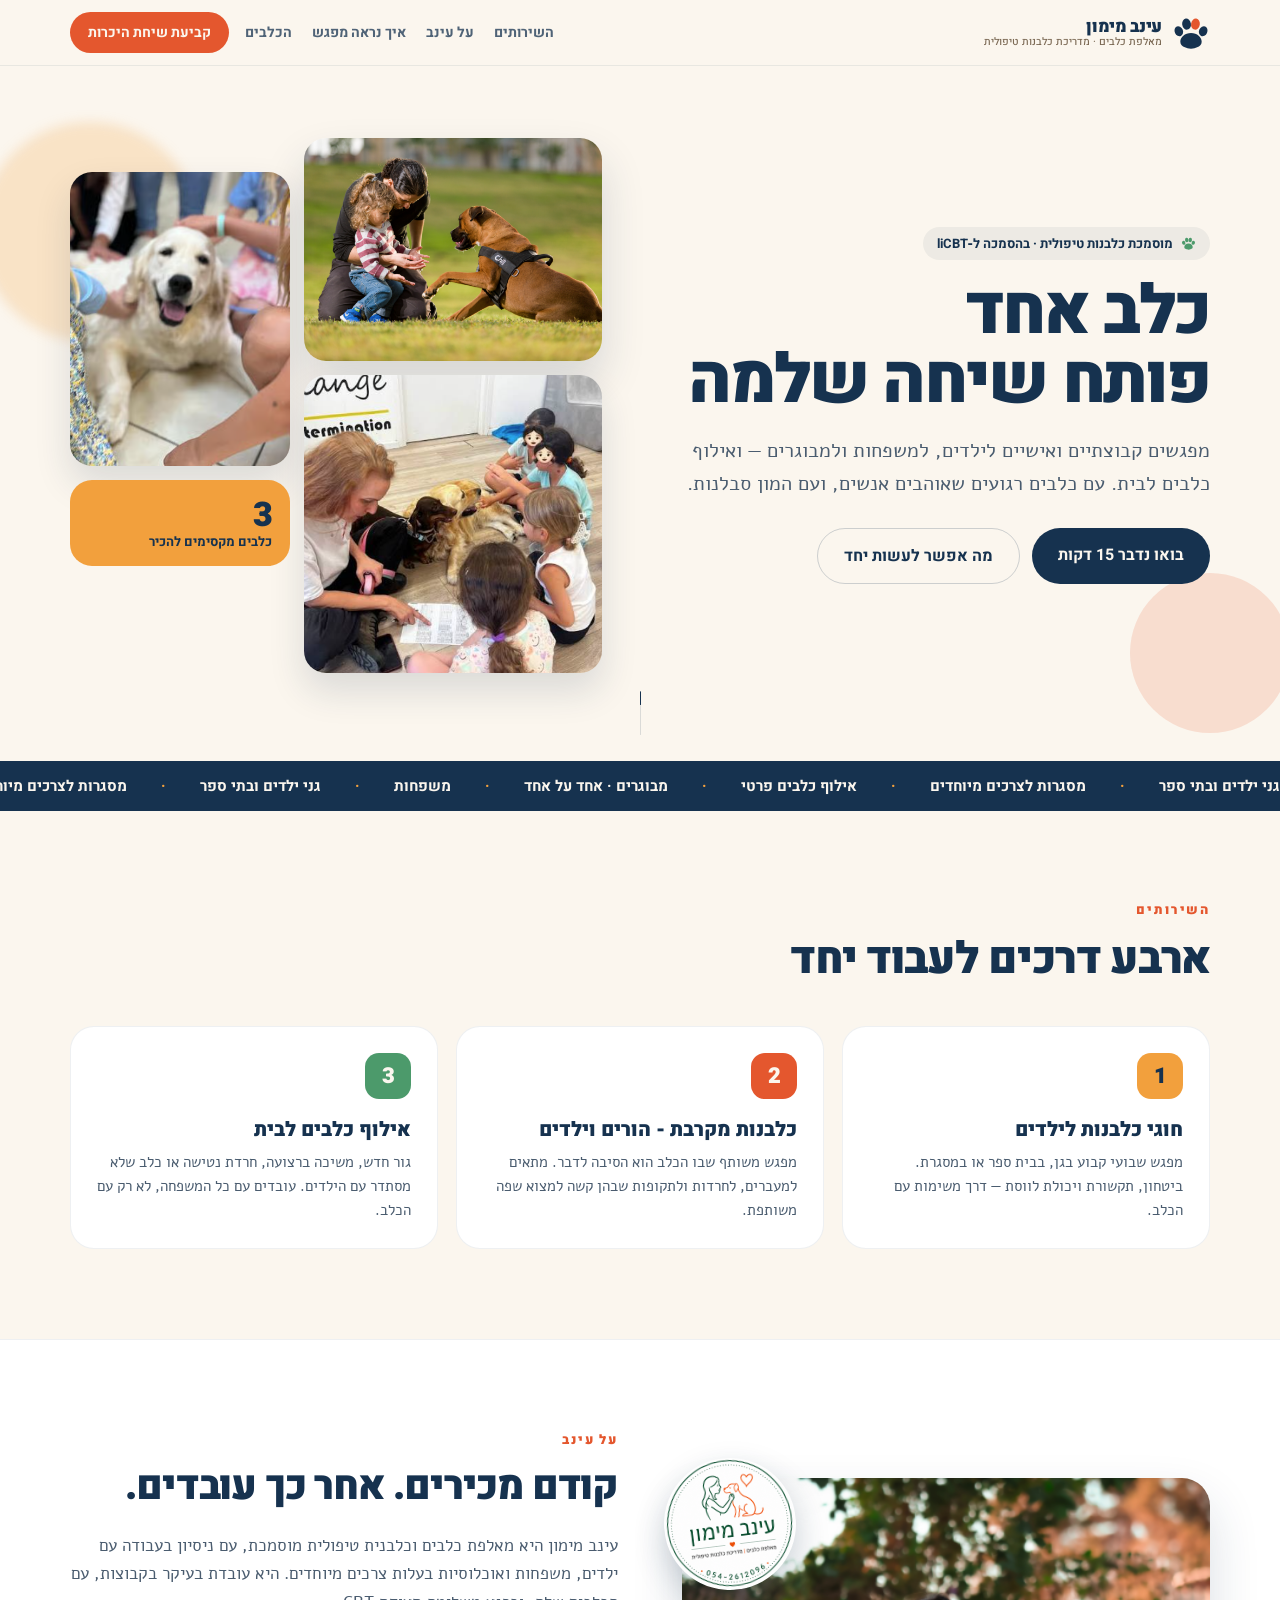
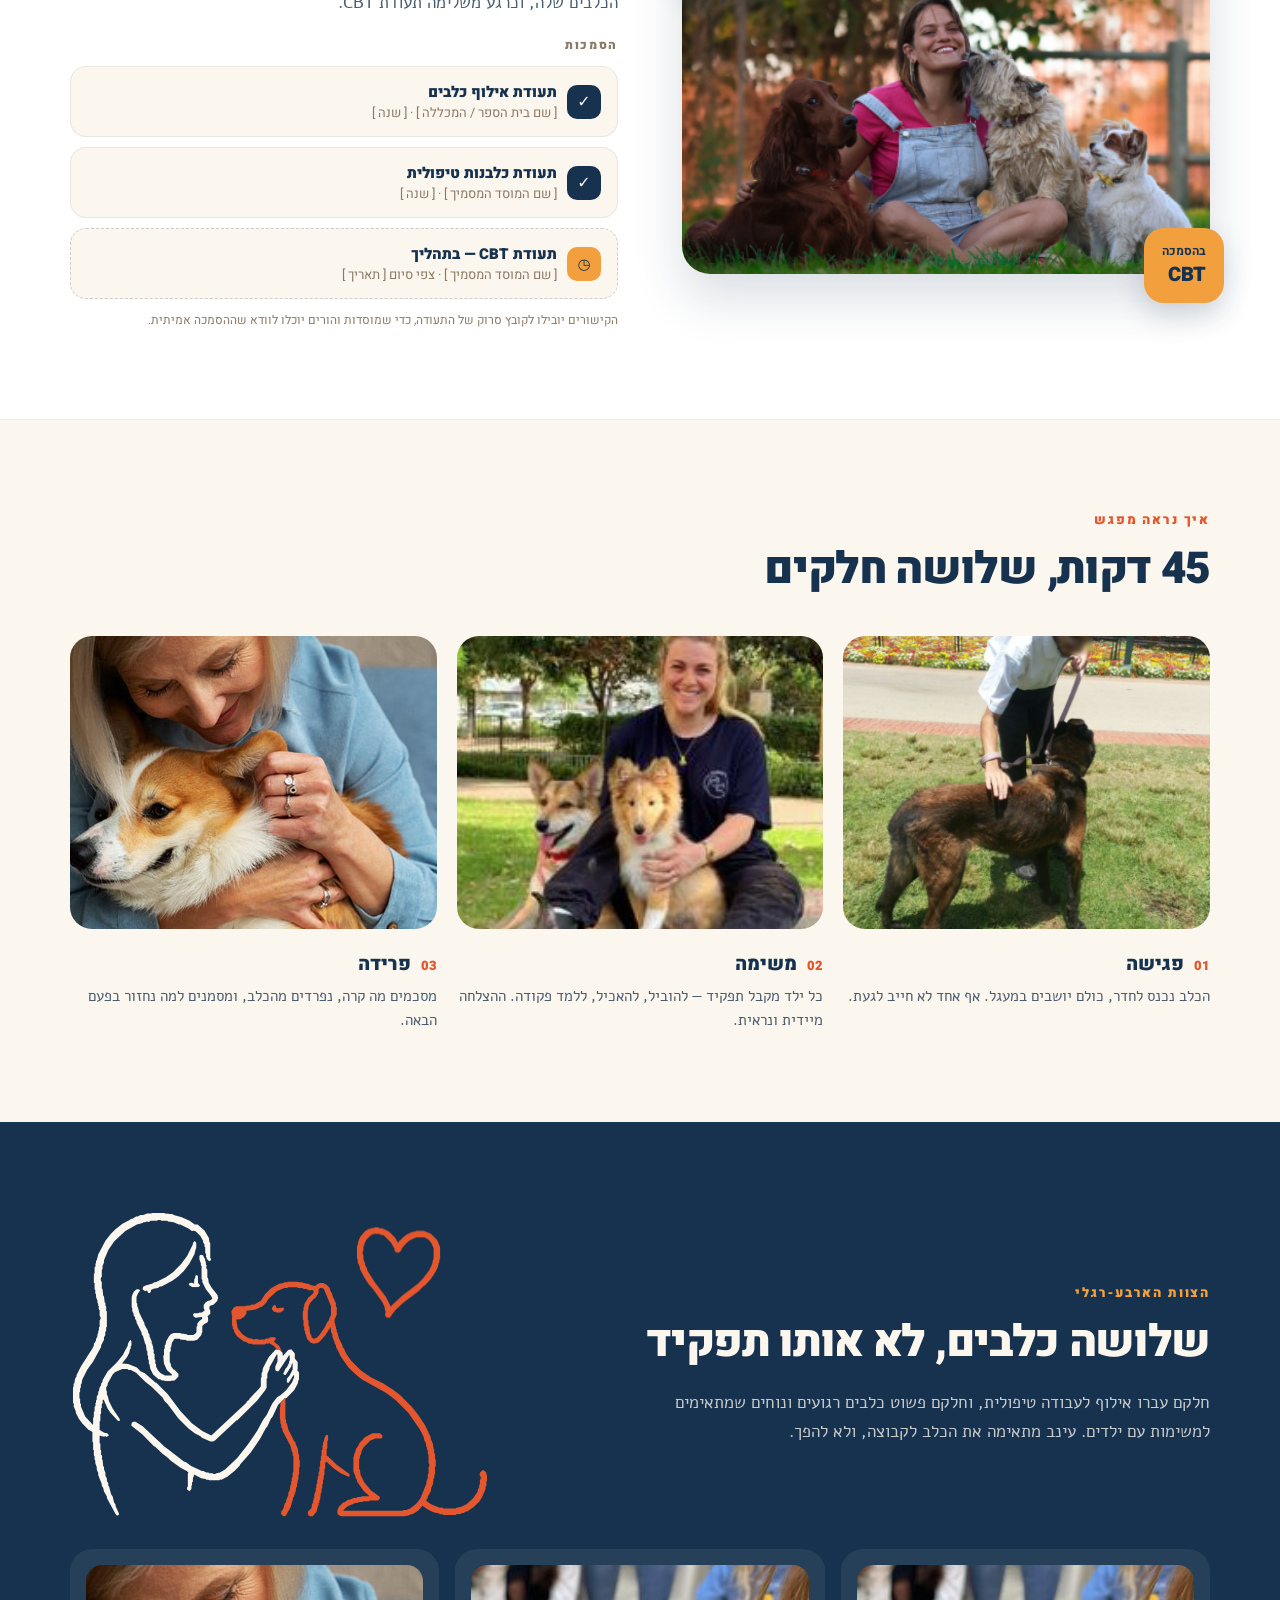
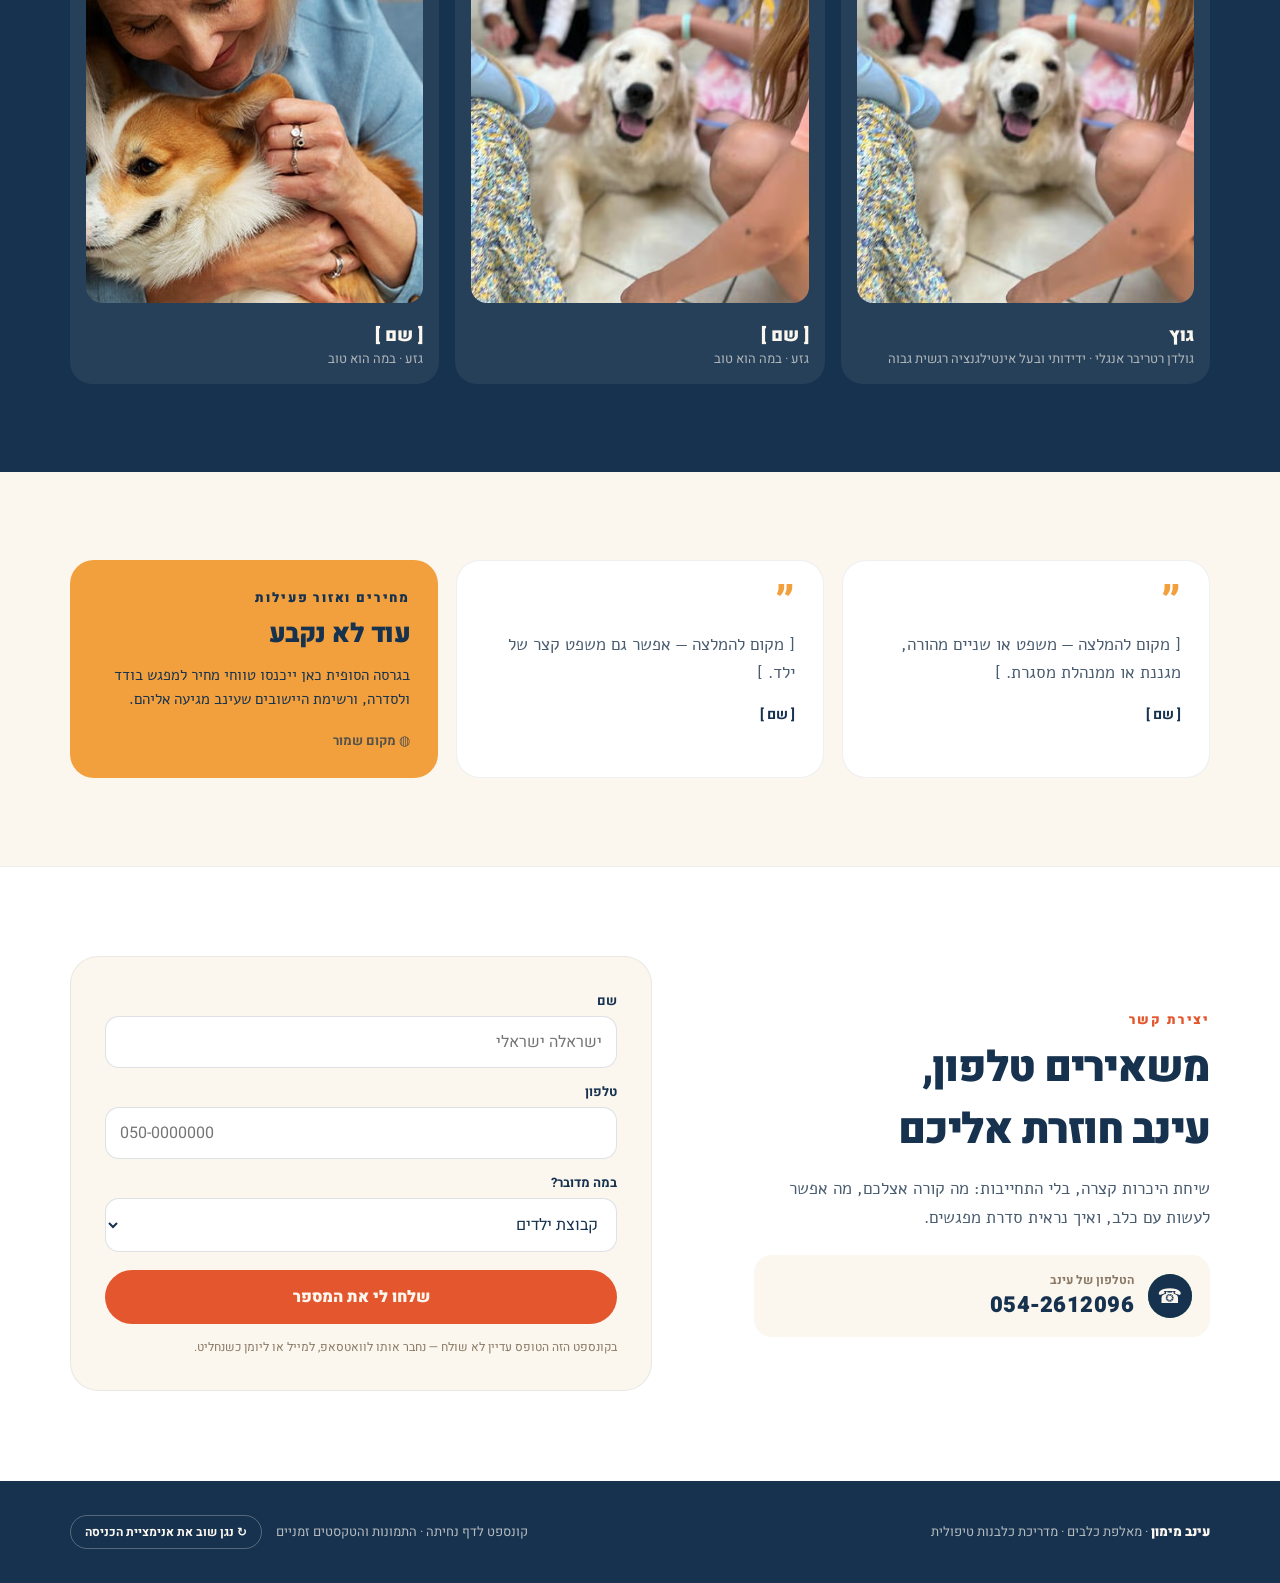
<file: index.html>
<!DOCTYPE html>
<html lang="he" dir="rtl">
<head>
<meta charset="utf-8">
<meta name="viewport" content="width=device-width, initial-scale=1">
<title>עינב מימון — כלבנות טיפולית ואילוף</title>
<!-- GitHub Pages serves the repo root, and the site lives in site/. This is the
     entry point that sends visitors there. The design prototype it used to
     point at is still in project/, kept as the reference it is. -->
<link rel="canonical" href="site/index.html">
<meta http-equiv="refresh" content="0; url=site/index.html">
<script>location.replace('site/index.html' + location.search + location.hash);</script>
<style>
  body { margin:0; min-height:100vh; display:grid; place-items:center;
         background:#FBF6EE; color:#16324F;
         font-family:'Heebo',system-ui,sans-serif; }
  a { color:#E4572E; }
</style>
</head>
<body>
<p>טוען… <a href="site/index.html">לדף הנחיתה</a></p>
</body>
</html>
</file>
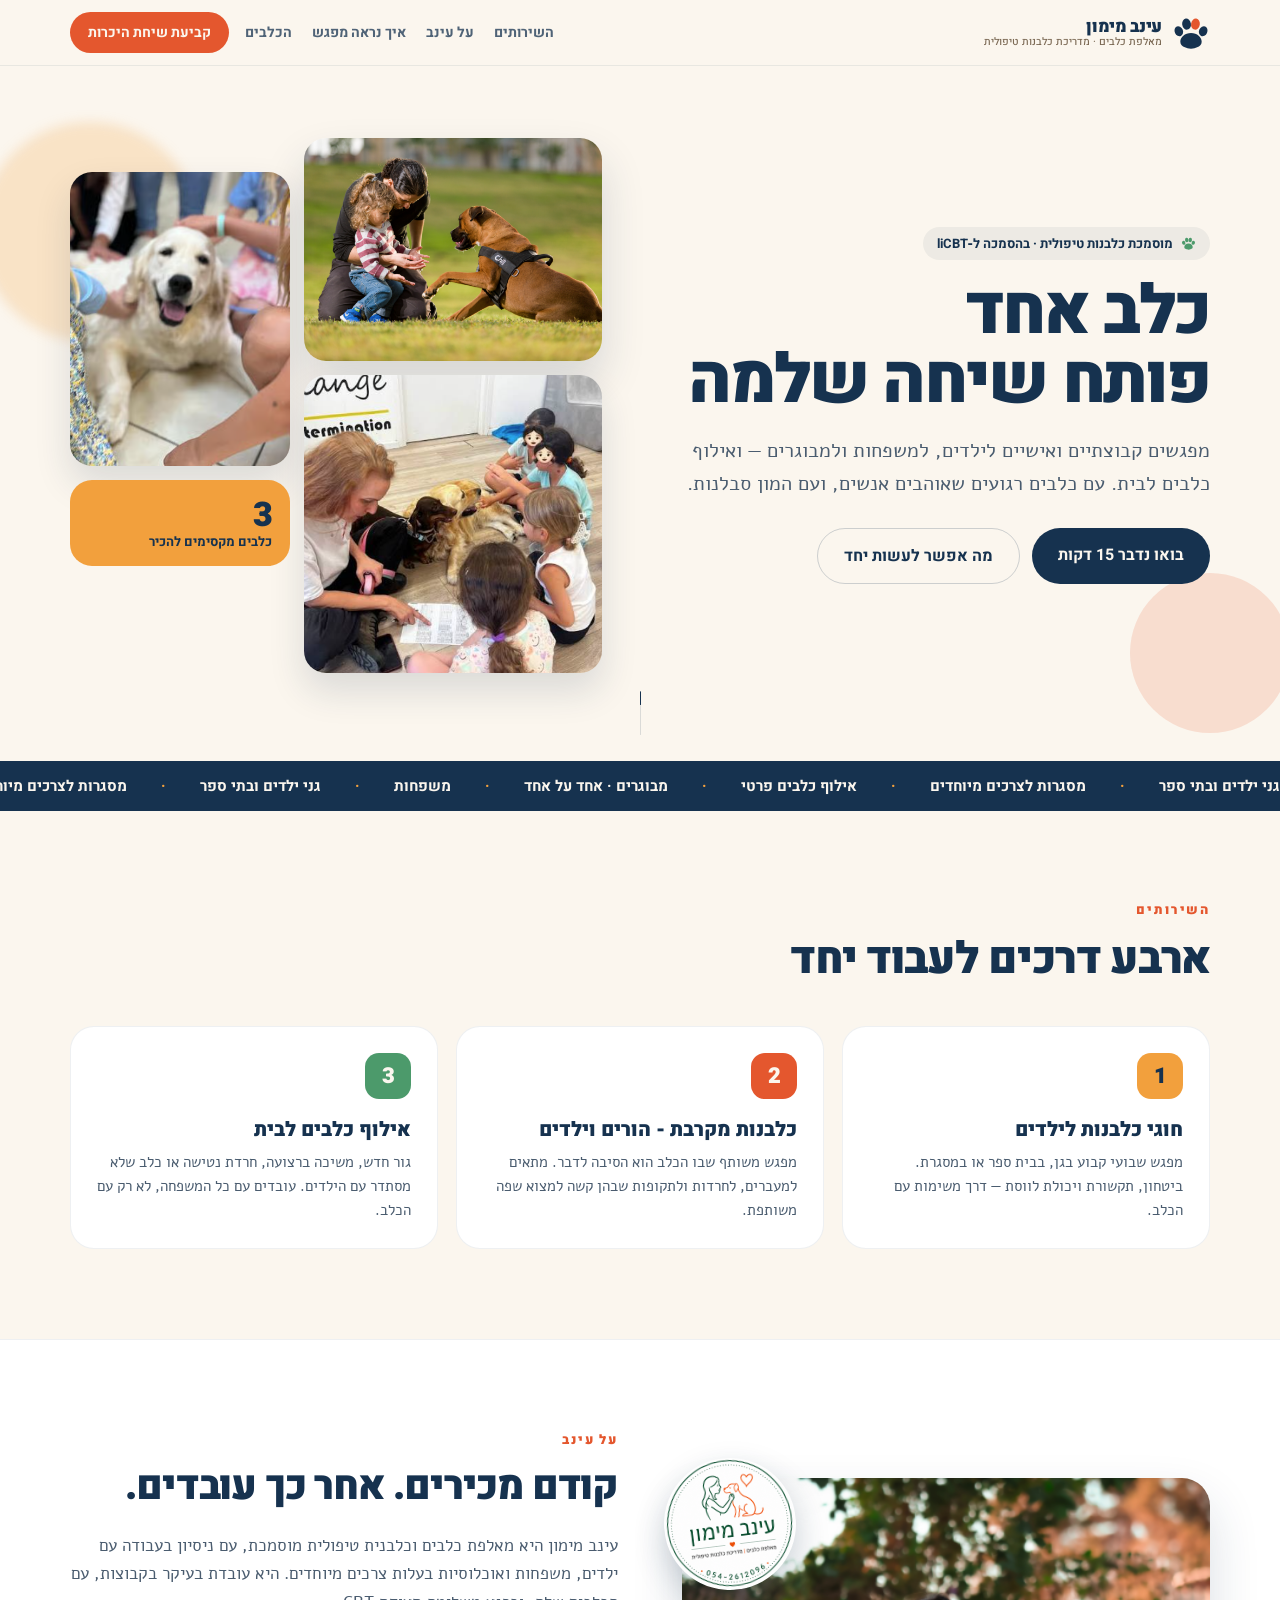
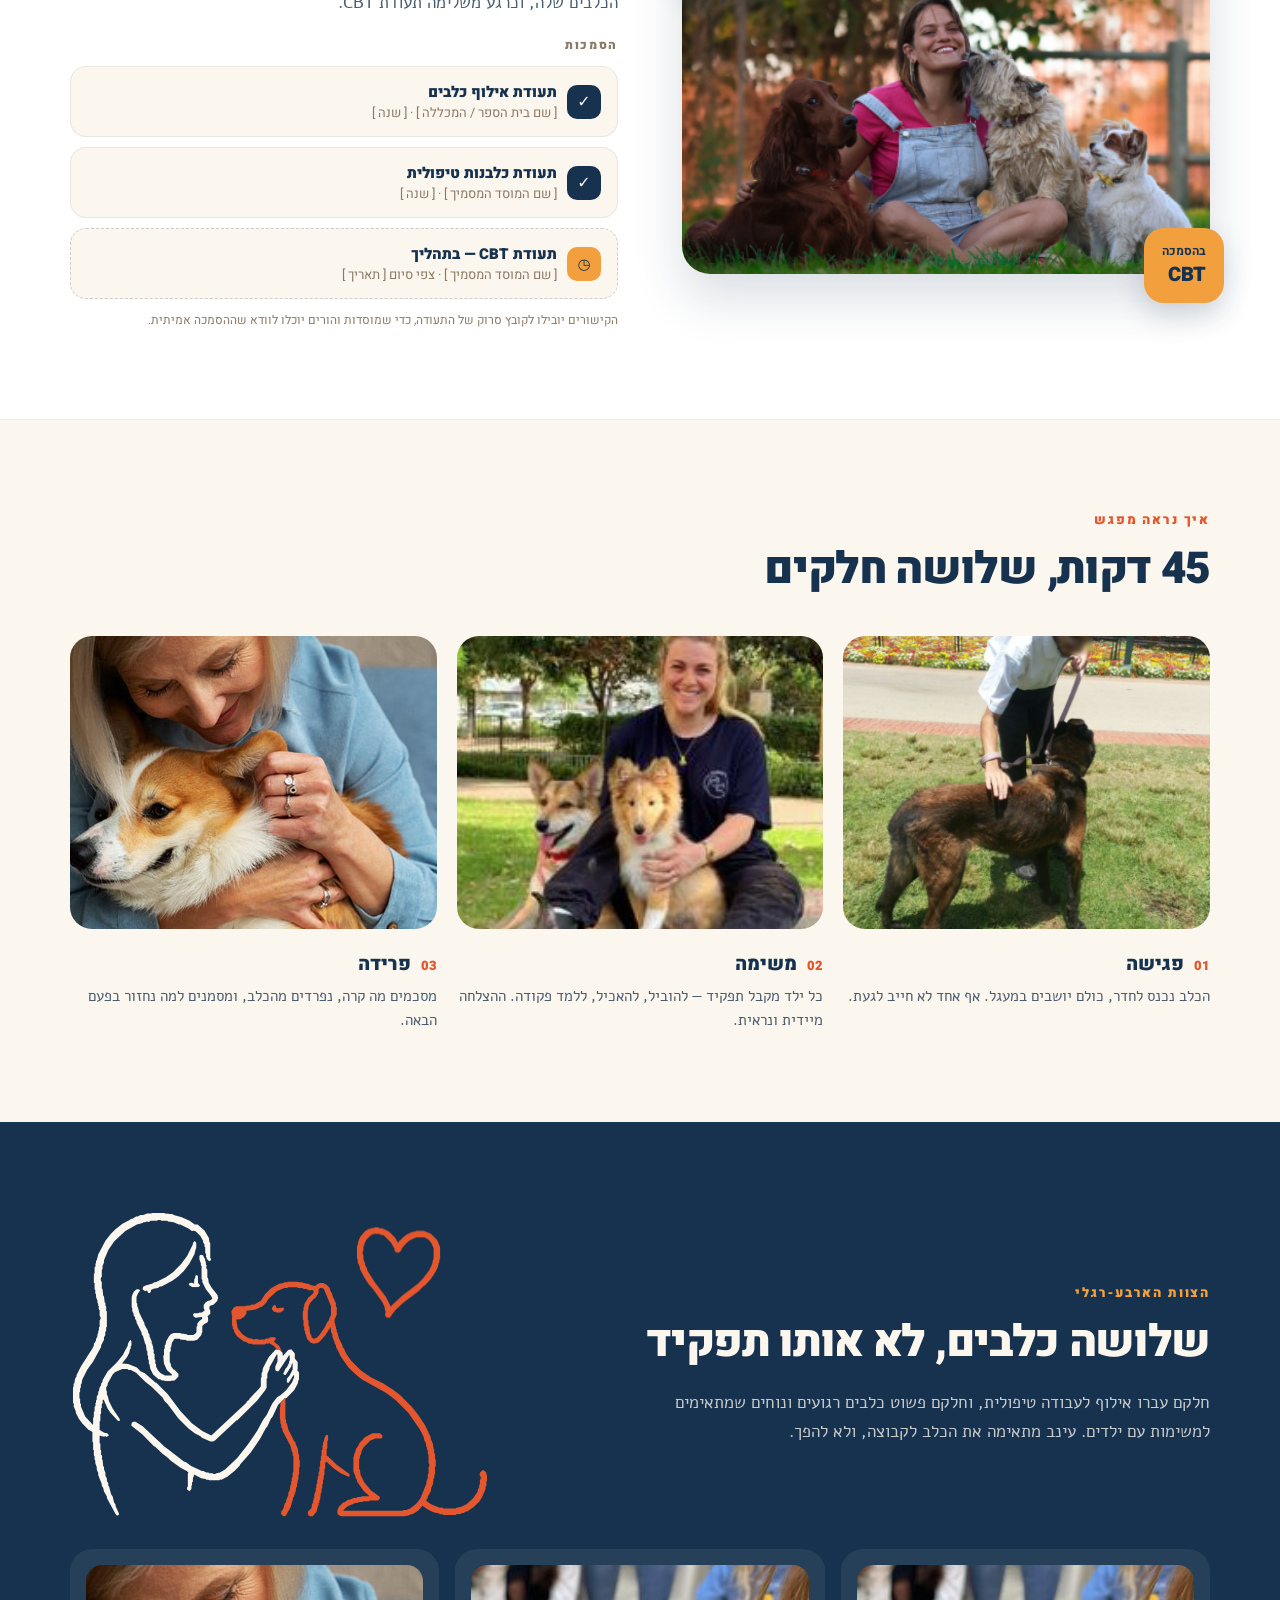
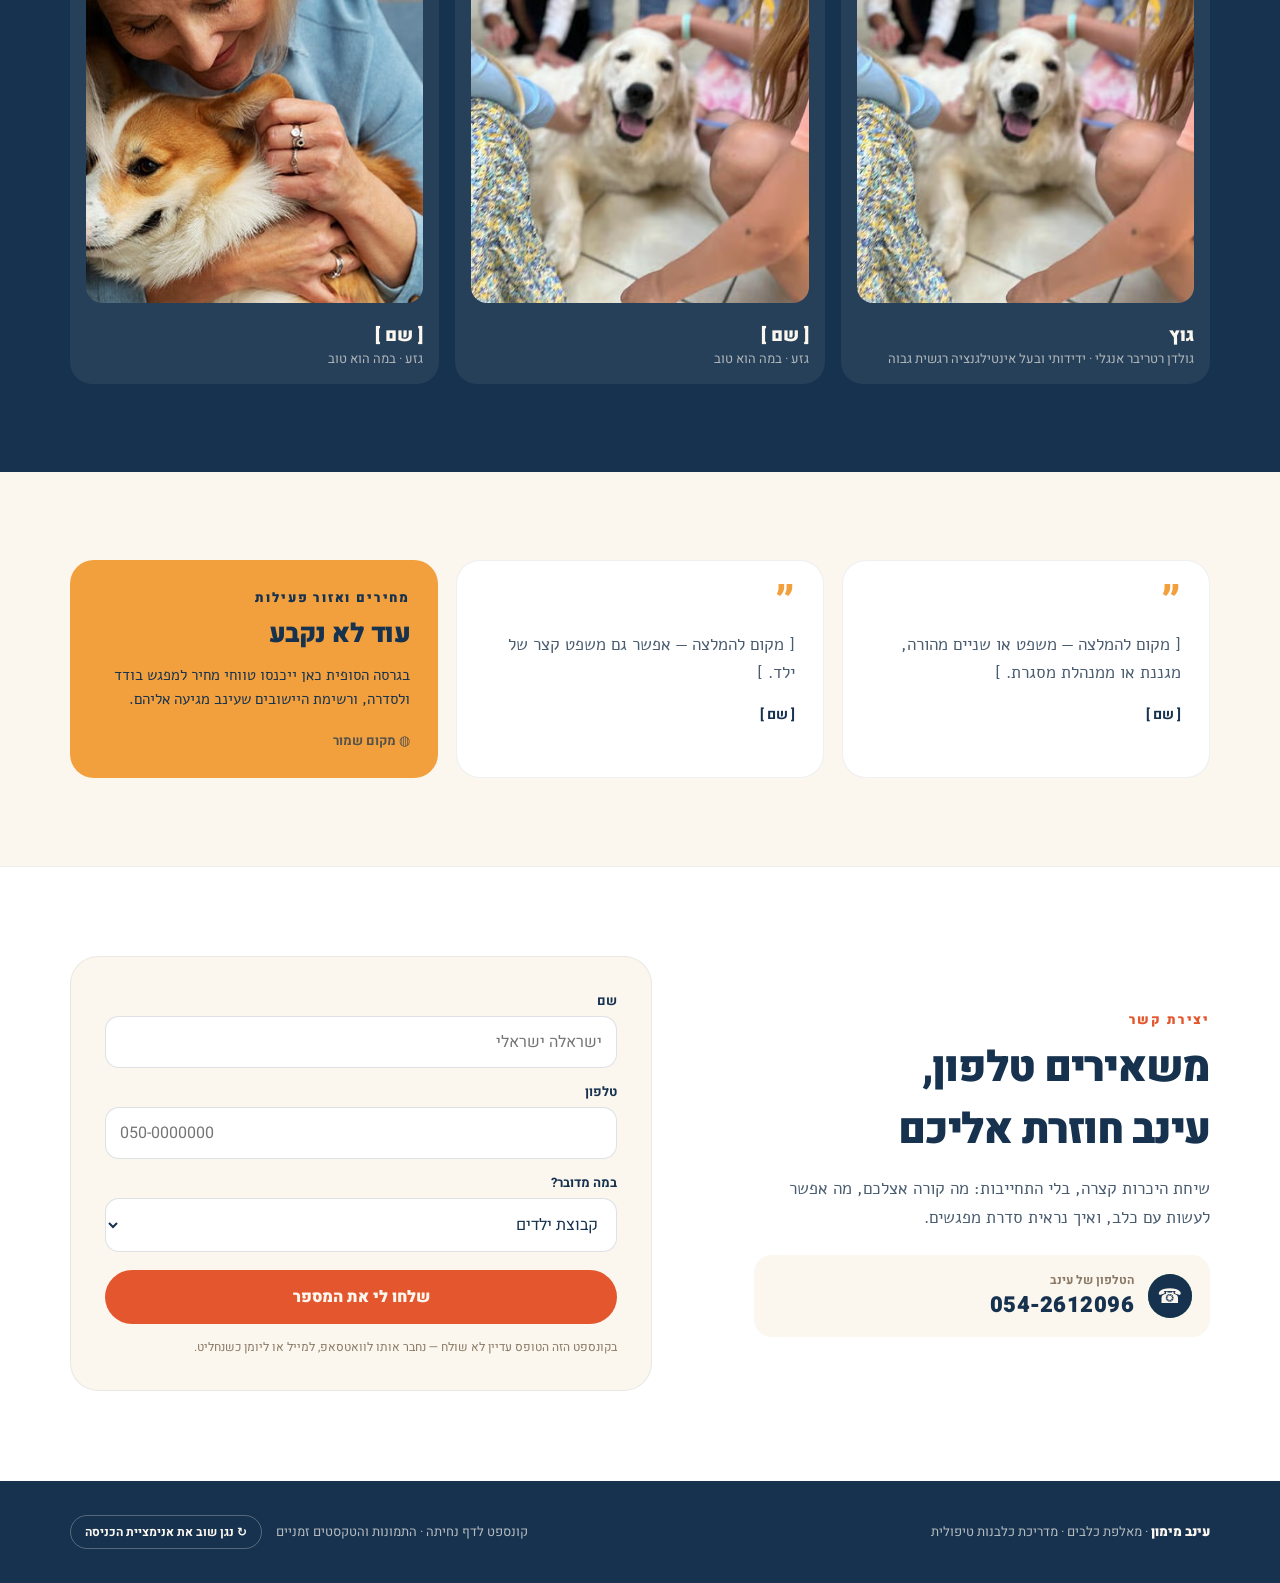
<file: site/index.html>
<!doctype html>
<html lang="he" dir="rtl">
<head>
<meta charset="utf-8">
<meta name="viewport" content="width=device-width, initial-scale=1">
<title>עינב מימון — כלבנות טיפולית ואילוף</title>
<meta name="description" content="מפגשים קבוצתיים ואישיים לילדים, למשפחות ולמבוגרים — ואילוף כלבים לבית.">
<link rel="preconnect" href="https://fonts.googleapis.com">
<link rel="preconnect" href="https://fonts.gstatic.com" crossorigin>
<link href="https://fonts.googleapis.com/css2?family=Heebo:wght@400;500;700;900&family=Alef:wght@400;700&display=swap" rel="stylesheet">
<link rel="stylesheet" href="styles.css">
</head>
<body>
<!-- Built by tools/build-site.js from project/קונספט דף נחיתה - עינב מימון.dc.html.
     Do not edit by hand: re-run the build instead. Copy comes from
     content/site.json; the Hebrew inline below is the fallback if that file
     cannot be read. -->
<div dir="rtl" class="pagewrap" style="position:relative; min-height:100svh; background:#FBF6EE; color:#16324F; overflow-x:clip;">

  <div id="splash" hidden>
    <div style="position:fixed; inset:0; z-index:200; background:#16324F; display:flex; align-items:center; justify-content:center; animation:curtainUp .7s cubic-bezier(.7,0,.2,1) 1.9s both;">
      <div style="display:flex; flex-direction:column; align-items:center; gap:16px; animation:settle .7s cubic-bezier(.7,0,.2,1) 1.9s both;">
        <svg viewBox="0 0 64 64" style="width:clamp(96px,16vw,132px); height:clamp(96px,16vw,132px);" aria-hidden="true">
          <path d="M32 32c10.5 0 18 7 18 14.6 0 4.9-3.4 8.1-7.7 9.2-3.2 .8-5.3 2.6-10.3 2.6s-7.1-1.8-10.3-2.6C17.4 54.7 14 51.5 14 46.6 14 39 21.5 32 32 32z" fill="#F2A03D" style="transform-origin:32px 46px; animation:popIn .55s cubic-bezier(.3,1.6,.5,1) .12s both;"></path>
          <ellipse cx="11.5" cy="29" rx="7" ry="8.6" transform="rotate(-24 11.5 29)" fill="#F2A03D" style="transform-origin:11.5px 29px; animation:popIn .5s cubic-bezier(.3,1.6,.5,1) .34s both;"></ellipse>
          <ellipse cx="24.5" cy="17" rx="7.4" ry="9.4" transform="rotate(-9 24.5 17)" fill="#F2A03D" style="transform-origin:24.5px 17px; animation:popIn .5s cubic-bezier(.3,1.6,.5,1) .46s both;"></ellipse>
          <ellipse cx="52.5" cy="29" rx="7" ry="8.6" transform="rotate(24 52.5 29)" fill="#F2A03D" style="transform-origin:52.5px 29px; animation:popIn .5s cubic-bezier(.3,1.6,.5,1) .58s both;"></ellipse>
          <ellipse cx="39.5" cy="17" rx="7.4" ry="9.4" transform="rotate(9 39.5 17)" fill="#E4572E" style="transform-origin:39.5px 17px; animation:popIn .6s cubic-bezier(.3,1.7,.5,1) .84s both;"></ellipse>
        </svg>
        <div style="text-align:center; color:#FBF6EE;">
          <div data-k="splash.name" style="font-size:clamp(24px,4vw,34px); font-weight:900; letter-spacing:-.03em; animation:riseIn .6s cubic-bezier(.2,.8,.2,1) 1.1s both;">עינב מימון</div>
          <div data-k="splash.tagline" style="font-size:12px; font-weight:500; letter-spacing:.14em; color:rgba(251,246,238,.7); animation:riseIn .6s cubic-bezier(.2,.8,.2,1) 1.3s both;">כלבנות טיפולית ואילוף</div>
        </div>
      </div>
    </div>
  </div>

  <header style="position:sticky; top:0; z-index:50; backdrop-filter:blur(10px); background:rgba(251,246,238,.85); border-bottom:1px solid rgba(22,50,79,.08);">
    <div class="hdr-inner" style="max-width:1140px; margin:0 auto; padding:12px 20px; display:flex; align-items:center; gap:16px;">
      <div style="display:flex; align-items:center; gap:10px; flex:1; min-width:0;">
        <svg viewBox="0 0 64 64" style="width:38px; height:38px; flex:none;" aria-hidden="true">
          <g fill="#16324F">
            <path d="M32 32c10.5 0 18 7 18 14.6 0 4.9-3.4 8.1-7.7 9.2-3.2 .8-5.3 2.6-10.3 2.6s-7.1-1.8-10.3-2.6C17.4 54.7 14 51.5 14 46.6 14 39 21.5 32 32 32z"></path>
            <ellipse cx="11.5" cy="29" rx="7" ry="8.6" transform="rotate(-24 11.5 29)"></ellipse>
            <ellipse cx="24.5" cy="17" rx="7.4" ry="9.4" transform="rotate(-9 24.5 17)"></ellipse>
            <ellipse cx="39.5" cy="17" rx="7.4" ry="9.4" transform="rotate(9 39.5 17)" fill="#E4572E"></ellipse>
            <ellipse cx="52.5" cy="29" rx="7" ry="8.6" transform="rotate(24 52.5 29)"></ellipse>
          </g>
        </svg>
        <div style="line-height:1.05; min-width:0;">
          <div data-k="brand.name" style="font-weight:900; font-size:17px; letter-spacing:-.02em;">עינב מימון</div>
          <!-- Her own wording, taken verbatim from the sticker logo. Slightly
               smaller than the name so the longer phrase still clears the nav
               on a laptop; it ellipsises rather than wraps on narrow screens. -->
          <div data-k="brand.role" style="font-size:10.5px; font-weight:500; color:#7C6A55; white-space:nowrap; overflow:hidden; text-overflow:ellipsis;">מאלפת כלבים · מדריכת כלבנות טיפולית</div>
        </div>
      </div>
      <nav class="navlinks">
        <a href="#services" data-k="nav.services">השירותים</a>
        <a href="#about" data-k="nav.about">על עינב</a>
        <a href="#session" data-k="nav.session">איך נראה מפגש</a>
        <a href="#dogs" data-k="nav.dogs">הכלבים</a>
      </nav>
      <button class="lang-btn" id="langBtn" type="button" style="border:1.5px solid rgba(22,50,79,.18); background:transparent; color:#16324F; font-family:inherit; font-weight:700; font-size:13px; padding:7px 12px; border-radius:99px; cursor:pointer;" data-x="hover-1"></button>
      <a href="#contact" class="hdr-cta" data-k="nav.cta" style="background:#E4572E; color:#FBF6EE; font-weight:700; font-size:14px; padding:10px 18px; border-radius:99px; white-space:nowrap;" data-x="hover-2">קביעת שיחת היכרות</a>
      <button class="mnav-btn" data-open="0" aria-expanded="false" aria-label="תפריט" id="menuBtn" type="button"><span></span></button>
    </div>
  </header>

  <!-- Mobile section menu. Lives outside the header so the header's blur and
       border stay on top of it while it slides out from underneath. -->
  <div class="msheet" data-open="0">
    <nav>
      <a href="#services" data-k="nav.services">השירותים</a>
      <a href="#about" data-k="nav.about">על עינב</a>
      <a href="#session" data-k="nav.session">איך נראה מפגש</a>
      <a href="#dogs" data-k="nav.dogs">הכלבים</a>
      <a href="#contact" class="is-cta" data-k="nav.cta">קביעת שיחת היכרות</a>
    </nav>
  </div>

  <section class="gut" data-story="alert" style="position:relative; max-width:1140px; margin:0 auto; padding:clamp(32px,6vw,72px) 20px clamp(40px,7vw,88px); display:flex; flex-wrap:wrap; gap:clamp(28px,5vw,56px); align-items:center;">
    <div class="hero-blob" style="position:absolute; top:8%; left:-70px; width:220px; height:220px; border-radius:50%; background:rgba(242,160,61,.22); filter:blur(6px); animation:floatY 9s ease-in-out infinite;"></div>
    <div class="hero-blob" style="position:absolute; bottom:4%; right:-60px; width:160px; height:160px; border-radius:50%; background:rgba(228,87,46,.16); animation:floatY 7s ease-in-out infinite .8s;"></div>

    <div style="flex:1 1 380px; min-width:0; position:relative; z-index:2;">
      <div style="display:inline-flex; align-items:center; gap:8px; background:rgba(22,50,79,.06); padding:7px 14px; border-radius:99px; font-size:13px; font-weight:700; animation:riseIn .7s both;">
        <!-- Kept monochrome on purpose: the coral fourth toe is the logo's
             own device for the person, and reusing it here would spend that
             meaning on a status indicator. -->
        <svg viewBox="0 0 64 64" style="width:15px; height:15px; flex:none;" aria-hidden="true">
          <g fill="#4C9A6B">
            <path d="M32 32c10.5 0 18 7 18 14.6 0 4.9-3.4 8.1-7.7 9.2-3.2 .8-5.3 2.6-10.3 2.6s-7.1-1.8-10.3-2.6C17.4 54.7 14 51.5 14 46.6 14 39 21.5 32 32 32z"></path>
            <ellipse cx="11.5" cy="29" rx="7" ry="8.6" transform="rotate(-24 11.5 29)"></ellipse>
            <ellipse cx="24.5" cy="17" rx="7.4" ry="9.4" transform="rotate(-9 24.5 17)"></ellipse>
            <ellipse cx="39.5" cy="17" rx="7.4" ry="9.4" transform="rotate(9 39.5 17)"></ellipse>
            <ellipse cx="52.5" cy="29" rx="7" ry="8.6" transform="rotate(24 52.5 29)"></ellipse>
          </g>
        </svg>
        <span data-k="hero.eyebrow">מוסמכת כלבנות טיפולית · בהסמכה ל‑CBT</span>
      </div>
      <h1 class="hero-h1" data-k="hero.title" style="font-size:clamp(38px,6.4vw,68px); line-height:1.02; letter-spacing:-.035em; font-weight:900; margin:18px 0 0; white-space:pre-line; animation:riseIn .7s .08s both;">כלב אחד
פותח שיחה שלמה</h1>
      <p data-k="hero.body" style="font-family:'Alef',serif; font-size:clamp(16px,2vw,20px); line-height:1.65; color:#4A5C6F; max-width:30em; margin:18px 0 0; text-wrap:pretty; animation:riseIn .7s .16s both;">מפגשים קבוצתיים ואישיים לילדים, למשפחות ולמבוגרים — ואילוף כלבים לבית. עם כלבים רגועים שאוהבים אנשים, ועם המון סבלנות.</p>
      <div style="display:flex; flex-wrap:wrap; gap:12px; margin-top:28px; animation:riseIn .7s .24s both;">
        <a href="#contact" class="hero-cta" data-k="hero.ctaPrimary" style="background:#16324F; color:#FBF6EE; font-weight:700; font-size:16px; padding:15px 26px; border-radius:99px;" data-x="hover-3">בואו נדבר 15 דקות</a>
        <a href="#services" class="hero-cta" data-k="hero.ctaSecondary" style="border:1.5px solid rgba(22,50,79,.2); color:#16324F; font-weight:700; font-size:16px; padding:15px 26px; border-radius:99px;" data-x="hover-4">מה אפשר לעשות יחד</a>
      </div>
    </div>

    <div class="hero-art" style="flex:1 1 360px; min-width:0; position:relative; z-index:2; display:flex; gap:14px; align-items:flex-start;">
      <div class="hero-col-a" style="flex:1.35; display:flex; flex-direction:column; gap:14px;">
        <img data-m="hero.photo1" class="hero-p1 hero-shot" src="../uploads/photos-1789298673081-6u2m.png" alt="" style="width:100%; aspect-ratio:4/3; object-fit:cover; border-radius:22px; box-shadow:0 22px 44px rgba(22,50,79,.16); animation:floatY 8s ease-in-out infinite;" />
        <img data-m="hero.photo2" class="hero-p2 hero-shot" src="../uploads/photos-1789298673063-8ygv.png" alt="" style="width:100%; aspect-ratio:1/1; object-fit:cover; border-radius:22px; box-shadow:0 18px 36px rgba(22,50,79,.14); animation:floatY 8s ease-in-out infinite 1.6s;" />
      </div>
      <div class="hero-col-b" style="flex:1; display:flex; flex-direction:column; gap:14px; padding-top:34px;">
        <img data-m="hero.photo3" class="hero-p3 hero-shot" src="../uploads/photos-1789298673084-j1na.png" alt="" style="width:100%; aspect-ratio:3/4; object-fit:cover; border-radius:22px; box-shadow:0 18px 36px rgba(22,50,79,.14); animation:floatY 9s ease-in-out infinite .7s;" />
        <div class="hero-stat" style="background:#F2A03D; border-radius:22px; padding:16px 18px; line-height:1.15; animation:floatY 9s ease-in-out infinite 2.2s;">
          <div data-auto="dogCount" style="font-size:34px; font-weight:900; letter-spacing:-.03em;">3</div>
          <div data-k="hero.statLabel" style="font-size:13px; font-weight:700;">כלבים מקסימים להכיר</div>
        </div>
      </div>
    </div>

    <a href="#services" class="scrollcue" data-hide="0" aria-label="גללו למטה">
      <span class="cue-track"></span>
    </a>
  </section>

  <!-- The strip and the drawing that stands on it, in one relative box. The
       wrapper carries no overflow of its own — the strip below still clips its
       own scrolling text — so the drawing can sit outside it, above the navy. -->
  <div class="marqzone">
  <div class="is-dark no-trail" style="position:relative; z-index:45; background:#16324F; color:#FBF6EE; overflow:hidden; padding:14px 0;">
    <div style="display:flex; width:max-content; animation:marquee 26s linear infinite;">
      <div data-list="marquee" style="display:flex; gap:34px; padding-left:34px; font-weight:700; font-size:15px; white-space:nowrap;">
        <span data-f="text">גני ילדים ובתי ספר</span><span style="color:#F2A03D;">·</span>
        <span data-f="text">מסגרות לצרכים מיוחדים</span><span style="color:#F2A03D;">·</span>
        <span data-f="text">בתי אבות ודיור מוגן</span><span style="color:#F2A03D;">·</span>
        <span data-f="text">משפחות</span><span style="color:#F2A03D;">·</span>
        <span data-f="text">מבוגרים · אחד על אחד</span><span style="color:#F2A03D;">·</span>
        <span data-f="text">אילוף כלבים פרטי</span><span style="color:#F2A03D;">·</span>
      </div>
      <div data-list="marquee:alt" style="display:flex; gap:34px; padding-left:34px; font-weight:700; font-size:15px; white-space:nowrap;" aria-hidden="true">
        <span data-f="text">גני ילדים ובתי ספר</span><span style="color:#F2A03D;">·</span>
        <span data-f="text">מסגרות לצרכים מיוחדים</span><span style="color:#F2A03D;">·</span>
        <span data-f="text">בתי אבות ודיור מוגן</span><span style="color:#F2A03D;">·</span>
        <span data-f="text">משפחות</span><span style="color:#F2A03D;">·</span>
        <span data-f="text">מבוגרים · אחד על אחד</span><span style="color:#F2A03D;">·</span>
        <span data-f="text">אילוף כלבים פרטי</span><span style="color:#F2A03D;">·</span>
      </div>
    </div>
  </div>
    <!-- Einav's own drawing, vectorised from her logo, in the slot the drawn
         mascot used to occupy. Inlined rather than <img> because each of the
         three layers is coloured and timed separately. -->
    <div class="cornerfig drawfig" data-side="left" aria-hidden="true">
      <svg viewBox="0 0 581 428" aria-hidden="true">
        <g class="fig-woman">
          <path style="--i:0" d="M 113.5 4 L 130.5 4 L 131.5 5 L 142.5 6 L 143.5 7 L 154.5 10 L 165.5 15 L 172.5 20 L 176.5 20 L 186 28.5 L 192 38.5 L 193 44.5 L 194 45.5 L 194 66.5 Q 195.5 67 195 69.5 L 192.5 71 L 189 67.5 Q 189.5 65 188 64.5 Q 189 60.5 187 59.5 L 187 51.5 L 186 50.5 L 186 47.5 L 184 44.5 L 184 42.5 Q 180.8 34.8 174.5 30 Q 172.7 28.3 168.5 29 L 164.5 26 L 152.5 20 L 150.5 20 L 143.5 17 L 135.5 16 L 134.5 15 L 126.5 15 Q 125.5 13 121.5 14 L 120.5 15 L 111.5 15 Q 110.3 17.3 105.5 16 L 104.5 17 L 101.5 17 L 100.5 18 L 92.5 20 L 76.5 29 L 61 43.5 L 53 55.5 L 47 69.5 L 47 72.5 L 45 77.5 L 45 81.5 L 44 82.5 L 44 92.5 Q 41.7 93.8 43 98.5 L 44 99.5 L 44 108.5 L 45 109.5 L 46 118.5 L 47 119.5 L 48 127.5 L 49 128.5 L 49 132.5 L 50 133.5 L 50 139.5 L 51 140.5 L 51 161.5 L 50 162.5 L 50 167.5 Q 48 168.5 49 172.5 L 47 176.5 L 47 179.5 L 43 187.5 L 43 189.5 L 32 209.5 L 24 220.5 L 17 234.5 L 16 240.5 L 15 241.5 L 15 245.5 L 14 246.5 L 14 251.5 L 13 252.5 L 13 260.5 L 14 261.5 L 14 267.5 Q 15.8 268.3 15 271.5 L 21 285.5 L 31.5 297 L 32 296.5 L 32 287.5 L 33 286.5 L 33 279.5 L 34 278.5 L 34 272.5 Q 36 271.5 35 267.5 L 36 266.5 L 36 263.5 L 37 262.5 L 37 258.5 L 39 254.5 L 39 251.5 L 40 250.5 L 41 245.5 L 43 242.5 L 43 240.5 L 45 237.5 L 45 235.5 L 52 223.5 L 65 210.5 L 73 200.5 L 80 187.5 L 80 185.5 L 82 181.5 L 83.5 180 L 85 181.5 L 85 187.5 L 84 188.5 L 84 191.5 L 83 192.5 L 82 197.5 L 79 203.5 L 72 212.5 L 80.5 213 L 92.5 218 L 97.5 223 L 103.5 226 L 118.5 239 L 119.5 239 L 135 254.5 L 153 278.5 L 168.5 295 L 183.5 306 L 195.5 312 L 244 266.5 L 244.5 265 L 248 262.5 L 248 261.5 L 263 245.5 L 264 243.5 L 264 232.5 L 265 231.5 L 265 225.5 L 266 224.5 L 267 218.5 L 275 203.5 L 284.5 193 L 289.5 193 L 294 197.5 L 294.5 202 L 301.5 194 Q 303 192.5 306.5 193 L 311 198.5 L 311 205.5 L 315 210.5 L 315 220.5 L 314 221.5 L 316 223.5 L 317 225.5 L 317 234.5 L 316 235.5 L 315 240.5 L 310 249.5 L 299.5 260 L 297.5 260 L 288 269.5 L 280 286.5 L 278 288.5 L 273 299.5 L 271 301.5 L 263 316.5 L 250 335.5 L 235 352.5 L 235 353.5 L 227.5 361 L 217.5 369 L 209.5 373 Q 207 372.5 206.5 374 L 192.5 374 L 191.5 373 L 188.5 373 L 187.5 372 L 181.5 371 L 171.5 366 L 171 369.5 L 170 370.5 L 170 375.5 Q 168 376.5 169 380.5 L 168 381.5 L 168 385.5 L 165.5 389 L 162 386.5 Q 161.3 383.3 163 382.5 L 163 364.5 L 164 363.5 L 161.5 361 L 153.5 357 L 139.5 347 L 134.5 342 L 127.5 337 L 117.5 327 L 116.5 327 L 99.5 310 L 85 298.5 Q 84.3 293.8 87.5 293 L 90.5 293 L 100.5 299 L 130.5 327 L 157.5 348 L 160.5 349 L 167.5 354 L 182.5 361 L 184.5 361 L 188.5 363 L 191.5 363 L 192.5 364 L 197.5 364 Q 198.3 365.8 201.5 365 L 202.5 364 L 207.5 363 L 214.5 359 L 231 343.5 L 246 324.5 L 259 305.5 L 267 290.5 L 272 283.5 L 280 267.5 L 286.5 259 L 291.5 256 L 299 249.5 L 307 238.5 L 310 231.5 L 310 228.5 L 309 228.5 L 302.5 239 L 300 238.5 L 300 233.5 L 304 228.5 L 308 220.5 L 308 212.5 L 307 212.5 L 306 216.5 L 298.5 228 Q 295.5 228.5 295 226.5 L 298 219.5 L 300 217.5 L 303 211.5 Q 302.5 209 304 208.5 L 304 201.5 Q 303 200 302 202.5 L 288.5 223 Q 284.8 223.8 284 221.5 L 284 216.5 L 287 209.5 L 287 200.5 Q 286 199 285 201.5 L 276 217.5 L 276 219.5 L 273 226.5 L 273 232.5 L 272 233.5 L 272 245.5 L 270 249.5 L 259 263.5 L 231.5 291 L 230.5 291 L 200.5 319 Q 198.3 320.8 193.5 320 L 182.5 315 L 180.5 313 L 172.5 309 L 163.5 302 L 150 288.5 L 135 268.5 L 131 264.5 L 128 259.5 L 112.5 244 L 104.5 238 L 91.5 225 L 83.5 221 Q 80.3 221.8 79.5 220 L 72.5 220 L 62.5 224 L 59 227.5 L 52 240.5 L 52 242.5 L 50 245.5 L 50 249.5 L 51 250.5 L 51 255.5 L 52 256.5 L 54 264.5 L 59 274.5 L 69 289.5 L 69 291.5 L 66.5 292 L 56 280.5 L 52 274.5 L 46.5 262 L 45 263.5 Q 46 267.5 44 268.5 L 44 273.5 L 43 274.5 L 43 281.5 L 42 282.5 L 42 291.5 L 41 292.5 L 41 304.5 L 47.5 308 L 51.5 309 L 54 311.5 L 50.5 314 L 49.5 313 Q 44 314 41.5 312 L 41 312.5 L 41 322.5 L 42 323.5 L 42 331.5 L 43 332.5 L 43 338.5 Q 45.3 339.7 44 344.5 L 45 345.5 L 46 354.5 L 47 355.5 L 47 358.5 L 49 363.5 L 49 367.5 L 51 371.5 L 51 374.5 L 53 378.5 L 53 381.5 L 54 382.5 L 57 393.5 L 59 396.5 L 61 404.5 L 63 407.5 L 63 409.5 L 68 420.5 Q 65.5 425.5 63 420.5 L 51 398.5 L 51 396.5 L 47 389.5 L 46 384.5 L 44 381.5 L 44 379.5 L 39 366.5 L 39 363.5 L 37 359.5 L 37 355.5 L 35 350.5 L 35 346.5 L 34 345.5 L 34 340.5 L 33 339.5 L 33 332.5 L 32 331.5 L 32 321.5 L 31 320.5 L 31 307.5 L 29.5 306 L 25.5 304 L 17 295.5 L 12 288.5 L 8 280.5 L 8 278.5 L 5 271.5 Q 6 267.5 4 266.5 L 4 245.5 L 5 244.5 L 5 240.5 L 6 239.5 L 7 233.5 L 9 230.5 L 9 228.5 L 15 216.5 L 31 191.5 L 33 187.5 L 33 185.5 L 36 180.5 L 36 178.5 L 38 174.5 L 38 171.5 L 39 170.5 L 39 167.5 L 40 166.5 L 40 162.5 L 41 161.5 L 41 152.5 Q 43 151.5 42 147.5 L 41 146.5 L 41 138.5 Q 39 137.5 40 133.5 L 39 132.5 L 39 129.5 L 38 128.5 L 38 125.5 L 36 120.5 L 36 116.5 L 35 115.5 L 35 110.5 L 34 109.5 L 34 101.5 L 33 100.5 L 33 88.5 L 34 87.5 L 34 79.5 Q 36 78.5 35 74.5 L 36 73.5 L 36 70.5 L 37 69.5 L 39 61.5 L 49 42.5 L 56 33.5 L 62.5 27 L 72.5 19 L 82.5 14 L 84.5 12 L 86.5 12 L 91.5 9 L 93.5 9 L 97.5 7 L 101.5 7 L 106.5 5 L 112.5 5 L 113.5 4 Z "/>
          <path style="--i:1" d="M 172.5 43 L 175 45.5 L 175 52.5 L 174 53.5 L 172 61.5 L 165 74.5 Q 158.6 84.6 149.5 92 L 141.5 98 L 126.5 106 L 124.5 106 L 121.5 108 L 115.5 109 L 112 110.5 L 112 112.5 L 110.5 115 L 108 114.5 L 106.5 111 Q 106 112.5 103.5 112 L 100 109.5 L 101.5 106 L 105.5 104 L 113.5 102 L 116.5 100 L 118.5 100 L 132.5 93 L 142.5 86 L 154 74.5 L 162 63.5 L 170 47.5 L 170 45.5 L 172.5 43 Z "/>
          <path style="--i:2" d="M 180.5 62 Q 184.5 61.5 185 64.5 L 187 68.5 Q 186.5 71 188 71.5 L 188 75.5 L 189 76.5 Q 187.8 81.3 190 82.5 L 190 93.5 L 191 94.5 L 192 100.5 L 196 107.5 L 204 117.5 L 205 122.5 Q 203.5 123 204 125.5 L 198.5 131 L 194.5 132 L 193 133.5 Q 192 137.5 194 138.5 L 194 143.5 L 190 147.5 L 191 148.5 Q 191.9 153.9 189.5 156 Q 185.3 157.3 183 160.5 L 183 169.5 Q 181.5 170 182 172.5 L 176.5 179 L 171.5 181 L 161.5 181 L 160.5 180 L 152.5 179 L 151.5 178 L 144.5 178 L 141 183.5 L 140 189.5 L 139 190.5 Q 140.3 195.3 138 196.5 L 138 210.5 L 139 211.5 L 140 216.5 L 143.5 221 L 144.5 221 L 150 226.5 L 150 230.5 L 145.5 235 Q 144 236.5 140.5 236 L 139.5 237 L 131.5 237 L 130.5 236 L 127.5 236 L 124.5 234 L 122.5 234 L 115 227.5 L 111 219.5 L 110 213.5 L 109 212.5 L 109 207.5 L 108 206.5 L 108 201.5 L 107 200.5 L 107 195.5 L 106 194.5 L 105 186.5 L 104 185.5 L 101 174.5 L 99 171.5 L 99 169.5 L 92 155.5 L 92 153.5 L 90 150.5 L 90 148.5 L 88 145.5 L 88 143.5 L 86 139.5 Q 87 135.5 85 134.5 L 85 120.5 L 88 113.5 L 91.5 110 Q 96 109 97 111.5 L 94 115.5 L 92 120.5 L 92 128.5 L 93 129.5 L 93 133.5 L 94 134.5 L 96 142.5 L 103 156.5 L 103 158.5 L 108 167.5 L 108 169.5 L 110 172.5 L 110 174.5 L 113 181.5 L 113 184.5 L 114 185.5 Q 113.5 188 115 188.5 L 115 192.5 L 116 193.5 Q 114.8 198.2 117 199.5 L 117 206.5 L 118 207.5 L 118 212.5 Q 119.8 213.2 119 216.5 L 122 222.5 L 125.5 226 L 131.5 229 L 140.5 229 L 141 227.5 L 134 221.5 L 130 212.5 L 129 201.5 L 130 200.5 L 130 192.5 L 131 191.5 L 131 187.5 L 132 186.5 L 133 181.5 L 137 174.5 L 139.5 172 L 143.5 170 L 152.5 170 L 153.5 171 L 161.5 172 L 162.5 173 L 170.5 173 L 174 170.5 L 175 168.5 L 175 161.5 Q 176.8 160.8 176 157.5 L 178.5 154 L 183 150.5 L 182.5 148 L 173.5 149 L 171 147.5 L 170 144.5 L 171.5 143 L 177.5 143 Q 178.3 141.3 181.5 142 L 186 139.5 Q 186.5 137 185 136.5 L 185 131.5 L 187.5 128 L 190.5 126 L 194.5 125 L 197 122.5 L 195 118.5 L 188 109.5 L 183 99.5 Q 183.8 96.3 182 95.5 L 182 77.5 L 181 76.5 L 181 73.5 L 179 68.5 L 179 63.5 L 180.5 62 Z "/>
          <path style="--i:3" d="M 175.5 90 L 177 91.5 L 177 100.5 L 180 104.5 L 177.5 107 L 169.5 107 L 164 103.5 L 165.5 101 Q 169.7 100.3 171.5 102 L 172 95.5 L 173 94.5 L 173.5 91 L 175.5 90 Z "/>
        </g>
        <g class="fig-dog">
          <path style="--i:4" d="M 301.5 99 L 315.5 99 L 316.5 100 L 321.5 100 L 322.5 101 L 325.5 101 L 326.5 102 L 329.5 102 L 333.5 104 L 339.5 105 L 342.5 102 Q 345 102.5 345.5 101 L 350.5 101 Q 356 103 359 107.5 L 360 111.5 L 363 116.5 L 363 118.5 L 368 129.5 Q 367 133.5 369 134.5 L 369 144.5 L 366 151.5 L 366 156.5 L 367 157.5 L 367 160.5 L 368 161.5 L 368 164.5 L 369 165.5 L 369 168.5 L 370 169.5 L 372 177.5 L 377 187.5 L 377 189.5 L 379 191.5 L 382 198.5 L 389 208.5 L 402.5 222 L 415.5 231 L 433.5 240 L 447.5 249 L 456.5 256 L 473 272.5 L 481 282.5 L 491 297.5 L 499 314.5 L 499 316.5 L 502 323.5 L 503 330.5 L 504 331.5 Q 502.7 336.3 505 337.5 L 505 344.5 L 506 345.5 L 506 354.5 L 505 355.5 L 505 365.5 L 504 366.5 L 504 370.5 L 503 371.5 L 502 379.5 L 500 383.5 L 499 389.5 L 495 396.5 L 495 398.5 L 493 400.5 L 493 402.5 L 499.5 407 L 511.5 412 Q 515.5 411 516.5 413 L 533.5 413 L 534.5 412 L 540.5 411 L 548.5 407 L 558 398.5 L 564 389.5 L 564 387.5 L 566 383.5 L 566 380.5 L 567 379.5 L 567 373.5 Q 569 372.5 568 368.5 Q 566 367.5 567 363.5 L 570.5 360 L 572.5 360 L 576 363.5 Q 575.5 366 577 366.5 L 577 374.5 L 576 375.5 L 576 381.5 Q 574.3 382.3 575 385.5 L 570 397.5 L 566 403.5 L 558.5 411 L 549.5 417 L 547.5 417 L 544.5 419 L 542.5 419 L 538.5 421 Q 534.5 420 533.5 422 L 516.5 422 L 515.5 421 L 511.5 421 L 510.5 420 L 502.5 418 L 494.5 414 L 487.5 409 L 481.5 416 L 473.5 421 L 471.5 421 L 467.5 423 L 464.5 423 L 463.5 424 L 375.5 424 L 371 421.5 Q 369.3 419.7 370 415.5 L 372 410.5 L 377.5 405 L 380.5 404 L 384.5 401 L 386.5 401 L 393.5 398 Q 396.8 398.8 397.5 397 L 402.5 397 L 403.5 396 L 413.5 396 L 414 395.5 L 406 388.5 L 397 375.5 L 397 373.5 L 395 370.5 L 395 368.5 L 392 361.5 L 392 341.5 L 393 340.5 L 393 337.5 L 394 336.5 L 396 329.5 L 398 327.5 L 401 321.5 L 408.5 314 L 418.5 309 L 428.5 309 L 432 311.5 Q 432.8 315.3 430.5 316 L 422.5 316 L 415.5 319 L 406 328.5 L 403 334.5 L 403 336.5 L 401 340.5 L 401 343.5 L 400 344.5 L 400 358.5 L 401 359.5 L 402 366.5 L 407 376.5 L 416.5 388 L 428 396.5 L 429 398.5 L 426.5 402 L 414.5 402 L 413.5 403 L 405.5 403 L 404.5 404 L 399.5 404 Q 398.7 405.8 395.5 405 L 383.5 410 L 378 415.5 L 378.5 416 L 460.5 416 L 461.5 415 L 465.5 415 L 470.5 413 L 479 406.5 L 485 398.5 L 493 378.5 L 493 375.5 L 495 370.5 L 495 365.5 L 496 364.5 L 496 355.5 Q 497.7 354.8 497 351.5 L 496 350.5 L 496 338.5 L 495 337.5 L 495 332.5 Q 493.3 331.8 494 328.5 L 493 327.5 L 492 321.5 L 490 318.5 L 489 313.5 L 484 303.5 L 468 280.5 L 449.5 262 L 437.5 253 L 403.5 234 L 394.5 227 L 385 217.5 L 375 203.5 L 368 189.5 L 368 187.5 L 366 184.5 L 366 182.5 L 363 175.5 L 363 172.5 L 361 168.5 L 360.5 162 L 353 173.5 L 345.5 182 L 342.5 184 L 336.5 185 Q 336 183.5 333.5 184 L 328 178.5 L 326 171.5 L 325 170.5 Q 325.8 167.3 324 166.5 L 324 161.5 L 323 160.5 L 323 152.5 L 322 151.5 L 322 140.5 L 323 139.5 L 323 134.5 Q 324.8 133.7 324 130.5 L 330.5 120 L 331.5 120 L 337 114.5 L 336.5 111 L 330.5 111 L 326.5 109 Q 322.5 110 321.5 108 L 315.5 108 L 314.5 107 L 301.5 107 L 300.5 108 L 296.5 108 L 286.5 112 L 275 122.5 Q 271.9 128.9 266.5 133 L 255.5 138 L 244 139.5 L 244 143.5 L 240.5 148 L 235.5 151 L 230 151.5 L 232 163.5 L 238.5 172 L 246.5 177 L 252.5 178 L 253.5 179 Q 259.7 177.8 262.5 180 L 263.5 179 L 269.5 179 Q 270.3 177.3 273.5 178 L 277.5 176 L 283.5 176 L 285 178.5 L 282 181.5 L 285.5 185 L 289 187.5 L 293 195.5 L 292.5 196 L 289.5 193 L 286.5 193 Q 282.3 187.3 275.5 184 L 274.5 185 Q 270.5 184 269.5 186 L 252.5 186 L 251.5 185 L 247.5 185 L 244.5 183 L 240.5 182 L 231 174.5 L 227 168.5 L 227 166.5 L 225 163.5 Q 225.7 160.3 224 159.5 L 224 148.5 Q 226 147.5 224 146.5 L 223 140.5 L 226.5 135 L 230.5 133 L 243.5 133 L 244.5 132 L 249.5 132 Q 250.5 130 254.5 131 L 264 125.5 Q 269.6 115.2 278.5 108 L 289.5 102 L 295.5 101 L 296.5 100 L 300.5 100 L 301.5 99 Z M 346 108 Q 343 109 344 114 L 340 121 L 337 123 L 332 129 L 330 134 L 330 137 L 329 138 L 329 152 L 330 153 L 330 160 L 331 161 L 332 170 L 334 174 L 334 176 L 337 178 L 341 177 L 345 173 L 352 163 L 356 155 L 358 153 L 359 149 L 361 146 L 361 133 L 352 111 Q 351 107 346 108 Z "/>
          <path style="--i:5" d="M 282.5 131 L 285 132.5 Q 284.5 135.5 286.5 136 L 295.5 135 L 296 138.5 L 290.5 142 L 285.5 142 Q 285 140.5 282.5 141 L 280 138.5 L 279 135.5 L 282.5 131 Z "/>
          <path style="--i:6" d="M 297.5 260 L 299 260.5 L 298 261.5 L 298 289.5 L 299 290.5 L 299 294.5 L 300 295.5 L 302 303.5 L 310 319.5 L 312 321.5 L 312 323.5 L 315 329.5 L 316 337.5 L 317 338.5 L 317 345.5 L 318 346.5 L 318 355.5 L 317 356.5 L 317 365.5 L 316 366.5 L 316 372.5 L 315 373.5 L 315 377.5 L 314 378.5 L 314 382.5 L 313 383.5 L 312 390.5 L 311 391.5 L 311 393.5 L 310 394.5 L 310 396.5 L 309 397.5 L 305 411.5 L 298.5 423 L 295.5 424 L 292 420.5 L 292 417.5 L 295 413.5 L 297 406.5 L 299 403.5 L 299 401.5 L 302 394.5 L 302 391.5 L 304 387.5 L 305 380.5 L 306 379.5 L 306 375.5 L 307 374.5 Q 306 370.5 308 369.5 L 308 363.5 L 309 362.5 L 309 340.5 L 308 339.5 L 308 335.5 L 307 334.5 L 305 326.5 L 294 305.5 L 294 303.5 L 292 299.5 Q 292.8 296.3 291 295.5 L 291 289.5 L 290 288.5 L 290 273.5 L 291 272.5 L 291 266.5 L 297.5 260 Z "/>
          <path style="--i:7" d="M 354.5 311 L 357 311.5 L 357 318.5 L 356 319.5 L 356 329.5 L 355 330.5 L 355 339.5 L 358 341.5 L 358.5 343 L 359.5 343 L 368.5 352 L 387 365.5 Q 387.5 368.5 385.5 369 L 374.5 364 L 365.5 358 L 354.5 348 L 353 350.5 L 353 357.5 L 352 358.5 L 352 366.5 L 351 367.5 L 351 372.5 L 350 373.5 L 350 378.5 L 349 379.5 L 349 384.5 L 348 385.5 L 348 390.5 L 347 391.5 L 346 400.5 L 345 401.5 L 345 404.5 L 344 405.5 L 344 408.5 L 343 409.5 L 341 417.5 L 335.5 424 L 332.5 424 L 330 422.5 Q 328.5 421 329 417.5 L 334 412.5 L 335 406.5 L 336 405.5 L 336 402.5 L 337 401.5 L 337 398.5 L 338 397.5 L 338 393.5 L 340 388.5 L 340 384.5 L 341 383.5 Q 340 379.5 342 378.5 L 342 373.5 L 343 372.5 Q 342 368.5 344 367.5 L 344 362.5 L 345 361.5 L 345 355.5 L 346 354.5 L 346 347.5 L 347 346.5 L 347 340.5 L 348 339.5 L 348 332.5 Q 350.2 331.3 349 326.5 L 350 325.5 L 350 321.5 L 351 320.5 L 352 315.5 L 354.5 311 Z "/>
        </g>
        <g class="fig-heart">
          <path style="--i:8" d="M 421.5 24 L 426.5 24 Q 427.5 26 431.5 25 L 441.5 30 L 450 38.5 L 453.5 45 L 455 44.5 L 455 43.5 L 461.5 37 L 465.5 34 L 474.5 30 Q 477.8 30.8 478.5 29 L 489.5 29 L 499.5 33 L 508 41.5 L 512 51.5 L 512 67.5 L 511 68.5 L 511 72.5 L 510 73.5 L 509 78.5 L 505 86.5 L 499 95.5 L 490.5 105 L 489.5 105 L 481.5 113 L 462.5 127 L 450 138.5 L 442.5 149 Q 437 150 436 146.5 Q 435.3 142.3 437 140.5 L 436 139.5 L 435 133.5 L 432 127.5 L 420 110.5 L 413 102.5 L 406 91.5 L 401 81.5 L 401 79.5 L 398 72.5 L 398 68.5 L 397 67.5 L 397 49.5 L 398 48.5 L 399 42.5 L 402 36.5 L 408.5 29 L 413.5 26 Q 416 26.5 416.5 25 L 420.5 25 L 421.5 24 Z M 420 33 L 416 35 L 410 41 L 407 47 Q 408 49 406 50 L 406 56 L 405 57 Q 404 61 406 63 L 406 69 L 408 73 L 408 76 L 411 81 L 411 83 L 421 99 L 437 120 L 444 134 L 445 132 L 460 118 L 481 102 L 489 94 L 497 83 L 501 75 L 502 69 L 503 68 L 503 53 L 500 46 L 496 41 L 490 38 L 479 38 L 470 42 L 466 45 L 459 53 L 458 56 L 455 59 L 452 59 L 449 57 L 449 54 L 444 45 L 434 35 L 429 34 L 428 33 L 420 33 Z "/>
        </g>
      </svg>
    </div>
  </div>

  <section id="services" class="gut" data-story="sit" style="max-width:1140px; margin:0 auto; padding:clamp(48px,7vw,96px) 20px;">
    <div data-reveal="1" style="opacity:0; transform:translateY(24px); transition:opacity .7s cubic-bezier(.2,.7,.2,1), transform .7s cubic-bezier(.2,.7,.2,1);">
      <div data-k="services.eyebrow" style="font-size:13px; font-weight:900; letter-spacing:.14em; color:#E4572E;">השירותים</div>
      <h2 data-k="services.title" style="font-size:clamp(28px,4vw,44px); font-weight:900; letter-spacing:-.03em; margin:8px 0 0;">ארבע דרכים לעבוד יחד</h2>
    </div>
    <div data-stack="1" data-list="services" class="rail" style="display:grid; grid-template-columns:repeat(auto-fit,minmax(min(100%,250px),1fr)); gap:18px; margin-top:34px;">
      <div data-reveal="1" style="opacity:0; transform:translateY(24px); transition:opacity .7s cubic-bezier(.2,.7,.2,1) .05s, transform .7s cubic-bezier(.2,.7,.2,1) .05s; background:#fff; border-radius:24px; padding:26px; border:1px solid rgba(22,50,79,.07);" data-x="hover-5">
        <div data-auto="index" style="width:46px; height:46px; border-radius:14px; background:#F2A03D; display:flex; align-items:center; justify-content:center; font-size:22px; font-weight:900;">1</div>
        <h3 data-f="title" style="font-size:20px; font-weight:900; margin:16px 0 6px;">קבוצות ילדים</h3>
        <p data-f="body" style="font-family:'Alef',serif; font-size:15px; line-height:1.6; color:#4A5C6F; margin:0;">מפגש שבועי קבוע בגן, בבית ספר או במסגרת. ביטחון, תקשורת ויכולת לווסת — דרך משימות עם הכלב.</p>
      </div>
      <div data-reveal="1" style="opacity:0; transform:translateY(24px); transition:opacity .7s cubic-bezier(.2,.7,.2,1) .12s, transform .7s cubic-bezier(.2,.7,.2,1) .12s; background:#fff; border-radius:24px; padding:26px; border:1px solid rgba(22,50,79,.07);" data-x="hover-5">
        <div data-auto="index" style="width:46px; height:46px; border-radius:14px; background:#E4572E; color:#FBF6EE; display:flex; align-items:center; justify-content:center; font-size:22px; font-weight:900;">2</div>
        <h3 data-f="title" style="font-size:20px; font-weight:900; margin:16px 0 6px;">הורים וילדים</h3>
        <p data-f="body" style="font-family:'Alef',serif; font-size:15px; line-height:1.6; color:#4A5C6F; margin:0;">מפגש משותף שבו הכלב הוא הסיבה לדבר. מתאים למעברים, לחרדות ולתקופות שבהן קשה למצוא שפה משותפת.</p>
      </div>
      <div data-reveal="1" style="opacity:0; transform:translateY(24px); transition:opacity .7s cubic-bezier(.2,.7,.2,1) .19s, transform .7s cubic-bezier(.2,.7,.2,1) .19s; background:#fff; border-radius:24px; padding:26px; border:1px solid rgba(22,50,79,.07);" data-x="hover-5">
        <div data-auto="index" style="width:46px; height:46px; border-radius:14px; background:#4C9A6B; color:#FBF6EE; display:flex; align-items:center; justify-content:center; font-size:22px; font-weight:900;">3</div>
        <h3 data-f="title" style="font-size:20px; font-weight:900; margin:16px 0 6px;">קשישים ודיור מוגן</h3>
        <p data-f="body" style="font-family:'Alef',serif; font-size:15px; line-height:1.6; color:#4A5C6F; margin:0;">ביקורים קבועים בקבוצה קטנה. מגע, זיכרונות ותנועה — בקצב של הדיירים ולא בקצב שלנו.</p>
      </div>
      <div data-reveal="1" style="opacity:0; transform:translateY(24px); transition:opacity .7s cubic-bezier(.2,.7,.2,1) .26s, transform .7s cubic-bezier(.2,.7,.2,1) .26s; background:#16324F; color:#FBF6EE; border-radius:24px; padding:26px;" data-x="hover-6">
        <div data-auto="index" style="width:46px; height:46px; border-radius:14px; background:#F2A03D; color:#16324F; display:flex; align-items:center; justify-content:center; font-size:22px; font-weight:900;">4</div>
        <h3 data-f="title" style="font-size:20px; font-weight:900; margin:16px 0 6px;">אילוף כלבים לבית</h3>
        <p data-f="body" style="font-family:'Alef',serif; font-size:15px; line-height:1.6; color:rgba(251,246,238,.82); margin:0;">גור חדש, משיכה ברצועה, חרדת נטישה או כלב שלא מסתדר עם הילדים. עובדים עם כל המשפחה, לא רק עם הכלב.</p>
      </div>
    </div>
  </section>

  <section id="about" data-story="down" style="background:#fff; border-block:1px solid rgba(22,50,79,.07);">
    <div class="gut" style="max-width:1140px; margin:0 auto; padding:clamp(48px,7vw,96px) 20px; display:flex; flex-wrap:wrap; gap:clamp(28px,5vw,64px); align-items:center;">
      <div style="flex:1 1 320px; min-width:0; position:relative;">
        <img data-m="about.photo" src="../uploads/photos-1789298673065-ghtg.png" alt="" style="width:100%; aspect-ratio:4/3; object-fit:cover; border-radius:28px; box-shadow:0 24px 50px rgba(22,50,79,.16);" />
        <!-- Einav's own business mark, kept exactly as she uses it elsewhere.
             The file is a square on opaque white, so border-radius:50% clips it
             back to the sticker it is — the drawn ring sits just inside the cut.
             Deliberately NOT animated: the CBT badge diagonally opposite already
             floats, and two moving things on one photo fight each other. The
             paw remains the site's mark, in the header and the intro curtain. -->
        <img data-m="about.logo" src="../uploads/logo-einav-official.png" alt="הלוגו של עינב מימון — מאלפת כלבים ומדריכת כלבנות טיפולית" style="position:absolute; top:-20px; inset-inline-end:-18px; width:clamp(92px,13vw,132px); aspect-ratio:1; border-radius:50%; background:#fff; box-shadow:0 14px 32px rgba(22,50,79,.22); transform:rotate(-7deg);" />
        <div style="position:absolute; bottom:-22px; inset-inline-start:-14px; background:#F2A03D; border-radius:20px; padding:14px 18px; box-shadow:0 12px 28px rgba(22,50,79,.18); animation:floatY2 6s ease-in-out infinite;">
          <div data-k="about.badge" style="font-size:12px; font-weight:700;">בהסמכה</div>
          <div style="font-size:20px; font-weight:900; letter-spacing:-.02em;">CBT</div>
        </div>
      </div>
      <div style="flex:1 1 340px; min-width:0;">
        <div data-k="about.eyebrow" style="font-size:13px; font-weight:900; letter-spacing:.14em; color:#E4572E;">על עינב</div>
        <h2 data-k="about.title" style="font-size:clamp(26px,3.6vw,40px); font-weight:900; letter-spacing:-.03em; margin:8px 0 16px; text-wrap:balance;">קודם מכירים. אחר כך עובדים.</h2>
        <p data-k="about.body" style="font-family:'Alef',serif; font-size:17px; line-height:1.7; color:#4A5C6F; margin:0 0 18px;">עינב מימון היא מאלפת כלבים וכלבנית טיפולית מוסמכת, עם ניסיון בעבודה עם ילדים, משפחות ואוכלוסיות בעלות צרכים מיוחדים. היא עובדת בעיקר בקבוצות, עם הכלבים שלה, וכרגע משלימה תעודת CBT.</p>
        <div data-k="about.certsTitle" data-reveal="1" style="opacity:0; transform:translateY(18px); transition:opacity .7s cubic-bezier(.2,.7,.2,1) 0s, transform .7s cubic-bezier(.2,.7,.2,1) 0s; font-size:12px; font-weight:900; letter-spacing:.14em; color:#8A7A66; margin-bottom:12px;">הסמכות</div>
        <div data-list="certs" style="display:flex; flex-direction:column; gap:10px;">
          <div data-reveal="1" style="opacity:0; transform:translateY(18px); transition:opacity .7s cubic-bezier(.2,.7,.2,1) 0.07s, transform .7s cubic-bezier(.2,.7,.2,1) 0.07s; display:flex; flex-wrap:wrap; align-items:center; gap:10px; background:#FBF6EE; border:1px solid rgba(22,50,79,.08); border-radius:16px; padding:14px 16px;">
            <div style="width:34px; height:34px; border-radius:10px; background:#16324F; color:#FBF6EE; display:flex; align-items:center; justify-content:center; font-size:16px; flex:none;">✓</div>
            <div style="flex:1 1 160px; min-width:0;">
              <div data-f="title" style="font-size:15px; font-weight:900;">תעודת אילוף כלבים</div>
              <div data-f="meta" style="font-size:13px; color:#8A7A66;">[ שם בית הספר / המכללה ] · [ שנה ]</div>
            </div>
            <a data-f="href" href="#" class="cert-link" data-k="certs.linkLabel" style="font-size:13px; font-weight:700; border:1.5px solid rgba(22,50,79,.16); padding:7px 13px; border-radius:99px; color:#16324F; white-space:nowrap;" data-x="hover-7">צפייה בתעודה</a>
          </div>
          <div data-reveal="1" style="opacity:0; transform:translateY(18px); transition:opacity .7s cubic-bezier(.2,.7,.2,1) 0.14s, transform .7s cubic-bezier(.2,.7,.2,1) 0.14s; display:flex; flex-wrap:wrap; align-items:center; gap:10px; background:#FBF6EE; border:1px solid rgba(22,50,79,.08); border-radius:16px; padding:14px 16px;">
            <div style="width:34px; height:34px; border-radius:10px; background:#16324F; color:#FBF6EE; display:flex; align-items:center; justify-content:center; font-size:16px; flex:none;">✓</div>
            <div style="flex:1 1 160px; min-width:0;">
              <div data-f="title" style="font-size:15px; font-weight:900;">תעודת כלבנות טיפולית</div>
              <div data-f="meta" style="font-size:13px; color:#8A7A66;">[ שם המוסד המסמיך ] · [ שנה ]</div>
            </div>
            <a data-f="href" href="#" class="cert-link" data-k="certs.linkLabel" style="font-size:13px; font-weight:700; border:1.5px solid rgba(22,50,79,.16); padding:7px 13px; border-radius:99px; color:#16324F; white-space:nowrap;" data-x="hover-7">צפייה בתעודה</a>
          </div>
          <div data-reveal="1" style="opacity:0; transform:translateY(18px); transition:opacity .7s cubic-bezier(.2,.7,.2,1) 0.21s, transform .7s cubic-bezier(.2,.7,.2,1) 0.21s; display:flex; flex-wrap:wrap; align-items:center; gap:10px; background:#FBF6EE; border:1px dashed rgba(22,50,79,.2); border-radius:16px; padding:14px 16px;">
            <div style="width:34px; height:34px; border-radius:10px; background:#F2A03D; display:flex; align-items:center; justify-content:center; font-size:15px; font-weight:900; flex:none;">◷</div>
            <div style="flex:1 1 160px; min-width:0;">
              <div data-f="title" style="font-size:15px; font-weight:900;">תעודת CBT — בתהליך</div>
              <div data-f="meta" style="font-size:13px; color:#8A7A66;">[ שם המוסד המסמיך ] · צפי סיום [ תאריך ]</div>
            </div>
          </div>
        </div>
        <div data-k="about.certsNote" data-reveal="1" style="opacity:0; transform:translateY(18px); transition:opacity .7s cubic-bezier(.2,.7,.2,1) 0.28s, transform .7s cubic-bezier(.2,.7,.2,1) 0.28s; font-size:12px; line-height:1.55; color:#8A7A66; margin-top:12px;">הקישורים יובילו לקובץ סרוק של התעודה, כדי שמוסדות והורים יוכלו לוודא שההסמכה אמיתית.</div>
      </div>
    </div>
  </section>

  <section id="session" class="gut" data-story="bow" style="max-width:1140px; margin:0 auto; padding:clamp(48px,7vw,96px) 20px;">
    <div data-reveal="1" style="opacity:0; transform:translateY(24px); transition:opacity .7s cubic-bezier(.2,.7,.2,1), transform .7s cubic-bezier(.2,.7,.2,1);">
      <div data-k="session.eyebrow" style="font-size:13px; font-weight:900; letter-spacing:.14em; color:#E4572E;">איך נראה מפגש</div>
      <h2 data-k="session.title" style="font-size:clamp(28px,4vw,44px); font-weight:900; letter-spacing:-.03em; margin:8px 0 0;">45 דקות, שלושה חלקים</h2>
    </div>
    <div data-list="steps" class="rail" style="display:grid; grid-template-columns:repeat(auto-fit,minmax(min(100%,260px),1fr)); gap:20px; margin-top:34px;">
      <div data-reveal="1" style="opacity:0; transform:translateY(24px); transition:opacity .7s cubic-bezier(.2,.7,.2,1) .05s, transform .7s cubic-bezier(.2,.7,.2,1) .05s;">
        <img data-f="photo" src="../uploads/photos-1789298673051-xg5b.png" alt="" style="width:100%; aspect-ratio:5/4; object-fit:cover; border-radius:22px;" />
        <div style="display:flex; align-items:baseline; gap:10px; margin-top:14px;"><span data-auto="index2" style="font-size:13px; font-weight:900; color:#E4572E;">01</span><h3 data-f="title" style="font-size:19px; font-weight:900; margin:0;">פגישה</h3></div>
        <p data-f="body" style="font-family:'Alef',serif; font-size:15px; line-height:1.6; color:#4A5C6F; margin:6px 0 0;">הכלב נכנס לחדר, כולם יושבים במעגל. אף אחד לא חייב לגעת.</p>
      </div>
      <div data-reveal="1" style="opacity:0; transform:translateY(24px); transition:opacity .7s cubic-bezier(.2,.7,.2,1) .12s, transform .7s cubic-bezier(.2,.7,.2,1) .12s;">
        <img data-f="photo" src="../uploads/photos-1789298668728-f0af.png" alt="" style="width:100%; aspect-ratio:5/4; object-fit:cover; border-radius:22px;" />
        <div style="display:flex; align-items:baseline; gap:10px; margin-top:14px;"><span data-auto="index2" style="font-size:13px; font-weight:900; color:#E4572E;">02</span><h3 data-f="title" style="font-size:19px; font-weight:900; margin:0;">משימה</h3></div>
        <p data-f="body" style="font-family:'Alef',serif; font-size:15px; line-height:1.6; color:#4A5C6F; margin:6px 0 0;">כל ילד מקבל תפקיד — להוביל, להאכיל, ללמד פקודה. ההצלחה מיידית ונראית.</p>
      </div>
      <div data-reveal="1" style="opacity:0; transform:translateY(24px); transition:opacity .7s cubic-bezier(.2,.7,.2,1) .19s, transform .7s cubic-bezier(.2,.7,.2,1) .19s;">
        <img data-f="photo" src="../uploads/photos-1789298668767-wr45.png" alt="" style="width:100%; aspect-ratio:5/4; object-fit:cover; border-radius:22px;" />
        <div style="display:flex; align-items:baseline; gap:10px; margin-top:14px;"><span data-auto="index2" style="font-size:13px; font-weight:900; color:#E4572E;">03</span><h3 data-f="title" style="font-size:19px; font-weight:900; margin:0;">פרידה</h3></div>
        <p data-f="body" style="font-family:'Alef',serif; font-size:15px; line-height:1.6; color:#4A5C6F; margin:6px 0 0;">מסכמים מה קרה, נפרדים מהכלב, ומסמנים למה נחזור בפעם הבאה.</p>
      </div>
    </div>
  </section>

  <section id="dogs" class="is-dark" data-story="happy" style="background:#16324F; color:#FBF6EE;">
    <div class="gut" style="max-width:1140px; margin:0 auto; padding:clamp(48px,7vw,88px) 20px;">
      <!-- The intro copy is capped at 34em, so on a wide screen this heading
           block already had empty space beside it. Einav's own drawing goes
           there — recoloured to cream/coral for the dark ground, as a plain
           <img> so nothing here has to reach into the SVG. It is the single
           cheapest place on the page to give the drawing real size: no new
           section, no layout rewrite, and it collapses above the cards on
           narrow screens because the flex row wraps. -->
      <div style="display:flex; flex-wrap:wrap-reverse; align-items:center; gap:clamp(18px,4vw,48px); margin-bottom:30px;">
        <div style="flex:1 1 380px; min-width:0;">
          <div data-k="dogs.eyebrow" style="font-size:13px; font-weight:900; letter-spacing:.14em; color:#F2A03D;">הצוות הארבע‑רגלי</div>
          <h2 data-k="dogs.title" style="font-size:clamp(28px,4vw,44px); font-weight:900; letter-spacing:-.03em; margin:8px 0 14px;">שלושה כלבים, לא אותו תפקיד</h2>
          <p data-k="dogs.body" style="font-family:'Alef',serif; font-size:17px; line-height:1.7; color:rgba(251,246,238,.78); max-width:34em; margin:0;">חלקם עברו אילוף לעבודה טיפולית, וחלקם פשוט כלבים רגועים ונוחים שמתאימים למשימות עם ילדים. עינב מתאימה את הכלב לקבוצה, ולא להפך.</p>
        </div>
        <div class="drawfig figdark" data-reveal="1" role="img" aria-label="ציור קו של עינב וכלב מביטים זה בזה, מתוך הלוגו שלה" style="opacity:0; transform:translateY(18px); transition:opacity .8s cubic-bezier(.2,.7,.2,1), transform .8s cubic-bezier(.2,.7,.2,1); flex:1 1 300px; width:100%; max-width:420px;">
        <svg viewBox="0 0 581 428" aria-hidden="true">
      <g class="fig-woman">
        <path style="--i:0" d="M 113.5 4 L 130.5 4 L 131.5 5 L 142.5 6 L 143.5 7 L 154.5 10 L 165.5 15 L 172.5 20 L 176.5 20 L 186 28.5 L 192 38.5 L 193 44.5 L 194 45.5 L 194 66.5 Q 195.5 67 195 69.5 L 192.5 71 L 189 67.5 Q 189.5 65 188 64.5 Q 189 60.5 187 59.5 L 187 51.5 L 186 50.5 L 186 47.5 L 184 44.5 L 184 42.5 Q 180.8 34.8 174.5 30 Q 172.7 28.3 168.5 29 L 164.5 26 L 152.5 20 L 150.5 20 L 143.5 17 L 135.5 16 L 134.5 15 L 126.5 15 Q 125.5 13 121.5 14 L 120.5 15 L 111.5 15 Q 110.3 17.3 105.5 16 L 104.5 17 L 101.5 17 L 100.5 18 L 92.5 20 L 76.5 29 L 61 43.5 L 53 55.5 L 47 69.5 L 47 72.5 L 45 77.5 L 45 81.5 L 44 82.5 L 44 92.5 Q 41.7 93.8 43 98.5 L 44 99.5 L 44 108.5 L 45 109.5 L 46 118.5 L 47 119.5 L 48 127.5 L 49 128.5 L 49 132.5 L 50 133.5 L 50 139.5 L 51 140.5 L 51 161.5 L 50 162.5 L 50 167.5 Q 48 168.5 49 172.5 L 47 176.5 L 47 179.5 L 43 187.5 L 43 189.5 L 32 209.5 L 24 220.5 L 17 234.5 L 16 240.5 L 15 241.5 L 15 245.5 L 14 246.5 L 14 251.5 L 13 252.5 L 13 260.5 L 14 261.5 L 14 267.5 Q 15.8 268.3 15 271.5 L 21 285.5 L 31.5 297 L 32 296.5 L 32 287.5 L 33 286.5 L 33 279.5 L 34 278.5 L 34 272.5 Q 36 271.5 35 267.5 L 36 266.5 L 36 263.5 L 37 262.5 L 37 258.5 L 39 254.5 L 39 251.5 L 40 250.5 L 41 245.5 L 43 242.5 L 43 240.5 L 45 237.5 L 45 235.5 L 52 223.5 L 65 210.5 L 73 200.5 L 80 187.5 L 80 185.5 L 82 181.5 L 83.5 180 L 85 181.5 L 85 187.5 L 84 188.5 L 84 191.5 L 83 192.5 L 82 197.5 L 79 203.5 L 72 212.5 L 80.5 213 L 92.5 218 L 97.5 223 L 103.5 226 L 118.5 239 L 119.5 239 L 135 254.5 L 153 278.5 L 168.5 295 L 183.5 306 L 195.5 312 L 244 266.5 L 244.5 265 L 248 262.5 L 248 261.5 L 263 245.5 L 264 243.5 L 264 232.5 L 265 231.5 L 265 225.5 L 266 224.5 L 267 218.5 L 275 203.5 L 284.5 193 L 289.5 193 L 294 197.5 L 294.5 202 L 301.5 194 Q 303 192.5 306.5 193 L 311 198.5 L 311 205.5 L 315 210.5 L 315 220.5 L 314 221.5 L 316 223.5 L 317 225.5 L 317 234.5 L 316 235.5 L 315 240.5 L 310 249.5 L 299.5 260 L 297.5 260 L 288 269.5 L 280 286.5 L 278 288.5 L 273 299.5 L 271 301.5 L 263 316.5 L 250 335.5 L 235 352.5 L 235 353.5 L 227.5 361 L 217.5 369 L 209.5 373 Q 207 372.5 206.5 374 L 192.5 374 L 191.5 373 L 188.5 373 L 187.5 372 L 181.5 371 L 171.5 366 L 171 369.5 L 170 370.5 L 170 375.5 Q 168 376.5 169 380.5 L 168 381.5 L 168 385.5 L 165.5 389 L 162 386.5 Q 161.3 383.3 163 382.5 L 163 364.5 L 164 363.5 L 161.5 361 L 153.5 357 L 139.5 347 L 134.5 342 L 127.5 337 L 117.5 327 L 116.5 327 L 99.5 310 L 85 298.5 Q 84.3 293.8 87.5 293 L 90.5 293 L 100.5 299 L 130.5 327 L 157.5 348 L 160.5 349 L 167.5 354 L 182.5 361 L 184.5 361 L 188.5 363 L 191.5 363 L 192.5 364 L 197.5 364 Q 198.3 365.8 201.5 365 L 202.5 364 L 207.5 363 L 214.5 359 L 231 343.5 L 246 324.5 L 259 305.5 L 267 290.5 L 272 283.5 L 280 267.5 L 286.5 259 L 291.5 256 L 299 249.5 L 307 238.5 L 310 231.5 L 310 228.5 L 309 228.5 L 302.5 239 L 300 238.5 L 300 233.5 L 304 228.5 L 308 220.5 L 308 212.5 L 307 212.5 L 306 216.5 L 298.5 228 Q 295.5 228.5 295 226.5 L 298 219.5 L 300 217.5 L 303 211.5 Q 302.5 209 304 208.5 L 304 201.5 Q 303 200 302 202.5 L 288.5 223 Q 284.8 223.8 284 221.5 L 284 216.5 L 287 209.5 L 287 200.5 Q 286 199 285 201.5 L 276 217.5 L 276 219.5 L 273 226.5 L 273 232.5 L 272 233.5 L 272 245.5 L 270 249.5 L 259 263.5 L 231.5 291 L 230.5 291 L 200.5 319 Q 198.3 320.8 193.5 320 L 182.5 315 L 180.5 313 L 172.5 309 L 163.5 302 L 150 288.5 L 135 268.5 L 131 264.5 L 128 259.5 L 112.5 244 L 104.5 238 L 91.5 225 L 83.5 221 Q 80.3 221.8 79.5 220 L 72.5 220 L 62.5 224 L 59 227.5 L 52 240.5 L 52 242.5 L 50 245.5 L 50 249.5 L 51 250.5 L 51 255.5 L 52 256.5 L 54 264.5 L 59 274.5 L 69 289.5 L 69 291.5 L 66.5 292 L 56 280.5 L 52 274.5 L 46.5 262 L 45 263.5 Q 46 267.5 44 268.5 L 44 273.5 L 43 274.5 L 43 281.5 L 42 282.5 L 42 291.5 L 41 292.5 L 41 304.5 L 47.5 308 L 51.5 309 L 54 311.5 L 50.5 314 L 49.5 313 Q 44 314 41.5 312 L 41 312.5 L 41 322.5 L 42 323.5 L 42 331.5 L 43 332.5 L 43 338.5 Q 45.3 339.7 44 344.5 L 45 345.5 L 46 354.5 L 47 355.5 L 47 358.5 L 49 363.5 L 49 367.5 L 51 371.5 L 51 374.5 L 53 378.5 L 53 381.5 L 54 382.5 L 57 393.5 L 59 396.5 L 61 404.5 L 63 407.5 L 63 409.5 L 68 420.5 Q 65.5 425.5 63 420.5 L 51 398.5 L 51 396.5 L 47 389.5 L 46 384.5 L 44 381.5 L 44 379.5 L 39 366.5 L 39 363.5 L 37 359.5 L 37 355.5 L 35 350.5 L 35 346.5 L 34 345.5 L 34 340.5 L 33 339.5 L 33 332.5 L 32 331.5 L 32 321.5 L 31 320.5 L 31 307.5 L 29.5 306 L 25.5 304 L 17 295.5 L 12 288.5 L 8 280.5 L 8 278.5 L 5 271.5 Q 6 267.5 4 266.5 L 4 245.5 L 5 244.5 L 5 240.5 L 6 239.5 L 7 233.5 L 9 230.5 L 9 228.5 L 15 216.5 L 31 191.5 L 33 187.5 L 33 185.5 L 36 180.5 L 36 178.5 L 38 174.5 L 38 171.5 L 39 170.5 L 39 167.5 L 40 166.5 L 40 162.5 L 41 161.5 L 41 152.5 Q 43 151.5 42 147.5 L 41 146.5 L 41 138.5 Q 39 137.5 40 133.5 L 39 132.5 L 39 129.5 L 38 128.5 L 38 125.5 L 36 120.5 L 36 116.5 L 35 115.5 L 35 110.5 L 34 109.5 L 34 101.5 L 33 100.5 L 33 88.5 L 34 87.5 L 34 79.5 Q 36 78.5 35 74.5 L 36 73.5 L 36 70.5 L 37 69.5 L 39 61.5 L 49 42.5 L 56 33.5 L 62.5 27 L 72.5 19 L 82.5 14 L 84.5 12 L 86.5 12 L 91.5 9 L 93.5 9 L 97.5 7 L 101.5 7 L 106.5 5 L 112.5 5 L 113.5 4 Z "/>
        <path style="--i:1" d="M 172.5 43 L 175 45.5 L 175 52.5 L 174 53.5 L 172 61.5 L 165 74.5 Q 158.6 84.6 149.5 92 L 141.5 98 L 126.5 106 L 124.5 106 L 121.5 108 L 115.5 109 L 112 110.5 L 112 112.5 L 110.5 115 L 108 114.5 L 106.5 111 Q 106 112.5 103.5 112 L 100 109.5 L 101.5 106 L 105.5 104 L 113.5 102 L 116.5 100 L 118.5 100 L 132.5 93 L 142.5 86 L 154 74.5 L 162 63.5 L 170 47.5 L 170 45.5 L 172.5 43 Z "/>
        <path style="--i:2" d="M 180.5 62 Q 184.5 61.5 185 64.5 L 187 68.5 Q 186.5 71 188 71.5 L 188 75.5 L 189 76.5 Q 187.8 81.3 190 82.5 L 190 93.5 L 191 94.5 L 192 100.5 L 196 107.5 L 204 117.5 L 205 122.5 Q 203.5 123 204 125.5 L 198.5 131 L 194.5 132 L 193 133.5 Q 192 137.5 194 138.5 L 194 143.5 L 190 147.5 L 191 148.5 Q 191.9 153.9 189.5 156 Q 185.3 157.3 183 160.5 L 183 169.5 Q 181.5 170 182 172.5 L 176.5 179 L 171.5 181 L 161.5 181 L 160.5 180 L 152.5 179 L 151.5 178 L 144.5 178 L 141 183.5 L 140 189.5 L 139 190.5 Q 140.3 195.3 138 196.5 L 138 210.5 L 139 211.5 L 140 216.5 L 143.5 221 L 144.5 221 L 150 226.5 L 150 230.5 L 145.5 235 Q 144 236.5 140.5 236 L 139.5 237 L 131.5 237 L 130.5 236 L 127.5 236 L 124.5 234 L 122.5 234 L 115 227.5 L 111 219.5 L 110 213.5 L 109 212.5 L 109 207.5 L 108 206.5 L 108 201.5 L 107 200.5 L 107 195.5 L 106 194.5 L 105 186.5 L 104 185.5 L 101 174.5 L 99 171.5 L 99 169.5 L 92 155.5 L 92 153.5 L 90 150.5 L 90 148.5 L 88 145.5 L 88 143.5 L 86 139.5 Q 87 135.5 85 134.5 L 85 120.5 L 88 113.5 L 91.5 110 Q 96 109 97 111.5 L 94 115.5 L 92 120.5 L 92 128.5 L 93 129.5 L 93 133.5 L 94 134.5 L 96 142.5 L 103 156.5 L 103 158.5 L 108 167.5 L 108 169.5 L 110 172.5 L 110 174.5 L 113 181.5 L 113 184.5 L 114 185.5 Q 113.5 188 115 188.5 L 115 192.5 L 116 193.5 Q 114.8 198.2 117 199.5 L 117 206.5 L 118 207.5 L 118 212.5 Q 119.8 213.2 119 216.5 L 122 222.5 L 125.5 226 L 131.5 229 L 140.5 229 L 141 227.5 L 134 221.5 L 130 212.5 L 129 201.5 L 130 200.5 L 130 192.5 L 131 191.5 L 131 187.5 L 132 186.5 L 133 181.5 L 137 174.5 L 139.5 172 L 143.5 170 L 152.5 170 L 153.5 171 L 161.5 172 L 162.5 173 L 170.5 173 L 174 170.5 L 175 168.5 L 175 161.5 Q 176.8 160.8 176 157.5 L 178.5 154 L 183 150.5 L 182.5 148 L 173.5 149 L 171 147.5 L 170 144.5 L 171.5 143 L 177.5 143 Q 178.3 141.3 181.5 142 L 186 139.5 Q 186.5 137 185 136.5 L 185 131.5 L 187.5 128 L 190.5 126 L 194.5 125 L 197 122.5 L 195 118.5 L 188 109.5 L 183 99.5 Q 183.8 96.3 182 95.5 L 182 77.5 L 181 76.5 L 181 73.5 L 179 68.5 L 179 63.5 L 180.5 62 Z "/>
        <path style="--i:3" d="M 175.5 90 L 177 91.5 L 177 100.5 L 180 104.5 L 177.5 107 L 169.5 107 L 164 103.5 L 165.5 101 Q 169.7 100.3 171.5 102 L 172 95.5 L 173 94.5 L 173.5 91 L 175.5 90 Z "/>
      </g>
      <g class="fig-dog">
        <path style="--i:4" d="M 301.5 99 L 315.5 99 L 316.5 100 L 321.5 100 L 322.5 101 L 325.5 101 L 326.5 102 L 329.5 102 L 333.5 104 L 339.5 105 L 342.5 102 Q 345 102.5 345.5 101 L 350.5 101 Q 356 103 359 107.5 L 360 111.5 L 363 116.5 L 363 118.5 L 368 129.5 Q 367 133.5 369 134.5 L 369 144.5 L 366 151.5 L 366 156.5 L 367 157.5 L 367 160.5 L 368 161.5 L 368 164.5 L 369 165.5 L 369 168.5 L 370 169.5 L 372 177.5 L 377 187.5 L 377 189.5 L 379 191.5 L 382 198.5 L 389 208.5 L 402.5 222 L 415.5 231 L 433.5 240 L 447.5 249 L 456.5 256 L 473 272.5 L 481 282.5 L 491 297.5 L 499 314.5 L 499 316.5 L 502 323.5 L 503 330.5 L 504 331.5 Q 502.7 336.3 505 337.5 L 505 344.5 L 506 345.5 L 506 354.5 L 505 355.5 L 505 365.5 L 504 366.5 L 504 370.5 L 503 371.5 L 502 379.5 L 500 383.5 L 499 389.5 L 495 396.5 L 495 398.5 L 493 400.5 L 493 402.5 L 499.5 407 L 511.5 412 Q 515.5 411 516.5 413 L 533.5 413 L 534.5 412 L 540.5 411 L 548.5 407 L 558 398.5 L 564 389.5 L 564 387.5 L 566 383.5 L 566 380.5 L 567 379.5 L 567 373.5 Q 569 372.5 568 368.5 Q 566 367.5 567 363.5 L 570.5 360 L 572.5 360 L 576 363.5 Q 575.5 366 577 366.5 L 577 374.5 L 576 375.5 L 576 381.5 Q 574.3 382.3 575 385.5 L 570 397.5 L 566 403.5 L 558.5 411 L 549.5 417 L 547.5 417 L 544.5 419 L 542.5 419 L 538.5 421 Q 534.5 420 533.5 422 L 516.5 422 L 515.5 421 L 511.5 421 L 510.5 420 L 502.5 418 L 494.5 414 L 487.5 409 L 481.5 416 L 473.5 421 L 471.5 421 L 467.5 423 L 464.5 423 L 463.5 424 L 375.5 424 L 371 421.5 Q 369.3 419.7 370 415.5 L 372 410.5 L 377.5 405 L 380.5 404 L 384.5 401 L 386.5 401 L 393.5 398 Q 396.8 398.8 397.5 397 L 402.5 397 L 403.5 396 L 413.5 396 L 414 395.5 L 406 388.5 L 397 375.5 L 397 373.5 L 395 370.5 L 395 368.5 L 392 361.5 L 392 341.5 L 393 340.5 L 393 337.5 L 394 336.5 L 396 329.5 L 398 327.5 L 401 321.5 L 408.5 314 L 418.5 309 L 428.5 309 L 432 311.5 Q 432.8 315.3 430.5 316 L 422.5 316 L 415.5 319 L 406 328.5 L 403 334.5 L 403 336.5 L 401 340.5 L 401 343.5 L 400 344.5 L 400 358.5 L 401 359.5 L 402 366.5 L 407 376.5 L 416.5 388 L 428 396.5 L 429 398.5 L 426.5 402 L 414.5 402 L 413.5 403 L 405.5 403 L 404.5 404 L 399.5 404 Q 398.7 405.8 395.5 405 L 383.5 410 L 378 415.5 L 378.5 416 L 460.5 416 L 461.5 415 L 465.5 415 L 470.5 413 L 479 406.5 L 485 398.5 L 493 378.5 L 493 375.5 L 495 370.5 L 495 365.5 L 496 364.5 L 496 355.5 Q 497.7 354.8 497 351.5 L 496 350.5 L 496 338.5 L 495 337.5 L 495 332.5 Q 493.3 331.8 494 328.5 L 493 327.5 L 492 321.5 L 490 318.5 L 489 313.5 L 484 303.5 L 468 280.5 L 449.5 262 L 437.5 253 L 403.5 234 L 394.5 227 L 385 217.5 L 375 203.5 L 368 189.5 L 368 187.5 L 366 184.5 L 366 182.5 L 363 175.5 L 363 172.5 L 361 168.5 L 360.5 162 L 353 173.5 L 345.5 182 L 342.5 184 L 336.5 185 Q 336 183.5 333.5 184 L 328 178.5 L 326 171.5 L 325 170.5 Q 325.8 167.3 324 166.5 L 324 161.5 L 323 160.5 L 323 152.5 L 322 151.5 L 322 140.5 L 323 139.5 L 323 134.5 Q 324.8 133.7 324 130.5 L 330.5 120 L 331.5 120 L 337 114.5 L 336.5 111 L 330.5 111 L 326.5 109 Q 322.5 110 321.5 108 L 315.5 108 L 314.5 107 L 301.5 107 L 300.5 108 L 296.5 108 L 286.5 112 L 275 122.5 Q 271.9 128.9 266.5 133 L 255.5 138 L 244 139.5 L 244 143.5 L 240.5 148 L 235.5 151 L 230 151.5 L 232 163.5 L 238.5 172 L 246.5 177 L 252.5 178 L 253.5 179 Q 259.7 177.8 262.5 180 L 263.5 179 L 269.5 179 Q 270.3 177.3 273.5 178 L 277.5 176 L 283.5 176 L 285 178.5 L 282 181.5 L 285.5 185 L 289 187.5 L 293 195.5 L 292.5 196 L 289.5 193 L 286.5 193 Q 282.3 187.3 275.5 184 L 274.5 185 Q 270.5 184 269.5 186 L 252.5 186 L 251.5 185 L 247.5 185 L 244.5 183 L 240.5 182 L 231 174.5 L 227 168.5 L 227 166.5 L 225 163.5 Q 225.7 160.3 224 159.5 L 224 148.5 Q 226 147.5 224 146.5 L 223 140.5 L 226.5 135 L 230.5 133 L 243.5 133 L 244.5 132 L 249.5 132 Q 250.5 130 254.5 131 L 264 125.5 Q 269.6 115.2 278.5 108 L 289.5 102 L 295.5 101 L 296.5 100 L 300.5 100 L 301.5 99 Z M 346 108 Q 343 109 344 114 L 340 121 L 337 123 L 332 129 L 330 134 L 330 137 L 329 138 L 329 152 L 330 153 L 330 160 L 331 161 L 332 170 L 334 174 L 334 176 L 337 178 L 341 177 L 345 173 L 352 163 L 356 155 L 358 153 L 359 149 L 361 146 L 361 133 L 352 111 Q 351 107 346 108 Z "/>
        <path style="--i:5" d="M 282.5 131 L 285 132.5 Q 284.5 135.5 286.5 136 L 295.5 135 L 296 138.5 L 290.5 142 L 285.5 142 Q 285 140.5 282.5 141 L 280 138.5 L 279 135.5 L 282.5 131 Z "/>
        <path style="--i:6" d="M 297.5 260 L 299 260.5 L 298 261.5 L 298 289.5 L 299 290.5 L 299 294.5 L 300 295.5 L 302 303.5 L 310 319.5 L 312 321.5 L 312 323.5 L 315 329.5 L 316 337.5 L 317 338.5 L 317 345.5 L 318 346.5 L 318 355.5 L 317 356.5 L 317 365.5 L 316 366.5 L 316 372.5 L 315 373.5 L 315 377.5 L 314 378.5 L 314 382.5 L 313 383.5 L 312 390.5 L 311 391.5 L 311 393.5 L 310 394.5 L 310 396.5 L 309 397.5 L 305 411.5 L 298.5 423 L 295.5 424 L 292 420.5 L 292 417.5 L 295 413.5 L 297 406.5 L 299 403.5 L 299 401.5 L 302 394.5 L 302 391.5 L 304 387.5 L 305 380.5 L 306 379.5 L 306 375.5 L 307 374.5 Q 306 370.5 308 369.5 L 308 363.5 L 309 362.5 L 309 340.5 L 308 339.5 L 308 335.5 L 307 334.5 L 305 326.5 L 294 305.5 L 294 303.5 L 292 299.5 Q 292.8 296.3 291 295.5 L 291 289.5 L 290 288.5 L 290 273.5 L 291 272.5 L 291 266.5 L 297.5 260 Z "/>
        <path style="--i:7" d="M 354.5 311 L 357 311.5 L 357 318.5 L 356 319.5 L 356 329.5 L 355 330.5 L 355 339.5 L 358 341.5 L 358.5 343 L 359.5 343 L 368.5 352 L 387 365.5 Q 387.5 368.5 385.5 369 L 374.5 364 L 365.5 358 L 354.5 348 L 353 350.5 L 353 357.5 L 352 358.5 L 352 366.5 L 351 367.5 L 351 372.5 L 350 373.5 L 350 378.5 L 349 379.5 L 349 384.5 L 348 385.5 L 348 390.5 L 347 391.5 L 346 400.5 L 345 401.5 L 345 404.5 L 344 405.5 L 344 408.5 L 343 409.5 L 341 417.5 L 335.5 424 L 332.5 424 L 330 422.5 Q 328.5 421 329 417.5 L 334 412.5 L 335 406.5 L 336 405.5 L 336 402.5 L 337 401.5 L 337 398.5 L 338 397.5 L 338 393.5 L 340 388.5 L 340 384.5 L 341 383.5 Q 340 379.5 342 378.5 L 342 373.5 L 343 372.5 Q 342 368.5 344 367.5 L 344 362.5 L 345 361.5 L 345 355.5 L 346 354.5 L 346 347.5 L 347 346.5 L 347 340.5 L 348 339.5 L 348 332.5 Q 350.2 331.3 349 326.5 L 350 325.5 L 350 321.5 L 351 320.5 L 352 315.5 L 354.5 311 Z "/>
      </g>
      <g class="fig-heart">
        <path style="--i:8" d="M 421.5 24 L 426.5 24 Q 427.5 26 431.5 25 L 441.5 30 L 450 38.5 L 453.5 45 L 455 44.5 L 455 43.5 L 461.5 37 L 465.5 34 L 474.5 30 Q 477.8 30.8 478.5 29 L 489.5 29 L 499.5 33 L 508 41.5 L 512 51.5 L 512 67.5 L 511 68.5 L 511 72.5 L 510 73.5 L 509 78.5 L 505 86.5 L 499 95.5 L 490.5 105 L 489.5 105 L 481.5 113 L 462.5 127 L 450 138.5 L 442.5 149 Q 437 150 436 146.5 Q 435.3 142.3 437 140.5 L 436 139.5 L 435 133.5 L 432 127.5 L 420 110.5 L 413 102.5 L 406 91.5 L 401 81.5 L 401 79.5 L 398 72.5 L 398 68.5 L 397 67.5 L 397 49.5 L 398 48.5 L 399 42.5 L 402 36.5 L 408.5 29 L 413.5 26 Q 416 26.5 416.5 25 L 420.5 25 L 421.5 24 Z M 420 33 L 416 35 L 410 41 L 407 47 Q 408 49 406 50 L 406 56 L 405 57 Q 404 61 406 63 L 406 69 L 408 73 L 408 76 L 411 81 L 411 83 L 421 99 L 437 120 L 444 134 L 445 132 L 460 118 L 481 102 L 489 94 L 497 83 L 501 75 L 502 69 L 503 68 L 503 53 L 500 46 L 496 41 L 490 38 L 479 38 L 470 42 L 466 45 L 459 53 L 458 56 L 455 59 L 452 59 L 449 57 L 449 54 L 444 45 L 434 35 L 429 34 L 428 33 L 420 33 Z "/>
      </g>
    </svg>
      </div>
      </div>
      <div data-list="dogs" class="rail rail-dark" style="display:grid; grid-template-columns:repeat(auto-fit,minmax(min(100%,200px),1fr)); gap:16px;">
        <div style="background:rgba(251,246,238,.07); border-radius:22px; padding:16px;">
          <img data-f="photo" src="../uploads/photos-1789298668746-8dkc.png" alt="" style="width:100%; aspect-ratio:1/1; object-fit:cover; border-radius:16px;" />
          <div data-f="name" style="font-size:18px; font-weight:900; margin-top:12px;">[ שם ]</div>
          <div data-f="meta" style="font-size:13px; color:rgba(251,246,238,.65);">גזע · במה הוא טוב</div>
        </div>
        <div style="background:rgba(251,246,238,.07); border-radius:22px; padding:16px;">
          <img data-f="photo" src="../uploads/photos-1789298673084-j1na.png" alt="" style="width:100%; aspect-ratio:1/1; object-fit:cover; border-radius:16px;" />
          <div data-f="name" style="font-size:18px; font-weight:900; margin-top:12px;">[ שם ]</div>
          <div data-f="meta" style="font-size:13px; color:rgba(251,246,238,.65);">גזע · במה הוא טוב</div>
        </div>
        <div style="background:rgba(251,246,238,.07); border-radius:22px; padding:16px;">
          <img data-f="photo" src="../uploads/photos-1789298668767-wr45.png" alt="" style="width:100%; aspect-ratio:1/1; object-fit:cover; border-radius:16px;" />
          <div data-f="name" style="font-size:18px; font-weight:900; margin-top:12px;">[ שם ]</div>
          <div data-f="meta" style="font-size:13px; color:rgba(251,246,238,.65);">גזע · במה הוא טוב</div>
        </div>
      </div>
    </div>
  </section>

  <section class="gut" data-story="alert" style="max-width:1140px; margin:0 auto; padding:clamp(48px,7vw,88px) 20px;">
    <div data-stack="1" data-list="testimonials" class="rail" style="display:grid; grid-template-columns:repeat(auto-fit,minmax(min(100%,280px),1fr)); gap:18px;">
      <div data-reveal="1" style="opacity:0; transform:translateY(24px); transition:opacity .7s cubic-bezier(.2,.7,.2,1), transform .7s cubic-bezier(.2,.7,.2,1); background:#fff; border-radius:24px; padding:28px; border:1px solid rgba(22,50,79,.07);">
        <div style="font-size:44px; line-height:.7; color:#F2A03D; font-weight:900;">”</div>
        <p data-f="quote" style="font-family:'Alef',serif; font-size:17px; line-height:1.65; color:#4A5C6F; margin:12px 0 16px;">[ מקום להמלצה — משפט או שניים מהורה, מגננת או ממנהלת מסגרת. ]</p>
        <div data-f="author" style="font-size:14px; font-weight:700;">[ שם ] <span data-f="role" style="color:#8A7A66; font-weight:400;">· [ תפקיד ]</span></div>
      </div>
      <div data-reveal="1" style="opacity:0; transform:translateY(24px); transition:opacity .7s cubic-bezier(.2,.7,.2,1) .1s, transform .7s cubic-bezier(.2,.7,.2,1) .1s; background:#fff; border-radius:24px; padding:28px; border:1px solid rgba(22,50,79,.07);">
        <div style="font-size:44px; line-height:.7; color:#F2A03D; font-weight:900;">”</div>
        <p data-f="quote" style="font-family:'Alef',serif; font-size:17px; line-height:1.65; color:#4A5C6F; margin:12px 0 16px;">[ מקום להמלצה — אפשר גם משפט קצר של ילד. ]</p>
        <div data-f="author" style="font-size:14px; font-weight:700;">[ שם ] <span data-f="role" style="color:#8A7A66; font-weight:400;">· [ תפקיד ]</span></div>
      </div>
      <div data-reveal="1" style="opacity:0; transform:translateY(24px); transition:opacity .7s cubic-bezier(.2,.7,.2,1) .2s, transform .7s cubic-bezier(.2,.7,.2,1) .2s; background:#F2A03D; border-radius:24px; padding:28px; display:flex; flex-direction:column; justify-content:space-between; gap:20px;">
        <div>
          <div data-k="pricing.title" style="font-size:13px; font-weight:900; letter-spacing:.14em;">מחירים ואזור פעילות</div>
          <h3 data-k="pricing.status" style="font-size:26px; font-weight:900; letter-spacing:-.02em; margin:8px 0 10px;">עוד לא נקבע</h3>
          <p data-k="pricing.body" style="font-family:'Alef',serif; font-size:15px; line-height:1.6; margin:0;">בגרסה הסופית כאן ייכנסו טווחי מחיר למפגש בודד ולסדרה, ורשימת היישובים שעינב מגיעה אליהם.</p>
        </div>
        <div data-k="pricing.badge" style="font-size:13px; font-weight:700; opacity:.7;">◍ מקום שמור</div>
      </div>
    </div>
  </section>

  <section id="contact" data-story="wag" style="background:#fff; border-top:1px solid rgba(22,50,79,.07);">
    <div class="gut" style="max-width:1140px; margin:0 auto; padding:clamp(48px,7vw,96px) 20px; display:flex; flex-wrap:wrap; gap:clamp(28px,5vw,56px); align-items:center;">
      <div style="flex:1 1 320px; min-width:0;">
        <div data-k="contact.eyebrow" style="font-size:13px; font-weight:900; letter-spacing:.14em; color:#E4572E;">יצירת קשר</div>
        <h2 data-k="contact.title" style="font-size:clamp(26px,3.8vw,42px); font-weight:900; letter-spacing:-.03em; margin:8px 0 14px; text-wrap:balance;">משאירים טלפון, עינב חוזרת אליכם</h2>
        <p data-k="contact.body" style="font-family:'Alef',serif; font-size:17px; line-height:1.7; color:#4A5C6F; margin:0 0 22px; max-width:26em;">שיחת היכרות קצרה, בלי התחייבות: מה קורה אצלכם, מה אפשר לעשות עם כלב, ואיך נראית סדרת מפגשים.</p>
        <div style="display:flex; align-items:center; gap:14px; background:#FBF6EE; border-radius:18px; padding:16px 18px; max-width:420px;">
          <div style="position:relative; width:44px; height:44px; flex:none;">
            <div style="position:absolute; inset:0; border-radius:50%; background:#4C9A6B; animation:pulseRing 2.4s ease-out infinite;"></div>
            <div style="position:absolute; inset:0; border-radius:50%; background:#16324F; color:#FBF6EE; display:flex; align-items:center; justify-content:center; font-size:20px;">☎</div>
          </div>
          <div>
            <div data-k="contact.phoneLabel" style="font-size:12px; font-weight:700; color:#8A7A66;">הטלפון של עינב</div>
            <!-- Real number, from her sticker logo. Tappable on a phone, which
                 is where most of this traffic will land. -->
            <a data-c-tel="phoneTel" data-c="phone" href="tel:+972542612096" style="font-size:22px; font-weight:900; letter-spacing:.02em; direction:ltr; display:block; color:#16324F; text-decoration:none;" data-x="hover-8">054‑2612096</a>
          </div>
        </div>
      </div>

      <div style="flex:1 1 330px; min-width:0; background:#FBF6EE; border-radius:28px; padding:clamp(22px,3vw,34px); border:1px solid rgba(22,50,79,.07);">
        <div style="display:flex; flex-direction:column; gap:14px;">
          <label style="display:flex; flex-direction:column; gap:6px; font-size:13px; font-weight:700;"><span data-k="form.name">שם</span><input type="text" placeholder="ישראלה ישראלי" style="font-family:inherit; font-size:16px; padding:13px 14px; border-radius:14px; border:1.5px solid rgba(22,50,79,.14); background:#fff; color:#16324F;" data-x="focus-11" /></label>
          <label style="display:flex; flex-direction:column; gap:6px; font-size:13px; font-weight:700;"><span data-k="form.phone">טלפון</span><input type="tel" placeholder="050-0000000" style="font-family:inherit; font-size:16px; padding:13px 14px; border-radius:14px; border:1.5px solid rgba(22,50,79,.14); background:#fff; color:#16324F;" data-x="focus-11" /></label>
          <label style="display:flex; flex-direction:column; gap:6px; font-size:13px; font-weight:700;"><span data-k="form.topic">במה מדובר?</span><select data-list="topics" style="font-family:inherit; font-size:16px; padding:13px 14px; border-radius:14px; border:1.5px solid rgba(22,50,79,.14); background:#fff; color:#16324F;"><option data-f="text">קבוצת ילדים</option><option data-f="text">הורים וילדים</option><option data-f="text">מבוגרים — אחד על אחד</option><option data-f="text">מסגרת לצרכים מיוחדים</option><option data-f="text">בית אבות / דיור מוגן</option><option data-f="text">אילוף כלב פרטי</option></select></label>
          <button id="submitBtn" type="button" style="margin-top:4px; background:#E4572E; color:#FBF6EE; font-family:inherit; font-weight:900; font-size:16px; padding:15px; border:none; border-radius:99px; cursor:pointer;" data-x="hover-9"></button>
          <div data-k="contact.formNote" style="font-size:12px; line-height:1.5; color:#8A7A66;">בקונספט הזה הטופס עדיין לא שולח — נחבר אותו לוואטסאפ, למייל או ליומן כשנחליט.</div>
        </div>
      </div>
    </div>
  </section>

  <footer class="is-dark" data-story="sit" style="background:#16324F; color:rgba(251,246,238,.7);">
    <div class="gut" style="max-width:1140px; margin:0 auto; padding:34px 20px; display:flex; flex-wrap:wrap; gap:16px; align-items:center; justify-content:space-between; font-size:13px;">
      <div><span data-k="footer.name" style="color:#FBF6EE; font-weight:900;">עינב מימון</span> <span data-k="footer.role">· מאלפת כלבים · מדריכת כלבנות טיפולית</span></div>
      <div style="display:flex; flex-wrap:wrap; align-items:center; gap:14px;">
        <span data-k="footer.note">קונספט לדף נחיתה · התמונות והטקסטים זמניים</span>
        <button data-k="footer.replay" id="replayBtn" type="button" style="border:1px solid rgba(251,246,238,.28); background:transparent; color:#FBF6EE; font-family:inherit; font-size:12px; font-weight:700; padding:7px 14px; border-radius:99px; cursor:pointer; white-space:nowrap;" data-x="hover-10">↻ נגן שוב את אנימציית הכניסה</button>
      </div>
    </div>
  </footer>

  <div class="dogpal" data-pose="alert" data-gait="rest" data-side="left" aria-hidden="true">
    <svg viewBox="0 0 150 118">
      <ellipse cx="74" cy="108" rx="46" ry="6" fill="#16324F" opacity=".10"></ellipse>
      <g class="dg-bounce">
        <g class="dg-part dg-legB2"><g class="dg-gait dg-gB2">
          <rect x="46" y="78" width="11" height="26" rx="5.5" fill="#8A7A66"></rect>
          <ellipse cx="51.5" cy="102" rx="8" ry="4.6" fill="#8A7A66"></ellipse>
        </g></g>
        <g class="dg-part dg-legF2"><g class="dg-gait dg-gF2">
          <rect x="89" y="72" width="11" height="31" rx="5.5" fill="#8A7A66"></rect>
          <ellipse cx="94.5" cy="102" rx="8" ry="4.6" fill="#8A7A66"></ellipse>
        </g></g>
        <g class="dg-part dg-tail"><g class="dg-tailw">
          <path d="M36 63c-11-2-17-14-13-25" style="fill:none; stroke:#F2A03D; stroke-width:10; stroke-linecap:round;"></path>
          <circle cx="24" cy="37" r="6.5" fill="#FBF6EE"></circle>
        </g></g>
        <g class="dg-part dg-body">
          <ellipse cx="45" cy="76" rx="17" ry="18" fill="#F2A03D"></ellipse>
          <ellipse cx="65" cy="71" rx="32" ry="21" fill="#F2A03D"></ellipse>
          <path d="M94 56c8-6 18-4 22 5 4 9 0 17-9 19-9 2-16-3-18-9z" fill="#F2A03D"></path>
          <ellipse cx="78" cy="81" rx="18" ry="10.5" fill="#FBF6EE"></ellipse>
          <g class="dg-part dg-head"><g class="dg-headb">
            <circle cx="106" cy="42" r="23" fill="#F2A03D"></circle>
            <ellipse cx="124" cy="53" rx="17" ry="13" fill="#FBF6EE"></ellipse>
            <path class="dg-tongue" d="M125 62c6-1 11 3 11 8 0 4-8 6-11 1z" fill="#E4572E"></path>
            <path d="M126 58c2.5 4 7.5 3.5 10 0" style="fill:none; stroke:#16324F; stroke-width:2.4; stroke-linecap:round;"></path>
            <ellipse cx="134" cy="47" rx="6.4" ry="5.4" fill="#16324F"></ellipse>
            <ellipse cx="100" cy="52" rx="6" ry="4" fill="#E4572E" opacity=".2"></ellipse>
            <circle cx="112" cy="37" r="5.2" fill="#16324F"></circle>
            <circle cx="114" cy="34.8" r="2" fill="#FBF6EE"></circle>
            <path d="M106 26c3.5-2.5 8.5-1.5 11 1.5" style="fill:none; stroke:#8A7A66; stroke-width:2.6; stroke-linecap:round;"></path>
            <g class="dg-part dg-ear"><g class="dg-gait dg-gEar">
              <path d="M99 22c-10 1-16 11-16 23 0 11 5 18 11 17 6-1 7-11 7-20z" fill="#8A7A66"></path>
              <path d="M97 28c-7 1-11 9-11 18 0 7 2 12 6 12" style="fill:none; stroke:#16324F; stroke-width:1.6; stroke-linecap:round; opacity:.12;"></path>
            </g></g>
          </g></g>
          <path d="M88 62c3 8 11 13 19 10" style="fill:none; stroke:#E4572E; stroke-width:9; stroke-linecap:round;"></path>
          <circle cx="104" cy="79" r="5.2" fill="#4C9A6B"></circle>
        </g>
        <g class="dg-part dg-legB1"><g class="dg-gait dg-gB1">
          <rect x="38" y="76" width="12" height="28" rx="6" fill="#F2A03D"></rect>
          <ellipse cx="44" cy="102" rx="8.6" ry="5" fill="#FBF6EE"></ellipse>
        </g></g>
        <g class="dg-part dg-legF1"><g class="dg-gait dg-gF1">
          <rect x="82" y="70" width="12" height="33" rx="6" fill="#F2A03D"></rect>
          <ellipse cx="88" cy="102" rx="8.6" ry="5" fill="#FBF6EE"></ellipse>
        </g></g>
      </g>
    </svg>
  </div>

 
</div>
<script src="app.js"></script>
</body>
</html>
</file>
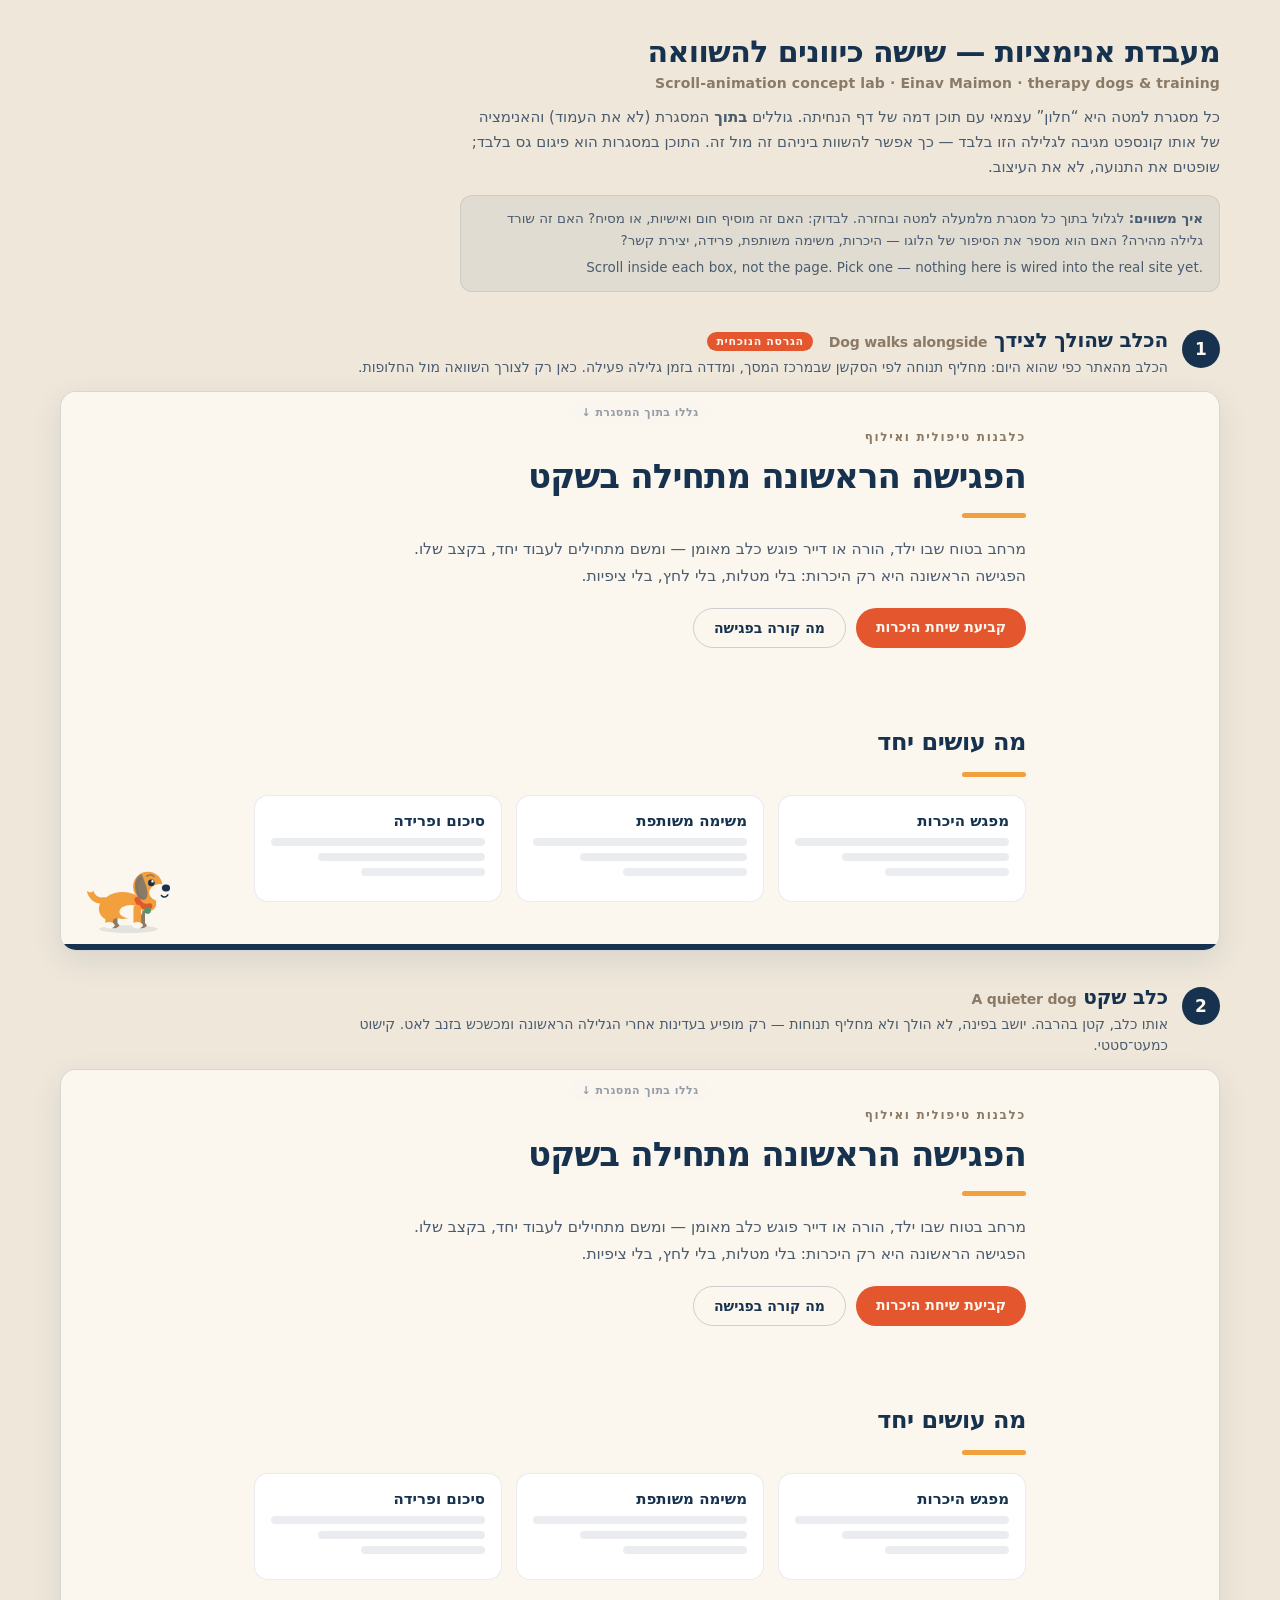
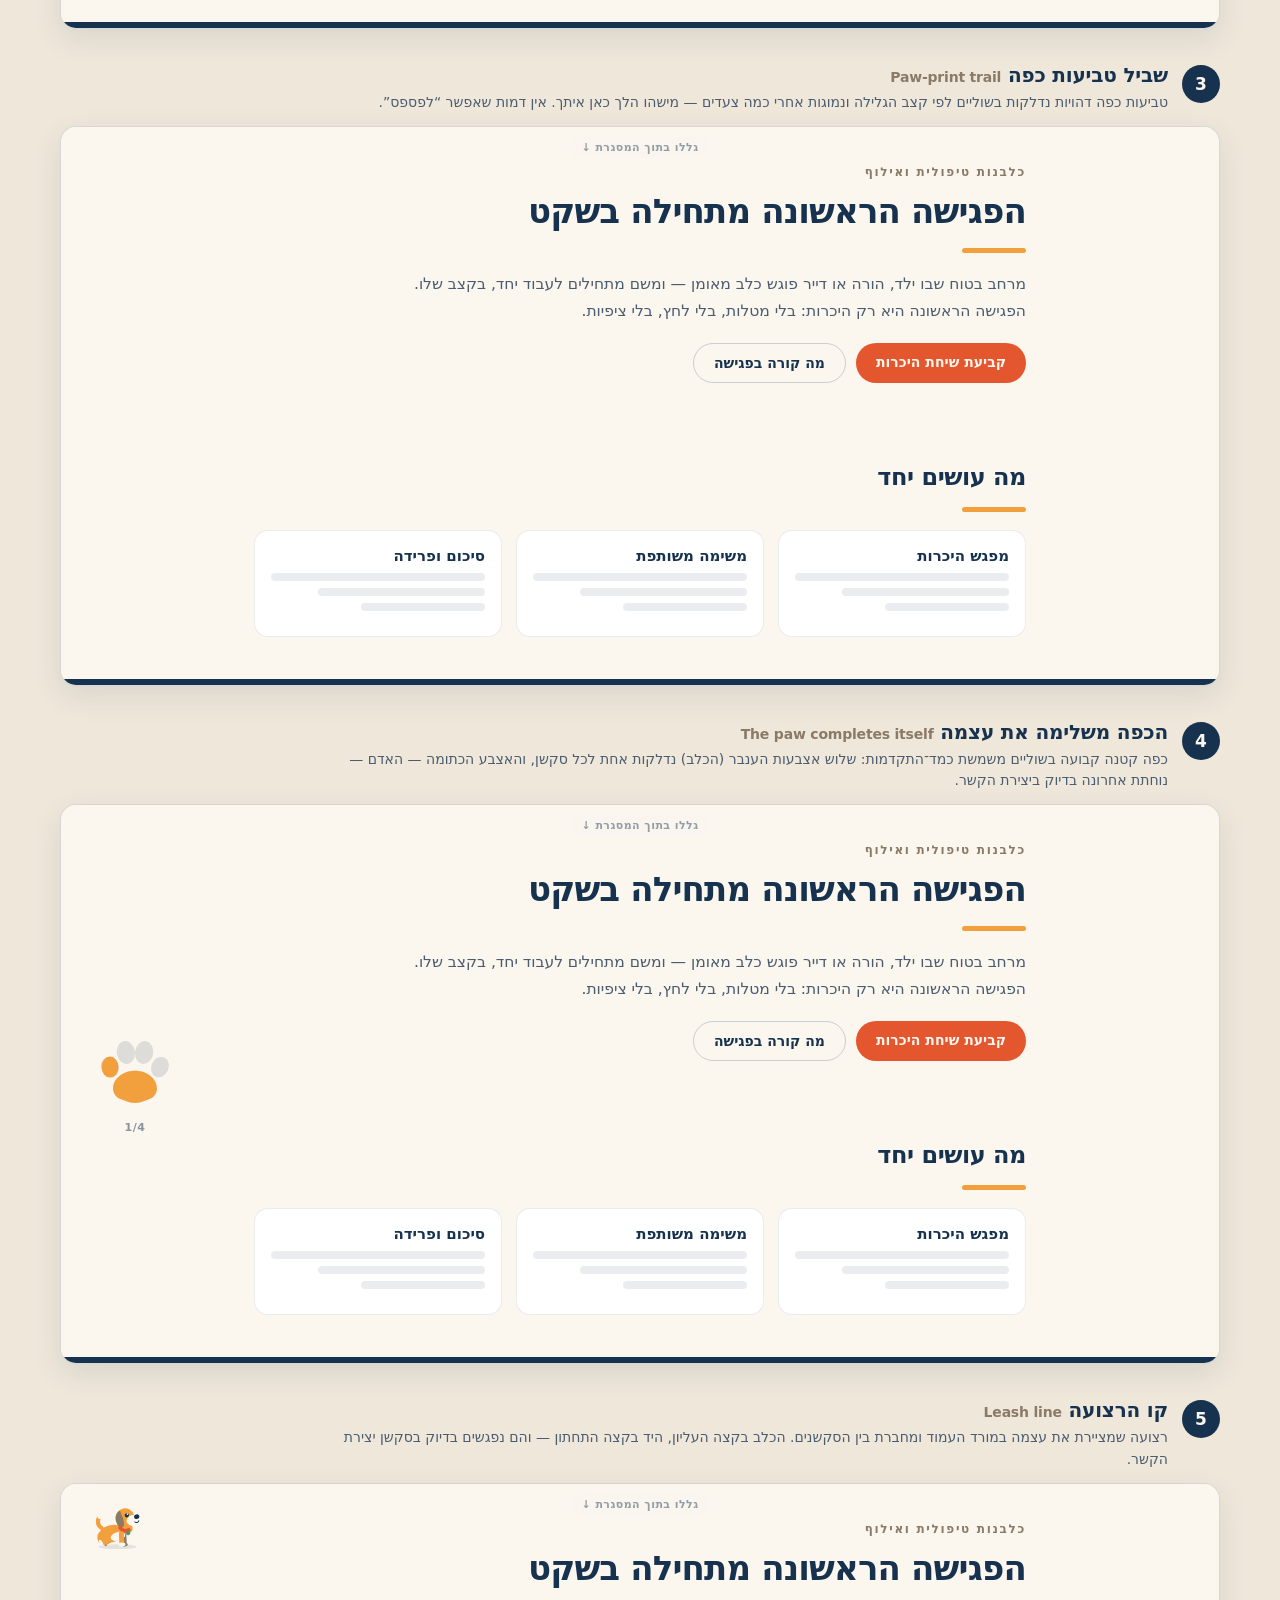
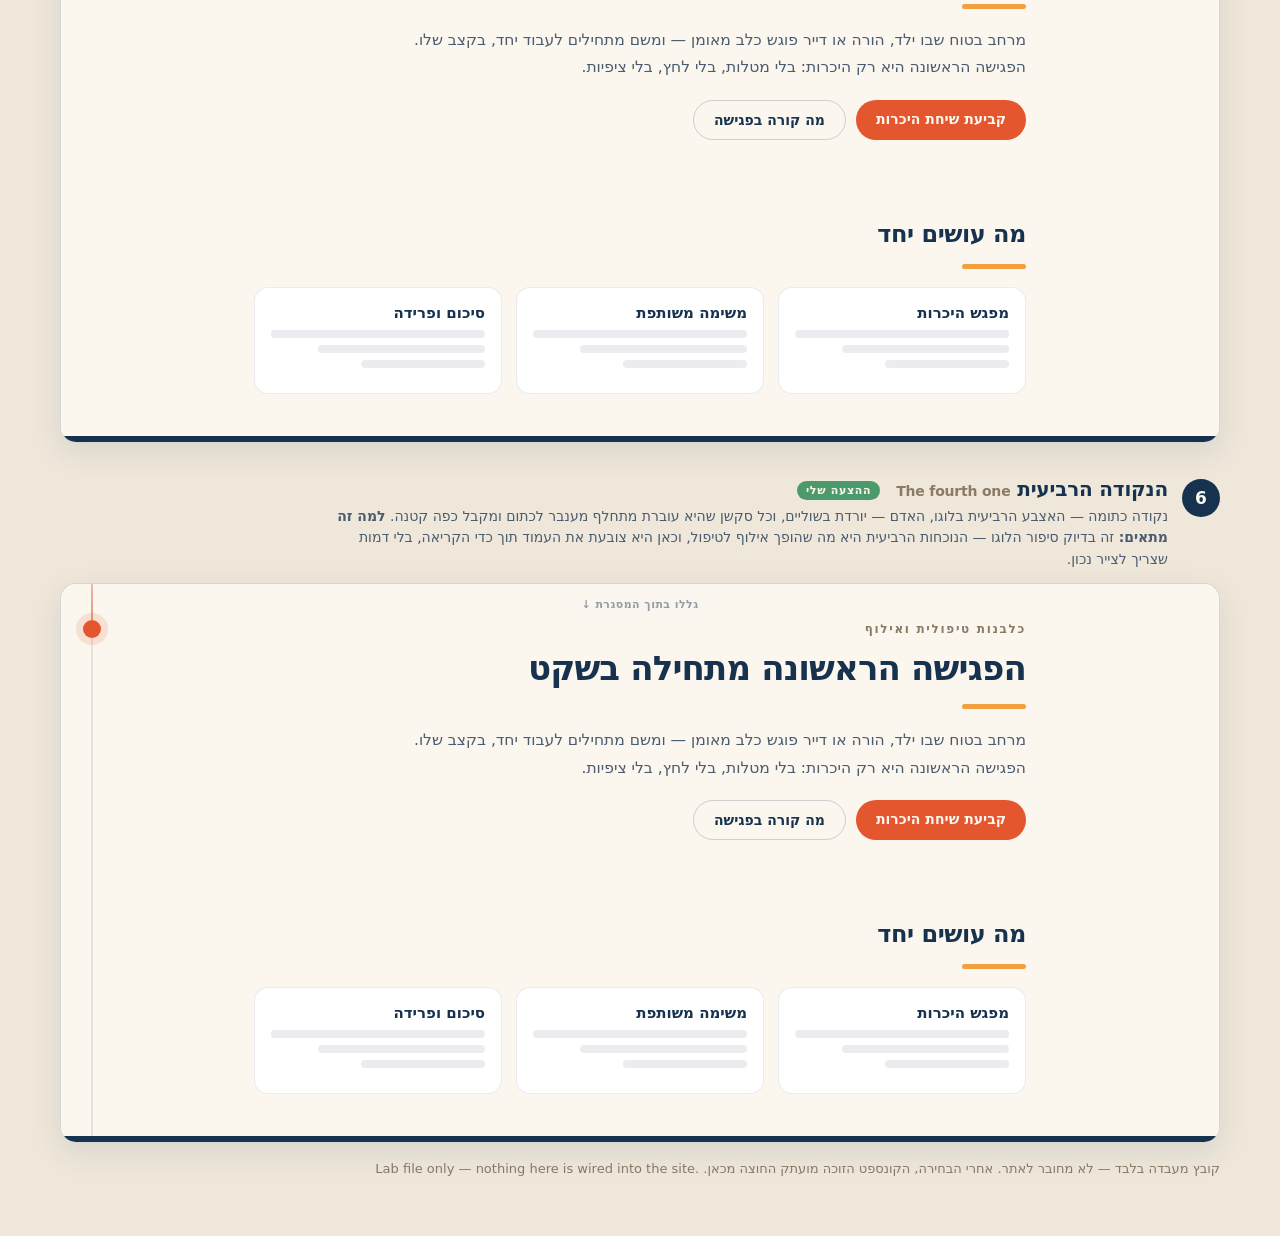
<file: project/lab-animations.html>
<!DOCTYPE html>
<html lang="he" dir="rtl">
<head>
<meta charset="utf-8">
<meta name="viewport" content="width=device-width, initial-scale=1">
<title>מעבדת אנימציות · עינב מימון</title>
<style>
/* =======================================================================
   LAB CHROME + SHARED MOCK SCAFFOLDING
   Everything in this block is throwaway page furniture: the lab header,
   the panel frames, and the crude mock landing page that lives inside
   every scroll container. None of it is part of any concept and none of
   it gets copied out. Concept code starts further down, each in its own
   clearly banner-delimited block.
   ======================================================================= */

:root{
  --navy:#16324F;
  --cream:#FBF6EE;
  --coral:#E4572E;
  --amber:#F2A03D;
  --green:#4C9A6B;
  --slate:#4A5C6F;
  --brown:#8A7A66;
}

*{ box-sizing:border-box; }
body{
  margin:0; background:#EFE7DA; color:var(--navy);
  font-family:"Segoe UI","Noto Sans Hebrew",system-ui,-apple-system,Arial,sans-serif;
  -webkit-font-smoothing:antialiased;
}

.lab-head{ max-width:1200px; margin:0 auto; padding:34px 20px 10px; }
.lab-head h1{ margin:0 0 6px; font-size:30px; letter-spacing:-.02em; }
.lab-head .en{ color:var(--brown); font-size:14px; font-weight:600; letter-spacing:.01em; direction:ltr; text-align:right; }
.lab-head p{ margin:14px 0 0; max-width:760px; color:var(--slate); font-size:15px; line-height:1.65; }
.lab-head .note{
  margin-top:16px; padding:12px 16px; border-radius:12px;
  background:rgba(22,50,79,.06); border:1px solid rgba(22,50,79,.10);
  font-size:13.5px; color:var(--slate); line-height:1.6; max-width:760px;
}

.panel{ max-width:1200px; margin:0 auto; padding:26px 20px 8px; }
.panel-head{ display:flex; gap:14px; align-items:flex-start; margin-bottom:12px; }
.panel-num{
  flex:none; width:38px; height:38px; border-radius:50%;
  background:var(--navy); color:var(--cream);
  display:flex; align-items:center; justify-content:center;
  font-weight:800; font-size:17px; margin-top:2px;
}
.panel-head h2{ margin:0; font-size:20px; letter-spacing:-.01em; }
.panel-head h2 .en{ font-weight:600; font-size:14px; color:var(--brown); margin-inline-start:8px; direction:ltr; display:inline-block; }
.panel-desc{ margin:5px 0 0; color:var(--slate); font-size:14px; line-height:1.55; max-width:840px; }
.tag{
  display:inline-block; vertical-align:2px; margin-inline-start:8px;
  font-size:11px; font-weight:800; letter-spacing:.06em;
  padding:3px 9px; border-radius:99px;
}
.tag-current{ background:var(--coral); color:var(--cream); }
.tag-mine{ background:var(--green); color:var(--cream); }

/* The stage is the fixed-height frame. The scroller inside it is what the
   client actually scrolls; the overlay sits on top of the stage (NOT inside
   the scroller) so concept graphics stay put while content moves under them. */
.stage{
  position:relative; height:560px; overflow:hidden;
  border-radius:16px; border:1px solid rgba(22,50,79,.16);
  box-shadow:0 10px 30px rgba(22,50,79,.10);
  background:var(--cream);
}
.scroller{
  position:absolute; inset:0; overflow-y:auto; overscroll-behavior:contain;
  background:var(--cream);
}
.scroller::-webkit-scrollbar{ width:8px; }
.scroller::-webkit-scrollbar-track{ background:rgba(22,50,79,.05); }
.scroller::-webkit-scrollbar-thumb{ background:rgba(22,50,79,.26); border-radius:99px; }
.overlay{ position:absolute; inset:0; pointer-events:none; z-index:5; }

.stage-hint{
  position:absolute; z-index:6; top:10px; left:50%; transform:translateX(-50%);
  font-size:11px; font-weight:700; letter-spacing:.04em;
  color:rgba(22,50,79,.45); background:rgba(251,246,238,.8);
  padding:4px 12px; border-radius:99px; pointer-events:none;
  transition:opacity .4s ease;
}
.stage[data-scrolled="1"] .stage-hint{ opacity:0; }

/* ---- crude mock landing page (identical in every panel) ---- */
.mk-wrap{ padding-bottom:40px; }
.mk-sec{ max-width:820px; margin:0 auto; padding:38px 24px 42px; }
.mk-eyebrow{ font-size:12px; font-weight:800; letter-spacing:.14em; color:var(--brown); margin-bottom:12px; }
.mk-h1{ margin:0; font-size:34px; line-height:1.2; letter-spacing:-.025em; }
.mk-h2{ margin:0; font-size:24px; letter-spacing:-.02em; }
.mk-h2.light{ color:var(--cream); }
.mk-bar{ width:64px; height:5px; border-radius:99px; background:var(--amber); margin:16px 0 18px; transition:background .5s ease, width .5s ease; }
.mk-p{ margin:0 0 18px; font-size:15.5px; line-height:1.75; color:var(--slate); max-width:640px; }
.mk-p.light{ color:rgba(251,246,238,.82); }
.mk-actions{ display:flex; gap:10px; flex-wrap:wrap; }
.mk-btn{ background:var(--coral); color:var(--cream); font-weight:700; font-size:14px; padding:11px 20px; border-radius:99px; }
.mk-btn.ghost{ background:transparent; color:var(--navy); border:1.5px solid rgba(22,50,79,.2); }
.mk-cards{ display:grid; grid-template-columns:repeat(3,1fr); gap:14px; }
.mk-card{ background:#fff; border:1px solid rgba(22,50,79,.09); border-radius:14px; padding:16px 16px 18px; }
.mk-card b{ display:block; font-size:15px; margin-bottom:8px; }
.mk-card span{ display:block; height:8px; border-radius:99px; background:rgba(22,50,79,.09); margin-bottom:7px; }
.mk-card span:nth-child(3){ width:78%; }
.mk-card span:nth-child(4){ width:58%; }
.mk-strip{ max-width:none; background:var(--navy); padding:52px 24px 58px; }
.mk-strip .mk-strip-in{ max-width:820px; margin:0 auto; }
.mk-foot{ margin-top:26px; padding-top:16px; border-top:1px solid rgba(22,50,79,.12); font-size:12.5px; color:var(--brown); }

@media (prefers-reduced-motion: reduce){
  .stage-hint{ transition:none; }
  .mk-bar{ transition:none; }
}


/* ===== CONCEPT 1: dog walks alongside (current site version) — CSS ===== */
@property --c1A { syntax:"<number>"; inherits:true; initial-value:0; }
@keyframes c1Wag     { 0%,100%{transform:rotate(-15deg)} 50%{transform:rotate(17deg)} }
@keyframes c1Hop     { 0%,100%{transform:translateY(0)} 42%{transform:translateY(-5px)} 70%{transform:translateY(-1px)} }
@keyframes c1Breathe { 0%,100%{transform:translateY(0)} 50%{transform:translateY(-1.6px)} }
@keyframes c1Tilt    { 0%,100%{transform:rotate(-1deg)} 50%{transform:rotate(9deg)} }
@keyframes c1StepA   { 0%,100%{transform:rotate(calc(var(--c1A) * -25deg))} 50%{transform:rotate(calc(var(--c1A) * 21deg))} }
@keyframes c1StepB   { 0%,100%{transform:rotate(calc(var(--c1A) * 21deg))} 50%{transform:rotate(calc(var(--c1A) * -25deg))} }
@keyframes c1Ear     { 0%,100%{transform:rotate(calc(var(--c1A) * -10deg))} 50%{transform:rotate(calc(var(--c1A) * 8deg))} }

/* RTL page: the ragged line-end margin is on the left, so the dog stands
   there and keeps facing right, i.e. into the text column. Not mirrored. */
.c1-dog{
  --c1A:0; position:absolute; left:20px; bottom:14px; width:96px;
  opacity:0; transform:translateY(10px);
  transition:opacity .6s ease, transform .6s cubic-bezier(.2,.8,.2,1), --c1A .5s ease;
}
.c1-dog[data-ready="1"]{ opacity:1; transform:none; }
.c1-dog svg{ width:100%; height:auto; display:block; overflow:visible; }
.c1-dog g{ transform-box:view-box; }
.c1-part{ transition:transform .55s cubic-bezier(.34,1.15,.5,1); }
.c1-body{ transform-origin:65px 92px; }
.c1-head, .c1-headb{ transform-origin:96px 60px; }
.c1-ear, .c1-gEar{ transform-origin:98px 26px; }
.c1-tail, .c1-tailw{ transform-origin:36px 63px; }
.c1-legF1, .c1-gF1{ transform-origin:88px 74px; }
.c1-legF2, .c1-gF2{ transform-origin:94px 76px; }
.c1-legB1, .c1-gB1{ transform-origin:44px 80px; }
.c1-legB2, .c1-gB2{ transform-origin:51px 82px; }
.c1-tongue{ opacity:0; transition:opacity .3s ease; }

.c1-dog[data-pose="alert"] .c1-head{ transform:rotate(-5deg) }
.c1-dog[data-pose="alert"] .c1-ear{ transform:rotate(-9deg) }
.c1-dog[data-pose="alert"] .c1-tail{ transform:rotate(-24deg) }
.c1-dog[data-pose="alert"] .c1-tailw{ animation:c1Wag 1.7s ease-in-out infinite }
.c1-dog[data-pose="alert"] .c1-bounce{ animation:c1Breathe 3.4s ease-in-out infinite }

.c1-dog[data-pose="sit"] .c1-body{ transform:translateY(5px) rotate(-14deg) }
.c1-dog[data-pose="sit"] .c1-head{ transform:rotate(-2deg) }
.c1-dog[data-pose="sit"] .c1-ear{ transform:rotate(5deg) }
.c1-dog[data-pose="sit"] .c1-tail{ transform:rotate(16deg) }
.c1-dog[data-pose="sit"] .c1-tailw{ animation:c1Wag 2.1s ease-in-out infinite }
.c1-dog[data-pose="sit"] .c1-legB1{ transform:translate(4px,11px) rotate(60deg) scaleY(.72) }
.c1-dog[data-pose="sit"] .c1-legB2{ transform:translate(4px,10px) rotate(60deg) scaleY(.72) }
.c1-dog[data-pose="sit"] .c1-legF1{ transform:translate(-5px,1px) rotate(-3deg) }
.c1-dog[data-pose="sit"] .c1-legF2{ transform:translate(-5px,1px) rotate(-3deg) }

.c1-dog[data-pose="down"] .c1-body{ transform:translateY(14px) rotate(-1deg) }
.c1-dog[data-pose="down"] .c1-head{ transform:translateY(2px) rotate(2deg) }
.c1-dog[data-pose="down"] .c1-ear{ transform:rotate(7deg) }
.c1-dog[data-pose="down"] .c1-tail{ transform:translateY(11px) rotate(36deg) }
.c1-dog[data-pose="down"] .c1-tailw{ animation:c1Wag 2.8s ease-in-out infinite }
.c1-dog[data-pose="down"] .c1-legF1{ transform:translateY(14px) rotate(50deg) }
.c1-dog[data-pose="down"] .c1-legF2{ transform:translateY(13px) rotate(50deg) }
.c1-dog[data-pose="down"] .c1-legB1{ transform:translateY(15px) rotate(-38deg) scaleY(.62) }
.c1-dog[data-pose="down"] .c1-legB2{ transform:translateY(14px) rotate(-38deg) scaleY(.62) }

.c1-dog[data-pose="happy"] .c1-head{ transform:rotate(-4deg) }
.c1-dog[data-pose="happy"] .c1-headb{ animation:c1Tilt 2.4s ease-in-out infinite }
.c1-dog[data-pose="happy"] .c1-ear{ transform:rotate(-5deg) }
.c1-dog[data-pose="happy"] .c1-tail{ transform:rotate(-32deg) }
.c1-dog[data-pose="happy"] .c1-tailw{ animation:c1Wag .5s ease-in-out infinite }
.c1-dog[data-pose="happy"] .c1-bounce{ animation:c1Breathe 1.9s ease-in-out infinite }
.c1-dog[data-pose="happy"] .c1-tongue{ opacity:1 }

.c1-dog[data-pose="wag"] .c1-head{ transform:rotate(-9deg) }
.c1-dog[data-pose="wag"] .c1-ear{ transform:rotate(-13deg) }
.c1-dog[data-pose="wag"] .c1-tail{ transform:rotate(-42deg) }
.c1-dog[data-pose="wag"] .c1-tailw{ animation:c1Wag .27s ease-in-out infinite }
.c1-dog[data-pose="wag"] .c1-bounce{ animation:c1Hop .62s ease-in-out infinite }
.c1-dog[data-pose="wag"] .c1-tongue{ opacity:1 }

.c1-gait{ animation-duration:.54s; animation-timing-function:ease-in-out; animation-iteration-count:infinite; }
.c1-gF1, .c1-gB2{ animation-name:c1StepA }
.c1-gF2, .c1-gB1{ animation-name:c1StepB }
.c1-gEar{ animation-name:c1Ear }
.c1-dog[data-gait="rest"] .c1-gait{ animation:none }
.c1-dog[data-gait="trot"]{ --c1A:1; transition:opacity .6s ease, transform .6s cubic-bezier(.2,.8,.2,1), --c1A .16s ease-out; }
.c1-dog[data-gait="trot"] .c1-body,
.c1-dog[data-gait="trot"] .c1-legF1,
.c1-dog[data-gait="trot"] .c1-legF2,
.c1-dog[data-gait="trot"] .c1-legB1,
.c1-dog[data-gait="trot"] .c1-legB2{ transform:none }
.c1-dog[data-gait="trot"] .c1-head{ transform:rotate(-4deg) }
.c1-dog[data-gait="trot"] .c1-ear{ transform:rotate(-4deg) }
.c1-dog[data-gait="trot"] .c1-bounce{ animation:c1Breathe .27s ease-in-out infinite }

@media (prefers-reduced-motion: reduce){
  .c1-dog, .c1-dog *{ animation:none !important; transition:none !important; }
  .c1-part{ transform:none !important; }
  .c1-dog{ opacity:1 !important; transform:none !important; }
}
/* ===== CONCEPT 1 — end CSS ===== */


/* ===== CONCEPT 2: a quieter dog — CSS ===== */
@keyframes c2Wag { 0%,100%{transform:rotate(-9deg)} 50%{transform:rotate(11deg)} }

.c2-dog{
  position:absolute; left:24px; bottom:16px; width:54px;
  opacity:0; transform:translateY(8px);
  transition:opacity .8s ease, transform .8s cubic-bezier(.2,.8,.2,1);
}
.c2-dog[data-ready="1"]{ opacity:.95; transform:none; }
.c2-dog svg{ width:100%; height:auto; display:block; overflow:visible; }
.c2-dog g{ transform-box:view-box; }
/* One fixed sit pose baked in — no pose switching, no gait, ever. */
.c2-body{ transform-origin:65px 92px; transform:translateY(5px) rotate(-14deg); }
.c2-head{ transform-origin:96px 60px; transform:rotate(-2deg); }
.c2-ear{ transform-origin:98px 26px; transform:rotate(5deg); }
.c2-legB1{ transform-origin:44px 80px; transform:translate(4px,11px) rotate(60deg) scaleY(.72); }
.c2-legB2{ transform-origin:51px 82px; transform:translate(4px,10px) rotate(60deg) scaleY(.72); }
.c2-legF1{ transform-origin:88px 74px; transform:translate(-5px,1px) rotate(-3deg); }
.c2-legF2{ transform-origin:94px 76px; transform:translate(-5px,1px) rotate(-3deg); }
.c2-tail{ transform-origin:36px 63px; transform:rotate(16deg); }
.c2-tailw{ transform-origin:36px 63px; animation:c2Wag 3.6s ease-in-out infinite; }

@media (prefers-reduced-motion: reduce){
  .c2-dog{ opacity:.95 !important; transform:none !important; transition:none !important; }
  .c2-tailw{ animation:none !important; }
}
/* ===== CONCEPT 2 — end CSS ===== */


/* ===== CONCEPT 3: paw-print trail — CSS ===== */
.c3-trail{ position:absolute; inset:0; }
.c3-print{
  position:absolute; width:28px; height:28px; opacity:0;
  transform-origin:50% 50%; will-change:opacity;
}
.c3-print svg{ width:100%; height:100%; display:block; }

@media (prefers-reduced-motion: reduce){
  /* Static evidence that someone walked here, all at once. */
  .c3-trail[data-reduced="1"] .c3-print{ opacity:.3 !important; }
}
/* ===== CONCEPT 3 — end CSS ===== */


/* ===== CONCEPT 4: paw completes itself — CSS ===== */
.c4-meter{ position:absolute; left:22px; top:50%; transform:translateY(-50%); width:104px; text-align:center; }
.c4-meter svg{ width:78px; height:78px; display:block; margin:0 auto; overflow:visible; }
.c4-ghost{ fill:rgba(22,50,79,.13); }
.c4-toe, .c4-pad{
  opacity:0; transform:scale(.55); transform-box:fill-box; transform-origin:50% 50%;
  transition:opacity .45s ease, transform .5s cubic-bezier(.3,1.6,.5,1);
}
.c4-toe.is-on, .c4-pad.is-on{ opacity:1; transform:scale(1); }
.c4-cap{
  margin-top:10px; font-size:11px; font-weight:800; letter-spacing:.05em;
  color:rgba(22,50,79,.5); line-height:1.5;
}
.c4-cap b{ color:var(--coral); }

@media (prefers-reduced-motion: reduce){
  .c4-toe, .c4-pad{ transition:none !important; }
  .c4-meter[data-reduced="1"] .c4-toe, .c4-meter[data-reduced="1"] .c4-pad{ opacity:1; transform:none; }
}
/* ===== CONCEPT 4 — end CSS ===== */


/* ===== CONCEPT 5: leash line — CSS ===== */
.c5-wrap{ position:absolute; left:0; top:0; width:150px; height:100%; }
.c5-svg{ position:absolute; inset:0; width:150px; height:100%; overflow:visible; }
.c5-path{ fill:none; stroke:var(--brown); stroke-width:4; stroke-linecap:round; opacity:.85; }
.c5-clip{ fill:var(--coral); transition:opacity .3s ease; }
/* The hand's position lives on an outer <g transform> in the markup; this
   class only ever animates, because a CSS transform would replace it. */
.c5-hand{ fill:var(--brown); opacity:0; transition:opacity .5s ease, transform .5s cubic-bezier(.3,1.5,.5,1); transform-box:fill-box; transform-origin:50% 100%; transform:translateY(14px); }
.c5-wrap.is-near .c5-hand{ opacity:1; transform:none; }
.c5-ring{ fill:none; stroke:var(--coral); stroke-width:3; opacity:0; }
.c5-wrap.is-linked .c5-ring{ animation:c5Pulse 1.6s ease-out infinite; }
.c5-wrap.is-linked .c5-path{ stroke:var(--coral); opacity:1; }
@keyframes c5Pulse{ 0%{ r:10; opacity:.7 } 100%{ r:30; opacity:0 } }
.c5-dog{ position:absolute; left:26px; top:18px; width:62px; }
.c5-dog svg{ width:100%; height:auto; display:block; overflow:visible; }
.c5-dog g{ transform-box:view-box; }
.c5-body{ transform-origin:65px 92px; transform:translateY(5px) rotate(-14deg); }
.c5-head{ transform-origin:96px 60px; transform:rotate(-2deg); }
.c5-legB1{ transform-origin:44px 80px; transform:translate(4px,11px) rotate(60deg) scaleY(.72); }
.c5-legB2{ transform-origin:51px 82px; transform:translate(4px,10px) rotate(60deg) scaleY(.72); }
.c5-legF1{ transform-origin:88px 74px; transform:translate(-5px,1px) rotate(-3deg); }
.c5-legF2{ transform-origin:94px 76px; transform:translate(-5px,1px) rotate(-3deg); }
.c5-tail{ transform-origin:36px 63px; transform:rotate(16deg); }

@media (prefers-reduced-motion: reduce){
  .c5-hand, .c5-clip{ transition:none !important; }
  .c5-wrap.is-linked .c5-ring{ animation:none !important; }
  .c5-wrap[data-reduced="1"] .c5-hand{ opacity:1; transform:none; }
  .c5-wrap[data-reduced="1"] .c5-ring{ opacity:.5; }
}
/* ===== CONCEPT 5 — end CSS ===== */


/* ===== CONCEPT 6: the fourth one (my suggestion) — CSS ===== */
.c6-rail{ position:absolute; left:30px; top:0; bottom:0; width:2px; background:rgba(22,50,79,.10); }
.c6-dot{
  position:absolute; left:22px; top:0; width:18px; height:18px; border-radius:50%;
  background:var(--coral); box-shadow:0 0 0 7px rgba(228,87,46,.14);
  will-change:transform;
}
.c6-dot::after{
  content:''; position:absolute; left:50%; bottom:100%; width:2px; height:70px;
  transform:translateX(-50%);
  background:linear-gradient(to top, rgba(228,87,46,.55), rgba(228,87,46,0));
}
/* A section the dot has passed gets the fourth colour. */
#panel6 .mk-sec .mk-bar{ background:var(--amber); }
#panel6 .mk-sec.c6-warm .mk-bar{ background:var(--coral); width:150px; }
#panel6 .mk-sec.c6-warm .mk-btn.ghost{ border-color:var(--coral); color:var(--coral); }
.c6-badge{
  display:inline-flex; align-items:center; gap:6px; vertical-align:middle;
  margin-inline-start:10px; opacity:0; transform:translateY(6px) scale(.8);
  transition:opacity .45s ease, transform .5s cubic-bezier(.3,1.6,.5,1);
}
.mk-sec.c6-warm .c6-badge{ opacity:1; transform:none; }
.c6-badge svg{ width:17px; height:17px; display:block; }

@media (prefers-reduced-motion: reduce){
  .c6-badge{ transition:none !important; }
  #panel6 .mk-sec .mk-bar{ transition:none !important; }
}
/* ===== CONCEPT 6 — end CSS ===== */
</style>
</head>
<body>

<div class="lab-head">
  <h1>מעבדת אנימציות — שישה כיוונים להשוואה</h1>
  <div class="en">Scroll-animation concept lab · Einav Maimon · therapy dogs &amp; training</div>
  <p>
    כל מסגרת למטה היא &ldquo;חלון&rdquo; עצמאי עם תוכן דמה של דף הנחיתה. גוללים <b>בתוך</b> המסגרת (לא את העמוד)
    והאנימציה של אותו קונספט מגיבה לגלילה הזו בלבד — כך אפשר להשוות ביניהם זה מול זה.
    התוכן במסגרות הוא פיגום גס בלבד; שופטים את התנועה, לא את העיצוב.
  </p>
  <div class="note">
    <b>איך משווים:</b> לגלול בתוך כל מסגרת מלמעלה למטה ובחזרה. לבדוק: האם זה מוסיף חום ואישיות, או מסיח?
    האם זה שורד גלילה מהירה? האם הוא מספר את הסיפור של הלוגו — היכרות, משימה משותפת, פרידה, יצירת קשר?
    <br><span style="direction:ltr; display:inline-block; margin-top:6px;">Scroll inside each box, not the page. Pick one — nothing here is wired into the real site yet.</span>
  </div>
</div>

<!-- ================= CONCEPT 1 ================= -->
<section class="panel" id="panel1">
  <div class="panel-head">
    <div class="panel-num">1</div>
    <div>
      <h2>הכלב שהולך לצידך <span class="en">Dog walks alongside</span><span class="tag tag-current">הגרסה הנוכחית</span></h2>
      <p class="panel-desc">הכלב מהאתר כפי שהוא היום: מחליף תנוחה לפי הסקשן שבמרכז המסך, ומדדה בזמן גלילה פעילה. כאן רק לצורך השוואה מול החלופות.</p>
    </div>
  </div>
  <div class="stage" data-stage="1">
    <div class="scroller" dir="rtl"></div>
    <div class="stage-hint">גללו בתוך המסגרת ↓</div>
    <div class="overlay">
      <!-- CONCEPT 1: dog markup (ported from the live site, classes renamed dg- → c1-) -->
      <div class="c1-dog" data-pose="alert" data-gait="rest" aria-hidden="true">
        <svg viewBox="0 0 150 118">
          <ellipse cx="74" cy="108" rx="46" ry="6" fill="#16324F" opacity=".10"></ellipse>
          <g class="c1-bounce">
            <g class="c1-part c1-legB2"><g class="c1-gait c1-gB2">
              <rect x="46" y="78" width="11" height="26" rx="5.5" fill="#8A7A66"></rect>
              <ellipse cx="51.5" cy="102" rx="8" ry="4.6" fill="#8A7A66"></ellipse>
            </g></g>
            <g class="c1-part c1-legF2"><g class="c1-gait c1-gF2">
              <rect x="89" y="72" width="11" height="31" rx="5.5" fill="#8A7A66"></rect>
              <ellipse cx="94.5" cy="102" rx="8" ry="4.6" fill="#8A7A66"></ellipse>
            </g></g>
            <g class="c1-part c1-tail"><g class="c1-tailw">
              <path d="M36 63c-11-2-17-14-13-25" style="fill:none; stroke:#F2A03D; stroke-width:10; stroke-linecap:round;"></path>
              <circle cx="24" cy="37" r="6.5" fill="#FBF6EE"></circle>
            </g></g>
            <g class="c1-part c1-body">
              <ellipse cx="45" cy="76" rx="17" ry="18" fill="#F2A03D"></ellipse>
              <ellipse cx="65" cy="71" rx="32" ry="21" fill="#F2A03D"></ellipse>
              <path d="M94 56c8-6 18-4 22 5 4 9 0 17-9 19-9 2-16-3-18-9z" fill="#F2A03D"></path>
              <ellipse cx="78" cy="81" rx="18" ry="10.5" fill="#FBF6EE"></ellipse>
              <g class="c1-part c1-head"><g class="c1-headb">
                <circle cx="106" cy="42" r="23" fill="#F2A03D"></circle>
                <ellipse cx="124" cy="53" rx="17" ry="13" fill="#FBF6EE"></ellipse>
                <path class="c1-tongue" d="M125 62c6-1 11 3 11 8 0 4-8 6-11 1z" fill="#E4572E"></path>
                <path d="M126 58c2.5 4 7.5 3.5 10 0" style="fill:none; stroke:#16324F; stroke-width:2.4; stroke-linecap:round;"></path>
                <ellipse cx="134" cy="47" rx="6.4" ry="5.4" fill="#16324F"></ellipse>
                <ellipse cx="100" cy="52" rx="6" ry="4" fill="#E4572E" opacity=".2"></ellipse>
                <circle cx="112" cy="37" r="5.2" fill="#16324F"></circle>
                <circle cx="114" cy="34.8" r="2" fill="#FBF6EE"></circle>
                <path d="M106 26c3.5-2.5 8.5-1.5 11 1.5" style="fill:none; stroke:#8A7A66; stroke-width:2.6; stroke-linecap:round;"></path>
                <g class="c1-part c1-ear"><g class="c1-gait c1-gEar">
                  <path d="M99 22c-10 1-16 11-16 23 0 11 5 18 11 17 6-1 7-11 7-20z" fill="#8A7A66"></path>
                  <path d="M97 28c-7 1-11 9-11 18 0 7 2 12 6 12" style="fill:none; stroke:#16324F; stroke-width:1.6; stroke-linecap:round; opacity:.12;"></path>
                </g></g>
              </g></g>
              <path d="M88 62c3 8 11 13 19 10" style="fill:none; stroke:#E4572E; stroke-width:9; stroke-linecap:round;"></path>
              <circle cx="104" cy="79" r="5.2" fill="#4C9A6B"></circle>
            </g>
            <g class="c1-part c1-legB1"><g class="c1-gait c1-gB1">
              <rect x="38" y="76" width="12" height="28" rx="6" fill="#F2A03D"></rect>
              <ellipse cx="44" cy="102" rx="8.6" ry="5" fill="#FBF6EE"></ellipse>
            </g></g>
            <g class="c1-part c1-legF1"><g class="c1-gait c1-gF1">
              <rect x="82" y="70" width="12" height="33" rx="6" fill="#F2A03D"></rect>
              <ellipse cx="88" cy="102" rx="8.6" ry="5" fill="#FBF6EE"></ellipse>
            </g></g>
          </g>
        </svg>
      </div>
      <!-- CONCEPT 1 — end markup -->
    </div>
  </div>
</section>

<!-- ================= CONCEPT 2 ================= -->
<section class="panel" id="panel2">
  <div class="panel-head">
    <div class="panel-num">2</div>
    <div>
      <h2>כלב שקט <span class="en">A quieter dog</span></h2>
      <p class="panel-desc">אותו כלב, קטן בהרבה. יושב בפינה, לא הולך ולא מחליף תנוחות — רק מופיע בעדינות אחרי הגלילה הראשונה ומכשכש בזנב לאט. קישוט כמעט־סטטי.</p>
    </div>
  </div>
  <div class="stage" data-stage="2">
    <div class="scroller" dir="rtl"></div>
    <div class="stage-hint">גללו בתוך המסגרת ↓</div>
    <div class="overlay">
      <!-- CONCEPT 2: same dog, one static sit pose, slow tail only -->
      <div class="c2-dog" aria-hidden="true">
        <svg viewBox="0 0 150 118">
          <ellipse cx="74" cy="108" rx="46" ry="6" fill="#16324F" opacity=".10"></ellipse>
          <g class="c2-legB2">
            <rect x="46" y="78" width="11" height="26" rx="5.5" fill="#8A7A66"></rect>
            <ellipse cx="51.5" cy="102" rx="8" ry="4.6" fill="#8A7A66"></ellipse>
          </g>
          <g class="c2-legF2">
            <rect x="89" y="72" width="11" height="31" rx="5.5" fill="#8A7A66"></rect>
            <ellipse cx="94.5" cy="102" rx="8" ry="4.6" fill="#8A7A66"></ellipse>
          </g>
          <g class="c2-tail"><g class="c2-tailw">
            <path d="M36 63c-11-2-17-14-13-25" style="fill:none; stroke:#F2A03D; stroke-width:10; stroke-linecap:round;"></path>
            <circle cx="24" cy="37" r="6.5" fill="#FBF6EE"></circle>
          </g></g>
          <g class="c2-body">
            <ellipse cx="45" cy="76" rx="17" ry="18" fill="#F2A03D"></ellipse>
            <ellipse cx="65" cy="71" rx="32" ry="21" fill="#F2A03D"></ellipse>
            <path d="M94 56c8-6 18-4 22 5 4 9 0 17-9 19-9 2-16-3-18-9z" fill="#F2A03D"></path>
            <ellipse cx="78" cy="81" rx="18" ry="10.5" fill="#FBF6EE"></ellipse>
            <g class="c2-head">
              <circle cx="106" cy="42" r="23" fill="#F2A03D"></circle>
              <ellipse cx="124" cy="53" rx="17" ry="13" fill="#FBF6EE"></ellipse>
              <path d="M126 58c2.5 4 7.5 3.5 10 0" style="fill:none; stroke:#16324F; stroke-width:2.4; stroke-linecap:round;"></path>
              <ellipse cx="134" cy="47" rx="6.4" ry="5.4" fill="#16324F"></ellipse>
              <circle cx="112" cy="37" r="5.2" fill="#16324F"></circle>
              <circle cx="114" cy="34.8" r="2" fill="#FBF6EE"></circle>
              <g class="c2-ear">
                <path d="M99 22c-10 1-16 11-16 23 0 11 5 18 11 17 6-1 7-11 7-20z" fill="#8A7A66"></path>
              </g>
            </g>
            <path d="M88 62c3 8 11 13 19 10" style="fill:none; stroke:#E4572E; stroke-width:9; stroke-linecap:round;"></path>
            <circle cx="104" cy="79" r="5.2" fill="#4C9A6B"></circle>
          </g>
          <g class="c2-legB1">
            <rect x="38" y="76" width="12" height="28" rx="6" fill="#F2A03D"></rect>
            <ellipse cx="44" cy="102" rx="8.6" ry="5" fill="#FBF6EE"></ellipse>
          </g>
          <g class="c2-legF1">
            <rect x="82" y="70" width="12" height="33" rx="6" fill="#F2A03D"></rect>
            <ellipse cx="88" cy="102" rx="8.6" ry="5" fill="#FBF6EE"></ellipse>
          </g>
        </svg>
      </div>
      <!-- CONCEPT 2 — end markup -->
    </div>
  </div>
</section>

<!-- ================= CONCEPT 3 ================= -->
<section class="panel" id="panel3">
  <div class="panel-head">
    <div class="panel-num">3</div>
    <div>
      <h2>שביל טביעות כפה <span class="en">Paw-print trail</span></h2>
      <p class="panel-desc">טביעות כפה דהויות נדלקות בשוליים לפי קצב הגלילה ונמוגות אחרי כמה צעדים — מישהו הלך כאן איתך. אין דמות שאפשר &ldquo;לפספס&rdquo;.</p>
    </div>
  </div>
  <div class="stage" data-stage="3">
    <div class="scroller" dir="rtl"></div>
    <div class="stage-hint">גללו בתוך המסגרת ↓</div>
    <div class="overlay">
      <!-- CONCEPT 3: prints are generated by JS into this container -->
      <div class="c3-trail" aria-hidden="true"></div>
      <!-- CONCEPT 3 — end markup -->
    </div>
  </div>
</section>

<!-- ================= CONCEPT 4 ================= -->
<section class="panel" id="panel4">
  <div class="panel-head">
    <div class="panel-num">4</div>
    <div>
      <h2>הכפה משלימה את עצמה <span class="en">The paw completes itself</span></h2>
      <p class="panel-desc">כפה קטנה קבועה בשוליים משמשת כמד־התקדמות: שלוש אצבעות הענבר (הכלב) נדלקות אחת לכל סקשן, והאצבע הכתומה — האדם — נוחתת אחרונה בדיוק ביצירת הקשר.</p>
    </div>
  </div>
  <div class="stage" data-stage="4">
    <div class="scroller" dir="rtl"></div>
    <div class="stage-hint">גללו בתוך המסגרת ↓</div>
    <div class="overlay">
      <!-- CONCEPT 4: progress paw -->
      <div class="c4-meter" aria-hidden="true">
        <svg viewBox="0 0 64 64">
          <g class="c4-ghost">
            <path d="M32 32c10.5 0 18 7 18 14.6 0 4.9-3.4 8.1-7.7 9.2-3.2 .8-5.3 2.6-10.3 2.6s-7.1-1.8-10.3-2.6C17.4 54.7 14 51.5 14 46.6 14 39 21.5 32 32 32z"></path>
            <ellipse cx="11.5" cy="29" rx="7" ry="8.6" transform="rotate(-24 11.5 29)"></ellipse>
            <ellipse cx="24.5" cy="17" rx="7.4" ry="9.4" transform="rotate(-9 24.5 17)"></ellipse>
            <ellipse cx="39.5" cy="17" rx="7.4" ry="9.4" transform="rotate(9 39.5 17)"></ellipse>
            <ellipse cx="52.5" cy="29" rx="7" ry="8.6" transform="rotate(24 52.5 29)"></ellipse>
          </g>
          <path class="c4-pad" d="M32 32c10.5 0 18 7 18 14.6 0 4.9-3.4 8.1-7.7 9.2-3.2 .8-5.3 2.6-10.3 2.6s-7.1-1.8-10.3-2.6C17.4 54.7 14 51.5 14 46.6 14 39 21.5 32 32 32z" fill="#F2A03D"></path>
          <ellipse class="c4-toe" data-i="0" cx="11.5" cy="29" rx="7" ry="8.6" transform="rotate(-24 11.5 29)" fill="#F2A03D"></ellipse>
          <ellipse class="c4-toe" data-i="1" cx="24.5" cy="17" rx="7.4" ry="9.4" transform="rotate(-9 24.5 17)" fill="#F2A03D"></ellipse>
          <ellipse class="c4-toe" data-i="2" cx="52.5" cy="29" rx="7" ry="8.6" transform="rotate(24 52.5 29)" fill="#F2A03D"></ellipse>
          <ellipse class="c4-toe" data-i="3" cx="39.5" cy="17" rx="7.4" ry="9.4" transform="rotate(9 39.5 17)" fill="#E4572E"></ellipse>
        </svg>
        <div class="c4-cap"><span class="c4-count">0</span>/4</div>
      </div>
      <!-- CONCEPT 4 — end markup -->
    </div>
  </div>
</section>

<!-- ================= CONCEPT 5 ================= -->
<section class="panel" id="panel5">
  <div class="panel-head">
    <div class="panel-num">5</div>
    <div>
      <h2>קו הרצועה <span class="en">Leash line</span></h2>
      <p class="panel-desc">רצועה שמציירת את עצמה במורד העמוד ומחברת בין הסקשנים. הכלב בקצה העליון, היד בקצה התחתון — והם נפגשים בדיוק בסקשן יצירת הקשר.</p>
    </div>
  </div>
  <div class="stage" data-stage="5">
    <div class="scroller" dir="rtl"></div>
    <div class="stage-hint">גללו בתוך המסגרת ↓</div>
    <div class="overlay">
      <!-- CONCEPT 5: leash that draws itself -->
      <div class="c5-wrap" aria-hidden="true">
        <svg class="c5-svg" viewBox="0 0 150 560" preserveAspectRatio="none">
          <path class="c5-path" d="M66 48 C 32 132, 106 212, 56 292 S 24 400, 68 462"></path>
        </svg>
        <svg class="c5-svg" viewBox="0 0 150 560" preserveAspectRatio="none" style="pointer-events:none;">
          <circle class="c5-ring" cx="68" cy="464" r="10"></circle>
          <circle class="c5-clip" cx="67" cy="62" r="5.5"></circle>
          <g transform="translate(50,458)"><g class="c5-hand">
            <rect x="8"  y="2"  width="6" height="20" rx="3"></rect>
            <rect x="16" y="0"  width="6" height="22" rx="3"></rect>
            <rect x="24" y="2"  width="6" height="20" rx="3"></rect>
            <rect x="32" y="6"  width="6" height="16" rx="3"></rect>
            <rect x="4"  y="16" width="34" height="28" rx="13"></rect>
            <rect x="-2" y="22" width="15" height="7" rx="3.5" transform="rotate(-34 5.5 25.5)"></rect>
          </g></g>
        </svg>
        <div class="c5-dog">
          <svg viewBox="0 0 150 118">
            <ellipse cx="74" cy="108" rx="46" ry="6" fill="#16324F" opacity=".10"></ellipse>
            <g class="c5-legB2">
              <rect x="46" y="78" width="11" height="26" rx="5.5" fill="#8A7A66"></rect>
              <ellipse cx="51.5" cy="102" rx="8" ry="4.6" fill="#8A7A66"></ellipse>
            </g>
            <g class="c5-legF2">
              <rect x="89" y="72" width="11" height="31" rx="5.5" fill="#8A7A66"></rect>
              <ellipse cx="94.5" cy="102" rx="8" ry="4.6" fill="#8A7A66"></ellipse>
            </g>
            <g class="c5-tail">
              <path d="M36 63c-11-2-17-14-13-25" style="fill:none; stroke:#F2A03D; stroke-width:10; stroke-linecap:round;"></path>
              <circle cx="24" cy="37" r="6.5" fill="#FBF6EE"></circle>
            </g>
            <g class="c5-body">
              <ellipse cx="45" cy="76" rx="17" ry="18" fill="#F2A03D"></ellipse>
              <ellipse cx="65" cy="71" rx="32" ry="21" fill="#F2A03D"></ellipse>
              <path d="M94 56c8-6 18-4 22 5 4 9 0 17-9 19-9 2-16-3-18-9z" fill="#F2A03D"></path>
              <ellipse cx="78" cy="81" rx="18" ry="10.5" fill="#FBF6EE"></ellipse>
              <g class="c5-head">
                <circle cx="106" cy="42" r="23" fill="#F2A03D"></circle>
                <ellipse cx="124" cy="53" rx="17" ry="13" fill="#FBF6EE"></ellipse>
                <path d="M126 58c2.5 4 7.5 3.5 10 0" style="fill:none; stroke:#16324F; stroke-width:2.4; stroke-linecap:round;"></path>
                <ellipse cx="134" cy="47" rx="6.4" ry="5.4" fill="#16324F"></ellipse>
                <circle cx="112" cy="37" r="5.2" fill="#16324F"></circle>
                <circle cx="114" cy="34.8" r="2" fill="#FBF6EE"></circle>
                <path d="M99 22c-10 1-16 11-16 23 0 11 5 18 11 17 6-1 7-11 7-20z" fill="#8A7A66"></path>
              </g>
              <path d="M88 62c3 8 11 13 19 10" style="fill:none; stroke:#E4572E; stroke-width:9; stroke-linecap:round;"></path>
              <circle cx="104" cy="79" r="5.2" fill="#4C9A6B"></circle>
            </g>
            <g class="c5-legB1">
              <rect x="38" y="76" width="12" height="28" rx="6" fill="#F2A03D"></rect>
              <ellipse cx="44" cy="102" rx="8.6" ry="5" fill="#FBF6EE"></ellipse>
            </g>
            <g class="c5-legF1">
              <rect x="82" y="70" width="12" height="33" rx="6" fill="#F2A03D"></rect>
              <ellipse cx="88" cy="102" rx="8.6" ry="5" fill="#FBF6EE"></ellipse>
            </g>
          </svg>
        </div>
      </div>
      <!-- CONCEPT 5 — end markup -->
    </div>
  </div>
</section>

<!-- ================= CONCEPT 6 ================= -->
<section class="panel" id="panel6">
  <div class="panel-head">
    <div class="panel-num">6</div>
    <div>
      <h2>הנקודה הרביעית <span class="en">The fourth one</span><span class="tag tag-mine">ההצעה שלי</span></h2>
      <p class="panel-desc">
        נקודה כתומה — האצבע הרביעית בלוגו, האדם — יורדת בשוליים, וכל סקשן שהיא עוברת מתחלף מענבר לכתום ומקבל כפה קטנה.
        <b>למה זה מתאים:</b> זה בדיוק סיפור הלוגו — הנוכחות הרביעית היא מה שהופך אילוף לטיפול, וכאן היא צובעת את העמוד תוך כדי הקריאה, בלי דמות שצריך לצייר נכון.
      </p>
    </div>
  </div>
  <div class="stage" data-stage="6">
    <div class="scroller" dir="rtl"></div>
    <div class="stage-hint">גללו בתוך המסגרת ↓</div>
    <div class="overlay">
      <!-- CONCEPT 6: travelling coral dot -->
      <div class="c6-rail" aria-hidden="true"></div>
      <div class="c6-dot" aria-hidden="true"></div>
      <!-- CONCEPT 6 — end markup -->
    </div>
  </div>
</section>

<div style="max-width:1200px; margin:0 auto; padding:10px 20px 60px; color:var(--brown); font-size:13px;">
  קובץ מעבדה בלבד — לא מחובר לאתר. אחרי הבחירה, הקונספט הזוכה מועתק החוצה מכאן.
  <span style="direction:ltr; display:inline-block; margin-inline-start:8px;">Lab file only — nothing here is wired into the site.</span>
</div>

<script>
/* =======================================================================
   SHARED SCAFFOLDING ONLY — mock page injection + tiny helpers.
   Deliberately contains NO concept logic. Each concept below owns its
   own scroll handler, its own reduced-motion check and its own state.
   ======================================================================= */
(function () {
  var MOCK =
    '<div class="mk-wrap">' +

      '<div class="mk-sec" data-story="alert">' +
        '<div class="mk-eyebrow">כלבנות טיפולית ואילוף</div>' +
        '<h3 class="mk-h1">הפגישה הראשונה מתחילה בשקט</h3>' +
        '<div class="mk-bar"></div>' +
        '<p class="mk-p">מרחב בטוח שבו ילד, הורה או דייר פוגש כלב מאומן — ומשם מתחילים לעבוד יחד, בקצב שלו. ' +
        'הפגישה הראשונה היא רק היכרות: בלי מטלות, בלי לחץ, בלי ציפיות.</p>' +
        '<div class="mk-actions"><span class="mk-btn">קביעת שיחת היכרות</span><span class="mk-btn ghost">מה קורה בפגישה</span></div>' +
      '</div>' +

      '<div class="mk-sec" data-story="sit">' +
        '<h4 class="mk-h2">מה עושים יחד</h4>' +
        '<div class="mk-bar"></div>' +
        '<div class="mk-cards">' +
          '<div class="mk-card"><b>מפגש היכרות</b><span></span><span></span><span></span></div>' +
          '<div class="mk-card"><b>משימה משותפת</b><span></span><span></span><span></span></div>' +
          '<div class="mk-card"><b>סיכום ופרידה</b><span></span><span></span><span></span></div>' +
        '</div>' +
      '</div>' +

      '<div class="mk-sec mk-strip" data-story="down">' +
        '<div class="mk-strip-in">' +
          '<h4 class="mk-h2 light">משימה אחת, שני שותפים</h4>' +
          '<div class="mk-bar"></div>' +
          '<p class="mk-p light">הכלב לא עושה את העבודה במקום המטופל — הוא נותן סיבה להתחיל אותה. ' +
          'להוביל, לבקש, לחכות, לוותר. כל אלה נלמדים דרך משימה קטנה ומוחשית.</p>' +
        '</div>' +
      '</div>' +

      '<div class="mk-sec" data-story="happy">' +
        '<h4 class="mk-h2">למי זה מתאים</h4>' +
        '<div class="mk-bar"></div>' +
        '<div class="mk-cards">' +
          '<div class="mk-card"><b>ילדים ונוער</b><span></span><span></span><span></span></div>' +
          '<div class="mk-card"><b>משפחות</b><span></span><span></span><span></span></div>' +
          '<div class="mk-card"><b>דיירי מוסדות</b><span></span><span></span><span></span></div>' +
        '</div>' +
      '</div>' +

      '<div class="mk-sec" data-story="wag">' +
        '<h4 class="mk-h2">נשארים בקשר</h4>' +
        '<div class="mk-bar"></div>' +
        '<p class="mk-p">שיחת היכרות קצרה בטלפון, בלי התחייבות. נבין יחד אם זה הכיוון הנכון, ואם לא — אפנה למי שכן.</p>' +
        '<div class="mk-actions"><span class="mk-btn">שליחת הודעה</span><span class="mk-btn ghost">שאלות נפוצות</span></div>' +
        '<div class="mk-foot">עינב מימון · כלבנות טיפולית ואילוף · ישראל</div>' +
      '</div>' +

    '</div>';

  var scrollers = document.querySelectorAll('.scroller');
  for (var i = 0; i < scrollers.length; i++) scrollers[i].innerHTML = MOCK;

  // Hide the "scroll inside" hint once the client actually does.
  document.querySelectorAll('.stage').forEach(function (stage) {
    var sc = stage.querySelector('.scroller');
    sc.addEventListener('scroll', function () {
      if (sc.scrollTop > 12) stage.setAttribute('data-scrolled', '1');
      else stage.removeAttribute('data-scrolled');
    }, { passive: true });
  });
})();


/* ===== CONCEPT 1: dog walks alongside (current site version) — JS ===== */
(function c1() {
  var stage = document.querySelector('[data-stage="1"]');
  var sc = stage.querySelector('.scroller');
  var dog = stage.querySelector('.c1-dog');
  var reduce = window.matchMedia && window.matchMedia('(prefers-reduced-motion: reduce)').matches;

  setTimeout(function () { dog.setAttribute('data-ready', '1'); }, 400);

  if (reduce) { dog.setAttribute('data-pose', 'sit'); return; }

  var marks = sc.querySelectorAll('[data-story]');
  var tA, tB;

  function pick() {
    var mid = sc.clientHeight * 0.5;
    var chosen = null;
    for (var i = 0; i < marks.length; i++) {
      var top = marks[i].offsetTop - sc.scrollTop;
      var bottom = top + marks[i].offsetHeight;
      if (top <= mid && bottom >= mid) chosen = marks[i];
    }
    var pose = chosen ? chosen.getAttribute('data-story') : 'alert';
    if (dog.getAttribute('data-pose') !== pose) dog.setAttribute('data-pose', pose);
  }

  sc.addEventListener('scroll', function () {
    if (dog.getAttribute('data-gait') !== 'trot') dog.setAttribute('data-gait', 'trot');
    clearTimeout(tA); clearTimeout(tB);
    tA = setTimeout(function () { dog.setAttribute('data-gait', 'idle'); }, 190);
    tB = setTimeout(function () { dog.setAttribute('data-gait', 'rest'); }, 860);
    pick();
  }, { passive: true });

  pick();
})();
/* ===== CONCEPT 1 — end JS ===== */


/* ===== CONCEPT 2: a quieter dog — JS ===== */
(function c2() {
  var stage = document.querySelector('[data-stage="2"]');
  var sc = stage.querySelector('.scroller');
  var dog = stage.querySelector('.c2-dog');
  var reduce = window.matchMedia && window.matchMedia('(prefers-reduced-motion: reduce)').matches;

  if (reduce) { dog.setAttribute('data-ready', '1'); return; }

  // The only scroll response there is: it settles into the corner once the
  // reader has started moving, then stays put for the rest of the page.
  function reveal() {
    if (sc.scrollTop > 60) {
      dog.setAttribute('data-ready', '1');
      sc.removeEventListener('scroll', reveal);
    }
  }
  sc.addEventListener('scroll', reveal, { passive: true });
})();
/* ===== CONCEPT 2 — end JS ===== */


/* ===== CONCEPT 3: paw-print trail — JS ===== */
(function c3() {
  var stage = document.querySelector('[data-stage="3"]');
  var sc = stage.querySelector('.scroller');
  var trail = stage.querySelector('.c3-trail');
  var reduce = window.matchMedia && window.matchMedia('(prefers-reduced-motion: reduce)').matches;

  var N = 13;
  var PAW =
    '<svg viewBox="0 0 64 64" fill="#8A7A66">' +
      '<path d="M32 32c10.5 0 18 7 18 14.6 0 4.9-3.4 8.1-7.7 9.2-3.2 .8-5.3 2.6-10.3 2.6s-7.1-1.8-10.3-2.6C17.4 54.7 14 51.5 14 46.6 14 39 21.5 32 32 32z"></path>' +
      '<ellipse cx="11.5" cy="29" rx="7" ry="8.6" transform="rotate(-24 11.5 29)"></ellipse>' +
      '<ellipse cx="24.5" cy="17" rx="7.4" ry="9.4" transform="rotate(-9 24.5 17)"></ellipse>' +
      '<ellipse cx="39.5" cy="17" rx="7.4" ry="9.4" transform="rotate(9 39.5 17)"></ellipse>' +
      '<ellipse cx="52.5" cy="29" rx="7" ry="8.6" transform="rotate(24 52.5 29)"></ellipse>' +
    '</svg>';

  var prints = [];
  for (var i = 0; i < N; i++) {
    var d = document.createElement('div');
    d.className = 'c3-print';
    d.innerHTML = PAW;
    // Alternating left/right feet down the free margin, angled as if walking
    // down the page. Max x reach is 30+26 = 56px, far clear of the text column.
    var left = (i % 2 === 0) ? 30 : 56;
    var rot = (i % 2 === 0) ? -14 : 10;
    d.style.left = left + 'px';
    d.style.top = (20 + (i * 40)) + 'px';
    d.style.transform = 'rotate(' + rot + 'deg)';
    trail.appendChild(d);
    prints.push(d);
  }

  if (reduce) {
    trail.setAttribute('data-reduced', '1');
    return;
  }

  function draw() {
    var max = sc.scrollHeight - sc.clientHeight;
    var p = max > 0 ? sc.scrollTop / max : 0;
    // The "head" of the trail walks down the margin; prints light up as it
    // passes and fade out about four steps behind it.
    var head = p * (N + 3) - 1.5;
    for (var i = 0; i < N; i++) {
      var d = head - i;
      var o = 0;
      if (d < 0) o = 0;
      else if (d <= 0.7) o = (d / 0.7) * 0.5;
      else if (d <= 3) o = 0.5;
      else if (d <= 5.2) o = 0.5 * (1 - (d - 3) / 2.2);
      prints[i].style.opacity = o.toFixed(3);
    }
  }

  sc.addEventListener('scroll', draw, { passive: true });
  draw();
})();
/* ===== CONCEPT 3 — end JS ===== */


/* ===== CONCEPT 4: paw completes itself — JS ===== */
(function c4() {
  var stage = document.querySelector('[data-stage="4"]');
  var sc = stage.querySelector('.scroller');
  var meter = stage.querySelector('.c4-meter');
  var pad = meter.querySelector('.c4-pad');
  var toes = meter.querySelectorAll('.c4-toe');
  var count = meter.querySelector('.c4-count');
  var reduce = window.matchMedia && window.matchMedia('(prefers-reduced-motion: reduce)').matches;

  if (reduce) {
    meter.setAttribute('data-reduced', '1');
    count.innerHTML = '4';
    return;
  }

  // Milestones: sections 2..5 of the mock. Toe i lights when milestone i
  // crosses the middle of the panel. The coral toe (the person) is last and
  // lands on the contact section.
  var secs = sc.querySelectorAll('.mk-sec');
  var milestones = [];
  for (var i = 1; i < secs.length; i++) milestones.push(secs[i]);

  function draw() {
    var line = sc.scrollTop + sc.clientHeight * 0.55;
    var filled = 0;
    for (var i = 0; i < milestones.length && i < 4; i++) {
      if (milestones[i].offsetTop < line) filled = i + 1;
    }
    for (var j = 0; j < toes.length; j++) {
      toes[j].classList.toggle('is-on', j < filled);
    }
    pad.classList.toggle('is-on', filled >= 1);
    count.innerHTML = String(filled);
    count.style.color = filled === 4 ? '#E4572E' : '';
  }

  sc.addEventListener('scroll', draw, { passive: true });
  draw();
})();
/* ===== CONCEPT 4 — end JS ===== */


/* ===== CONCEPT 5: leash line — JS ===== */
(function c5() {
  var stage = document.querySelector('[data-stage="5"]');
  var sc = stage.querySelector('.scroller');
  var wrap = stage.querySelector('.c5-wrap');
  var path = stage.querySelector('.c5-path');
  var clip = stage.querySelector('.c5-clip');
  var reduce = window.matchMedia && window.matchMedia('(prefers-reduced-motion: reduce)').matches;

  var L = path.getTotalLength();
  path.style.strokeDasharray = L;

  if (reduce) {
    path.style.strokeDashoffset = 0;
    wrap.setAttribute('data-reduced', '1');
    wrap.classList.add('is-near', 'is-linked');
    var end = path.getPointAtLength(L);
    clip.setAttribute('cx', end.x); clip.setAttribute('cy', end.y);
    return;
  }

  path.style.strokeDashoffset = L;

  function draw() {
    var max = sc.scrollHeight - sc.clientHeight;
    var p = max > 0 ? sc.scrollTop / max : 0;
    path.style.strokeDashoffset = (L * (1 - p)).toFixed(2);
    var pt = path.getPointAtLength(L * p);
    clip.setAttribute('cx', pt.x);
    clip.setAttribute('cy', pt.y);
    clip.style.opacity = p > 0.02 ? 1 : 0;
    wrap.classList.toggle('is-near', p > 0.55);   // the hand comes into frame
    wrap.classList.toggle('is-linked', p > 0.93); // clip reaches the hand
  }

  sc.addEventListener('scroll', draw, { passive: true });
  draw();
})();
/* ===== CONCEPT 5 — end JS ===== */


/* ===== CONCEPT 6: the fourth one (my suggestion) — JS ===== */
(function c6() {
  var stage = document.querySelector('[data-stage="6"]');
  var sc = stage.querySelector('.scroller');
  var dot = stage.querySelector('.c6-dot');
  var reduce = window.matchMedia && window.matchMedia('(prefers-reduced-motion: reduce)').matches;

  var BADGE =
    '<span class="c6-badge">' +
      '<svg viewBox="0 0 64 64" fill="#E4572E">' +
        '<path d="M32 32c10.5 0 18 7 18 14.6 0 4.9-3.4 8.1-7.7 9.2-3.2 .8-5.3 2.6-10.3 2.6s-7.1-1.8-10.3-2.6C17.4 54.7 14 51.5 14 46.6 14 39 21.5 32 32 32z"></path>' +
        '<ellipse cx="11.5" cy="29" rx="7" ry="8.6" transform="rotate(-24 11.5 29)"></ellipse>' +
        '<ellipse cx="24.5" cy="17" rx="7.4" ry="9.4" transform="rotate(-9 24.5 17)"></ellipse>' +
        '<ellipse cx="39.5" cy="17" rx="7.4" ry="9.4" transform="rotate(9 39.5 17)"></ellipse>' +
        '<ellipse cx="52.5" cy="29" rx="7" ry="8.6" transform="rotate(24 52.5 29)"></ellipse>' +
      '</svg>' +
    '</span>';

  // Concept 6 adds its own hook into the mock headlines; nothing else uses it.
  var secs = sc.querySelectorAll('.mk-sec');
  secs.forEach(function (s) {
    var h = s.querySelector('.mk-h1, .mk-h2');
    if (h) h.insertAdjacentHTML('beforeend', BADGE);
  });

  var H = stage.clientHeight;

  if (reduce) {
    dot.style.transform = 'translateY(' + (H - 44) + 'px)';
    secs.forEach(function (s) { s.classList.add('c6-warm'); });
    return;
  }

  function draw() {
    var max = sc.scrollHeight - sc.clientHeight;
    var p = max > 0 ? sc.scrollTop / max : 0;
    var y = 36 + p * (H - 80);
    dot.style.transform = 'translateY(' + y.toFixed(1) + 'px)';
    var line = sc.scrollTop + y;
    secs.forEach(function (s) {
      s.classList.toggle('c6-warm', s.offsetTop + s.offsetHeight * 0.35 < line);
    });
  }

  sc.addEventListener('scroll', draw, { passive: true });
  draw();
})();
/* ===== CONCEPT 6 — end JS ===== */
</script>
</body>
</html>
</file>
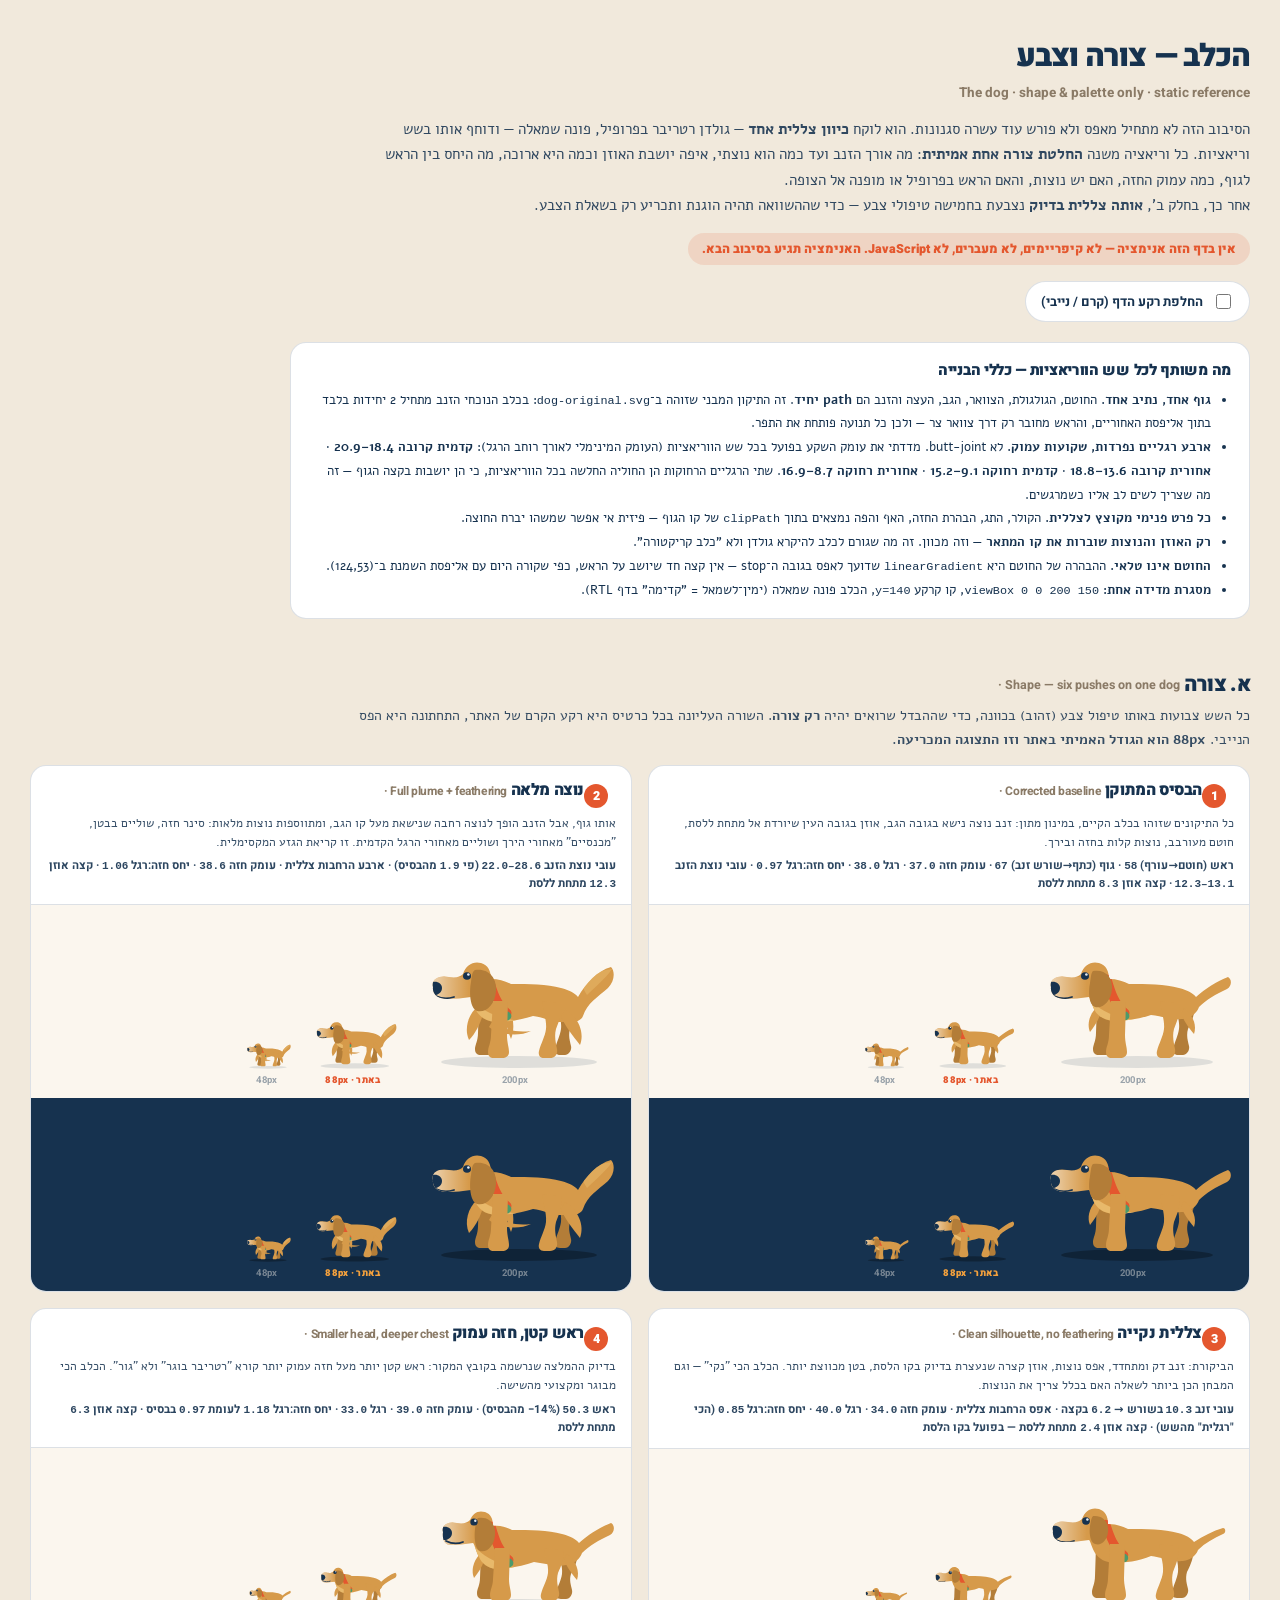
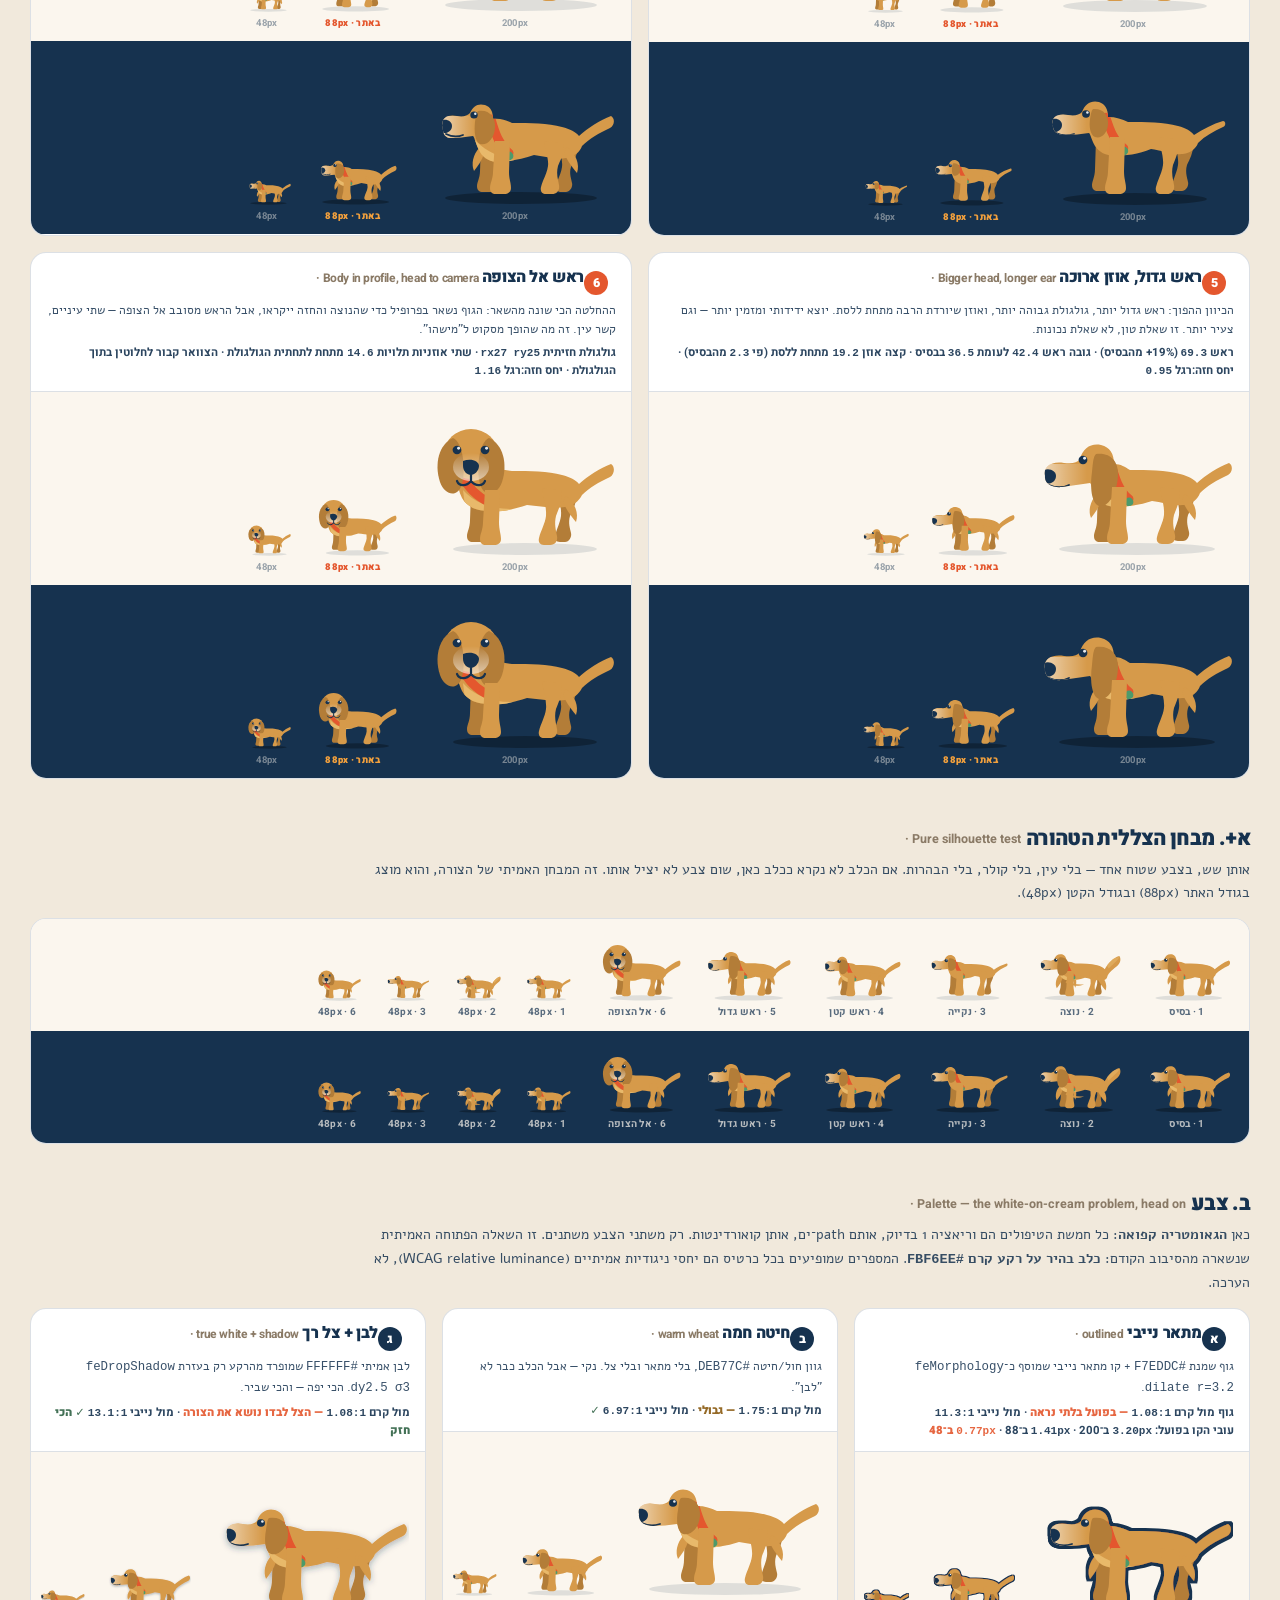
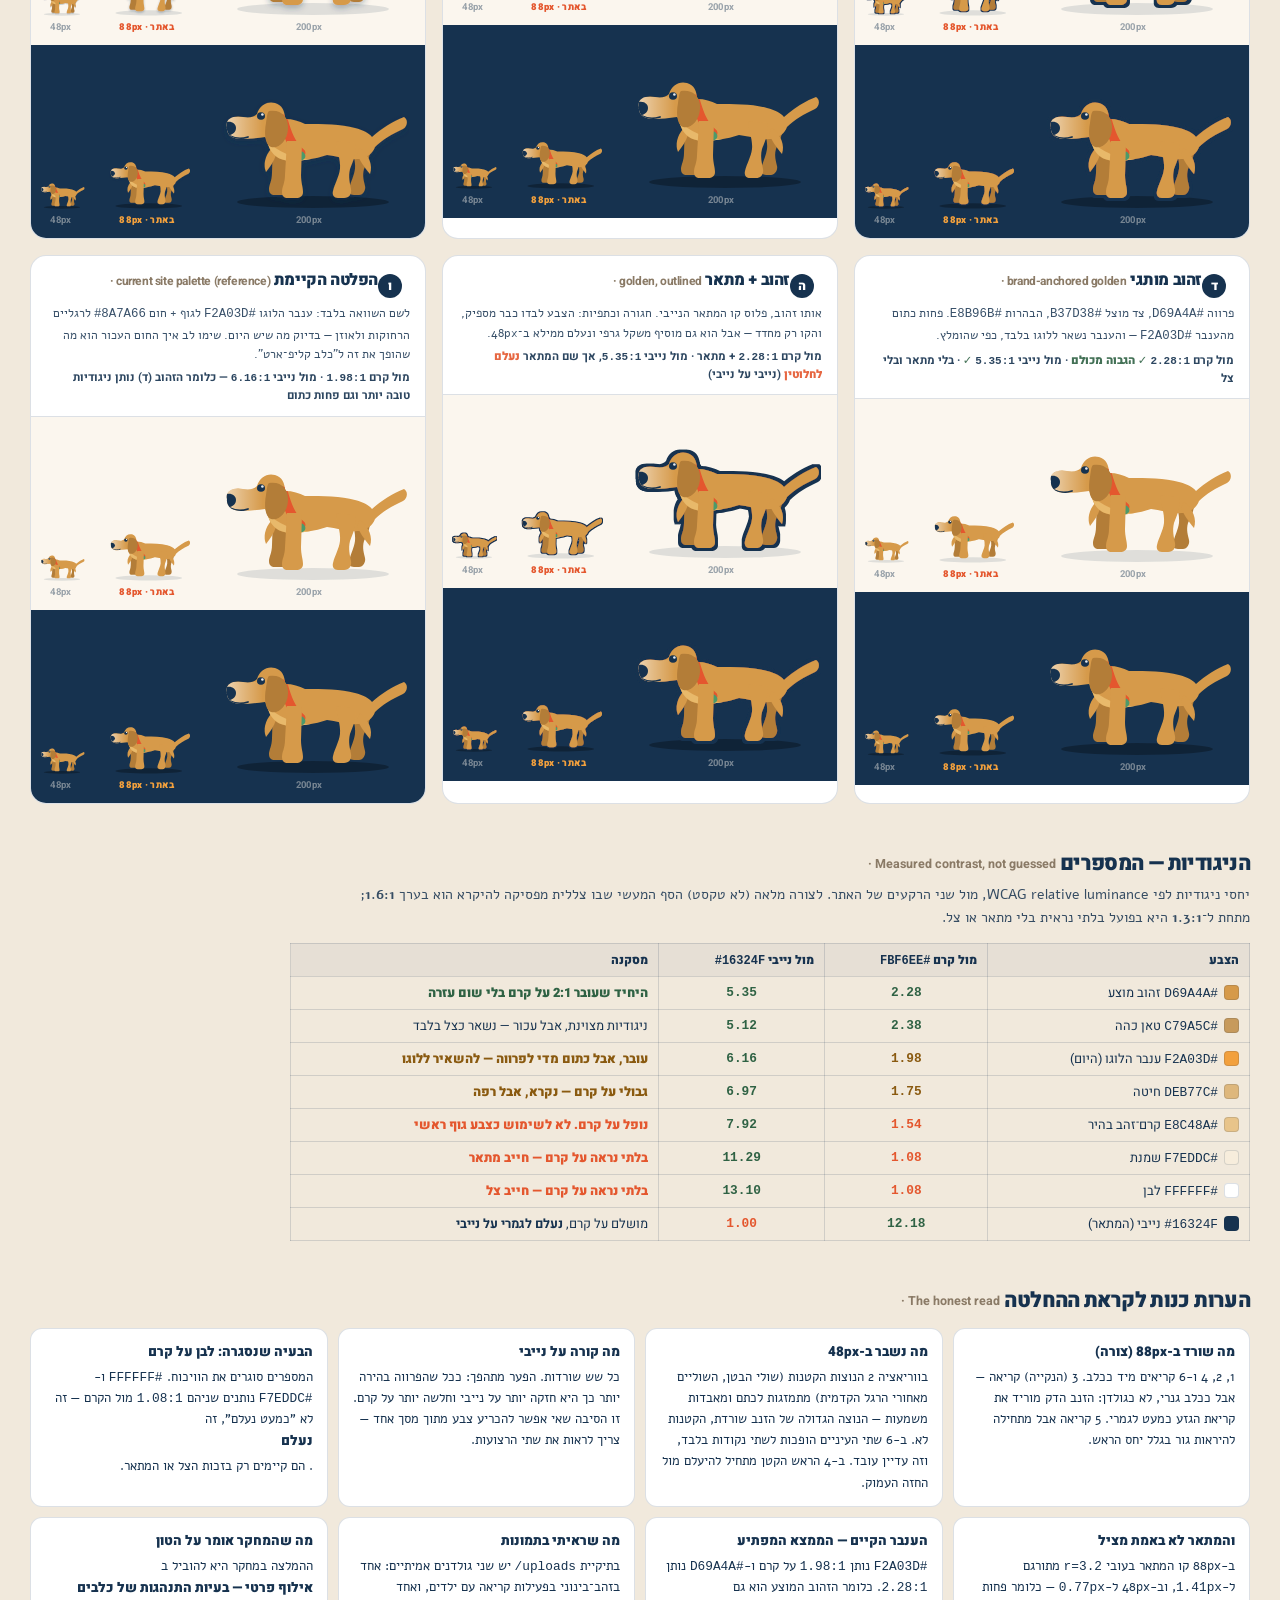
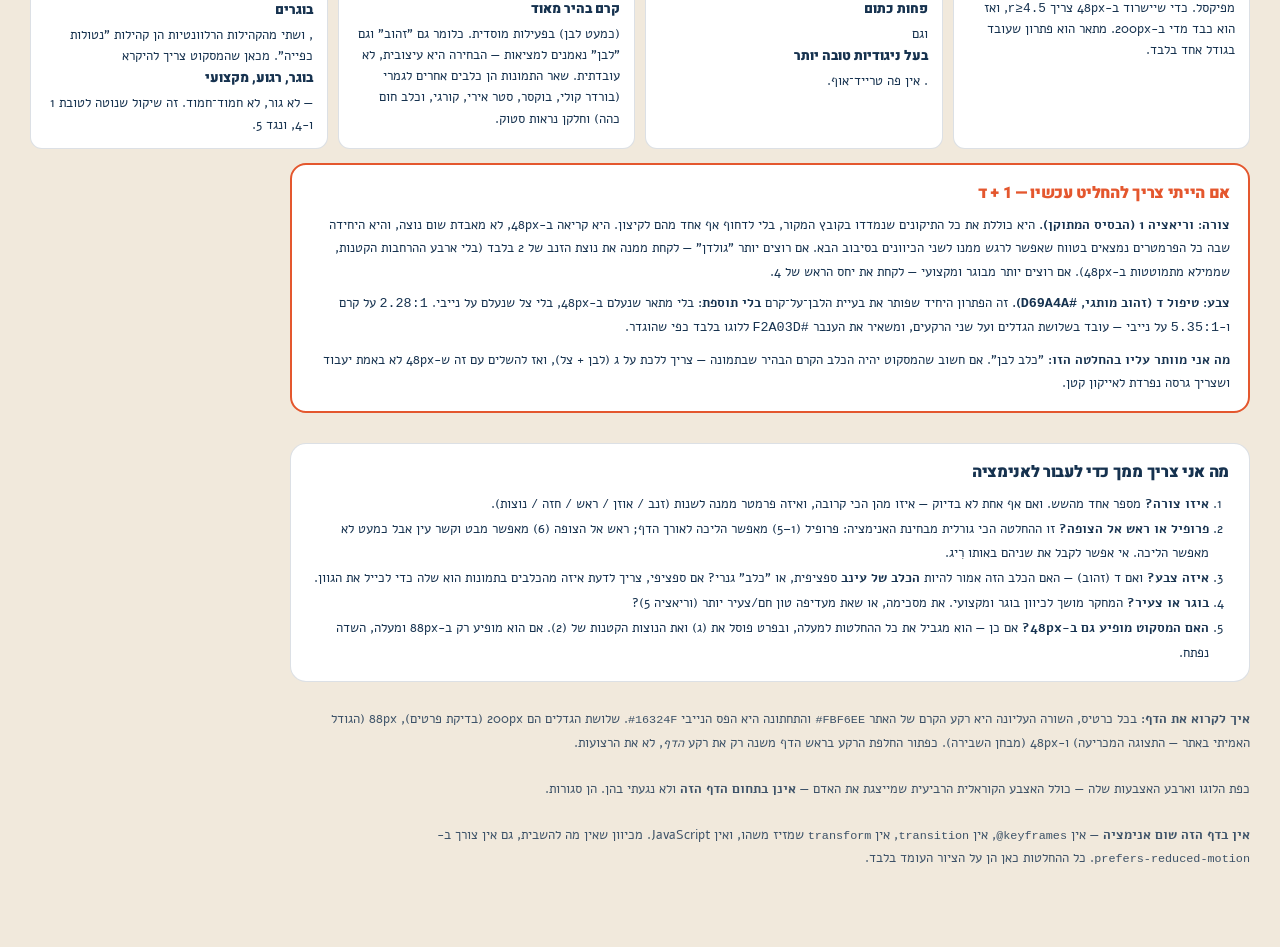
<file: project/lab-dog-shape.html>
<!DOCTYPE html>
<html lang="he" dir="rtl">
<head>
<meta charset="utf-8">
<meta name="viewport" content="width=device-width, initial-scale=1">
<title>הכלב — צורה וצבע · עינב מימון</title>
<link rel="preconnect" href="https://fonts.googleapis.com">
<link rel="preconnect" href="https://fonts.gstatic.com" crossorigin>
<link href="https://fonts.googleapis.com/css2?family=Heebo:wght@400;500;700;900&family=Alef:wght@400;700&display=swap" rel="stylesheet">
<style>
/* =====================================================================
   סיבוב צורה + צבע. אין כאן שום אנימציה.
   NO @keyframes, NO transition, NO transform-driven motion, NO JS.
   The single interaction is a pure-CSS background toggle (:has on a
   checkbox). Because nothing animates, no prefers-reduced-motion
   guard is needed — there is nothing to disable.

   CONSTRUCTION RULE for every dog on this page (this is the structural
   fix named in dog-original.svg):
     - The body is ONE path that carries muzzle, skull, neck, back,
       croup AND tail. No stacked ellipses, no butt-joints.
     - The four legs are separate paths whose tops are buried 10-22
       units inside that body path (measured per variant below).
     - Every interior marking (collar, tag, chest lightening, nose,
       mouth) is clipped to the body path, so no detail can escape the
       silhouette.
     - The ears and the feathering are the ONLY shapes allowed to break
       the outline — deliberately, because that is what makes a
       retriever read as a retriever.
   All variants share one frame: viewBox 0 0 200 150, ground line
   y=140, dog faces LEFT (right-to-left = "forward" in an RTL page).
   ===================================================================== */
:root{
  --navy:#16324F; --cream:#FBF6EE; --coral:#E4572E; --amber:#F2A03D;
  --green:#4C9A6B; --slate:#4A5C6F; --brown:#8A7A66;
  --page:#F1E9DC; --ink:var(--navy); --panel:#FFFFFF; --line:rgba(22,50,79,.15);
}
body:has(#bgtog:checked){
  --page:#0E2439; --ink:var(--cream); --panel:#193A5A; --line:rgba(251,246,238,.18);
}
*{box-sizing:border-box}
body{margin:0;background:var(--page);color:var(--ink);
  font-family:"Heebo","Segoe UI","Noto Sans Hebrew",system-ui,Arial,sans-serif;
  -webkit-font-smoothing:antialiased}
.wrap{max-width:1260px;margin:0 auto;padding:0 20px 90px}

header.hd{padding:34px 0 6px}
header.hd h1{margin:0 0 4px;font-size:31px;letter-spacing:-.03em;font-weight:900}
header.hd .sub{color:var(--brown);font-size:13.5px;font-weight:700;direction:ltr;text-align:right}
body:has(#bgtog:checked) header.hd .sub{color:#C8B69C}
header.hd p{margin:14px 0 0;max-width:880px;font-size:14.5px;line-height:1.75;opacity:.88;
  font-family:"Alef",system-ui,Arial,sans-serif}

.nomo{margin-top:14px;display:inline-block;padding:7px 14px;border-radius:99px;
  background:rgba(228,87,46,.14);color:var(--coral);font-size:12.5px;font-weight:900}
body:has(#bgtog:checked) .nomo{background:rgba(228,87,46,.26);color:#FF8A62}

.tog{display:inline-flex;align-items:center;gap:9px;margin:16px 0 0 10px;padding:9px 15px;
  border:1px solid var(--line);border-radius:99px;font-size:13px;font-weight:700;cursor:pointer;
  background:var(--panel);color:var(--ink)}
.tog input{accent-color:var(--coral);width:15px;height:15px;cursor:pointer}

.base{margin-top:20px;border:1px solid var(--line);border-radius:16px;background:var(--panel);
  padding:16px 18px;max-width:960px}
.base h4{margin:0 0 8px;font-size:15px;font-weight:900;letter-spacing:-.02em}
.base ul{margin:0;padding-inline-start:20px;font-size:13.2px;line-height:1.8;
  font-family:"Alef",system-ui,Arial,sans-serif}
.base code{font-family:ui-monospace,Consolas,monospace;font-size:11.8px;direction:ltr;display:inline-block}

h3.sec{margin:44px 0 4px;font-size:21px;font-weight:900;letter-spacing:-.03em}
h3.sec .en{font-size:12.5px;font-weight:700;color:var(--brown);direction:ltr;display:inline-block;
  margin-inline-start:8px;vertical-align:2px;letter-spacing:0}
body:has(#bgtog:checked) h3.sec .en{color:#C8B69C}
h3.sec + p{margin:0 0 14px;font-size:13.6px;opacity:.85;max-width:900px;line-height:1.7;
  font-family:"Alef",system-ui,Arial,sans-serif}

.grid{display:grid;grid-template-columns:1fr 1fr;gap:16px;margin-top:14px}
.grid.three{grid-template-columns:repeat(3,1fr)}
@media (max-width:1020px){.grid,.grid.three{grid-template-columns:1fr}}

.card{border:1px solid var(--line);border-radius:16px;overflow:hidden;background:var(--panel)}
.cap{padding:12px 15px 11px;border-bottom:1px solid var(--line)}
.cap h2{margin:0;font-size:16px;letter-spacing:-.025em;font-weight:900}
.cap .num{display:inline-flex;align-items:center;justify-content:center;width:24px;height:24px;
  border-radius:50%;background:var(--coral);color:#fff;font-size:12.5px;font-weight:900;
  margin-inline-end:8px;vertical-align:-5px;direction:ltr}
.cap .num.t{background:var(--navy)}
body:has(#bgtog:checked) .cap .num.t{background:var(--amber);color:var(--navy)}
.cap .en{font-weight:700;font-size:12px;color:var(--brown);direction:ltr;display:inline-block}
body:has(#bgtog:checked) .cap .en{color:#C8B69C}
.cap p{margin:5px 0 0;font-size:12.4px;opacity:.85;line-height:1.55;
  font-family:"Alef",system-ui,Arial,sans-serif}
.cap p.m{margin-top:6px;font-size:11.4px;font-weight:700;opacity:.9;direction:rtl;
  font-family:"Heebo",system-ui,Arial,sans-serif}
.cap p.m code{font-family:ui-monospace,Consolas,monospace;font-size:11px;direction:ltr;display:inline-block}
.cap .warn{color:var(--coral);font-weight:900}

.strip{display:flex;align-items:flex-end;gap:18px;padding:14px 16px 11px;--gsh:rgba(22,50,79,.12)}
.strip.cream{background:var(--cream);color:var(--navy)}
.strip.navy{background:var(--navy);color:var(--cream);--gsh:rgba(0,0,0,.30)}
.slot{display:flex;flex-direction:column;align-items:center;gap:4px}
.slot .lbl{font-size:9.5px;font-weight:700;letter-spacing:.03em;opacity:.42;direction:ltr}
.slot.real .lbl{opacity:1;color:var(--coral);font-weight:900}
.strip.navy .slot.real .lbl{color:var(--amber)}
svg.s200{width:200px;height:150px;display:block}
svg.s88{width:88px;height:66px;display:block}
svg.s48{width:48px;height:36px;display:block}

/* ---- the dog's own palette variables ---------------------------------
   Every path inside a #shN group paints with these and nothing else, so
   one geometry can be recoloured without touching a single coordinate. */
svg.dog{--coat:#D69A4A;--coat2:#B37D38;--coat3:#E8B96B;
        --acc:#E4572E;--tag:#4C9A6B;--eye:#16324F;--sh:var(--gsh)}

/* SECTION B — the five colour treatments, applied to ONE fixed shape. */
.tOutline{--coat:#F7EDDC;--coat2:#E7D4B2;--coat3:#FFFBF2;--f:url(#contour)}
.tWheat  {--coat:#DEB77C;--coat2:#C79A5C;--coat3:#EFD8AC}
.tWhite  {--coat:#FFFFFF;--coat2:#F0E6D4;--coat3:#FFFFFF;--f:url(#softshadow)}
.tGold   {--coat:#D69A4A;--coat2:#B37D38;--coat3:#E8B96B}
.tGoldO  {--coat:#D69A4A;--coat2:#B37D38;--coat3:#E8B96B;--f:url(#contour)}
.tAmber  {--coat:#F2A03D;--coat2:#8A7A66;--coat3:#FBF6EE}

/* pure-silhouette mode: everything collapses to one flat colour */
.sil{--coat:var(--silc);--coat2:var(--silc);--coat3:var(--silc);
     --acc:var(--silc);--tag:var(--silc);--eye:var(--silc);--sh:transparent}
.strip.cream .sil{--silc:#16324F}
.strip.navy  .sil{--silc:#FBF6EE}

.silrow{display:flex;flex-wrap:wrap;align-items:flex-end;gap:22px;padding:16px 18px 12px}
.silrow .slot .lbl{opacity:.7;font-size:10px;direction:rtl}

table.cx{border-collapse:collapse;width:100%;max-width:960px;margin-top:12px;font-size:12.8px}
table.cx th,table.cx td{border:1px solid var(--line);padding:7px 10px;text-align:right}
table.cx th{font-weight:900;font-size:12px;background:rgba(22,50,79,.05)}
body:has(#bgtog:checked) table.cx th{background:rgba(251,246,238,.07)}
table.cx td.n{direction:ltr;text-align:center;font-family:ui-monospace,Consolas,monospace}
table.cx .sw{display:inline-block;width:15px;height:15px;border-radius:4px;vertical-align:-3px;
  margin-inline-end:6px;border:1px solid var(--line)}
.ok{color:#2F6244;font-weight:900}
.mid{color:#8A5A10;font-weight:900}
.bad{color:var(--coral);font-weight:900}
body:has(#bgtog:checked) .ok{color:#7FD0A3}
body:has(#bgtog:checked) .mid{color:var(--amber)}

.notes{display:grid;grid-template-columns:repeat(auto-fit,minmax(290px,1fr));gap:10px;margin-top:12px}
.notes div{border:1px solid var(--line);border-radius:12px;padding:12px 14px;background:var(--panel);
  font-size:12.8px;line-height:1.65;font-family:"Alef",system-ui,Arial,sans-serif}
.notes b{display:block;font-size:13.4px;margin-bottom:4px;font-family:"Heebo",system-ui,Arial,sans-serif;font-weight:900}
.pick{margin-top:14px;border:2px solid var(--coral);border-radius:16px;background:var(--panel);
  padding:16px 18px;max-width:960px}
.pick h4{margin:0 0 8px;font-size:16px;font-weight:900;color:var(--coral);letter-spacing:-.02em}
.pick p{margin:0 0 8px;font-size:13.4px;line-height:1.75;font-family:"Alef",system-ui,Arial,sans-serif}
.pick p:last-child{margin-bottom:0}
.ask{margin-top:30px;border:1px solid var(--line);border-radius:16px;background:var(--panel);padding:16px 20px;max-width:960px}
.ask h4{margin:0 0 8px;font-size:16px;font-weight:900;letter-spacing:-.02em}
.ask ol{margin:0;padding-inline-start:20px;font-size:13.4px;line-height:1.85;font-family:"Alef",system-ui,Arial,sans-serif}
.foot{margin-top:26px;font-size:12.8px;opacity:.82;line-height:1.8;max-width:960px;
  font-family:"Alef",system-ui,Arial,sans-serif}
.foot code{font-family:ui-monospace,Consolas,monospace;font-size:11.8px;direction:ltr;display:inline-block}
</style>
</head>
<body>

<!-- =====================================================================
     ALL GEOMETRY LIVES ONCE IN <defs>. Every tile is a <use>.
     ===================================================================== -->
<svg width="0" height="0" style="position:absolute" aria-hidden="true"><defs>

  <!-- navy contour: dilate the UNION alpha of the group, flood navy,
       lay it under the artwork. radius 3.2 in a 200-unit viewBox renders
       at 3.20px @200 / 1.41px @88 / 0.77px @48. -->
  <filter id="contour" x="-14%" y="-14%" width="128%" height="128%">
    <feMorphology in="SourceAlpha" operator="dilate" radius="3.2" result="d"/>
    <feFlood flood-color="#16324F"/>
    <feComposite in2="d" operator="in" result="o"/>
    <feMerge><feMergeNode in="o"/><feMergeNode in="SourceGraphic"/></feMerge>
  </filter>
  <filter id="softshadow" x="-18%" y="-18%" width="136%" height="136%">
    <feDropShadow dx="0" dy="2.5" stdDeviation="3" flood-color="#16324F" flood-opacity=".34"/>
  </filter>

  <!-- the muzzle is NOT a patch: it is a gradient that dies out at the
       stop, so there is no hard edge sitting on the head. -->
  <linearGradient id="muz" x1="0" y1="0" x2="1" y2="0">
    <stop offset="0"   stop-color="#FFFFFF" stop-opacity=".62"/>
    <stop offset=".55" stop-color="#FFFFFF" stop-opacity=".26"/>
    <stop offset="1"   stop-color="#FFFFFF" stop-opacity="0"/>
  </linearGradient>
  <linearGradient id="muzV" x1="0" y1="1" x2="0" y2="0">
    <stop offset="0"   stop-color="#FFFFFF" stop-opacity=".58"/>
    <stop offset="1"   stop-color="#FFFFFF" stop-opacity="0"/>
  </linearGradient>

  <!-- ================= clip paths = the body outline of each variant === -->
  <clipPath id="cp1"><path d="M18,68 C16,60 24,56 34,58 C41,59 45,58 48,55
    C51,46 58,42 66,44 C73,46 76,52 76,60 C84,60 90,62 96,65
    C114,65 132,65 146,69 C154,71 160,74 163,78
    C172,70 184,62 195,58 C199,60 199,67 194,70 C183,75 173,81 166,88
    C164,94 158,99 150,100 C138,101 128,97 118,96 C106,100 92,102 80,102
    C72,101 66,98 62,92 C58,84 58,80 56,78
    C48,79 40,80 32,80 C24,80 17,76 18,68 Z"/></clipPath>

  <clipPath id="cp2"><path d="M18,68 C16,60 24,56 34,58 C41,59 45,58 48,55
    C51,46 58,42 66,44 C73,46 76,52 76,60 C84,60 90,62 96,65
    C114,65 132,65 146,69 C154,71 160,74 163,78
    C171,64 182,52 196,48 C200,52 200,62 193,69 C183,78 172,84 168,97
    C166,102 158,105 150,103 C138,104 128,98 118,97 C106,101 92,103 80,103
    C72,102 66,99 62,93 C58,85 58,80 56,78
    C48,79 40,80 32,80 C24,80 17,76 18,68 Z"/></clipPath>

  <clipPath id="cp3"><path d="M20,68 C18,61 25,57 35,59 C42,60 46,59 49,56
    C52,48 58,44 66,46 C72,48 75,53 75,61 C83,61 89,63 95,66
    C113,66 131,66 145,70 C153,72 158,75 161,79
    C170,73 180,68 190,65 C193,65 193,70 190,71 C181,75 172,80 165,87
    C163,93 157,97 150,98 C138,99 128,94 118,93 C106,98 92,100 80,100
    C72,99 66,96 62,90 C58,83 58,79 56,77
    C48,78 40,79 32,79 C24,79 19,75 20,68 Z"/></clipPath>

  <clipPath id="cp4"><path d="M28,70 C26,63 33,59 42,61 C48,62 52,61 55,58
    C58,51 63,48 70,50 C76,52 78,57 78,64 C85,63 91,65 97,68
    C115,68 133,68 147,72 C155,74 161,77 164,81
    C173,73 185,65 196,61 C200,63 200,70 195,73 C184,78 174,84 167,91
    C165,97 159,102 151,103 C139,105 129,101 119,100 C107,104 93,107 81,107
    C73,106 67,102 64,95 C60,87 60,83 58,81
    C50,82 42,83 36,83 C30,83 27,78 28,70 Z"/></clipPath>

  <clipPath id="cp5"><path d="M12,70 C10,60 19,55 31,57 C39,58 44,57 47,53
    C50,42 58,37 68,39 C77,41 81,48 81,58 C88,58 92,61 97,64
    C115,64 133,64 147,68 C155,70 161,73 164,77
    C173,69 185,61 196,57 C200,59 200,66 195,69 C184,74 174,80 167,87
    C165,93 159,98 151,99 C139,100 129,96 119,95 C107,99 93,101 81,101
    C73,100 67,97 63,91 C59,83 59,79 57,77
    C48,78 38,80 29,81 C20,82 11,78 12,70 Z"/></clipPath>

  <clipPath id="cp6"><path d="M44,56 C41,70 42,82 47,92 C52,101 62,105 74,105
    C88,106 100,103 112,99 C124,100 136,103 150,101
    C158,100 164,95 167,89 C174,82 184,76 195,71
    C200,68 200,60 196,58 C185,62 173,70 164,78
    C161,74 155,71 147,69 C133,65 115,65 97,65
    C83,63 71,60 63,56 C56,52 47,51 44,56 Z"/></clipPath>

<!-- ================================================================== -->
<!-- 1 · הבסיס המתוקן — the corrected baseline                           -->
<!-- ================================================================== -->
<g id="sh1">
  <ellipse cx="104" cy="143" rx="76" ry="6" fill="var(--sh)"/>
  <g class="dogbody" style="filter:var(--f,none)">
  <!-- far legs (tops buried: front 18u, hind 14u) -->
  <path fill="var(--coat2)" d="M64,84 L79,84 L78,114 C78,122 80,126 80,130 C80,134 77,136 73,136 L66,136 C62,136 60,134 60,130 C60,126 63,122 63,114 Z"/>
  <path fill="var(--coat2)" d="M143,86 L161,88 C162,96 158,104 155,110 C153,117 155,122 156,127 C157,131 154,136 150,136 L145,136 C141,136 139,133 140,130 C142,122 145,117 146,110 C147,101 143,93 143,86 Z"/>
    <!-- ONE body path: muzzle + skull + neck + back + croup + tail -->
    <path fill="var(--coat)" d="M18,68 C16,60 24,56 34,58 C41,59 45,58 48,55
      C51,46 58,42 66,44 C73,46 76,52 76,60 C84,60 90,62 96,65
      C114,65 132,65 146,69 C154,71 160,74 163,78
      C172,70 184,62 195,58 C199,60 199,67 194,70 C183,75 173,81 166,88
      C164,94 158,99 150,100 C138,101 128,97 118,96 C106,100 92,102 80,102
      C72,101 66,98 62,92 C58,84 58,80 56,78
      C48,79 40,80 32,80 C24,80 17,76 18,68 Z"/>
    <!-- light feathering: chest apron + rear breech. Allowed to break the outline. -->
    <path fill="var(--coat)" d="M62,90 C56,97 54,106 57,113 C61,108 65,102 67,96 Z"/>
    <path fill="var(--coat)" d="M151,89 C160,96 164,106 161,115 C156,109 150,101 148,94 Z"/>
    <g clip-path="url(#cp1)">
      <path fill="var(--coat3)" d="M56,80 C70,95 92,103 118,100 C112,108 82,109 58,98 Z"/>
      <path fill="url(#muz)" d="M14,58 L54,58 L54,84 L14,84 Z"/>
      <path d="M74,60 C78,74 82,86 92,94" fill="none" stroke="var(--acc)" stroke-width="9" stroke-linecap="round"/>
      <circle cx="92" cy="97" r="4.4" fill="var(--tag)"/>
      <path fill="var(--eye)" d="M15,64 C21,61 27,64 27,69 C27,74 21,78 16,75 C12,72 12,67 15,64 Z"/>
      <path d="M21,77 C27,80 33,80 39,78" fill="none" stroke="var(--eye)" stroke-width="1.8" stroke-linecap="round"/>
    </g>
    <!-- ear: root buried 8-20u inside the skull, tip 8u BELOW the jawline -->
    <path fill="var(--coat2)" d="M60,52 C72,50 80,58 79,70 C78,82 70,90 62,88 C56,86 55,74 57,64 C58,58 58,54 60,52 Z"/>
    <!-- near legs (tops buried: front 20u, hind 16u) -->
    <path fill="var(--coat)" d="M78,82 L93,82 L92,116 C92,124 94,128 94,133 C94,137 91,139 87,139 L79,139 C75,139 73,137 73,133 C73,128 76,124 76,116 Z"/>
    <path fill="var(--coat)" d="M127,82 L146,84 C148,94 144,102 141,110 C139,118 141,124 142,130 C143,135 140,139 135,139 L129,139 C125,139 123,136 124,132 C126,124 130,118 131,110 C132,100 127,90 127,82 Z"/>
    <ellipse cx="52" cy="57" rx="4" ry="3.8" fill="var(--eye)"/>
    <circle cx="53.4" cy="55.5" r="1.3" fill="#FFFFFF" opacity=".9"/>
  </g>
</g>

<!-- ================================================================== -->
<!-- 2 · נוצה מלאה — maximum plume + full feathering                     -->
<!-- ================================================================== -->
<g id="sh2">
  <ellipse cx="104" cy="143" rx="78" ry="6" fill="var(--sh)"/>
  <g class="dogbody" style="filter:var(--f,none)">
  <path fill="var(--coat2)" d="M64,84 L79,84 L78,114 C78,122 80,126 80,130 C80,134 77,136 73,136 L66,136 C62,136 60,134 60,130 C60,126 63,122 63,114 Z"/>
  <path fill="var(--coat2)" d="M143,86 L161,88 C162,96 158,104 155,110 C153,117 155,122 156,127 C157,131 154,136 150,136 L145,136 C141,136 139,133 140,130 C142,122 145,117 146,110 C147,101 143,93 143,86 Z"/>
    <path fill="var(--coat)" d="M18,68 C16,60 24,56 34,58 C41,59 45,58 48,55
      C51,46 58,42 66,44 C73,46 76,52 76,60 C84,60 90,62 96,65
      C114,65 132,65 146,69 C154,71 160,74 163,78
      C171,64 182,52 196,48 C200,52 200,62 193,69 C183,78 172,84 168,97
      C166,102 158,105 150,103 C138,104 128,98 118,97 C106,101 92,103 80,103
      C72,102 66,99 62,93 C58,85 58,80 56,78
      C48,79 40,80 32,80 C24,80 17,76 18,68 Z"/>
    <!-- heavy feathering: apron, belly fringe, breeches, foreleg fringe -->
    <path fill="var(--coat)" d="M62,88 C53,96 49,110 54,121 C61,114 66,103 68,95 Z"/>
    <path fill="var(--coat)" d="M78,101 C86,110 100,114 116,112 C104,118 84,116 74,108 Z"/>
    <path fill="var(--coat)" d="M150,90 C163,98 170,113 165,126 C158,117 149,106 146,97 Z"/>
    <path fill="var(--coat)" d="M92,86 C99,96 100,110 96,120 C92,110 89,98 88,90 Z"/>
    <g clip-path="url(#cp2)">
      <path fill="var(--coat3)" d="M56,80 C70,95 92,104 118,101 C112,109 82,110 58,98 Z"/>
      <path fill="var(--coat3)" d="M166,58 C178,54 190,51 197,50 C190,60 180,68 172,76 C168,70 166,64 166,58 Z" opacity=".55"/>
      <path fill="url(#muz)" d="M14,58 L54,58 L54,84 L14,84 Z"/>
      <path d="M74,60 C78,74 82,86 92,94" fill="none" stroke="var(--acc)" stroke-width="9" stroke-linecap="round"/>
      <circle cx="92" cy="97" r="4.4" fill="var(--tag)"/>
      <path fill="var(--eye)" d="M15,64 C21,61 27,64 27,69 C27,74 21,78 16,75 C12,72 12,67 15,64 Z"/>
      <path d="M21,77 C27,80 33,80 39,78" fill="none" stroke="var(--eye)" stroke-width="1.8" stroke-linecap="round"/>
    </g>
    <path fill="var(--coat2)" d="M60,51 C73,49 82,58 81,72 C80,86 71,94 62,92 C55,89 54,74 56,63 C57,56 57,53 60,51 Z"/>
    <path fill="var(--coat)" d="M78,82 L93,82 L92,116 C92,124 94,128 94,133 C94,137 91,139 87,139 L79,139 C75,139 73,137 73,133 C73,128 76,124 76,116 Z"/>
    <path fill="var(--coat)" d="M127,82 L146,84 C148,94 144,102 141,110 C139,118 141,124 142,130 C143,135 140,139 135,139 L129,139 C125,139 123,136 124,132 C126,124 130,118 131,110 C132,100 127,90 127,82 Z"/>
    <ellipse cx="52" cy="57" rx="4" ry="3.8" fill="var(--eye)"/>
    <circle cx="53.4" cy="55.5" r="1.3" fill="#FFFFFF" opacity=".9"/>
  </g>
</g>

<!-- ================================================================== -->
<!-- 3 · צללית נקייה — thin tapered tail, zero feathering, short ear     -->
<!-- ================================================================== -->
<g id="sh3">
  <ellipse cx="102" cy="143" rx="72" ry="6" fill="var(--sh)"/>
  <g class="dogbody" style="filter:var(--f,none)">
  <path fill="var(--coat2)" d="M63,83 L78,83 L77,113 C77,121 79,125 79,129 C79,133 76,135 72,135 L65,135 C61,135 59,133 59,129 C59,125 62,121 62,113 Z"/>
  <path fill="var(--coat2)" d="M142,85 L160,87 C161,95 157,103 154,109 C152,116 154,121 155,126 C156,130 153,135 149,135 L144,135 C140,135 138,132 139,129 C141,121 144,116 145,109 C146,100 142,92 142,85 Z"/>
    <path fill="var(--coat)" d="M20,68 C18,61 25,57 35,59 C42,60 46,59 49,56
      C52,48 58,44 66,46 C72,48 75,53 75,61 C83,61 89,63 95,66
      C113,66 131,66 145,70 C153,72 158,75 161,79
      C170,73 180,68 190,65 C193,65 193,70 190,71 C181,75 172,80 165,87
      C163,93 157,97 150,98 C138,99 128,94 118,93 C106,98 92,100 80,100
      C72,99 66,96 62,90 C58,83 58,79 56,77
      C48,78 40,79 32,79 C24,79 19,75 20,68 Z"/>
    <g clip-path="url(#cp3)">
      <path fill="url(#muz)" d="M16,58 L54,58 L54,83 L16,83 Z"/>
      <path d="M73,61 C77,74 81,85 91,92" fill="none" stroke="var(--acc)" stroke-width="8.5" stroke-linecap="round"/>
      <circle cx="91" cy="95" r="4.2" fill="var(--tag)"/>
      <path fill="var(--eye)" d="M17,64 C23,61 29,64 29,69 C29,74 23,78 18,75 C14,72 14,67 17,64 Z"/>
      <path d="M23,77 C29,80 35,80 41,78" fill="none" stroke="var(--eye)" stroke-width="1.8" stroke-linecap="round"/>
    </g>
    <!-- short ear: tip at y=82, level with the jawline -->
    <path fill="var(--coat2)" d="M60,53 C70,52 76,59 75,69 C74,78 68,83 62,81 C57,79 56,70 57,63 C58,58 58,55 60,53 Z"/>
    <path fill="var(--coat)" d="M77,81 L92,81 L91,115 C91,123 93,127 93,132 C93,136 90,138 86,138 L78,138 C74,138 72,136 72,132 C72,127 75,123 75,115 Z"/>
    <path fill="var(--coat)" d="M126,81 L145,83 C147,93 143,101 140,109 C138,117 140,123 141,129 C142,134 139,138 134,138 L128,138 C124,138 122,135 123,131 C125,123 129,117 130,109 C131,99 126,89 126,81 Z"/>
    <ellipse cx="53" cy="58" rx="3.9" ry="3.7" fill="var(--eye)"/>
    <circle cx="54.4" cy="56.6" r="1.25" fill="#FFFFFF" opacity=".9"/>
  </g>
</g>

<!-- ================================================================== -->
<!-- 4 · ראש קטן, חזה עמוק — smaller head over a deeper chest            -->
<!-- ================================================================== -->
<g id="sh4">
  <ellipse cx="106" cy="143" rx="76" ry="6" fill="var(--sh)"/>
  <g class="dogbody" style="filter:var(--f,none)">
  <path fill="var(--coat2)" d="M66,89 L81,89 L80,116 C80,123 82,127 82,131 C82,135 79,137 75,137 L68,137 C64,137 62,135 62,131 C62,127 65,123 65,116 Z"/>
  <path fill="var(--coat2)" d="M144,90 L162,92 C163,99 159,106 156,112 C154,118 156,123 157,128 C158,132 155,137 151,137 L146,137 C142,137 140,134 141,131 C143,123 146,119 147,112 C148,104 144,96 144,90 Z"/>
    <path fill="var(--coat)" d="M28,70 C26,63 33,59 42,61 C48,62 52,61 55,58
      C58,51 63,48 70,50 C76,52 78,57 78,64 C85,63 91,65 97,68
      C115,68 133,68 147,72 C155,74 161,77 164,81
      C173,73 185,65 196,61 C200,63 200,70 195,73 C184,78 174,84 167,91
      C165,97 159,102 151,103 C139,105 129,101 119,100 C107,104 93,107 81,107
      C73,106 67,102 64,95 C60,87 60,83 58,81
      C50,82 42,83 36,83 C30,83 27,78 28,70 Z"/>
    <path fill="var(--coat)" d="M64,93 C58,100 56,109 59,116 C63,111 67,105 69,99 Z"/>
    <path fill="var(--coat)" d="M152,92 C161,99 165,109 162,118 C157,112 151,104 149,97 Z"/>
    <g clip-path="url(#cp4)">
      <path fill="var(--coat3)" d="M58,83 C72,99 94,108 120,105 C114,113 84,114 60,102 Z"/>
      <path fill="url(#muz)" d="M24,61 L60,61 L60,86 L24,86 Z"/>
      <path d="M76,64 C80,78 84,90 94,98" fill="none" stroke="var(--acc)" stroke-width="9" stroke-linecap="round"/>
      <circle cx="94" cy="101" r="4.4" fill="var(--tag)"/>
      <path fill="var(--eye)" d="M25,66 C31,63 37,66 37,71 C37,76 31,80 26,77 C22,74 22,69 25,66 Z"/>
      <path d="M31,79 C37,82 43,82 48,80" fill="none" stroke="var(--eye)" stroke-width="1.8" stroke-linecap="round"/>
    </g>
    <path fill="var(--coat2)" d="M63,56 C74,54 81,62 80,73 C79,84 72,91 65,89 C60,87 59,76 60,67 C61,61 61,58 63,56 Z"/>
    <path fill="var(--coat)" d="M80,86 L95,86 L94,117 C94,124 96,128 96,133 C96,137 93,139 89,139 L81,139 C77,139 75,137 75,133 C75,128 78,124 78,117 Z"/>
    <path fill="var(--coat)" d="M129,86 L148,88 C150,97 146,104 143,111 C141,119 143,124 144,130 C145,135 142,139 137,139 L131,139 C127,139 125,136 126,132 C128,124 132,119 133,111 C134,102 129,93 129,86 Z"/>
    <ellipse cx="59" cy="60" rx="3.7" ry="3.5" fill="var(--eye)"/>
    <circle cx="60.3" cy="58.7" r="1.2" fill="#FFFFFF" opacity=".9"/>
  </g>
</g>

<!-- ================================================================== -->
<!-- 5 · ראש גדול, אוזן ארוכה — bigger head, ear 21u below the jaw       -->
<!-- ================================================================== -->
<g id="sh5">
  <ellipse cx="104" cy="143" rx="78" ry="6" fill="var(--sh)"/>
  <g class="dogbody" style="filter:var(--f,none)">
  <path fill="var(--coat2)" d="M65,84 L80,84 L79,114 C79,122 81,126 81,130 C81,134 78,136 74,136 L67,136 C63,136 61,134 61,130 C61,126 64,122 64,114 Z"/>
  <path fill="var(--coat2)" d="M143,85 L161,87 C162,95 158,103 155,109 C153,116 155,121 156,126 C157,130 154,135 150,135 L145,135 C141,135 139,132 140,129 C142,121 145,116 146,109 C147,100 143,92 143,85 Z"/>
    <path fill="var(--coat)" d="M12,70 C10,60 19,55 31,57 C39,58 44,57 47,53
      C50,42 58,37 68,39 C77,41 81,48 81,58 C88,58 92,61 97,64
      C115,64 133,64 147,68 C155,70 161,73 164,77
      C173,69 185,61 196,57 C200,59 200,66 195,69 C184,74 174,80 167,87
      C165,93 159,98 151,99 C139,100 129,96 119,95 C107,99 93,101 81,101
      C73,100 67,97 63,91 C59,83 59,79 57,77
      C48,78 38,80 29,81 C20,82 11,78 12,70 Z"/>
    <path fill="var(--coat)" d="M63,89 C57,96 55,105 58,112 C62,107 66,101 68,95 Z"/>
    <path fill="var(--coat)" d="M152,88 C161,95 165,105 162,114 C157,108 151,100 149,93 Z"/>
    <g clip-path="url(#cp5)">
      <path fill="var(--coat3)" d="M57,79 C71,94 93,102 119,99 C113,107 83,108 59,97 Z"/>
      <path fill="url(#muz)" d="M8,58 L54,58 L54,85 L8,85 Z"/>
      <path d="M78,58 C82,72 86,85 96,93" fill="none" stroke="var(--acc)" stroke-width="9" stroke-linecap="round"/>
      <circle cx="96" cy="96" r="4.4" fill="var(--tag)"/>
      <path fill="var(--eye)" d="M9,65 C16,61 23,65 23,70 C23,76 16,80 10,76 C6,73 6,68 9,65 Z"/>
      <path d="M16,79 C23,82 30,82 36,79" fill="none" stroke="var(--eye)" stroke-width="1.9" stroke-linecap="round"/>
    </g>
    <!-- long ear: tip y=102, i.e. 21u below the jawline (y=81) -->
    <path fill="var(--coat2)" d="M63,48 C77,46 86,55 85,70 C84,86 76,102 66,100 C58,97 57,80 59,66 C60,57 60,51 63,48 Z"/>
    <path fill="var(--coat)" d="M79,81 L94,81 L93,115 C93,123 95,127 95,132 C95,136 92,138 88,138 L80,138 C76,138 74,136 74,132 C74,127 77,123 77,115 Z"/>
    <path fill="var(--coat)" d="M127,81 L146,83 C148,93 144,101 141,109 C139,117 141,123 142,129 C143,134 140,138 135,138 L129,138 C125,138 123,135 124,131 C126,123 130,117 131,109 C132,99 127,89 127,81 Z"/>
    <ellipse cx="50" cy="54" rx="4.4" ry="4.2" fill="var(--eye)"/>
    <circle cx="51.6" cy="52.3" r="1.45" fill="#FFFFFF" opacity=".9"/>
  </g>
</g>

<!-- ================================================================== -->
<!-- 6 · ראש אל הצופה — profile body, head turned to camera              -->
<!-- ================================================================== -->
<g id="sh6">
  <ellipse cx="110" cy="143" rx="72" ry="6" fill="var(--sh)"/>
  <g class="dogbody" style="filter:var(--f,none)">
  <path fill="var(--coat2)" d="M56,86 L71,86 L70,114 C70,122 72,126 72,130 C72,134 69,136 65,136 L58,136 C54,136 52,134 52,130 C52,126 55,122 55,114 Z"/>
  <path fill="var(--coat2)" d="M143,86 L161,88 C162,96 158,104 155,110 C153,117 155,122 156,127 C157,131 154,136 150,136 L145,136 C141,136 139,133 140,130 C142,122 145,117 146,110 C147,101 143,93 143,86 Z"/>
    <!-- body: profile, no head — the neck runs up into the frontal skull -->
    <path fill="var(--coat)" d="M44,56 C41,70 42,82 47,92 C52,101 62,105 74,105
      C88,106 100,103 112,99 C124,100 136,103 150,101
      C158,100 164,95 167,89 C174,82 184,76 195,71
      C200,68 200,60 196,58 C185,62 173,70 164,78
      C161,74 155,71 147,69 C133,65 115,65 97,65
      C83,63 71,60 63,56 C56,52 47,51 44,56 Z"/>
    <path fill="var(--coat)" d="M151,90 C160,97 164,107 161,116 C156,110 150,102 148,95 Z"/>
    <g clip-path="url(#cp6)">
      <path fill="var(--coat3)" d="M48,84 C60,98 82,106 110,102 C102,110 72,111 50,100 Z"/>
      <path d="M46,68 C52,80 60,90 74,96" fill="none" stroke="var(--acc)" stroke-width="9" stroke-linecap="round"/>
      <circle cx="76" cy="99" r="4.4" fill="var(--tag)"/>
    </g>
    <!-- frontal head: skull, two hanging ears, gradient muzzle -->
    <ellipse cx="56" cy="48" rx="27" ry="25" fill="var(--coat)"/>
    <path fill="var(--coat2)" d="M38,32 C24,38 19,58 25,76 C30,90 43,92 47,78 C51,63 48,36 38,32 Z"/>
    <path fill="var(--coat2)" d="M74,32 C88,38 93,58 87,76 C82,90 69,92 65,78 C61,63 64,36 74,32 Z"/>
    <ellipse cx="56" cy="61" rx="18" ry="14" fill="url(#muzV)"/>
    <path fill="var(--eye)" d="M48,55 C56,52 64,55 64,60 C64,65 59,69 56,69 C52,69 48,65 48,60 Z"/>
    <path d="M56,69 L56,75 M56,75 C51,81 44,80 42,75 M56,75 C61,81 68,80 70,75" fill="none" stroke="var(--eye)" stroke-width="2.2" stroke-linecap="round"/>
    <ellipse cx="42" cy="44" rx="4.4" ry="4.2" fill="var(--eye)"/>
    <ellipse cx="70" cy="44" rx="4.4" ry="4.2" fill="var(--eye)"/>
    <circle cx="43.6" cy="42.3" r="1.45" fill="#FFFFFF" opacity=".9"/>
    <circle cx="71.6" cy="42.3" r="1.45" fill="#FFFFFF" opacity=".9"/>
    <!-- near legs -->
    <path fill="var(--coat)" d="M70,84 L85,84 L84,116 C84,124 86,128 86,133 C86,137 83,139 79,139 L71,139 C67,139 65,137 65,133 C65,128 68,124 68,116 Z"/>
    <path fill="var(--coat)" d="M127,82 L146,84 C148,94 144,102 141,110 C139,118 141,124 142,130 C143,135 140,139 135,139 L129,139 C125,139 123,136 124,132 C126,124 130,118 131,110 C132,100 127,90 127,82 Z"/>
  </g>
</g>

</defs></svg>

<div class="wrap">

<header class="hd">
  <h1>הכלב — צורה וצבע</h1>
  <div class="sub">The dog · shape &amp; palette only · static reference</div>
  <p>
    הסיבוב הזה לא מתחיל מאפס ולא פורש עוד עשרה סגנונות. הוא לוקח <b>כיוון צללית אחד</b> — גולדן רטריבר בפרופיל,
    פונה שמאלה — ודוחף אותו בשש וריאציות. כל וריאציה משנה <b>החלטת צורה אחת אמיתית</b>: מה אורך הזנב ועד כמה הוא
    נוצתי, איפה יושבת האוזן וכמה היא ארוכה, מה היחס בין הראש לגוף, כמה עמוק החזה, האם יש נוצות, והאם הראש בפרופיל
    או מופנה אל הצופה.
    <br>אחר כך, בחלק ב', <b>אותה צללית בדיוק</b> נצבעת בחמישה טיפולי צבע — כדי שההשוואה תהיה הוגנת ותכריע רק בשאלת הצבע.
  </p>
  <div class="nomo">אין בדף הזה אנימציה — לא קיפריימים, לא מעברים, לא JavaScript. האנימציה תגיע בסיבוב הבא.</div>
  <br>
  <label class="tog"><input type="checkbox" id="bgtog"> החלפת רקע הדף (קרם / נייבי)</label>

  <div class="base">
    <h4>מה משותף לכל שש הווריאציות — כללי הבנייה</h4>
    <ul>
      <li><b>גוף אחד, נתיב אחד.</b> החוטם, הגולגולת, הצוואר, הגב, העצה והזנב הם <b>path יחיד</b>. זה התיקון המבני
        שזוהה ב־<code>dog-original.svg</code>: בכלב הנוכחי הזנב מתחיל 2 יחידות בלבד בתוך אליפסת האחוריים, והראש
        מחובר רק דרך צוואר צר — ולכן כל תנועה פותחת את התפר.</li>
      <li><b>ארבע רגליים נפרדות, שקועות עמוק.</b> לא butt-joint. מדדתי את עומק השקע בפועל בכל שש הווריאציות
        (העומק המינימלי לאורך רוחב הרגל): <b>קדמית קרובה 18.4–20.9</b> · <b>אחורית קרובה 13.6–18.8</b> ·
        <b>קדמית רחוקה 9.1–15.2</b> · <b>אחורית רחוקה 8.7–16.9</b>. שתי הרגליים הרחוקות הן החוליה החלשה בכל
        הווריאציות, כי הן יושבות בקצה הגוף — זה מה שצריך לשים לב אליו כשמרגשים.</li>
      <li><b>כל פרט פנימי מקוצץ לצללית.</b> הקולר, התג, הבהרת החזה, האף והפה נמצאים בתוך <code>clipPath</code> של
        קו הגוף — פיזית אי אפשר שמשהו יברח החוצה.</li>
      <li><b>רק האוזן והנוצות שוברות את קו המתאר</b> — וזה מכוון. זה מה שגורם לכלב להיקרא גולדן ולא "כלב קריקטורה".</li>
      <li><b>החוטם אינו טלאי.</b> ההבהרה של החוטם היא <code>linearGradient</code> שדועך לאפס בגובה ה־stop — אין
        קצה חד שיושב על הראש, כפי שקורה היום עם אליפסת השמנת ב־(124,53).</li>
      <li><b>מסגרת מדידה אחת:</b> <code>viewBox 0 0 200 150</code>, קו קרקע <code>y=140</code>, הכלב פונה שמאלה
        (ימין־לשמאל = "קדימה" בדף RTL).</li>
    </ul>
  </div>
</header>

<!-- ==================== PART A ==================== -->
<h3 class="sec">א. צורה <span class="en">· Shape — six pushes on one dog</span></h3>
<p>
  כל השש צבועות באותו טיפול צבע (זהוב) בכוונה, כדי שההבדל שרואים יהיה <b>רק צורה</b>. השורה העליונה בכל כרטיס היא
  רקע הקרם של האתר, התחתונה היא הפס הנייבי. <b>88px הוא הגודל האמיתי באתר וזו התצוגה המכריעה.</b>
</p>
<div class="grid">

  <article class="card">
    <div class="cap">
      <h2><span class="num">1</span>הבסיס המתוקן <span class="en">· Corrected baseline</span></h2>
      <p>כל התיקונים שזוהו בכלב הקיים, במינון מתון: זנב נוצה נישא בגובה הגב, אוזן בגובה העין שיורדת אל מתחת ללסת, חוטם מעורבב, נוצות קלות בחזה ובירך.</p>
      <p class="m">ראש (חוטם→עורף) <code>58</code> · גוף (כתף→שורש זנב) <code>67</code> · עומק חזה <code>37.0</code> · רגל <code>38.0</code> · יחס חזה:רגל <code>0.97</code> · עובי נוצת הזנב <code>12.3–13.1</code> · קצה אוזן <code>8.3</code> מתחת ללסת</p>
    </div>
    <div class="strip cream"><div class="slot"><svg class="s200 dog tGold" viewBox="0 0 200 150" aria-hidden="true"><use href="#sh1"/></svg><span class="lbl">200px</span></div><div class="slot real"><svg class="s88 dog tGold" viewBox="0 0 200 150" aria-hidden="true"><use href="#sh1"/></svg><span class="lbl">88px · באתר</span></div><div class="slot"><svg class="s48 dog tGold" viewBox="0 0 200 150" aria-hidden="true"><use href="#sh1"/></svg><span class="lbl">48px</span></div></div>
    <div class="strip navy"><div class="slot"><svg class="s200 dog tGold" viewBox="0 0 200 150" aria-hidden="true"><use href="#sh1"/></svg><span class="lbl">200px</span></div><div class="slot real"><svg class="s88 dog tGold" viewBox="0 0 200 150" aria-hidden="true"><use href="#sh1"/></svg><span class="lbl">88px · באתר</span></div><div class="slot"><svg class="s48 dog tGold" viewBox="0 0 200 150" aria-hidden="true"><use href="#sh1"/></svg><span class="lbl">48px</span></div></div>
  </article>

  <article class="card">
    <div class="cap">
      <h2><span class="num">2</span>נוצה מלאה <span class="en">· Full plume + feathering</span></h2>
      <p>אותו גוף, אבל הזנב הופך לנוצה רחבה שנישאת מעל קו הגב, ומתווספות נוצות מלאות: סינר חזה, שוליים בבטן, "מכנסיים" מאחורי הירך ושוליים מאחורי הרגל הקדמית. זו קריאת הגזע המקסימלית.</p>
      <p class="m">עובי נוצת הזנב <code>22.0–28.6</code> (פי <code>1.9</code> מהבסיס) · ארבע הרחבות צללית · עומק חזה <code>38.6</code> · יחס חזה:רגל <code>1.06</code> · קצה אוזן <code>12.3</code> מתחת ללסת</p>
    </div>
    <div class="strip cream"><div class="slot"><svg class="s200 dog tGold" viewBox="0 0 200 150" aria-hidden="true"><use href="#sh2"/></svg><span class="lbl">200px</span></div><div class="slot real"><svg class="s88 dog tGold" viewBox="0 0 200 150" aria-hidden="true"><use href="#sh2"/></svg><span class="lbl">88px · באתר</span></div><div class="slot"><svg class="s48 dog tGold" viewBox="0 0 200 150" aria-hidden="true"><use href="#sh2"/></svg><span class="lbl">48px</span></div></div>
    <div class="strip navy"><div class="slot"><svg class="s200 dog tGold" viewBox="0 0 200 150" aria-hidden="true"><use href="#sh2"/></svg><span class="lbl">200px</span></div><div class="slot real"><svg class="s88 dog tGold" viewBox="0 0 200 150" aria-hidden="true"><use href="#sh2"/></svg><span class="lbl">88px · באתר</span></div><div class="slot"><svg class="s48 dog tGold" viewBox="0 0 200 150" aria-hidden="true"><use href="#sh2"/></svg><span class="lbl">48px</span></div></div>
  </article>

  <article class="card">
    <div class="cap">
      <h2><span class="num">3</span>צללית נקייה <span class="en">· Clean silhouette, no feathering</span></h2>
      <p>הביקורת: זנב דק ומתחדד, אפס נוצות, אוזן קצרה שנעצרת בדיוק בקו הלסת, בטן מכווצת יותר. הכלב הכי "נקי" — וגם המבחן הכן ביותר לשאלה האם בכלל צריך את הנוצות.</p>
      <p class="m">עובי זנב <code>10.3</code> בשורש → <code>6.2</code> בקצה · אפס הרחבות צללית · עומק חזה <code>34.0</code> · רגל <code>40.0</code> · יחס חזה:רגל <code>0.85</code> (הכי "רגלית" מהשש) · קצה אוזן <code>2.4</code> מתחת ללסת — בפועל בקו הלסת</p>
    </div>
    <div class="strip cream"><div class="slot"><svg class="s200 dog tGold" viewBox="0 0 200 150" aria-hidden="true"><use href="#sh3"/></svg><span class="lbl">200px</span></div><div class="slot real"><svg class="s88 dog tGold" viewBox="0 0 200 150" aria-hidden="true"><use href="#sh3"/></svg><span class="lbl">88px · באתר</span></div><div class="slot"><svg class="s48 dog tGold" viewBox="0 0 200 150" aria-hidden="true"><use href="#sh3"/></svg><span class="lbl">48px</span></div></div>
    <div class="strip navy"><div class="slot"><svg class="s200 dog tGold" viewBox="0 0 200 150" aria-hidden="true"><use href="#sh3"/></svg><span class="lbl">200px</span></div><div class="slot real"><svg class="s88 dog tGold" viewBox="0 0 200 150" aria-hidden="true"><use href="#sh3"/></svg><span class="lbl">88px · באתר</span></div><div class="slot"><svg class="s48 dog tGold" viewBox="0 0 200 150" aria-hidden="true"><use href="#sh3"/></svg><span class="lbl">48px</span></div></div>
  </article>

  <article class="card">
    <div class="cap">
      <h2><span class="num">4</span>ראש קטן, חזה עמוק <span class="en">· Smaller head, deeper chest</span></h2>
      <p>בדיוק ההמלצה שנרשמה בקובץ המקור: ראש קטן יותר מעל חזה עמוק יותר קורא "רטריבר בוגר" ולא "גור". הכלב הכי מבוגר ומקצועי מהשישה.</p>
      <p class="m">ראש <code>50.3</code> (‎−14%‎ מהבסיס) · עומק חזה <code>39.0</code> · רגל <code>33.0</code> · יחס חזה:רגל <code>1.18</code> לעומת <code>0.97</code> בבסיס · קצה אוזן <code>6.3</code> מתחת ללסת</p>
    </div>
    <div class="strip cream"><div class="slot"><svg class="s200 dog tGold" viewBox="0 0 200 150" aria-hidden="true"><use href="#sh4"/></svg><span class="lbl">200px</span></div><div class="slot real"><svg class="s88 dog tGold" viewBox="0 0 200 150" aria-hidden="true"><use href="#sh4"/></svg><span class="lbl">88px · באתר</span></div><div class="slot"><svg class="s48 dog tGold" viewBox="0 0 200 150" aria-hidden="true"><use href="#sh4"/></svg><span class="lbl">48px</span></div></div>
    <div class="strip navy"><div class="slot"><svg class="s200 dog tGold" viewBox="0 0 200 150" aria-hidden="true"><use href="#sh4"/></svg><span class="lbl">200px</span></div><div class="slot real"><svg class="s88 dog tGold" viewBox="0 0 200 150" aria-hidden="true"><use href="#sh4"/></svg><span class="lbl">88px · באתר</span></div><div class="slot"><svg class="s48 dog tGold" viewBox="0 0 200 150" aria-hidden="true"><use href="#sh4"/></svg><span class="lbl">48px</span></div></div>
  </article>

  <article class="card">
    <div class="cap">
      <h2><span class="num">5</span>ראש גדול, אוזן ארוכה <span class="en">· Bigger head, longer ear</span></h2>
      <p>הכיוון ההפוך: ראש גדול יותר, גולגולת גבוהה יותר, ואוזן שיורדת הרבה מתחת ללסת. יוצא ידידותי ומזמין יותר — וגם צעיר יותר. זו שאלת טון, לא שאלת נכונות.</p>
      <p class="m">ראש <code>69.3</code> (‎+19%‎ מהבסיס) · גובה ראש <code>42.4</code> לעומת <code>36.5</code> בבסיס · קצה אוזן <code>19.2</code> מתחת ללסת (פי <code>2.3</code> מהבסיס) · יחס חזה:רגל <code>0.95</code></p>
    </div>
    <div class="strip cream"><div class="slot"><svg class="s200 dog tGold" viewBox="0 0 200 150" aria-hidden="true"><use href="#sh5"/></svg><span class="lbl">200px</span></div><div class="slot real"><svg class="s88 dog tGold" viewBox="0 0 200 150" aria-hidden="true"><use href="#sh5"/></svg><span class="lbl">88px · באתר</span></div><div class="slot"><svg class="s48 dog tGold" viewBox="0 0 200 150" aria-hidden="true"><use href="#sh5"/></svg><span class="lbl">48px</span></div></div>
    <div class="strip navy"><div class="slot"><svg class="s200 dog tGold" viewBox="0 0 200 150" aria-hidden="true"><use href="#sh5"/></svg><span class="lbl">200px</span></div><div class="slot real"><svg class="s88 dog tGold" viewBox="0 0 200 150" aria-hidden="true"><use href="#sh5"/></svg><span class="lbl">88px · באתר</span></div><div class="slot"><svg class="s48 dog tGold" viewBox="0 0 200 150" aria-hidden="true"><use href="#sh5"/></svg><span class="lbl">48px</span></div></div>
  </article>

  <article class="card">
    <div class="cap">
      <h2><span class="num">6</span>ראש אל הצופה <span class="en">· Body in profile, head to camera</span></h2>
      <p>ההחלטה הכי שונה מהשאר: הגוף נשאר בפרופיל כדי שהנוצה והחזה ייקראו, אבל הראש מסובב אל הצופה — שתי עיניים, קשר עין. זה מה שהופך מסקוט ל"מישהו".</p>
      <p class="m">גולגולת חזיתית <code>rx27 ry25</code> · שתי אוזניות תלויות <code>14.6</code> מתחת לתחתית הגולגולת · הצוואר קבור לחלוטין בתוך הגולגולת · יחס חזה:רגל <code>1.16</code></p>
    </div>
    <div class="strip cream"><div class="slot"><svg class="s200 dog tGold" viewBox="0 0 200 150" aria-hidden="true"><use href="#sh6"/></svg><span class="lbl">200px</span></div><div class="slot real"><svg class="s88 dog tGold" viewBox="0 0 200 150" aria-hidden="true"><use href="#sh6"/></svg><span class="lbl">88px · באתר</span></div><div class="slot"><svg class="s48 dog tGold" viewBox="0 0 200 150" aria-hidden="true"><use href="#sh6"/></svg><span class="lbl">48px</span></div></div>
    <div class="strip navy"><div class="slot"><svg class="s200 dog tGold" viewBox="0 0 200 150" aria-hidden="true"><use href="#sh6"/></svg><span class="lbl">200px</span></div><div class="slot real"><svg class="s88 dog tGold" viewBox="0 0 200 150" aria-hidden="true"><use href="#sh6"/></svg><span class="lbl">88px · באתר</span></div><div class="slot"><svg class="s48 dog tGold" viewBox="0 0 200 150" aria-hidden="true"><use href="#sh6"/></svg><span class="lbl">48px</span></div></div>
  </article>
</div>

<h3 class="sec">א+. מבחן הצללית הטהורה <span class="en">· Pure silhouette test</span></h3>
<p>
  אותן שש, בצבע שטוח אחד — בלי עין, בלי קולר, בלי הבהרות. אם הכלב לא נקרא ככלב כאן, שום צבע לא יציל אותו.
  זה המבחן האמיתי של הצורה, והוא מוצג בגודל האתר (88px) ובגודל הקטן (48px).
</p>
<div class="card">
  <div class="strip cream silrow">
    <div class="slot"><svg class="s88 dog sil" viewBox="0 0 200 150" aria-hidden="true"><use href="#sh1"/></svg><span class="lbl">1 · בסיס</span></div>
    <div class="slot"><svg class="s88 dog sil" viewBox="0 0 200 150" aria-hidden="true"><use href="#sh2"/></svg><span class="lbl">2 · נוצה</span></div>
    <div class="slot"><svg class="s88 dog sil" viewBox="0 0 200 150" aria-hidden="true"><use href="#sh3"/></svg><span class="lbl">3 · נקייה</span></div>
    <div class="slot"><svg class="s88 dog sil" viewBox="0 0 200 150" aria-hidden="true"><use href="#sh4"/></svg><span class="lbl">4 · ראש קטן</span></div>
    <div class="slot"><svg class="s88 dog sil" viewBox="0 0 200 150" aria-hidden="true"><use href="#sh5"/></svg><span class="lbl">5 · ראש גדול</span></div>
    <div class="slot"><svg class="s88 dog sil" viewBox="0 0 200 150" aria-hidden="true"><use href="#sh6"/></svg><span class="lbl">6 · אל הצופה</span></div>
    <div class="slot"><svg class="s48 dog sil" viewBox="0 0 200 150" aria-hidden="true"><use href="#sh1"/></svg><span class="lbl">1 · 48px</span></div>
    <div class="slot"><svg class="s48 dog sil" viewBox="0 0 200 150" aria-hidden="true"><use href="#sh2"/></svg><span class="lbl">2 · 48px</span></div>
    <div class="slot"><svg class="s48 dog sil" viewBox="0 0 200 150" aria-hidden="true"><use href="#sh3"/></svg><span class="lbl">3 · 48px</span></div>
    <div class="slot"><svg class="s48 dog sil" viewBox="0 0 200 150" aria-hidden="true"><use href="#sh6"/></svg><span class="lbl">6 · 48px</span></div>
  </div>
  <div class="strip navy silrow">
    <div class="slot"><svg class="s88 dog sil" viewBox="0 0 200 150" aria-hidden="true"><use href="#sh1"/></svg><span class="lbl">1 · בסיס</span></div>
    <div class="slot"><svg class="s88 dog sil" viewBox="0 0 200 150" aria-hidden="true"><use href="#sh2"/></svg><span class="lbl">2 · נוצה</span></div>
    <div class="slot"><svg class="s88 dog sil" viewBox="0 0 200 150" aria-hidden="true"><use href="#sh3"/></svg><span class="lbl">3 · נקייה</span></div>
    <div class="slot"><svg class="s88 dog sil" viewBox="0 0 200 150" aria-hidden="true"><use href="#sh4"/></svg><span class="lbl">4 · ראש קטן</span></div>
    <div class="slot"><svg class="s88 dog sil" viewBox="0 0 200 150" aria-hidden="true"><use href="#sh5"/></svg><span class="lbl">5 · ראש גדול</span></div>
    <div class="slot"><svg class="s88 dog sil" viewBox="0 0 200 150" aria-hidden="true"><use href="#sh6"/></svg><span class="lbl">6 · אל הצופה</span></div>
    <div class="slot"><svg class="s48 dog sil" viewBox="0 0 200 150" aria-hidden="true"><use href="#sh1"/></svg><span class="lbl">1 · 48px</span></div>
    <div class="slot"><svg class="s48 dog sil" viewBox="0 0 200 150" aria-hidden="true"><use href="#sh2"/></svg><span class="lbl">2 · 48px</span></div>
    <div class="slot"><svg class="s48 dog sil" viewBox="0 0 200 150" aria-hidden="true"><use href="#sh3"/></svg><span class="lbl">3 · 48px</span></div>
    <div class="slot"><svg class="s48 dog sil" viewBox="0 0 200 150" aria-hidden="true"><use href="#sh6"/></svg><span class="lbl">6 · 48px</span></div>
  </div>
</div>

<!-- ==================== PART B ==================== -->
<h3 class="sec">ב. צבע <span class="en">· Palette — the white-on-cream problem, head on</span></h3>
<p>
  כאן <b>הגאומטריה קפואה</b>: כל חמשת הטיפולים הם וריאציה 1 בדיוק, אותם path־ים, אותן קואורדינטות. רק משתני
  הצבע משתנים. זו השאלה הפתוחה האמיתית שנשארה מהסיבוב הקודם: <b>כלב בהיר על רקע קרם <code>#FBF6EE</code></b>.
  המספרים שמופיעים בכל כרטיס הם יחסי ניגודיות אמיתיים (WCAG relative luminance), לא הערכה.
</p>
<div class="grid three">

  <article class="card">
    <div class="cap">
      <h2><span class="num t">א</span>מתאר נייבי <span class="en">· outlined</span></h2>
      <p>גוף שמנת <code>#F7EDDC</code> + קו מתאר נייבי שמוסף כ־<code>feMorphology dilate r=3.2</code>.</p>
      <p class="m">גוף מול קרם <code>1.08:1</code> <span class="warn">— בפועל בלתי נראה</span> · מול נייבי <code>11.3:1</code><br>
        עובי הקו בפועל: <code>3.20px</code> ב־200 · <code>1.41px</code> ב־88 · <span class="warn"><code>0.77px</code> ב־48</span></p>
    </div>
    <div class="strip cream"><div class="slot"><svg class="s200 dog tOutline" viewBox="0 0 200 150" aria-hidden="true"><use href="#sh1"/></svg><span class="lbl">200px</span></div><div class="slot real"><svg class="s88 dog tOutline" viewBox="0 0 200 150" aria-hidden="true"><use href="#sh1"/></svg><span class="lbl">88px · באתר</span></div><div class="slot"><svg class="s48 dog tOutline" viewBox="0 0 200 150" aria-hidden="true"><use href="#sh1"/></svg><span class="lbl">48px</span></div></div>
    <div class="strip navy"><div class="slot"><svg class="s200 dog tOutline" viewBox="0 0 200 150" aria-hidden="true"><use href="#sh1"/></svg><span class="lbl">200px</span></div><div class="slot real"><svg class="s88 dog tOutline" viewBox="0 0 200 150" aria-hidden="true"><use href="#sh1"/></svg><span class="lbl">88px · באתר</span></div><div class="slot"><svg class="s48 dog tOutline" viewBox="0 0 200 150" aria-hidden="true"><use href="#sh1"/></svg><span class="lbl">48px</span></div></div>
  </article>

  <article class="card">
    <div class="cap">
      <h2><span class="num t">ב</span>חיטה חמה <span class="en">· warm wheat</span></h2>
      <p>גוון חול/חיטה <code>#DEB77C</code>, בלי מתאר ובלי צל. נקי — אבל הכלב כבר לא "לבן".</p>
      <p class="m">מול קרם <code>1.75:1</code> <span class="mid">— גבולי</span> · מול נייבי <code>6.97:1</code> <span class="ok">✓</span></p>
    </div>
    <div class="strip cream"><div class="slot"><svg class="s200 dog tWheat" viewBox="0 0 200 150" aria-hidden="true"><use href="#sh1"/></svg><span class="lbl">200px</span></div><div class="slot real"><svg class="s88 dog tWheat" viewBox="0 0 200 150" aria-hidden="true"><use href="#sh1"/></svg><span class="lbl">88px · באתר</span></div><div class="slot"><svg class="s48 dog tWheat" viewBox="0 0 200 150" aria-hidden="true"><use href="#sh1"/></svg><span class="lbl">48px</span></div></div>
    <div class="strip navy"><div class="slot"><svg class="s200 dog tWheat" viewBox="0 0 200 150" aria-hidden="true"><use href="#sh1"/></svg><span class="lbl">200px</span></div><div class="slot real"><svg class="s88 dog tWheat" viewBox="0 0 200 150" aria-hidden="true"><use href="#sh1"/></svg><span class="lbl">88px · באתר</span></div><div class="slot"><svg class="s48 dog tWheat" viewBox="0 0 200 150" aria-hidden="true"><use href="#sh1"/></svg><span class="lbl">48px</span></div></div>
  </article>

  <article class="card">
    <div class="cap">
      <h2><span class="num t">ג</span>לבן + צל רך <span class="en">· true white + shadow</span></h2>
      <p>לבן אמיתי <code>#FFFFFF</code> שמופרד מהרקע רק בעזרת <code>feDropShadow dy2.5 σ3</code>. הכי יפה — והכי שביר.</p>
      <p class="m">מול קרם <code>1.08:1</code> <span class="warn">— הצל לבדו נושא את הצורה</span> · מול נייבי <code>13.1:1</code> <span class="ok">✓ הכי חזק</span></p>
    </div>
    <div class="strip cream"><div class="slot"><svg class="s200 dog tWhite" viewBox="0 0 200 150" aria-hidden="true"><use href="#sh1"/></svg><span class="lbl">200px</span></div><div class="slot real"><svg class="s88 dog tWhite" viewBox="0 0 200 150" aria-hidden="true"><use href="#sh1"/></svg><span class="lbl">88px · באתר</span></div><div class="slot"><svg class="s48 dog tWhite" viewBox="0 0 200 150" aria-hidden="true"><use href="#sh1"/></svg><span class="lbl">48px</span></div></div>
    <div class="strip navy"><div class="slot"><svg class="s200 dog tWhite" viewBox="0 0 200 150" aria-hidden="true"><use href="#sh1"/></svg><span class="lbl">200px</span></div><div class="slot real"><svg class="s88 dog tWhite" viewBox="0 0 200 150" aria-hidden="true"><use href="#sh1"/></svg><span class="lbl">88px · באתר</span></div><div class="slot"><svg class="s48 dog tWhite" viewBox="0 0 200 150" aria-hidden="true"><use href="#sh1"/></svg><span class="lbl">48px</span></div></div>
  </article>

  <article class="card">
    <div class="cap">
      <h2><span class="num t">ד</span>זהוב מותגי <span class="en">· brand-anchored golden</span></h2>
      <p>פרווה <code>#D69A4A</code>, צד מוצל <code>#B37D38</code>, הבהרות <code>#E8B96B</code>. פחות כתום מהענבר <code>#F2A03D</code> — והענבר נשאר ללוגו בלבד, כפי שהומלץ.</p>
      <p class="m">מול קרם <code>2.28:1</code> <span class="ok">✓ הגבוה מכולם</span> · מול נייבי <code>5.35:1</code> <span class="ok">✓</span> · בלי מתאר ובלי צל</p>
    </div>
    <div class="strip cream"><div class="slot"><svg class="s200 dog tGold" viewBox="0 0 200 150" aria-hidden="true"><use href="#sh1"/></svg><span class="lbl">200px</span></div><div class="slot real"><svg class="s88 dog tGold" viewBox="0 0 200 150" aria-hidden="true"><use href="#sh1"/></svg><span class="lbl">88px · באתר</span></div><div class="slot"><svg class="s48 dog tGold" viewBox="0 0 200 150" aria-hidden="true"><use href="#sh1"/></svg><span class="lbl">48px</span></div></div>
    <div class="strip navy"><div class="slot"><svg class="s200 dog tGold" viewBox="0 0 200 150" aria-hidden="true"><use href="#sh1"/></svg><span class="lbl">200px</span></div><div class="slot real"><svg class="s88 dog tGold" viewBox="0 0 200 150" aria-hidden="true"><use href="#sh1"/></svg><span class="lbl">88px · באתר</span></div><div class="slot"><svg class="s48 dog tGold" viewBox="0 0 200 150" aria-hidden="true"><use href="#sh1"/></svg><span class="lbl">48px</span></div></div>
  </article>

  <article class="card">
    <div class="cap">
      <h2><span class="num t">ה</span>זהוב + מתאר <span class="en">· golden, outlined</span></h2>
      <p>אותו זהוב, פלוס קו המתאר הנייבי. חגורה וכתפיות: הצבע לבדו כבר מספיק, והקו רק מחדד — אבל הוא גם מוסיף משקל גרפי ונעלם ממילא ב־48px.</p>
      <p class="m">מול קרם <code>2.28:1</code> + מתאר · מול נייבי <code>5.35:1</code>, אך שם המתאר <span class="warn">נעלם לחלוטין</span> (נייבי על נייבי)</p>
    </div>
    <div class="strip cream"><div class="slot"><svg class="s200 dog tGoldO" viewBox="0 0 200 150" aria-hidden="true"><use href="#sh1"/></svg><span class="lbl">200px</span></div><div class="slot real"><svg class="s88 dog tGoldO" viewBox="0 0 200 150" aria-hidden="true"><use href="#sh1"/></svg><span class="lbl">88px · באתר</span></div><div class="slot"><svg class="s48 dog tGoldO" viewBox="0 0 200 150" aria-hidden="true"><use href="#sh1"/></svg><span class="lbl">48px</span></div></div>
    <div class="strip navy"><div class="slot"><svg class="s200 dog tGoldO" viewBox="0 0 200 150" aria-hidden="true"><use href="#sh1"/></svg><span class="lbl">200px</span></div><div class="slot real"><svg class="s88 dog tGoldO" viewBox="0 0 200 150" aria-hidden="true"><use href="#sh1"/></svg><span class="lbl">88px · באתר</span></div><div class="slot"><svg class="s48 dog tGoldO" viewBox="0 0 200 150" aria-hidden="true"><use href="#sh1"/></svg><span class="lbl">48px</span></div></div>
  </article>

  <article class="card">
    <div class="cap">
      <h2><span class="num t">ו</span>הפלטה הקיימת <span class="en">· current site palette (reference)</span></h2>
      <p>לשם השוואה בלבד: ענבר הלוגו <code>#F2A03D</code> לגוף + חום <code>#8A7A66</code> לרגליים הרחוקות ולאוזן — בדיוק מה שיש היום. שימו לב איך החום העכור הוא מה שהופך את זה ל"כלב קליפ־ארט".</p>
      <p class="m">מול קרם <code>1.98:1</code> · מול נייבי <code>6.16:1</code> — כלומר <b>הזהוב (ד) נותן ניגודיות טובה יותר וגם פחות כתום</b></p>
    </div>
    <div class="strip cream"><div class="slot"><svg class="s200 dog tAmber" viewBox="0 0 200 150" aria-hidden="true"><use href="#sh1"/></svg><span class="lbl">200px</span></div><div class="slot real"><svg class="s88 dog tAmber" viewBox="0 0 200 150" aria-hidden="true"><use href="#sh1"/></svg><span class="lbl">88px · באתר</span></div><div class="slot"><svg class="s48 dog tAmber" viewBox="0 0 200 150" aria-hidden="true"><use href="#sh1"/></svg><span class="lbl">48px</span></div></div>
    <div class="strip navy"><div class="slot"><svg class="s200 dog tAmber" viewBox="0 0 200 150" aria-hidden="true"><use href="#sh1"/></svg><span class="lbl">200px</span></div><div class="slot real"><svg class="s88 dog tAmber" viewBox="0 0 200 150" aria-hidden="true"><use href="#sh1"/></svg><span class="lbl">88px · באתר</span></div><div class="slot"><svg class="s48 dog tAmber" viewBox="0 0 200 150" aria-hidden="true"><use href="#sh1"/></svg><span class="lbl">48px</span></div></div>
  </article>
</div>

<h3 class="sec">הניגודיות — המספרים <span class="en">· Measured contrast, not guessed</span></h3>
<p>
  יחסי ניגודיות לפי WCAG relative luminance, מול שני הרקעים של האתר. לצורה מלאה (לא טקסט) הסף המעשי שבו צללית
  מפסיקה להיקרא הוא בערך <b>1.6:1</b>; מתחת ל־<b>1.3:1</b> היא בפועל בלתי נראית בלי מתאר או צל.
</p>
<table class="cx">
  <tr><th>הצבע</th><th>מול קרם <code>#FBF6EE</code></th><th>מול נייבי <code>#16324F</code></th><th>מסקנה</th></tr>
  <tr><td><span class="sw" style="background:#D69A4A"></span><code>#D69A4A</code> זהוב מוצע</td><td class="n ok">2.28</td><td class="n ok">5.35</td><td class="ok">היחיד שעובר 2:1 על קרם בלי שום עזרה</td></tr>
  <tr><td><span class="sw" style="background:#C79A5C"></span><code>#C79A5C</code> טאן כהה</td><td class="n ok">2.38</td><td class="n ok">5.12</td><td>ניגודיות מצוינת, אבל עכור — נשאר כצל בלבד</td></tr>
  <tr><td><span class="sw" style="background:#F2A03D"></span><code>#F2A03D</code> ענבר הלוגו (היום)</td><td class="n mid">1.98</td><td class="n ok">6.16</td><td class="mid">עובר, אבל כתום מדי לפרווה — להשאיר ללוגו</td></tr>
  <tr><td><span class="sw" style="background:#DEB77C"></span><code>#DEB77C</code> חיטה</td><td class="n mid">1.75</td><td class="n ok">6.97</td><td class="mid">גבולי על קרם — נקרא, אבל רפה</td></tr>
  <tr><td><span class="sw" style="background:#E8C48A"></span><code>#E8C48A</code> קרם־זהב בהיר</td><td class="n bad">1.54</td><td class="n ok">7.92</td><td class="bad">נופל על קרם. לא לשימוש כצבע גוף ראשי</td></tr>
  <tr><td><span class="sw" style="background:#F7EDDC"></span><code>#F7EDDC</code> שמנת</td><td class="n bad">1.08</td><td class="n ok">11.29</td><td class="bad">בלתי נראה על קרם — חייב מתאר</td></tr>
  <tr><td><span class="sw" style="background:#FFFFFF"></span><code>#FFFFFF</code> לבן</td><td class="n bad">1.08</td><td class="n ok">13.10</td><td class="bad">בלתי נראה על קרם — חייב צל</td></tr>
  <tr><td><span class="sw" style="background:#16324F"></span><code>#16324F</code> נייבי (המתאר)</td><td class="n ok">12.18</td><td class="n bad">1.00</td><td>מושלם על קרם, <b>נעלם לגמרי על נייבי</b></td></tr>
</table>

<!-- ==================== NOTES ==================== -->
<h3 class="sec">הערות כנות לקראת ההחלטה <span class="en">· The honest read</span></h3>
<div class="notes">
  <div><b>מה שורד ב-88px (צורה)</b>
    1, 2, 4 ו-6 קריאים מיד ככלב. 3 (הנקייה) קריאה — אבל ככלב גנרי, לא כגולדן: הזנב הדק מוריד את
    קריאת הגזע כמעט לגמרי. 5 קריאה אבל מתחילה להיראות גור בגלל יחס הראש.</div>
  <div><b>מה נשבר ב-48px</b>
    בווריאציה 2 הנוצות הקטנות (שולי הבטן, השוליים מאחורי הרגל הקדמית) מתמזגות לכתם ומאבדות משמעות — הנוצה
    הגדולה של הזנב שורדת, הקטנות לא. ב-6 שתי העיניים הופכות לשתי נקודות בלבד, וזה עדיין עובד. ב-4 הראש הקטן
    מתחיל להיעלם מול החזה העמוק.</div>
  <div><b>מה קורה על נייבי</b>
    כל שש שורדות. הפער מתהפך: ככל שהפרווה בהירה יותר כך היא חזקה יותר על נייבי וחלשה יותר על קרם.
    זו הסיבה שאי אפשר להכריע צבע מתוך מסך אחד — צריך לראות את שתי הרצועות.</div>
  <div><b>הבעיה שנסגרה: לבן על קרם</b>
    המספרים סוגרים את הוויכוח. <code>#FFFFFF</code> ו-<code>#F7EDDC</code> נותנים שניהם <code>1.08:1</code> מול
    הקרם — זה לא "כמעט נעלם", זה <b>נעלם</b>. הם קיימים רק בזכות הצל או המתאר.</div>
  <div><b>והמתאר לא באמת מציל</b>
    ב-88px קו המתאר בעובי <code>r=3.2</code> מתורגם ל-<code>1.41px</code>, וב-48px ל-<code>0.77px</code> —
    כלומר פחות מפיקסל. כדי שיישרוד ב-48px צריך <code>r≥4.5</code>, ואז הוא כבד מדי ב-200px. מתאר הוא פתרון
    שעובד בגודל אחד בלבד.</div>
  <div><b>הענבר הקיים — הממצא המפתיע</b>
    <code>#F2A03D</code> נותן <code>1.98:1</code> על קרם ו-<code>#D69A4A</code> נותן <code>2.28:1</code>.
    כלומר הזהוב המוצע הוא גם <b>פחות כתום</b> וגם <b>בעל ניגודיות טובה יותר</b>. אין פה טרייד־אוף.</div>
  <div><b>מה שראיתי בתמונות</b>
    בתיקיית <code>uploads/</code> יש שני גולדנים אמיתיים: אחד בזהב־בינוני בפעילות קריאה עם ילדים, ואחד
    <b>קרם בהיר מאוד</b> (כמעט לבן) בפעילות מוסדית. כלומר גם "זהוב" וגם "לבן" נאמנים למציאות — הבחירה היא
    עיצובית, לא עובדתית. שאר התמונות הן כלבים אחרים לגמרי (בורדר קולי, בוקסר, סטר אירי, קורגי, וכלב חום כהה)
    וחלקן נראות סטוק.</div>
  <div><b>מה שהמחקר אומר על הטון</b>
    ההמלצה במחקר היא להוביל ב<b>אילוף פרטי — בעיות התנהגות של כלבים בוגרים</b>, ושתי מהקהילות הרלוונטיות
    הן קהילות "נטולות כפייה". מכאן שהמסקוט צריך להיקרא <b>בוגר, רגוע, מקצועי</b> — לא גור, לא חמוד־חמוד.
    זה שיקול שנוטה לטובת 1 ו-4, ונגד 5.</div>
</div>

<div class="pick">
  <h4>אם הייתי צריך להחליט עכשיו — 1 + ד</h4>
  <p>
    <b>צורה: וריאציה 1 (הבסיס המתוקן).</b> היא כוללת את כל התיקונים שנמדדו בקובץ המקור, בלי לדחוף אף אחד מהם
    לקיצון. היא קריאה ב-48px, לא מאבדת שום נוצה, והיא היחידה שבה כל הפרמטרים נמצאים בטווח שאפשר לרגש ממנו
    לשני הכיוונים בסיבוב הבא. אם רוצים יותר "גולדן" — לקחת ממנה את נוצת הזנב של 2 בלבד (בלי ארבע ההרחבות
    הקטנות, שממילא מתמוטטות ב-48px). אם רוצים יותר מבוגר ומקצועי — לקחת את יחס הראש של 4.
  </p>
  <p>
    <b>צבע: טיפול ד (זהוב מותגי, <code>#D69A4A</code>).</b> זה הפתרון היחיד שפותר את בעיית הלבן־על־קרם
    <b>בלי תוספת</b>: בלי מתאר שנעלם ב-48px, בלי צל שנעלם על נייבי. <code>2.28:1</code> על קרם ו-<code>5.35:1</code>
    על נייבי — עובד בשלושת הגדלים ועל שני הרקעים, ומשאיר את הענבר <code>#F2A03D</code> ללוגו בלבד כפי שהוגדר.
  </p>
  <p>
    <b>מה אני מוותר עליו בהחלטה הזו:</b> "כלב לבן". אם חשוב שהמסקוט יהיה הכלב הקרם הבהיר שבתמונה — צריך ללכת
    על ג (לבן + צל), ואז להשלים עם זה ש-48px לא באמת יעבוד ושצריך גרסה נפרדת לאייקון קטן.
  </p>
</div>

<div class="ask">
  <h4>מה אני צריך ממך כדי לעבור לאנימציה</h4>
  <ol>
    <li><b>איזו צורה?</b> מספר אחד מהשש. ואם אף אחת לא בדיוק — איזו מהן הכי קרובה, ואיזה פרמטר ממנה לשנות
      (זנב / אוזן / ראש / חזה / נוצות).</li>
    <li><b>פרופיל או ראש אל הצופה?</b> זו ההחלטה הכי גורלית מבחינת האנימציה: פרופיל (1–5) מאפשר הליכה לאורך
      הדף; ראש אל הצופה (6) מאפשר מבט וקשר עין אבל כמעט לא מאפשר הליכה. אי אפשר לקבל את שניהם באותו רִיג.</li>
    <li><b>איזה צבע?</b> ואם ד (זהוב) — האם הכלב הזה אמור להיות <b>הכלב של עינב</b> ספציפית, או "כלב" גנרי?
      אם ספציפי, צריך לדעת איזה מהכלבים בתמונות הוא שלה כדי לכייל את הגוון.</li>
    <li><b>בוגר או צעיר?</b> המחקר מושך לכיוון בוגר ומקצועי. את מסכימה, או שאת מעדיפה טון חם/צעיר יותר
      (וריאציה 5)?</li>
    <li><b>האם המסקוט מופיע גם ב-48px?</b> אם כן — הוא מגביל את כל ההחלטות למעלה, ובפרט פוסל את (ג) ואת
      הנוצות הקטנות של (2). אם הוא מופיע רק ב-88px ומעלה, השדה נפתח.</li>
  </ol>
</div>

<div class="foot">
  <b>איך לקרוא את הדף:</b> בכל כרטיס, השורה העליונה היא רקע הקרם של האתר <code>#FBF6EE</code> והתחתונה היא הפס
  הנייבי <code>#16324F</code>. שלושת הגדלים הם 200px (בדיקת פרטים), 88px (הגודל האמיתי באתר — התצוגה המכריעה)
  ו-48px (מבחן השבירה). כפתור החלפת הרקע בראש הדף משנה רק את רקע <em>הדף</em>, לא את הרצועות.
  <br><br>
  כפת הלוגו וארבע האצבעות שלה — כולל האצבע הקוראלית הרביעית שמייצגת את האדם — <b>אינן בתחום הדף הזה</b> ולא
  נגעתי בהן. הן סגורות.
  <br><br>
  <b>אין בדף הזה שום אנימציה</b> — אין <code>@keyframes</code>, אין <code>transition</code>, אין
  <code>transform</code> שמזיז משהו, ואין JavaScript. מכיוון שאין מה להשבית, גם אין צורך ב-<code>prefers-reduced-motion</code>.
  כל ההחלטות כאן הן על הציור העומד בלבד.
</div>

</div>
</body>
</html>
</file>
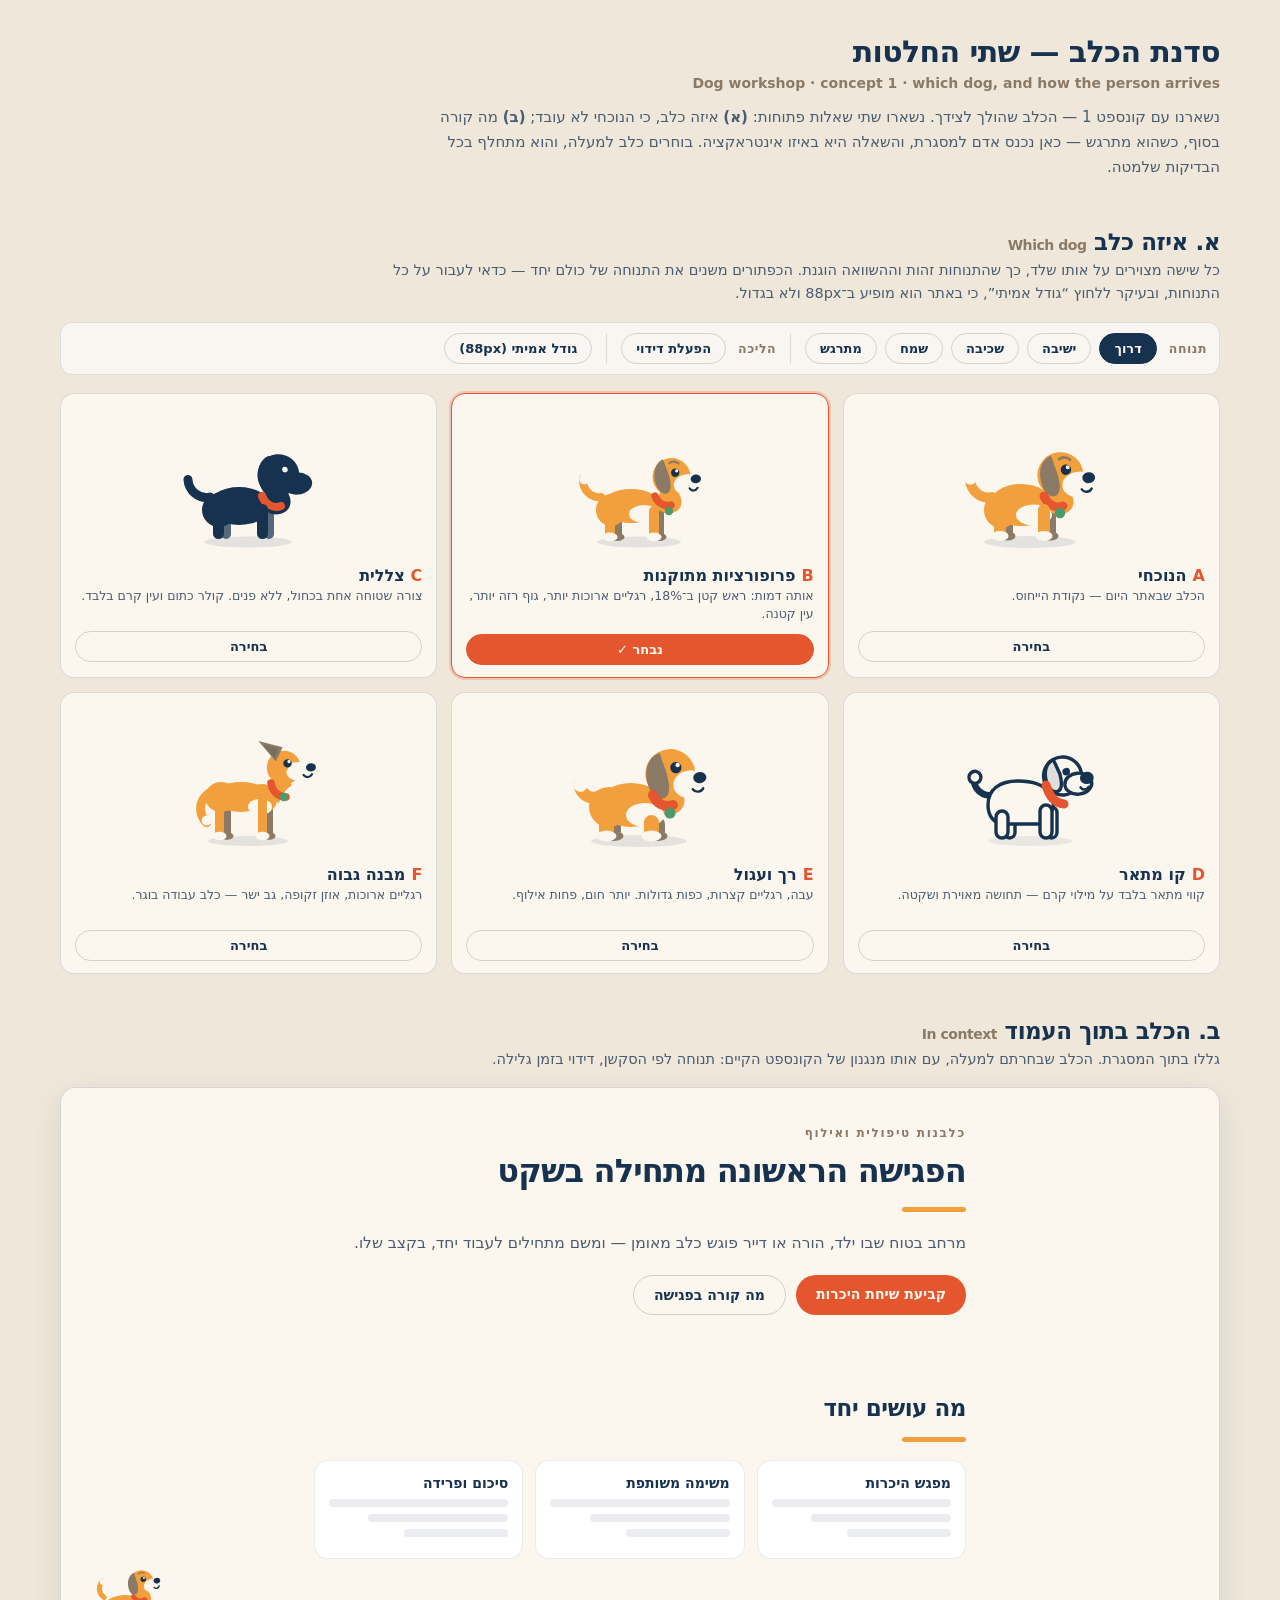
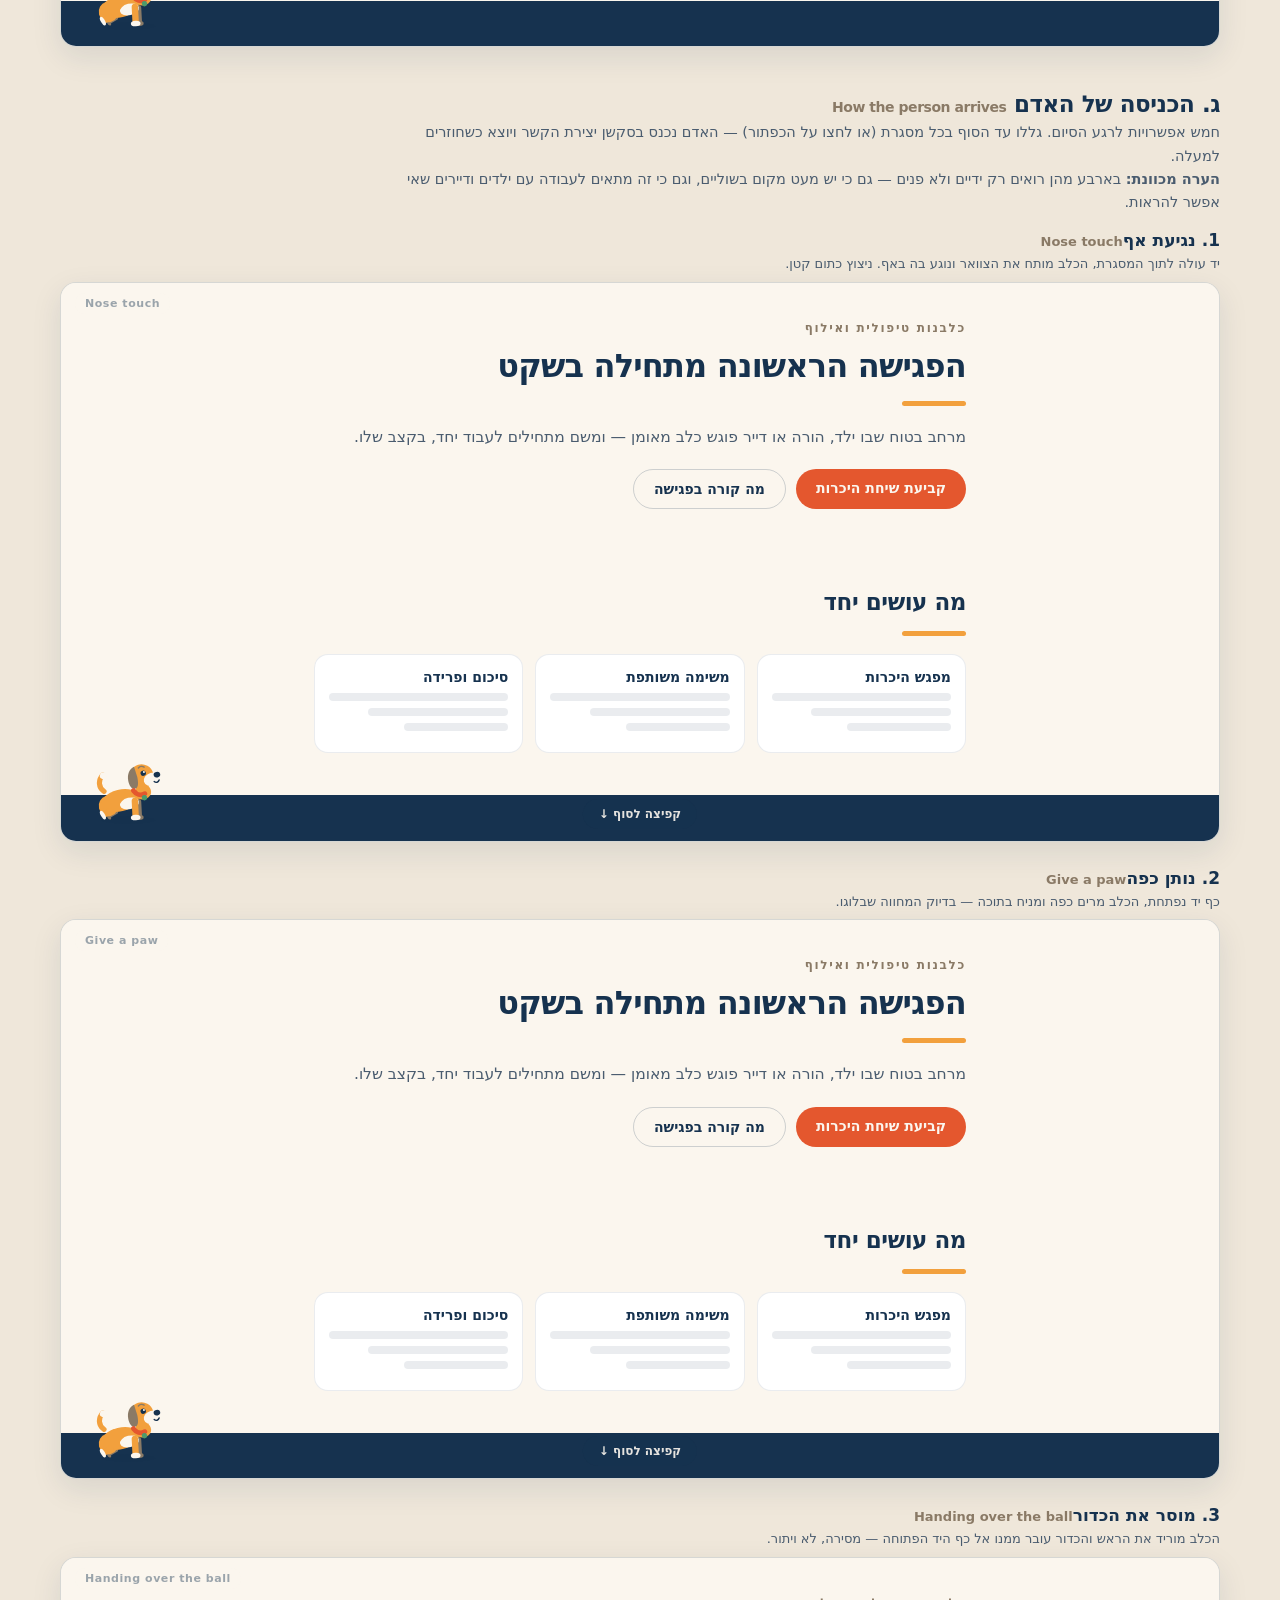
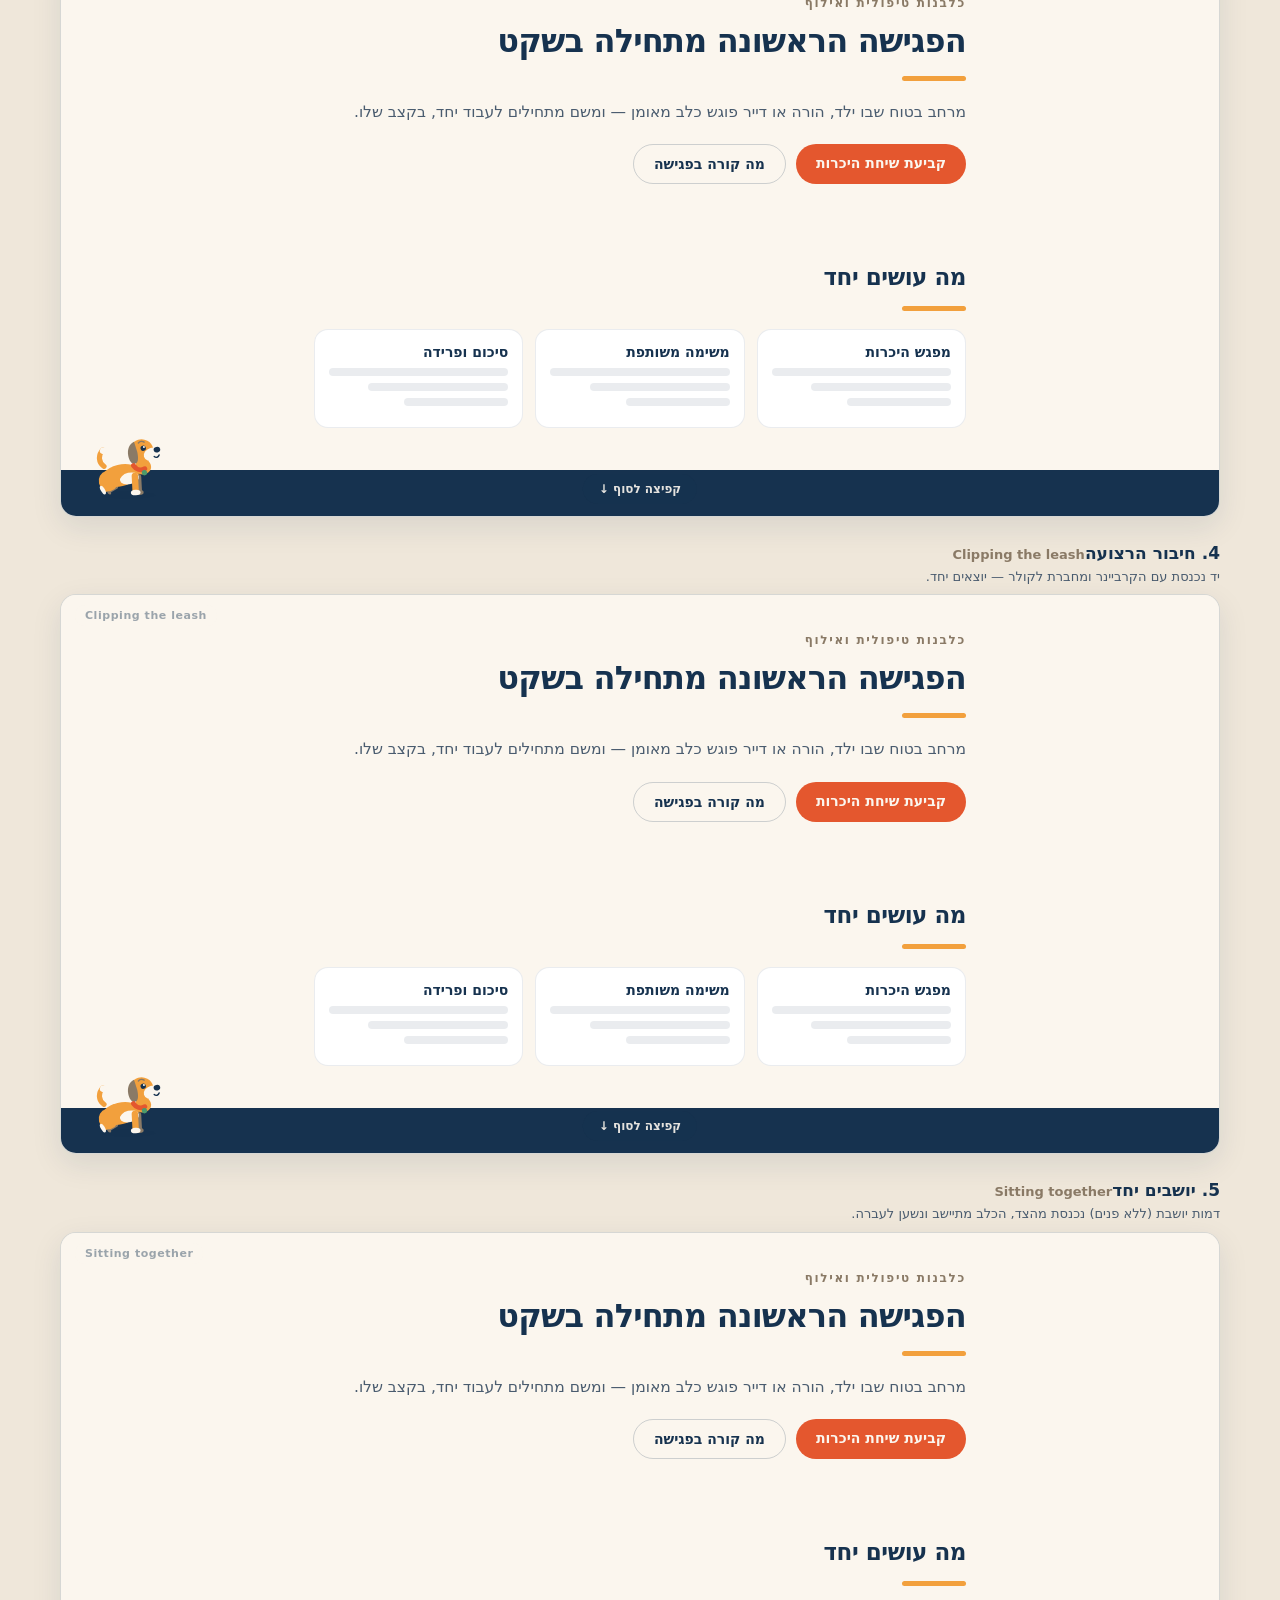
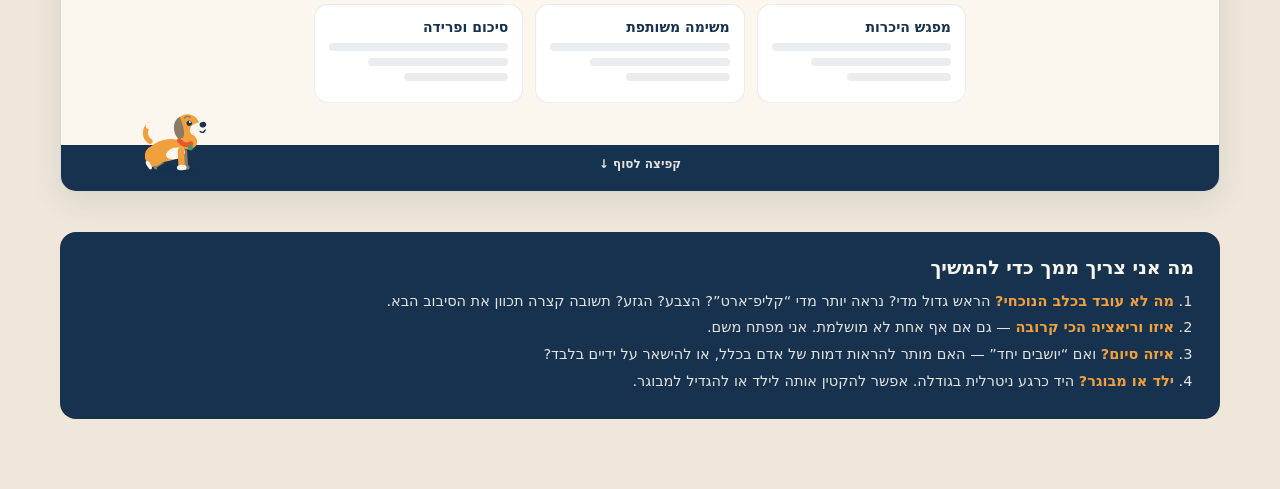
<file: project/lab-dog.html>
<!DOCTYPE html>
<html lang="he" dir="rtl">
<head>
<meta charset="utf-8">
<meta name="viewport" content="width=device-width, initial-scale=1">
<title>סדנת הכלב · עינב מימון</title>
<style>
/* =======================================================================
   DOG WORKSHOP — iteration on concept 1 only.
   Note: unlike the concept lab, this file DOES share one pose engine
   across all dog variants on purpose. Every variant is drawn on the same
   skeleton (same joint coordinates), so one set of pose rules drives all
   six and they stay comparable. Once a dog is picked, its poses get
   re-tuned to that specific drawing.
   ======================================================================= */
:root{
  --navy:#16324F; --cream:#FBF6EE; --coral:#E4572E;
  --amber:#F2A03D; --green:#4C9A6B; --slate:#4A5C6F; --brown:#8A7A66;
}
*{ box-sizing:border-box; }
body{ margin:0; background:#EFE7DA; color:var(--navy);
  font-family:"Segoe UI","Noto Sans Hebrew",system-ui,-apple-system,Arial,sans-serif; -webkit-font-smoothing:antialiased; }

.wrap{ max-width:1200px; margin:0 auto; padding:0 20px; }
.head{ padding:34px 0 6px; }
.head h1{ margin:0 0 6px; font-size:30px; letter-spacing:-.02em; }
.head .en{ color:var(--brown); font-size:14px; font-weight:600; direction:ltr; text-align:right; }
.head p{ margin:14px 0 0; max-width:780px; color:var(--slate); font-size:15px; line-height:1.65; }

h2.part{ margin:44px 0 4px; font-size:23px; letter-spacing:-.02em; }
h2.part .en{ font-weight:600; font-size:14px; color:var(--brown); margin-inline-start:8px; direction:ltr; display:inline-block; }
.part-sub{ margin:0 0 16px; color:var(--slate); font-size:14.5px; line-height:1.6; max-width:840px; }

.bar{ display:flex; gap:8px; flex-wrap:wrap; align-items:center; margin:0 0 18px;
  background:rgba(255,255,255,.6); border:1px solid rgba(22,50,79,.12); border-radius:12px; padding:10px 12px; }
.bar b{ font-size:12.5px; letter-spacing:.04em; color:var(--brown); margin-inline-end:4px; }
.bar button{ font-family:inherit; font-size:13px; font-weight:700; color:var(--navy);
  background:transparent; border:1.5px solid rgba(22,50,79,.18); border-radius:99px; padding:7px 14px; cursor:pointer; }
.bar button:hover{ border-color:var(--navy); }
.bar button[aria-pressed="true"]{ background:var(--navy); color:var(--cream); border-color:var(--navy); }
.bar .sep{ width:1px; align-self:stretch; background:rgba(22,50,79,.12); margin:0 6px; }

/* ---- variant grid ---- */
.grid{ display:grid; grid-template-columns:repeat(3,1fr); gap:14px; }
.card{ background:var(--cream); border:1px solid rgba(22,50,79,.14); border-radius:14px; padding:14px 14px 12px; }
.card.picked{ border-color:var(--coral); box-shadow:0 0 0 2px rgba(228,87,46,.22); }
.card .stagebox{ height:150px; display:flex; align-items:flex-end; justify-content:center; padding-bottom:6px; }
.card h3{ margin:8px 0 2px; font-size:16px; }
.card h3 .k{ color:var(--coral); font-weight:900; margin-inline-end:6px; }
.card p{ margin:0; font-size:12.5px; color:var(--slate); line-height:1.5; min-height:34px; }
.card .pick{ margin-top:10px; width:100%; font-family:inherit; font-size:13px; font-weight:700;
  border:1.5px solid rgba(22,50,79,.18); background:transparent; color:var(--navy); border-radius:99px; padding:7px; cursor:pointer; }
.card.picked .pick{ background:var(--coral); border-color:var(--coral); color:var(--cream); }

/* ---- scroll stages ---- */
.stage{ position:relative; height:560px; overflow:hidden; border-radius:16px;
  border:1px solid rgba(22,50,79,.16); box-shadow:0 10px 30px rgba(22,50,79,.10); background:var(--cream); }
.scroller{ position:absolute; inset:0; overflow-y:auto; overscroll-behavior:contain; background:var(--cream); }
.scroller::-webkit-scrollbar{ width:8px; }
.scroller::-webkit-scrollbar-track{ background:rgba(22,50,79,.05); }
.scroller::-webkit-scrollbar-thumb{ background:rgba(22,50,79,.26); border-radius:99px; }
.overlay{ position:absolute; inset:0; pointer-events:none; z-index:5; }
.endlabel{ position:absolute; z-index:6; top:10px; left:14px; font-size:11px; font-weight:800; letter-spacing:.05em;
  color:rgba(22,50,79,.42); background:rgba(251,246,238,.85); padding:4px 10px; border-radius:99px; }
.jump{ position:absolute; z-index:7; bottom:12px; left:50%; transform:translateX(-50%);
  font-family:inherit; font-size:12px; font-weight:700; color:var(--cream); background:var(--navy);
  border:none; border-radius:99px; padding:8px 16px; cursor:pointer; pointer-events:auto; opacity:.9; }
.jump:hover{ background:var(--coral); }

/* crude mock page, narrower column than the concept lab so the greeting
   has the room the real 1440px layout would give it */
.mk-sec{ max-width:700px; margin:0 auto; padding:38px 24px 42px; }
.mk-eyebrow{ font-size:12px; font-weight:800; letter-spacing:.14em; color:var(--brown); margin-bottom:12px; }
.mk-h1{ margin:0; font-size:32px; line-height:1.2; letter-spacing:-.025em; }
.mk-h2{ margin:0; font-size:23px; letter-spacing:-.02em; }
.mk-h2.light{ color:var(--cream); }
.mk-bar{ width:64px; height:5px; border-radius:99px; background:var(--amber); margin:16px 0 18px; }
.mk-p{ margin:0 0 18px; font-size:15.5px; line-height:1.75; color:var(--slate); }
.mk-p.light{ color:rgba(251,246,238,.82); }
.mk-actions{ display:flex; gap:10px; flex-wrap:wrap; }
.mk-btn{ background:var(--coral); color:var(--cream); font-weight:700; font-size:14px; padding:11px 20px; border-radius:99px; }
.mk-btn.ghost{ background:transparent; color:var(--navy); border:1.5px solid rgba(22,50,79,.2); }
.mk-cards{ display:grid; grid-template-columns:repeat(3,1fr); gap:12px; }
.mk-card{ background:#fff; border:1px solid rgba(22,50,79,.09); border-radius:14px; padding:14px; }
.mk-card b{ display:block; font-size:14px; margin-bottom:8px; }
.mk-card span{ display:block; height:8px; border-radius:99px; background:rgba(22,50,79,.09); margin-bottom:7px; }
.mk-card span:nth-child(3){ width:78%; } .mk-card span:nth-child(4){ width:58%; }
.mk-strip{ max-width:none; background:var(--navy); padding:52px 24px 58px; }
.mk-strip .mk-strip-in{ max-width:700px; margin:0 auto; }
.mk-foot{ margin-top:24px; padding-top:16px; border-top:1px solid rgba(22,50,79,.12); font-size:12.5px; color:var(--brown); }

/* full width, one per row: at half width the side margin disappears and
   there is nowhere for the greeting to happen */
.endgrid{ display:grid; grid-template-columns:1fr; gap:26px; }
.endhead{ margin:0 0 8px; }
.endhead h3{ margin:0; font-size:17px; }
.endhead h3 .en{ font-weight:600; font-size:13px; color:var(--brown); margin-inline-start:7px; direction:ltr; display:inline-block; }
.endhead p{ margin:4px 0 0; font-size:13px; color:var(--slate); line-height:1.5; }

.ask{ margin:40px 0 70px; background:var(--navy); color:var(--cream); border-radius:16px; padding:24px 26px; }
.ask h3{ margin:0 0 10px; font-size:19px; }
.ask ol{ margin:0; padding-inline-start:20px; line-height:1.85; font-size:14.5px; color:rgba(251,246,238,.9); }
.ask ol b{ color:var(--amber); }

/* =======================================================================
   SHARED DOG POSE ENGINE (one skeleton, six drawings)
   Joints, for every variant:  body 65,92 · head 96,60 · ear 98,26
   tail 36,63 · legF1 88,74 · legF2 94,76 · legB1 44,80 · legB2 51,82
   ======================================================================= */
@property --dgA { syntax:"<number>"; inherits:true; initial-value:0; }
@keyframes dgWag     { 0%,100%{transform:rotate(-15deg)} 50%{transform:rotate(17deg)} }
@keyframes dgHop     { 0%,100%{transform:translateY(0)} 42%{transform:translateY(-5px)} 70%{transform:translateY(-1px)} }
@keyframes dgBreathe { 0%,100%{transform:translateY(0)} 50%{transform:translateY(-1.6px)} }
@keyframes dgTilt    { 0%,100%{transform:rotate(-1deg)} 50%{transform:rotate(9deg)} }
@keyframes dgStepA   { 0%,100%{transform:rotate(calc(var(--dgA) * -25deg))} 50%{transform:rotate(calc(var(--dgA) * 21deg))} }
@keyframes dgStepB   { 0%,100%{transform:rotate(calc(var(--dgA) * 21deg))} 50%{transform:rotate(calc(var(--dgA) * -25deg))} }
@keyframes dgEar     { 0%,100%{transform:rotate(calc(var(--dgA) * -10deg))} 50%{transform:rotate(calc(var(--dgA) * 8deg))} }

.dg{ --dgA:0; width:96px; transition:--dgA .5s ease, transform .6s cubic-bezier(.2,.8,.2,1); }
.dg svg{ width:100%; height:auto; display:block; overflow:visible; }
.dg g{ transform-box:view-box; }
.d-part{ transition:transform .55s cubic-bezier(.34,1.15,.5,1); }
.d-body{ transform-origin:65px 92px; }
.d-head, .d-headb{ transform-origin:96px 60px; }
.d-ear, .d-gEar{ transform-origin:98px 26px; }
.d-tail, .d-tailw{ transform-origin:36px 63px; }
.d-legF1, .d-gF1{ transform-origin:88px 74px; }
.d-legF2, .d-gF2{ transform-origin:94px 76px; }
.d-legB1, .d-gB1{ transform-origin:44px 80px; }
.d-legB2, .d-gB2{ transform-origin:51px 82px; }
.d-tongue{ opacity:0; transition:opacity .3s ease; }

.dg[data-pose="alert"] .d-head{ transform:rotate(-5deg) }
.dg[data-pose="alert"] .d-ear{ transform:rotate(-9deg) }
.dg[data-pose="alert"] .d-tail{ transform:rotate(-24deg) }
.dg[data-pose="alert"] .d-tailw{ animation:dgWag 1.7s ease-in-out infinite }
.dg[data-pose="alert"] .d-bounce{ animation:dgBreathe 3.4s ease-in-out infinite }

.dg[data-pose="sit"] .d-body{ transform:translateY(5px) rotate(-14deg) }
.dg[data-pose="sit"] .d-head{ transform:rotate(-2deg) }
.dg[data-pose="sit"] .d-ear{ transform:rotate(5deg) }
.dg[data-pose="sit"] .d-tail{ transform:rotate(16deg) }
.dg[data-pose="sit"] .d-tailw{ animation:dgWag 2.1s ease-in-out infinite }
.dg[data-pose="sit"] .d-legB1{ transform:translate(4px,11px) rotate(60deg) scaleY(.72) }
.dg[data-pose="sit"] .d-legB2{ transform:translate(4px,10px) rotate(60deg) scaleY(.72) }
.dg[data-pose="sit"] .d-legF1{ transform:translate(-5px,1px) rotate(-3deg) }
.dg[data-pose="sit"] .d-legF2{ transform:translate(-5px,1px) rotate(-3deg) }

.dg[data-pose="down"] .d-body{ transform:translateY(14px) rotate(-1deg) }
.dg[data-pose="down"] .d-head{ transform:translateY(2px) rotate(2deg) }
.dg[data-pose="down"] .d-ear{ transform:rotate(7deg) }
.dg[data-pose="down"] .d-tail{ transform:translateY(11px) rotate(36deg) }
.dg[data-pose="down"] .d-tailw{ animation:dgWag 2.8s ease-in-out infinite }
.dg[data-pose="down"] .d-legF1{ transform:translateY(14px) rotate(50deg) }
.dg[data-pose="down"] .d-legF2{ transform:translateY(13px) rotate(50deg) }
.dg[data-pose="down"] .d-legB1{ transform:translateY(15px) rotate(-38deg) scaleY(.62) }
.dg[data-pose="down"] .d-legB2{ transform:translateY(14px) rotate(-38deg) scaleY(.62) }

.dg[data-pose="happy"] .d-head{ transform:rotate(-4deg) }
.dg[data-pose="happy"] .d-headb{ animation:dgTilt 2.4s ease-in-out infinite }
.dg[data-pose="happy"] .d-ear{ transform:rotate(-5deg) }
.dg[data-pose="happy"] .d-tail{ transform:rotate(-32deg) }
.dg[data-pose="happy"] .d-tailw{ animation:dgWag .5s ease-in-out infinite }
.dg[data-pose="happy"] .d-bounce{ animation:dgBreathe 1.9s ease-in-out infinite }
.dg[data-pose="happy"] .d-tongue{ opacity:1 }

.dg[data-pose="wag"] .d-head{ transform:rotate(-9deg) }
.dg[data-pose="wag"] .d-ear{ transform:rotate(-13deg) }
.dg[data-pose="wag"] .d-tail{ transform:rotate(-42deg) }
.dg[data-pose="wag"] .d-tailw{ animation:dgWag .27s ease-in-out infinite }
.dg[data-pose="wag"] .d-bounce{ animation:dgHop .62s ease-in-out infinite }
.dg[data-pose="wag"] .d-tongue{ opacity:1 }

.d-gait{ animation-duration:.54s; animation-timing-function:ease-in-out; animation-iteration-count:infinite; }
.d-gF1, .d-gB2{ animation-name:dgStepA }
.d-gF2, .d-gB1{ animation-name:dgStepB }
.d-gEar{ animation-name:dgEar }
.dg[data-gait="rest"] .d-gait{ animation:none }
.dg[data-gait="trot"]{ --dgA:1; transition:--dgA .16s ease-out; }
.dg[data-gait="trot"] .d-body,
.dg[data-gait="trot"] .d-legF1, .dg[data-gait="trot"] .d-legF2,
.dg[data-gait="trot"] .d-legB1, .dg[data-gait="trot"] .d-legB2{ transform:none }
.dg[data-gait="trot"] .d-head{ transform:rotate(-4deg) }
.dg[data-gait="trot"] .d-ear{ transform:rotate(-4deg) }
.dg[data-gait="trot"] .d-bounce{ animation:dgBreathe .27s ease-in-out infinite }

/* ---- greeting overrides. MUST stay after the pose rules: same specificity,
   later wins, so the greeting takes over only the parts it names. ---- */
.dg[data-greet="nose"] .d-head{ transform:rotate(9deg) translate(4px,4px) }
.dg[data-greet="nose"] .d-ear{ transform:rotate(-2deg) }
.dg[data-greet="nose"] .d-body{ transform:translateX(5px) }
.dg[data-greet="nose"] .d-tongue{ opacity:0 }

/* A LOW paw. Lifting it to chest height puts the amber leg across the amber
   body and the muzzle, where it disappears; down here it meets the palm in
   open space. Measured: the pad lands at x~88, 30px above the floor. */
.dg[data-greet="paw"] .d-legF1{ transform:translate(4px,-6px) rotate(-30deg) }
.dg[data-greet="paw"] .d-head{ transform:rotate(-7deg) }
.dg[data-greet="paw"] .d-body{ transform:translateY(4px) rotate(-11deg) }
.dg[data-greet="paw"] .d-legB1{ transform:translate(4px,11px) rotate(60deg) scaleY(.72) }
.dg[data-greet="paw"] .d-legB2{ transform:translate(4px,10px) rotate(60deg) scaleY(.72) }

.dg[data-greet="ball"] .d-head{ transform:rotate(19deg) translateY(7px) }
.dg[data-greet="ball"] .d-ear{ transform:rotate(13deg) }
.dg[data-greet="ball"] .d-tongue{ opacity:0 }

.dg[data-greet="clip"] .d-head{ transform:rotate(-7deg) }
.dg[data-greet="clip"] .d-body{ transform:translateY(5px) rotate(-14deg) }
.dg[data-greet="clip"] .d-legB1{ transform:translate(4px,11px) rotate(60deg) scaleY(.72) }
.dg[data-greet="clip"] .d-legB2{ transform:translate(4px,10px) rotate(60deg) scaleY(.72) }

.dg[data-greet="lean"] .d-head{ transform:rotate(-17deg) translateX(-3px) }
.dg[data-greet="lean"] .d-ear{ transform:rotate(-6deg) }
.dg[data-greet="lean"] .d-body{ transform:translateY(5px) rotate(-16deg) }
.dg[data-greet="lean"] .d-legB1{ transform:translate(4px,11px) rotate(60deg) scaleY(.72) }
.dg[data-greet="lean"] .d-legB2{ transform:translate(4px,10px) rotate(60deg) scaleY(.72) }

@media (prefers-reduced-motion: reduce){
  .dg, .dg *{ animation:none !important; transition:none !important; }
}

/* ---- the dog as it sits in a scroll stage ---- */
.dog-host{ position:absolute; left:20px; bottom:14px; }

/* =======================================================================
   ENDINGS — the person entering the frame
   ======================================================================= */
.person{ position:absolute; opacity:0; transition:opacity .5s ease, transform .75s cubic-bezier(.2,.9,.3,1); }
/* height:auto so the per-ending width below scales the whole hand. A human
   hand is roughly the size of this dog's head — everything is sized to that. */
.person svg{ display:block; overflow:visible; height:auto; }
.overlay.is-in .person{ opacity:1; transform:none; }

/* e1 nose touch — hand rises from below and offers the back of the hand */
.e1-hand{ left:122px; bottom:2px; transform:translateY(90px); }
.e1-hand svg{ width:40px; }
.e1-spark{ position:absolute; left:106px; bottom:40px; width:26px; height:26px; opacity:0; transition:opacity .4s ease .35s; z-index:3; }
.overlay.is-in .e1-spark{ opacity:1; }
.e1-spark circle{ fill:none; stroke:var(--coral); stroke-width:2.4; }
.overlay.is-in .e1-spark circle{ animation:e1Pulse 1.8s ease-out infinite .4s; }
@keyframes e1Pulse{ 0%{ r:4; opacity:.85 } 100%{ r:13; opacity:0 } }

/* e2 give a paw — the raised paw lands at about x94 / 39 above the floor,
   and the palm's top surface sits right under it. The dog is layered ABOVE
   the hand so the paw visibly rests IN the palm rather than behind it. */
.e2-hand{ left:78px; bottom:-3px; transform:translate(30px,74px); z-index:1; }
.e2-hand svg{ width:56px; }
.stage[data-ending="2"] .dog-host{ z-index:2; }

/* e3 the ball — the dog lowers its head and the ball travels from its mouth
   to the waiting palm. (Reaching down to the floor from below reads wrong.) */
/* resting on the palm (fingers top measured at 49 above the floor), and it
   starts at the dog's mouth so the travel reads as a hand-over */
.e3-ball{ position:absolute; left:132px; bottom:46px; width:16px; height:16px; border-radius:50%;
  background:var(--green); z-index:2;
  opacity:0; transition:opacity .3s ease, transform .85s cubic-bezier(.3,.9,.3,1); transform:translate(-30px,4px); }
.overlay.is-in .e3-ball{ opacity:1; transform:none; }
.e3-hand{ left:112px; bottom:14px; transform:translate(30px,74px); z-index:1; }
.e3-hand svg{ width:56px; }

/* e4 clipping the leash — the clip meets the coral collar at about
   x82 / 47 above the floor; the forearm runs off the bottom edge. */
.e4-hand{ left:67px; bottom:-2px; transform:translate(22px,84px); }
.e4-hand svg{ width:38px; }
/* 1:1 with its viewBox and anchored to the stage floor, so the leash can be
   drawn straight onto the measured clip position (x80, 53 above the floor) */
.e4-leash{ position:absolute; left:0; bottom:0; width:210px; height:170px; opacity:0; transition:opacity .5s ease .25s; }
.overlay.is-in .e4-leash{ opacity:1; }
.e4-leash path{ fill:none; stroke:var(--coral); stroke-width:3.4; stroke-linecap:round; }

/* e5 sitting together — a seated figure slides in from the edge. The dog
   faces right all page long, so when they arrive it TURNS AROUND to face
   them; without the flip the final tableau has the dog's back to the person. */
.e5-person{ left:10px; bottom:16px; transform:translateX(-110px); }
.e5-person svg{ width:66px; }
.stage[data-ending="5"] .dog-host{ transition:transform .7s cubic-bezier(.3,.9,.3,1); transform-origin:50% 100%; }
.stage[data-ending="5"] .overlay.is-in .dog-host{ transform:scaleX(-1); }
/* this ending needs more room, so the dog stands further in */
.stage[data-ending="5"] .dog-host{ left:66px; }

@media (prefers-reduced-motion: reduce){
  .person, .e3-ball, .e4-leash, .e1-spark{ transition:none !important; }
  .overlay.is-in .e1-spark circle{ animation:none !important; opacity:.6; }
}
</style>
</head>
<body>

<div class="wrap">
  <div class="head">
    <h1>סדנת הכלב — שתי החלטות</h1>
    <div class="en">Dog workshop · concept 1 · which dog, and how the person arrives</div>
    <p>
      נשארנו עם קונספט 1 — הכלב שהולך לצידך. נשארו שתי שאלות פתוחות:
      <b>(א)</b> איזה כלב, כי הנוכחי לא עובד;
      <b>(ב)</b> מה קורה בסוף, כשהוא מתרגש — כאן נכנס אדם למסגרת, והשאלה היא באיזו אינטראקציה.
      בוחרים כלב למעלה, והוא מתחלף בכל הבדיקות שלמטה.
    </p>
  </div>

  <!-- ============ PART A: pick the dog ============ -->
  <h2 class="part">א. איזה כלב <span class="en">Which dog</span></h2>
  <p class="part-sub">
    כל שישה מצוירים על אותו שלד, כך שהתנוחות זהות וההשוואה הוגנת. הכפתורים משנים את התנוחה של כולם יחד —
    כדאי לעבור על כל התנוחות, ובעיקר ללחוץ &ldquo;גודל אמיתי&rdquo;, כי באתר הוא מופיע ב־88px ולא בגדול.
  </p>
  <div class="bar">
    <b>תנוחה</b>
    <button data-pose-btn="alert" aria-pressed="true">דרוך</button>
    <button data-pose-btn="sit">ישיבה</button>
    <button data-pose-btn="down">שכיבה</button>
    <button data-pose-btn="happy">שמח</button>
    <button data-pose-btn="wag">מתרגש</button>
    <span class="sep"></span>
    <b>הליכה</b>
    <button data-gait-btn="trot">הפעלת דידוי</button>
    <span class="sep"></span>
    <button data-size-btn="small">גודל אמיתי (88px)</button>
  </div>
  <div class="grid" id="variantGrid"></div>

  <!-- ============ PART B: in context ============ -->
  <h2 class="part">ב. הכלב בתוך העמוד <span class="en">In context</span></h2>
  <p class="part-sub">גללו בתוך המסגרת. הכלב שבחרתם למעלה, עם אותו מנגנון של הקונספט הקיים: תנוחה לפי הסקשן, דידוי בזמן גלילה.</p>
  <div class="stage" data-stage="ctx">
    <div class="scroller" dir="rtl"></div>
    <div class="overlay"><div class="dog-host dg" data-pose="alert" data-gait="rest"></div></div>
  </div>

  <!-- ============ PART C: the endings ============ -->
  <h2 class="part">ג. הכניסה של האדם <span class="en">How the person arrives</span></h2>
  <p class="part-sub">
    חמש אפשרויות לרגע הסיום. גללו עד הסוף בכל מסגרת (או לחצו על הכפתור) — האדם נכנס בסקשן יצירת הקשר ויוצא כשחוזרים למעלה.
    <br><b>הערה מכוונת:</b> בארבע מהן רואים רק ידיים ולא פנים — גם כי יש מעט מקום בשוליים, וגם כי זה מתאים לעבודה עם ילדים ודיירים שאי אפשר להראות.
  </p>
  <div class="endgrid" id="endGrid"></div>

  <div class="ask">
    <h3>מה אני צריך ממך כדי להמשיך</h3>
    <ol>
      <li><b>מה לא עובד בכלב הנוכחי?</b> הראש גדול מדי? נראה יותר מדי &ldquo;קליפ־ארט&rdquo;? הצבע? הגזע? תשובה קצרה תכוון את הסיבוב הבא.</li>
      <li><b>איזו וריאציה הכי קרובה</b> — גם אם אף אחת לא מושלמת. אני מפתח משם.</li>
      <li><b>איזה סיום?</b> ואם &ldquo;יושבים יחד&rdquo; — האם מותר להראות דמות של אדם בכלל, או להישאר על ידיים בלבד?</li>
      <li><b>ילד או מבוגר?</b> היד כרגע ניטרלית בגודלה. אפשר להקטין אותה לילד או להגדיל למבוגר.</li>
    </ol>
  </div>
</div>

<script>
/* =======================================================================
   SIX DOG DRAWINGS — same skeleton, same class names, same joints.
   ======================================================================= */
var DOGS = {};

/* ---------- A · the current site dog (baseline, unchanged) ---------- */
DOGS.A = '<svg viewBox="0 0 150 118">' +
  '<ellipse cx="74" cy="108" rx="46" ry="6" fill="#16324F" opacity=".10"></ellipse>' +
  '<g class="d-bounce">' +
    '<g class="d-part d-legB2"><g class="d-gait d-gB2"><rect x="46" y="78" width="11" height="26" rx="5.5" fill="#8A7A66"></rect><ellipse cx="51.5" cy="102" rx="8" ry="4.6" fill="#8A7A66"></ellipse></g></g>' +
    '<g class="d-part d-legF2"><g class="d-gait d-gF2"><rect x="89" y="72" width="11" height="31" rx="5.5" fill="#8A7A66"></rect><ellipse cx="94.5" cy="102" rx="8" ry="4.6" fill="#8A7A66"></ellipse></g></g>' +
    '<g class="d-part d-tail"><g class="d-tailw"><path d="M36 63c-11-2-17-14-13-25" fill="none" stroke="#F2A03D" stroke-width="10" stroke-linecap="round"></path><circle cx="24" cy="37" r="6.5" fill="#FBF6EE"></circle></g></g>' +
    '<g class="d-part d-body">' +
      '<ellipse cx="45" cy="76" rx="17" ry="18" fill="#F2A03D"></ellipse>' +
      '<ellipse cx="65" cy="71" rx="32" ry="21" fill="#F2A03D"></ellipse>' +
      '<path d="M94 56c8-6 18-4 22 5 4 9 0 17-9 19-9 2-16-3-18-9z" fill="#F2A03D"></path>' +
      '<ellipse cx="78" cy="81" rx="18" ry="10.5" fill="#FBF6EE"></ellipse>' +
      '<g class="d-part d-head"><g class="d-headb">' +
        '<circle cx="106" cy="42" r="23" fill="#F2A03D"></circle>' +
        '<ellipse cx="124" cy="53" rx="17" ry="13" fill="#FBF6EE"></ellipse>' +
        '<path class="d-tongue" d="M125 62c6-1 11 3 11 8 0 4-8 6-11 1z" fill="#E4572E"></path>' +
        '<path d="M126 58c2.5 4 7.5 3.5 10 0" fill="none" stroke="#16324F" stroke-width="2.4" stroke-linecap="round"></path>' +
        '<ellipse cx="134" cy="47" rx="6.4" ry="5.4" fill="#16324F"></ellipse>' +
        '<ellipse cx="100" cy="52" rx="6" ry="4" fill="#E4572E" opacity=".2"></ellipse>' +
        '<circle cx="112" cy="37" r="5.2" fill="#16324F"></circle><circle cx="114" cy="34.8" r="2" fill="#FBF6EE"></circle>' +
        '<path d="M106 26c3.5-2.5 8.5-1.5 11 1.5" fill="none" stroke="#8A7A66" stroke-width="2.6" stroke-linecap="round"></path>' +
        '<g class="d-part d-ear"><g class="d-gait d-gEar"><path d="M99 22c-10 1-16 11-16 23 0 11 5 18 11 17 6-1 7-11 7-20z" fill="#8A7A66"></path></g></g>' +
      '</g></g>' +
      '<path d="M88 62c3 8 11 13 19 10" fill="none" stroke="#E4572E" stroke-width="9" stroke-linecap="round"></path>' +
      '<circle cx="104" cy="79" r="5.2" fill="#4C9A6B"></circle>' +
    '</g>' +
    '<g class="d-part d-legB1"><g class="d-gait d-gB1"><rect x="38" y="76" width="12" height="28" rx="6" fill="#F2A03D"></rect><ellipse cx="44" cy="102" rx="8.6" ry="5" fill="#FBF6EE"></ellipse></g></g>' +
    '<g class="d-part d-legF1"><g class="d-gait d-gF1"><rect x="82" y="70" width="12" height="33" rx="6" fill="#F2A03D"></rect><ellipse cx="88" cy="102" rx="8.6" ry="5" fill="#FBF6EE"></ellipse></g></g>' +
  '</g></svg>';

/* ---------- B · refined proportions: smaller head, longer legs, slimmer ---------- */
DOGS.B = '<svg viewBox="0 0 150 118">' +
  '<ellipse cx="74" cy="108" rx="42" ry="5.5" fill="#16324F" opacity=".10"></ellipse>' +
  '<g class="d-bounce">' +
    '<g class="d-part d-legB2"><g class="d-gait d-gB2"><rect x="48" y="80" width="9" height="25" rx="4.5" fill="#8A7A66"></rect><ellipse cx="52.5" cy="103" rx="7" ry="4" fill="#8A7A66"></ellipse></g></g>' +
    '<g class="d-part d-legF2"><g class="d-gait d-gF2"><rect x="90" y="74" width="9" height="31" rx="4.5" fill="#8A7A66"></rect><ellipse cx="94.5" cy="103" rx="7" ry="4" fill="#8A7A66"></ellipse></g></g>' +
    '<g class="d-part d-tail"><g class="d-tailw"><path d="M36 63c-10-3-14-14-9-24" fill="none" stroke="#F2A03D" stroke-width="8" stroke-linecap="round"></path><circle cx="28" cy="40" r="5.2" fill="#FBF6EE"></circle></g></g>' +
    '<g class="d-part d-body">' +
      '<ellipse cx="46" cy="76" rx="15" ry="16" fill="#F2A03D"></ellipse>' +
      '<ellipse cx="66" cy="72" rx="30" ry="17" fill="#F2A03D"></ellipse>' +
      '<path d="M95 58c7-6 16-4 20 4 4 8 0 15-8 17-8 2-14-3-16-8z" fill="#F2A03D"></path>' +
      '<ellipse cx="79" cy="80" rx="15" ry="9" fill="#FBF6EE"></ellipse>' +
      '<g class="d-part d-head"><g class="d-headb">' +
        '<circle cx="108" cy="44" r="19" fill="#F2A03D"></circle>' +
        '<ellipse cx="123" cy="53" rx="13.5" ry="10.5" fill="#FBF6EE"></ellipse>' +
        '<path class="d-tongue" d="M124 61c5-1 9 2.5 9 6.5 0 3.5-6.5 5-9 .8z" fill="#E4572E"></path>' +
        '<path d="M125 57c2 3.4 6 3 8 0" fill="none" stroke="#16324F" stroke-width="2.2" stroke-linecap="round"></path>' +
        '<ellipse cx="132" cy="48" rx="5.2" ry="4.4" fill="#16324F"></ellipse>' +
        '<circle cx="112" cy="40" r="4.2" fill="#16324F"></circle><circle cx="113.6" cy="38.4" r="1.6" fill="#FBF6EE"></circle>' +
        '<path d="M107 30c3-2 7-1.2 9 1.2" fill="none" stroke="#8A7A66" stroke-width="2.2" stroke-linecap="round"></path>' +
        '<g class="d-part d-ear"><g class="d-gait d-gEar"><path d="M101 26c-8 1.5-13 10-13 20 0 9 4 15 9 14 5-1 6-9 6-17z" fill="#8A7A66"></path></g></g>' +
      '</g></g>' +
      '<path d="M90 62c2.5 7 9 11 16 9" fill="none" stroke="#E4572E" stroke-width="7.5" stroke-linecap="round"></path>' +
      '<circle cx="104" cy="77" r="4.2" fill="#4C9A6B"></circle>' +
    '</g>' +
    '<g class="d-part d-legB1"><g class="d-gait d-gB1"><rect x="40" y="78" width="10" height="27" rx="5" fill="#F2A03D"></rect><ellipse cx="45" cy="103" rx="7.6" ry="4.4" fill="#FBF6EE"></ellipse></g></g>' +
    '<g class="d-part d-legF1"><g class="d-gait d-gF1"><rect x="84" y="72" width="10" height="33" rx="5" fill="#F2A03D"></rect><ellipse cx="89" cy="103" rx="7.6" ry="4.4" fill="#FBF6EE"></ellipse></g></g>' +
  '</g></svg>';

/* ---------- C · flat silhouette: one navy shape, coral collar, cream eye ---------- */
DOGS.C = '<svg viewBox="0 0 150 118">' +
  '<ellipse cx="74" cy="108" rx="44" ry="5.5" fill="#16324F" opacity=".10"></ellipse>' +
  '<g class="d-bounce">' +
    '<g class="d-part d-legB2"><g class="d-gait d-gB2"><rect x="47" y="78" width="10" height="27" rx="5" fill="#16324F" opacity=".72"></rect></g></g>' +
    '<g class="d-part d-legF2"><g class="d-gait d-gF2"><rect x="90" y="72" width="10" height="33" rx="5" fill="#16324F" opacity=".72"></rect></g></g>' +
    '<g class="d-part d-tail"><g class="d-tailw"><path d="M36 63c-11-2-17-14-13-25" fill="none" stroke="#16324F" stroke-width="9" stroke-linecap="round"></path></g></g>' +
    '<g class="d-part d-body">' +
      '<ellipse cx="45" cy="76" rx="17" ry="17" fill="#16324F"></ellipse>' +
      '<ellipse cx="65" cy="72" rx="31" ry="19" fill="#16324F"></ellipse>' +
      '<path d="M93 56c8-6 18-4 22 5 4 9 0 17-9 19-9 2-16-3-18-9z" fill="#16324F"></path>' +
      '<g class="d-part d-head"><g class="d-headb">' +
        '<circle cx="106" cy="42" r="21" fill="#16324F"></circle>' +
        '<ellipse cx="124" cy="52" rx="15" ry="11" fill="#16324F"></ellipse>' +
        '<path class="d-tongue" d="M126 60c5-1 9 2.5 9 6.5 0 3.5-6.5 5-9 .8z" fill="#E4572E"></path>' +
        '<circle cx="113" cy="37" r="2.8" fill="#FBF6EE"></circle>' +
        '<g class="d-part d-ear"><g class="d-gait d-gEar"><path d="M99 22c-10 1-16 11-16 23 0 11 5 18 11 17 6-1 7-11 7-20z" fill="#16324F"></path></g></g>' +
      '</g></g>' +
      '<path d="M88 62c3 8 11 13 19 10" fill="none" stroke="#E4572E" stroke-width="8" stroke-linecap="round"></path>' +
    '</g>' +
    '<g class="d-part d-legB1"><g class="d-gait d-gB1"><rect x="39" y="76" width="11" height="29" rx="5.5" fill="#16324F"></rect></g></g>' +
    '<g class="d-part d-legF1"><g class="d-gait d-gF1"><rect x="83" y="70" width="11" height="35" rx="5.5" fill="#16324F"></rect></g></g>' +
  '</g></svg>';

/* ---------- D · line art: cream fills, navy outline, coral collar only ---------- */
DOGS.D = '<svg viewBox="0 0 150 118">' +
  '<ellipse cx="74" cy="108" rx="42" ry="5" fill="#16324F" opacity=".08"></ellipse>' +
  '<g class="d-bounce" fill="#FBF6EE" stroke="#16324F" stroke-width="3.4" stroke-linejoin="round" stroke-linecap="round">' +
    '<g class="d-part d-legB2"><g class="d-gait d-gB2"><rect x="48" y="80" width="11" height="25" rx="5.5"></rect></g></g>' +
    '<g class="d-part d-legF2"><g class="d-gait d-gF2"><rect x="90" y="74" width="11" height="31" rx="5.5"></rect></g></g>' +
    '<g class="d-part d-tail"><g class="d-tailw"><path d="M36 62c-10-3-14-14-9-24" fill="none" stroke-width="6.5"></path><circle cx="28" cy="39" r="6"></circle></g></g>' +
    '<g class="d-part d-body">' +
      /* one clean outline for the trunk; the head is a separate group so it
         can rotate, and the fat coral collar hides the seam between them */
      '<path d="M32 72C32 56 44 48 62 48C76 48 88 52 95 60C98 66 98 74 95 80L95 86C95 89 92 91 88 91L48 91C38 91 32 83 32 72Z"></path>' +
      '<g class="d-part d-head"><g class="d-headb">' +
        '<circle cx="108" cy="44" r="19"></circle>' +
        '<ellipse cx="123" cy="53" rx="13.5" ry="10.5"></ellipse>' +
        '<path class="d-tongue" d="M124 61c5-1 9 2.5 9 6.5 0 3.5-6.5 5-9 .8z" fill="#E4572E" stroke-width="2.4"></path>' +
        '<path d="M125 57c2 3.4 6 3 8 0" fill="none" stroke-width="2.6"></path>' +
        '<ellipse cx="132" cy="48" rx="5.2" ry="4.4" fill="#16324F"></ellipse>' +
        '<circle cx="112" cy="40" r="3.8" fill="#16324F" stroke="none"></circle>' +
        '<g class="d-part d-ear"><g class="d-gait d-gEar"><path d="M100 27c-8 1.5-12 10-12 19 0 8 4 14 9 13 5-1 6-8 6-16z" fill="rgba(22,50,79,.12)"></path></g></g>' +
      '</g></g>' +
      '<path d="M90 52C93 63 99 70 108 71" fill="none" stroke="#E4572E" stroke-width="9"></path>' +
    '</g>' +
    '<g class="d-part d-legB1"><g class="d-gait d-gB1"><rect x="40" y="78" width="12" height="27" rx="6"></rect></g></g>' +
    '<g class="d-part d-legF1"><g class="d-gait d-gF1"><rect x="84" y="72" width="12" height="33" rx="6"></rect></g></g>' +
  '</g></svg>';

/* ---------- E · soft & round: chunky, short-legged, warmer ---------- */
DOGS.E = '<svg viewBox="0 0 150 118">' +
  '<ellipse cx="74" cy="108" rx="48" ry="6" fill="#16324F" opacity=".10"></ellipse>' +
  '<g class="d-bounce">' +
    '<g class="d-part d-legB2"><g class="d-gait d-gB2"><rect x="42" y="86" width="14" height="19" rx="7" fill="#8A7A66"></rect><ellipse cx="49" cy="103" rx="9.5" ry="5" fill="#8A7A66"></ellipse></g></g>' +
    '<g class="d-part d-legF2"><g class="d-gait d-gF2"><rect x="86" y="84" width="14" height="21" rx="7" fill="#8A7A66"></rect><ellipse cx="93" cy="103" rx="9.5" ry="5" fill="#8A7A66"></ellipse></g></g>' +
    '<g class="d-part d-tail"><g class="d-tailw"><path d="M36 63c-12 0-18-10-15-20" fill="none" stroke="#F2A03D" stroke-width="12" stroke-linecap="round"></path><circle cx="22" cy="44" r="7.5" fill="#FBF6EE"></circle></g></g>' +
    '<g class="d-part d-body">' +
      '<ellipse cx="44" cy="74" rx="20" ry="20" fill="#F2A03D"></ellipse>' +
      '<ellipse cx="66" cy="72" rx="33" ry="22" fill="#F2A03D"></ellipse>' +
      '<path d="M94 54c9-7 20-4 24 6 4 10 0 19-10 21-10 2-17-3-19-10z" fill="#F2A03D"></path>' +
      '<ellipse cx="80" cy="82" rx="19" ry="12" fill="#FBF6EE"></ellipse>' +
      '<g class="d-part d-head"><g class="d-headb">' +
        '<circle cx="107" cy="42" r="25" fill="#F2A03D"></circle>' +
        '<ellipse cx="126" cy="54" rx="17" ry="14" fill="#FBF6EE"></ellipse>' +
        '<path class="d-tongue" d="M127 64c6.5-1 11.5 3 11.5 8 0 4.5-8 6-11.5 1z" fill="#E4572E"></path>' +
        '<path d="M128 59c2.6 4 8 3.6 10.5 0" fill="none" stroke="#16324F" stroke-width="2.4" stroke-linecap="round"></path>' +
        '<ellipse cx="136" cy="48" rx="6.6" ry="5.6" fill="#16324F"></ellipse>' +
        '<ellipse cx="99" cy="53" rx="7" ry="4.6" fill="#E4572E" opacity=".2"></ellipse>' +
        '<circle cx="113" cy="36" r="5.6" fill="#16324F"></circle><circle cx="115" cy="33.6" r="2.2" fill="#FBF6EE"></circle>' +
        '<g class="d-part d-ear"><g class="d-gait d-gEar"><path d="M99 20c-12 1-19 12-19 26 0 12 6 20 13 19 7-1 8-13 8-23z" fill="#8A7A66"></path></g></g>' +
      '</g></g>' +
      '<path d="M88 62c3 8 11 13 20 10" fill="none" stroke="#E4572E" stroke-width="10" stroke-linecap="round"></path>' +
      '<circle cx="105" cy="80" r="5.6" fill="#4C9A6B"></circle>' +
    '</g>' +
    '<g class="d-part d-legB1"><g class="d-gait d-gB1"><rect x="34" y="84" width="15" height="21" rx="7.5" fill="#F2A03D"></rect><ellipse cx="41.5" cy="103" rx="10" ry="5.4" fill="#FBF6EE"></ellipse></g></g>' +
    '<g class="d-part d-legF1"><g class="d-gait d-gF1"><rect x="79" y="82" width="15" height="23" rx="7.5" fill="#F2A03D"></rect><ellipse cx="86.5" cy="103" rx="10" ry="5.4" fill="#FBF6EE"></ellipse></g></g>' +
  '</g></svg>';

/* ---------- F · taller build: long legs, erect ear, working-dog read ---------- */
DOGS.F = '<svg viewBox="0 0 150 118">' +
  '<ellipse cx="74" cy="108" rx="40" ry="5" fill="#16324F" opacity=".10"></ellipse>' +
  '<g class="d-bounce">' +
    '<g class="d-part d-legB2"><g class="d-gait d-gB2"><rect x="49" y="70" width="8" height="35" rx="4" fill="#8A7A66"></rect><ellipse cx="53" cy="103" rx="6.5" ry="3.8" fill="#8A7A66"></ellipse></g></g>' +
    '<g class="d-part d-legF2"><g class="d-gait d-gF2"><rect x="91" y="64" width="8" height="41" rx="4" fill="#8A7A66"></rect><ellipse cx="95" cy="103" rx="6.5" ry="3.8" fill="#8A7A66"></ellipse></g></g>' +
    '<g class="d-part d-tail"><g class="d-tailw"><path d="M36 60c-13 3-18 15-14 26" fill="none" stroke="#F2A03D" stroke-width="9" stroke-linecap="round"></path><circle cx="23" cy="84" r="5" fill="#FBF6EE"></circle></g></g>' +
    '<g class="d-part d-body">' +
      '<ellipse cx="47" cy="64" rx="16" ry="15" fill="#F2A03D"></ellipse>' +
      '<ellipse cx="67" cy="64" rx="30" ry="15" fill="#F2A03D"></ellipse>' +
      '<ellipse cx="88" cy="66" rx="15" ry="15" fill="#F2A03D"></ellipse>' +
      '<path d="M92 62c4-10 10-18 18-22l8 12c-6 4-11 11-13 18z" fill="#F2A03D"></path>' +
      '<ellipse cx="86" cy="74" rx="12" ry="8" fill="#FBF6EE"></ellipse>' +
      '<g class="d-part d-head"><g class="d-headb">' +
        '<circle cx="112" cy="36" r="17" fill="#F2A03D"></circle>' +
        '<path d="M120 32c10-2 19 2 20 8 1 6-7 11-16 10-6-1-10-5-10-10z" fill="#FBF6EE"></path>' +
        '<path class="d-tongue" d="M132 48c5.5-1 9.5 2.5 9.5 7 0 4-7 5.5-9.5 1z" fill="#E4572E"></path>' +
        '<path d="M131 45c2.2 3.4 6.5 3 8.5 0" fill="none" stroke="#16324F" stroke-width="2.2" stroke-linecap="round"></path>' +
        '<ellipse cx="139" cy="38" rx="5" ry="4.2" fill="#16324F"></ellipse>' +
        '<circle cx="116" cy="32" r="4.2" fill="#16324F"></circle><circle cx="117.6" cy="30.4" r="1.6" fill="#FBF6EE"></circle>' +
        /* erect ear, set back on the skull and tilted up-and-back so it
           reads as a shepherd's ear rather than a hat on top of the head */
        '<g class="d-part d-ear"><g class="d-gait d-gEar"><path d="M104 30L92 6l22 12z" fill="#8A7A66"></path><path d="M104 27L96 11l13 7z" fill="#16324F" opacity=".16"></path></g></g>' +
      '</g></g>' +
      '<path d="M97 50c1 8 7 14 15 14" fill="none" stroke="#E4572E" stroke-width="7.5" stroke-linecap="round"></path>' +
      '<circle cx="110" cy="64" r="4.2" fill="#4C9A6B"></circle>' +
    '</g>' +
    '<g class="d-part d-legB1"><g class="d-gait d-gB1"><rect x="41" y="68" width="9" height="37" rx="4.5" fill="#F2A03D"></rect><ellipse cx="45.5" cy="103" rx="7" ry="4.2" fill="#FBF6EE"></ellipse></g></g>' +
    '<g class="d-part d-legF1"><g class="d-gait d-gF1"><rect x="84" y="62" width="9" height="43" rx="4.5" fill="#F2A03D"></rect><ellipse cx="88.5" cy="103" rx="7" ry="4.2" fill="#FBF6EE"></ellipse></g></g>' +
  '</g></svg>';

var VARIANTS = [
  { k:'A', he:'הנוכחי',            en:'Current',   note:'הכלב שבאתר היום — נקודת הייחוס.' },
  { k:'B', he:'פרופורציות מתוקנות', en:'Refined',   note:'אותה דמות: ראש קטן ב־18%, רגליים ארוכות יותר, גוף רזה יותר, עין קטנה.' },
  { k:'C', he:'צללית',             en:'Silhouette',note:'צורה שטוחה אחת בכחול, ללא פנים. קולר כתום ועין קרם בלבד.' },
  { k:'D', he:'קו מתאר',           en:'Line art',  note:'קווי מתאר בלבד על מילוי קרם — תחושה מאוירת ושקטה.' },
  { k:'E', he:'רך ועגול',          en:'Soft',      note:'עבה, רגליים קצרות, כפות גדולות. יותר חום, פחות אילוף.' },
  { k:'F', he:'מבנה גבוה',         en:'Tall build',note:'רגליים ארוכות, אוזן זקופה, גב ישר — כלב עבודה בוגר.' }
];

var ENDINGS = [
  { k:'1', greet:'nose', he:'נגיעת אף',    en:'Nose touch',      note:'יד עולה לתוך המסגרת, הכלב מותח את הצוואר ונוגע בה באף. ניצוץ כתום קטן.' },
  { k:'2', greet:'paw',  he:'נותן כפה',    en:'Give a paw',      note:'כף יד נפתחת, הכלב מרים כפה ומניח בתוכה — בדיוק המחווה שבלוגו.' },
  { k:'3', greet:'ball', he:'מוסר את הכדור', en:'Handing over the ball', note:'הכלב מוריד את הראש והכדור עובר ממנו אל כף היד הפתוחה — מסירה, לא ויתור.' },
  { k:'4', greet:'clip', he:'חיבור הרצועה',en:'Clipping the leash', note:'יד נכנסת עם הקרביינר ומחברת לקולר — יוצאים יחד.' },
  { k:'5', greet:'lean', he:'יושבים יחד',  en:'Sitting together',note:'דמות יושבת (ללא פנים) נכנסת מהצד, הכלב מתיישב ונשען לעברה.' }
];

/* the crude mock page, same in every stage */
var MOCK =
  '<div class="mk-sec" data-story="alert">' +
    '<div class="mk-eyebrow">כלבנות טיפולית ואילוף</div>' +
    '<h3 class="mk-h1">הפגישה הראשונה מתחילה בשקט</h3><div class="mk-bar"></div>' +
    '<p class="mk-p">מרחב בטוח שבו ילד, הורה או דייר פוגש כלב מאומן — ומשם מתחילים לעבוד יחד, בקצב שלו.</p>' +
    '<div class="mk-actions"><span class="mk-btn">קביעת שיחת היכרות</span><span class="mk-btn ghost">מה קורה בפגישה</span></div>' +
  '</div>' +
  '<div class="mk-sec" data-story="sit"><h4 class="mk-h2">מה עושים יחד</h4><div class="mk-bar"></div>' +
    '<div class="mk-cards">' +
      '<div class="mk-card"><b>מפגש היכרות</b><span></span><span></span><span></span></div>' +
      '<div class="mk-card"><b>משימה משותפת</b><span></span><span></span><span></span></div>' +
      '<div class="mk-card"><b>סיכום ופרידה</b><span></span><span></span><span></span></div>' +
    '</div></div>' +
  '<div class="mk-sec mk-strip" data-story="down"><div class="mk-strip-in">' +
    '<h4 class="mk-h2 light">משימה אחת, שני שותפים</h4><div class="mk-bar"></div>' +
    '<p class="mk-p light">הכלב לא עושה את העבודה במקום המטופל — הוא נותן סיבה להתחיל אותה.</p></div></div>' +
  '<div class="mk-sec" data-story="happy"><h4 class="mk-h2">למי זה מתאים</h4><div class="mk-bar"></div>' +
    '<div class="mk-cards">' +
      '<div class="mk-card"><b>ילדים ונוער</b><span></span><span></span><span></span></div>' +
      '<div class="mk-card"><b>משפחות</b><span></span><span></span><span></span></div>' +
      '<div class="mk-card"><b>דיירי מוסדות</b><span></span><span></span><span></span></div>' +
    '</div></div>' +
  '<div class="mk-sec" data-story="wag"><h4 class="mk-h2">נשארים בקשר</h4><div class="mk-bar"></div>' +
    '<p class="mk-p">שיחת היכרות קצרה בטלפון, בלי התחייבות.</p>' +
    '<div class="mk-actions"><span class="mk-btn">שליחת הודעה</span><span class="mk-btn ghost">שאלות נפוצות</span></div>' +
    '<div class="mk-foot">עינב מימון · כלבנות טיפולית ואילוף · ישראל</div></div>';

/* ---- the person: hands only, plus one seated figure ---- */
function handOpen(rot) {   // back of hand / offered hand, fingers up
  return '<svg width="62" height="96" viewBox="0 0 62 96" style="transform:rotate(' + rot + 'deg); transform-origin:50% 100%;">' +
    '<g fill="#8A7A66">' +
      '<rect x="14" y="14" width="9" height="30" rx="4.5"></rect>' +
      '<rect x="24" y="9"  width="9" height="35" rx="4.5"></rect>' +
      '<rect x="34" y="12" width="9" height="32" rx="4.5"></rect>' +
      '<rect x="44" y="20" width="8" height="24" rx="4"></rect>' +
      '<rect x="10" y="38" width="42" height="34" rx="15"></rect>' +
      '<rect x="2"  y="42" width="18" height="9" rx="4.5" transform="rotate(-38 11 46.5)"></rect>' +
      '<rect x="16" y="66" width="30" height="30" rx="9"></rect>' +
    '</g></svg>';
}
/* Flat open palm, fingers pointing LEFT toward the dog, forearm running
   down-right and off the bottom edge. Used for both the paw and the ball. */
function handCup() {
  return '<svg width="78" height="70" viewBox="0 0 78 70">' +
    '<g fill="#8A7A66">' +
      '<rect x="50" y="34" width="27" height="40" rx="13" transform="rotate(15 63 54)"></rect>' +  // forearm
      '<rect x="2"  y="22" width="42" height="22" rx="11"></rect>' +                               // fingers
      '<rect x="30" y="17" width="34" height="31" rx="13"></rect>' +                               // palm
      '<rect x="33" y="7"  width="21" height="11" rx="5.5" transform="rotate(-13 43 12)"></rect>' +// thumb
    '</g>' +
    '<g stroke="#FBF6EE" stroke-width="1.5" opacity=".45" stroke-linecap="round">' +               // finger lines
      '<path d="M6 28h20"></path><path d="M6 34h22"></path><path d="M8 40h18"></path>' +
    '</g></svg>';
}
/* Fist pinching a carabiner. The clip sticks out to the upper LEFT so it can
   reach the collar while the arm stays out of the dog's silhouette. */
function handClip() {
  return '<svg width="60" height="104" viewBox="0 0 60 104">' +
    '<g fill="#8A7A66">' +
      '<rect x="16" y="58" width="30" height="46" rx="14"></rect>' +                               // forearm
      '<rect x="12" y="36" width="40" height="32" rx="15"></rect>' +                               // fist
      '<rect x="8"  y="42" width="24" height="11" rx="5.5" transform="rotate(-16 20 47.5)"></rect>'+// thumb
    '</g>' +
    /* the carabiner is navy, not coral: a coral clip lands on the coral
       collar and the two merge into one unreadable blob */
    '<path d="M20 38C9 34 5 23 12 16c7-6 16-2 17 7" fill="none" stroke="#16324F" stroke-width="4.2" stroke-linecap="round"></path>' +
  '</svg>';
}
/* A person sitting on the floor, side view, facing right — head, a gap for a
   neck, a bent arm reaching out, crossed legs. No face, ever. */
function seatedFigure() {
  return '<svg width="84" height="88" viewBox="0 0 84 88">' +
    '<g fill="#8A7A66">' +
      '<circle cx="26" cy="14" r="12.5"></circle>' +                       // head
      '<rect x="21" y="24" width="10" height="10" rx="4"></rect>' +        // neck, so the head reads separately
      '<path d="M13 42c0-9 6-15 14-15s14 6 14 15v24H13z"></path>' +        // torso, leaning slightly forward
      '<rect x="8" y="62" width="56" height="19" rx="9.5"></rect>' +       // crossed legs, extended toward the dog
      '<circle cx="56" cy="66" r="9"></circle>' +                          // knee
    '</g>' +
    /* the arm reaches out of the figure's silhouette toward the dog —
       inside it, the limb is invisible */
    '<path d="M36 42L54 56L74 50" fill="none" stroke="#8A7A66" stroke-width="11" stroke-linecap="round" stroke-linejoin="round"></path>' +
    '<circle cx="76" cy="49" r="6.5" fill="#8A7A66"></circle>' +           // hand, offered
  '</svg>';
}

/* ---- build part A ---- */
var picked = 'B';
var grid = document.getElementById('variantGrid');
VARIANTS.forEach(function (v) {
  var card = document.createElement('div');
  card.className = 'card' + (v.k === picked ? ' picked' : '');
  card.setAttribute('data-k', v.k);
  card.innerHTML =
    '<div class="stagebox"><div class="dg" data-pose="alert" data-gait="rest" style="width:150px">' + DOGS[v.k] + '</div></div>' +
    '<h3><span class="k">' + v.k + '</span>' + v.he + '</h3>' +
    '<p>' + v.note + '</p>' +
    '<button class="pick">' + (v.k === picked ? 'נבחר ✓' : 'בחירה') + '</button>';
  card.querySelector('.pick').addEventListener('click', function () { choose(v.k); });
  grid.appendChild(card);
});

function choose(k) {
  picked = k;
  document.querySelectorAll('.card').forEach(function (c) {
    var on = c.getAttribute('data-k') === k;
    c.classList.toggle('picked', on);
    c.querySelector('.pick').innerHTML = on ? 'נבחר ✓' : 'בחירה';
  });
  document.querySelectorAll('.dog-host').forEach(function (h) { h.innerHTML = DOGS[k]; });
}

document.querySelectorAll('[data-pose-btn]').forEach(function (b) {
  b.addEventListener('click', function () {
    document.querySelectorAll('[data-pose-btn]').forEach(function (x) { x.setAttribute('aria-pressed', 'false'); });
    b.setAttribute('aria-pressed', 'true');
    document.querySelectorAll('#variantGrid .dg').forEach(function (d) { d.setAttribute('data-pose', b.getAttribute('data-pose-btn')); });
  });
});
var gaitBtn = document.querySelector('[data-gait-btn]');
gaitBtn.addEventListener('click', function () {
  var on = gaitBtn.getAttribute('aria-pressed') === 'true';
  gaitBtn.setAttribute('aria-pressed', on ? 'false' : 'true');
  gaitBtn.innerHTML = on ? 'הפעלת דידוי' : 'עצירת דידוי';
  document.querySelectorAll('#variantGrid .dg').forEach(function (d) { d.setAttribute('data-gait', on ? 'rest' : 'trot'); });
});
var sizeBtn = document.querySelector('[data-size-btn]');
sizeBtn.addEventListener('click', function () {
  var on = sizeBtn.getAttribute('aria-pressed') === 'true';
  sizeBtn.setAttribute('aria-pressed', on ? 'false' : 'true');
  sizeBtn.innerHTML = on ? 'גודל אמיתי (88px)' : 'הגדלה לבדיקה';
  document.querySelectorAll('#variantGrid .dg').forEach(function (d) { d.style.width = on ? '150px' : '88px'; });
});

/* ---- build part C panels ---- */
var endGrid = document.getElementById('endGrid');
ENDINGS.forEach(function (e) {
  var box = document.createElement('div');
  var extra = '';
  if (e.k === '1') extra = '<div class="person e1-hand">' + handOpen(-24) + '</div>' +
    '<svg class="e1-spark" viewBox="0 0 26 26"><circle cx="13" cy="13" r="4"></circle></svg>';
  if (e.k === '2') extra = '<div class="person e2-hand">' + handCup() + '</div>';
  if (e.k === '3') extra = '<div class="person e3-hand">' + handCup() + '</div><div class="e3-ball"></div>';
  if (e.k === '4') extra = '<svg class="e4-leash" viewBox="0 0 210 170"><path d="M80 118C66 140 44 150 0 162"></path></svg>' +
    '<div class="person e4-hand">' + handClip() + '</div>';
  if (e.k === '5') extra = '<div class="person e5-person">' + seatedFigure() + '</div>';

  box.innerHTML =
    '<div class="endhead"><h3>' + e.k + '. ' + e.he + '<span class="en">' + e.en + '</span></h3><p>' + e.note + '</p></div>' +
    '<div class="stage" data-stage="end' + e.k + '" data-ending="' + e.k + '">' +
      '<div class="scroller" dir="rtl"></div>' +
      '<div class="endlabel">' + e.en + '</div>' +
      '<button class="jump">קפיצה לסוף ↓</button>' +
      '<div class="overlay"><div class="dog-host dg" data-pose="alert" data-gait="rest"></div>' + extra + '</div>' +
    '</div>';
  endGrid.appendChild(box);
});

/* ---- wire every stage ---- */
document.querySelectorAll('.scroller').forEach(function (s) { s.innerHTML = MOCK; });
document.querySelectorAll('.dog-host').forEach(function (h) { h.innerHTML = DOGS[picked]; });

var REDUCE = window.matchMedia && window.matchMedia('(prefers-reduced-motion: reduce)').matches;

document.querySelectorAll('.stage').forEach(function (stage) {
  var sc = stage.querySelector('.scroller');
  var dog = stage.querySelector('.dog-host');
  var overlay = stage.querySelector('.overlay');
  var ending = stage.getAttribute('data-ending');
  var greet = ending ? (ENDINGS.filter(function (e) { return e.k === ending; })[0].greet) : null;
  var marks = sc.querySelectorAll('[data-story]');
  var tA, tB;

  var jump = stage.querySelector('.jump');
  if (jump) jump.addEventListener('click', function () {
    sc.scrollTo({ top: sc.scrollHeight, behavior: REDUCE ? 'auto' : 'smooth' });
  });

  if (REDUCE) {
    // static but still telling the story: dog settled, person already there
    dog.setAttribute('data-pose', 'sit');
    if (greet) { dog.setAttribute('data-greet', greet); overlay.classList.add('is-in'); }
    return;
  }

  function draw() {
    var max = sc.scrollHeight - sc.clientHeight;
    var p = max > 0 ? sc.scrollTop / max : 0;

    // pose from the section crossing the middle — same rule as the live site
    var mid = sc.clientHeight * 0.5, chosen = null;
    for (var i = 0; i < marks.length; i++) {
      var top = marks[i].offsetTop - sc.scrollTop;
      if (top <= mid && top + marks[i].offsetHeight >= mid) chosen = marks[i];
    }
    var pose = chosen ? chosen.getAttribute('data-story') : 'alert';
    if (dog.getAttribute('data-pose') !== pose) dog.setAttribute('data-pose', pose);

    // the greeting takes over at the contact section
    if (greet) {
      var on = p > 0.86;
      overlay.classList.toggle('is-in', on);
      dog.setAttribute('data-greet', on ? greet : 'none');
    }
  }

  sc.addEventListener('scroll', function () {
    if (dog.getAttribute('data-gait') !== 'trot') dog.setAttribute('data-gait', 'trot');
    clearTimeout(tA); clearTimeout(tB);
    tA = setTimeout(function () { dog.setAttribute('data-gait', 'idle'); }, 190);
    tB = setTimeout(function () { dog.setAttribute('data-gait', 'rest'); }, 860);
    draw();
  }, { passive: true });

  draw();
});
</script>
</body>
</html>
</file>
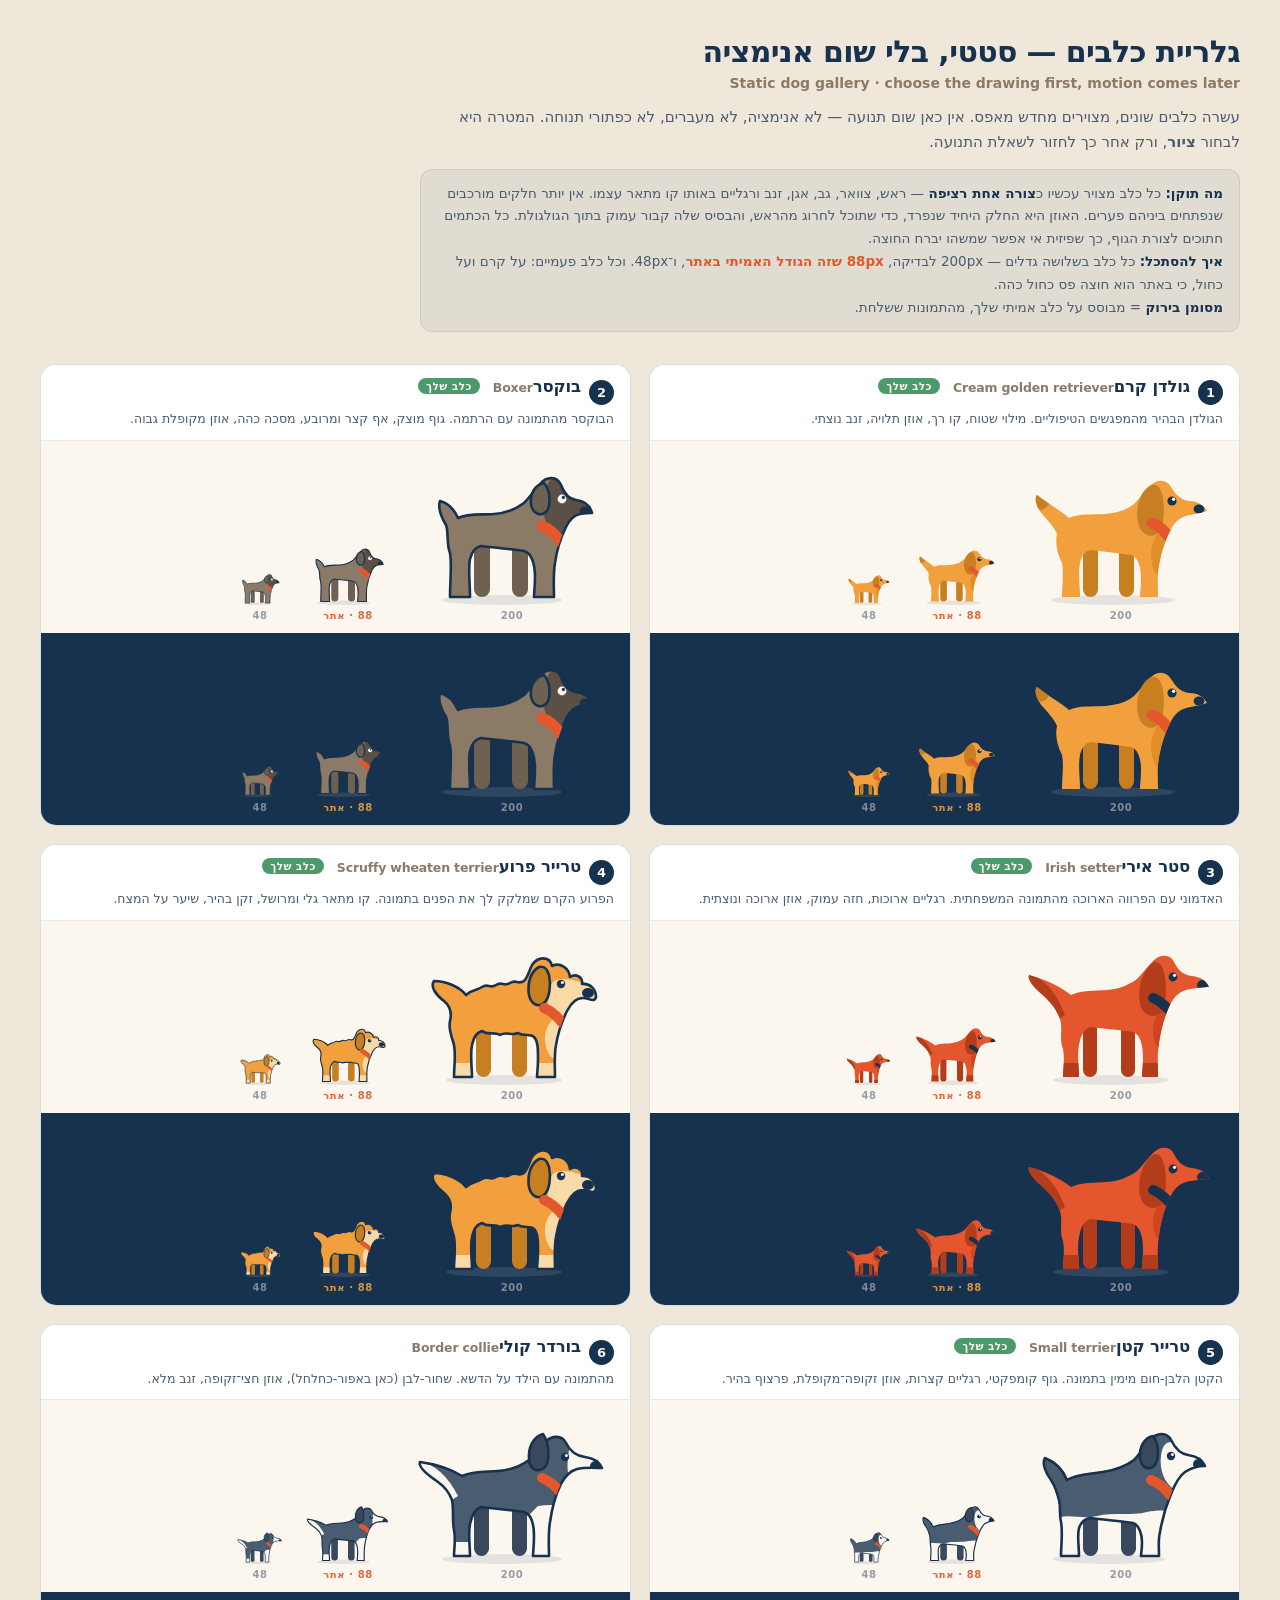
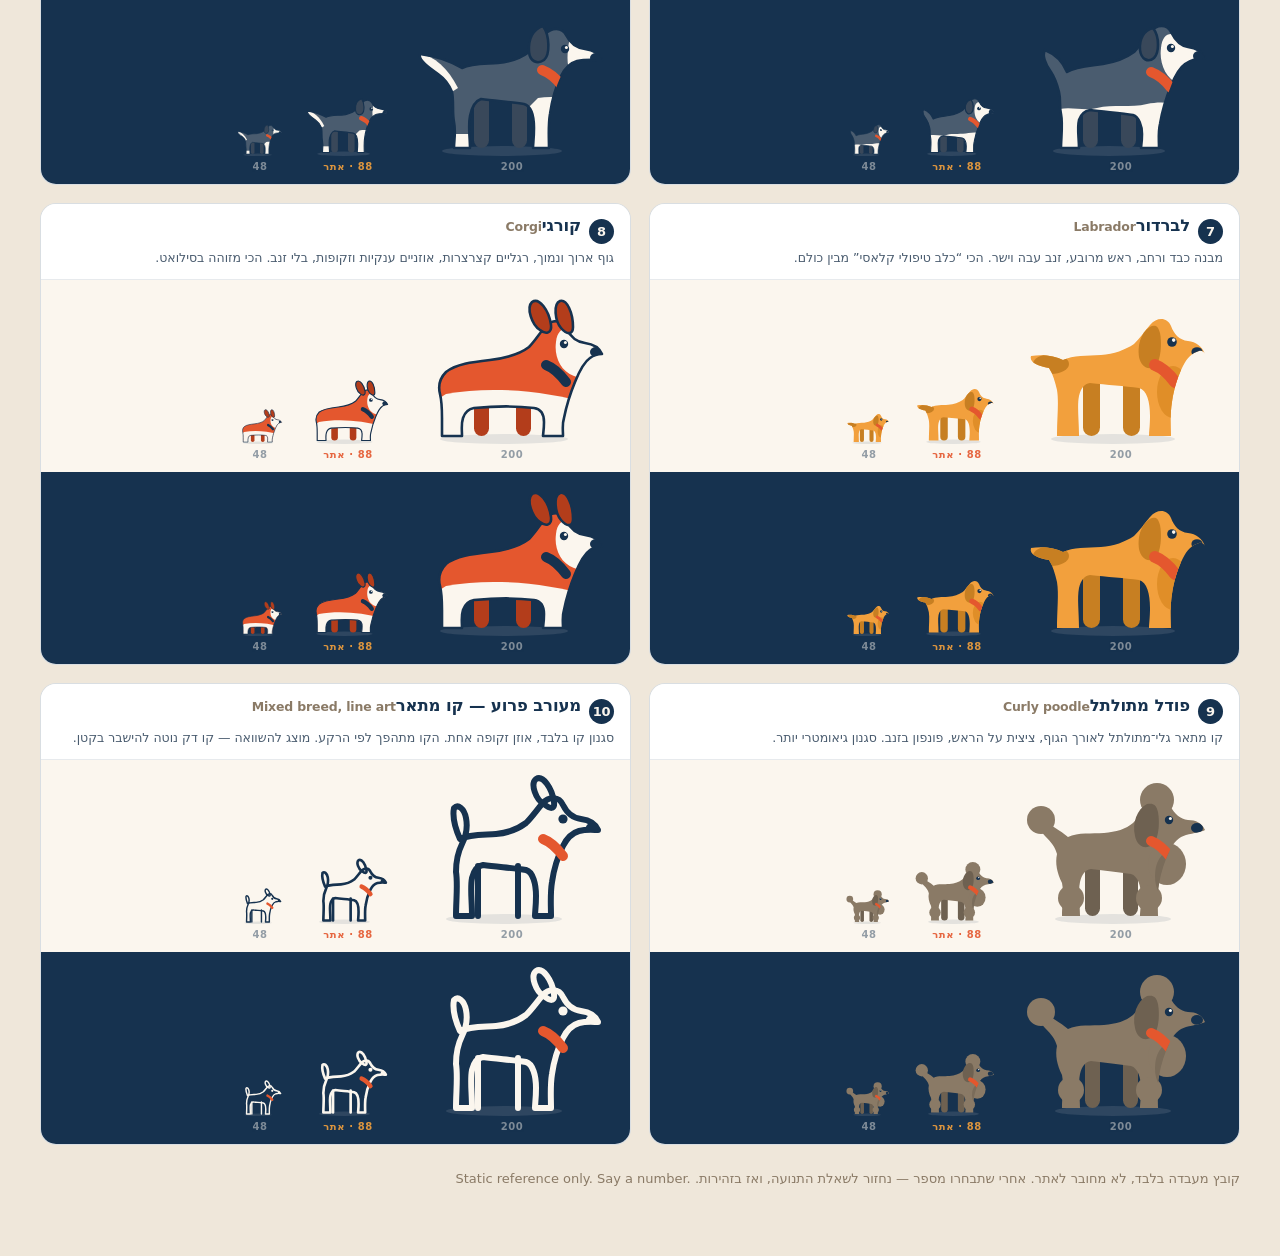
<file: project/lab-dogs-static.html>
<!DOCTYPE html>
<html lang="he" dir="rtl">
<head>
<meta charset="utf-8">
<meta name="viewport" content="width=device-width, initial-scale=1">
<title>גלריית כלבים — סטטי · עינב מימון</title>
<style>
/* =====================================================================
   STATIC DOG GALLERY. Deliberately contains no animation of any kind:
   no @keyframes, no transition, no transform, no JS. A still gallery.

   Construction rule for every dog: the body is ONE continuous path that
   includes head, neck, back, croup, tail and the two near legs. The far
   legs sit behind it, pushed deep inside the body. Ears are separate
   lobes only so they can overhang the skull, and every ear base is buried
   15-25px inside the head. All markings are clipped to the body path, so
   no detail can physically escape the silhouette. Fill everything flat
   black and each of these is one connected shape.
   ===================================================================== */
:root{
  --navy:#16324F; --cream:#FBF6EE; --coral:#E4572E;
  --amber:#F2A03D; --green:#4C9A6B; --slate:#4A5C6F; --brown:#8A7A66;
}
*{ box-sizing:border-box; }
body{ margin:0; background:#EFE7DA; color:var(--navy);
  font-family:"Segoe UI","Noto Sans Hebrew",system-ui,-apple-system,Arial,sans-serif; -webkit-font-smoothing:antialiased; }
.wrap{ max-width:1240px; margin:0 auto; padding:0 20px 70px; }

.head{ padding:34px 0 8px; }
.head h1{ margin:0 0 6px; font-size:30px; letter-spacing:-.02em; }
.head .en{ color:var(--brown); font-size:14px; font-weight:600; direction:ltr; text-align:right; }
.head p{ margin:14px 0 0; max-width:820px; color:var(--slate); font-size:15px; line-height:1.65; }
.head .keys{ margin-top:14px; padding:12px 16px; border-radius:12px; background:rgba(22,50,79,.06);
  border:1px solid rgba(22,50,79,.10); font-size:13.5px; color:var(--slate); line-height:1.7; max-width:820px; }
.head .keys b{ color:var(--navy); }

.grid{ display:grid; grid-template-columns:1fr 1fr; gap:18px; margin-top:24px; }
.card{ border:1px solid rgba(22,50,79,.16); border-radius:16px; overflow:hidden; background:#fff; }
.card .cap{ padding:12px 16px 11px; background:#fff; border-bottom:1px solid rgba(22,50,79,.10); }
.card .cap h2{ margin:0; font-size:16.5px; letter-spacing:-.01em; }
.card .cap h2 .num{ display:inline-flex; align-items:center; justify-content:center;
  width:25px; height:25px; border-radius:50%; background:var(--navy); color:var(--cream);
  font-size:13px; font-weight:800; margin-inline-end:8px; vertical-align:-5px; }
.card .cap .en{ font-weight:600; font-size:12.5px; color:var(--brown); margin-inline-start:7px; direction:ltr; display:inline-block; }
.card .cap p{ margin:5px 0 0; font-size:12.5px; color:var(--slate); line-height:1.5; }
.card .cap .hers{ display:inline-block; margin-inline-start:6px; font-size:10.5px; font-weight:800;
  letter-spacing:.04em; padding:2px 8px; border-radius:99px; background:var(--green); color:var(--cream); vertical-align:2px; }

/* the two test grounds: identical dogs, opposite backgrounds */
.strip{ display:flex; align-items:flex-end; gap:20px; padding:14px 18px 12px; }
.strip.on-cream{ background:var(--cream); color:var(--navy); }
.strip.on-navy{ background:var(--navy); color:var(--cream); }
.slot{ display:flex; flex-direction:column; align-items:center; gap:5px; }
.slot .lbl{ font-size:10px; font-weight:700; letter-spacing:.06em; opacity:.45; }
.slot.real .lbl{ opacity:.9; color:var(--coral); }
.strip.on-navy .slot.real .lbl{ color:var(--amber); }
svg.s200{ width:200px; height:150px; display:block; }
svg.s88{ width:88px; height:66px; display:block; }
svg.s48{ width:48px; height:36px; display:block; }

.foot{ margin-top:26px; font-size:13px; color:var(--brown); }
</style>
</head>
<body>

<!-- =====================================================================
     DEFS — one <path> per dog is the entire silhouette. It is used three
     times per ground via <use>, and again as its own clipPath.
     ===================================================================== -->
<svg width="0" height="0" style="position:absolute" aria-hidden="true"><defs>

<path id="p1"  d="M186 56C182 49 176 46 168 46C160 45 155 40 150 32C145 24 136 24 129 31C123 37 119 43 113 49C106 55 96 58 84 59C72 60 58 58 48 63C40 56 26 48 16 40C13 43 15 52 22 60C29 68 33 72 36 79C34 88 36 98 41 108C43 118 41 130 41 142L59 142C59 130 57 118 59 108C61 100 64 96 70 95C84 97 98 98 110 100C117 102 120 112 120 122C120 132 119 138 119 142L137 142C137 132 136 120 138 110C140 98 144 86 149 76C153 68 158 63 165 61C173 59 181 58 186 56Z"/>
<clipPath id="c1"><use href="#p1"/></clipPath>

<path id="p2"  d="M180 58C178 50 172 46 164 45C156 44 152 38 149 30C145 21 135 21 128 29C122 36 118 42 112 48C104 54 94 58 82 59C70 60 56 58 46 63C42 54 36 48 28 46C26 52 28 60 34 70C37 78 34 88 38 98C40 110 38 126 38 142L58 142C58 128 56 114 58 104C60 96 63 92 69 91C84 93 100 94 112 96C120 98 123 110 123 122C123 132 122 138 122 142L142 142C142 132 141 120 143 108C145 94 149 82 154 72C158 64 162 60 168 59C174 58 178 58 180 58Z"/>
<clipPath id="c2"><use href="#p2"/></clipPath>

<path id="p3"  d="M188 52C185 45 179 42 171 41C162 40 157 35 153 27C149 19 139 19 132 26C126 32 122 38 116 44C108 50 98 54 86 55C74 56 60 55 50 60C40 52 24 44 8 40C6 44 12 52 24 62C32 70 36 76 39 84C42 94 38 104 42 114C44 124 42 134 42 142L58 142C58 132 56 120 58 110C60 100 63 94 69 92C84 94 100 95 112 97C119 99 122 110 122 122C122 132 121 138 121 142L137 142C137 132 136 120 138 108C140 94 144 80 149 70C153 62 158 57 165 55C174 53 183 52 188 52Z"/>
<clipPath id="c3"><use href="#p3"/></clipPath>

<!-- deeper scallops than a 4px wobble: at 88px a subtle ripple just reads
     as a lumpy dog, so the shag has to be exaggerated to survive -->
<path id="p4"  d="M184 62C184 54 178 48 170 49C171 42 164 38 158 42C157 33 148 27 140 31C138 21 126 21 120 30C117 36 116 42 112 46C106 50 104 44 98 48C92 52 90 46 84 50C78 54 76 48 70 52C64 56 60 54 54 60C48 52 34 46 22 46C18 52 24 60 32 66C38 71 40 78 38 86C36 94 40 102 42 110C44 120 42 132 42 142L60 142C60 132 58 120 60 110C62 102 64 98 70 96C76 101 82 96 88 100C94 96 100 101 106 98C112 102 118 98 122 102C126 106 126 114 126 124C126 134 125 138 125 142L143 142C143 132 142 120 144 110C146 98 150 86 155 76C159 68 164 63 171 63C177 63 182 68 184 62Z"/>
<clipPath id="c4"><use href="#p4"/></clipPath>

<path id="p5"  d="M184 52C181 45 175 42 167 41C159 40 154 34 150 26C146 18 136 18 129 26C123 33 119 40 113 46C105 52 94 56 82 58C70 60 56 60 46 66C42 56 34 48 24 44C21 49 24 58 30 66C34 72 36 78 38 86C40 94 38 100 40 108C42 118 40 132 40 142L58 142C58 132 56 122 58 114C60 108 63 105 69 104C84 106 100 107 112 109C118 111 121 120 121 128C121 136 120 140 120 142L138 142C138 134 137 126 139 118C141 106 145 92 150 80C154 70 158 62 164 58C170 54 178 52 184 52Z"/>
<clipPath id="c5"><use href="#p5"/></clipPath>

<path id="p6"  d="M190 54C187 47 181 44 173 43C164 42 158 37 154 29C150 21 140 21 133 28C127 34 123 40 117 46C109 52 98 56 86 57C74 58 60 57 50 62C40 56 24 50 8 48C6 53 14 60 26 68C33 73 37 78 40 86C42 96 40 106 42 116C44 126 42 134 42 142L58 142C58 132 56 120 58 110C60 100 63 95 69 93C84 95 100 96 112 98C119 100 122 110 122 122C122 132 121 138 121 142L137 142C137 132 136 120 138 108C140 94 144 80 149 70C153 62 158 57 165 55C174 53 184 54 190 54Z"/>
<clipPath id="c6"><use href="#p6"/></clipPath>

<path id="p7"  d="M184 60C181 52 175 48 167 47C158 46 153 40 150 32C146 23 136 23 129 31C123 38 119 44 113 50C104 56 93 60 80 61C66 62 52 61 42 66C34 62 22 60 10 62C8 68 16 72 28 74C32 80 34 88 36 96C38 108 36 124 36 142L58 142C58 126 56 112 58 102C60 94 63 90 69 89C86 91 104 92 118 94C126 96 129 108 129 122C129 132 128 138 128 142L150 142C150 132 149 120 151 108C153 94 157 82 162 72C166 64 171 59 178 57C181 56 183 58 184 60Z"/>
<clipPath id="c7"><use href="#p7"/></clipPath>

<path id="p8"  d="M190 60C187 53 181 50 173 49C164 48 158 42 154 34C150 25 140 25 133 33C127 40 123 47 117 53C108 60 94 64 78 66C60 68 44 70 34 78C28 84 26 92 28 100C30 108 30 116 30 124C30 132 30 138 30 142L50 142C50 136 49 130 51 124C53 118 56 115 62 114C84 112 106 112 122 114C129 115 132 120 132 128C132 136 131 140 131 142L151 142C151 136 150 130 152 124C154 114 158 100 163 88C167 78 172 68 178 64C182 61 187 60 190 60Z"/>
<clipPath id="c8"><use href="#p8"/></clipPath>

<!-- a slim trimmed body; the poodle reads through the pom lobes added on
     top of it (topknot, tail pom, leg bracelets), not through wobbly curls -->
<path id="p9"  d="M184 56C181 49 175 46 167 46C159 45 154 40 149 32C144 24 135 24 128 31C122 37 118 43 112 49C105 55 95 58 83 59C71 60 57 58 47 63C40 57 28 50 18 44C15 47 17 55 24 62C31 69 34 73 36 80C34 89 36 99 41 109C43 119 41 130 41 142L59 142C59 130 57 118 59 108C61 100 64 96 70 95C84 97 98 98 110 100C117 102 120 112 120 122C120 132 119 138 119 142L137 142C137 132 136 120 138 110C140 98 144 86 149 76C153 68 158 63 165 61C173 59 181 58 184 56Z"/>
<clipPath id="c9"><use href="#p9"/></clipPath>

<path id="p10" d="M186 56C183 49 177 46 169 45C160 44 155 39 151 31C147 22 137 22 130 30C124 37 120 43 114 49C106 55 96 59 84 60C74 61 58 60 48 65C44 56 40 44 42 34C46 30 52 34 54 44C56 54 54 62 50 70C46 78 44 88 44 98C46 110 44 126 44 142L60 142C60 126 58 114 60 104C62 96 65 92 71 91C86 93 102 94 114 96C121 98 124 110 124 122C124 132 123 138 123 142L139 142C139 132 138 120 140 108C142 94 146 82 151 72C155 64 160 59 167 57C175 55 182 56 186 56Z"/>
<clipPath id="c10"><use href="#p10"/></clipPath>

<!-- ===================== assembled dogs ===================== -->

<!-- 1 · GOLDEN RETRIEVER -->
<g id="dog1">
  <ellipse cx="92" cy="145" rx="62" ry="5" fill="currentColor" opacity=".10"/>
  <rect x="62" y="84" width="15" height="58" rx="7.5" fill="#C77F22"/>
  <rect x="98" y="84" width="15" height="58" rx="7.5" fill="#C77F22"/>
  <use href="#p1" fill="#F2A03D"/>
  <!-- shading is always DARKER than the body: a near-cream marking that
       reaches the outline dissolves into the cream page -->
  <g clip-path="url(#c1)">
    <ellipse cx="146" cy="100" rx="16" ry="26" fill="#E08E28"/>
    <circle cx="18" cy="44" r="11" fill="#C77F22"/>
  </g>
  <path d="M130 30C119 36 114 52 117 67C119 78 128 84 136 79C143 74 144 56 142 43C140 33 137 29 130 30Z" fill="#C77F22"/>
  <g clip-path="url(#c1)"><path d="M151 86C145 77 139 71 131 68" stroke="#E4572E" stroke-width="11" fill="none" stroke-linecap="round"/></g>
  <g clip-path="url(#c1)"><circle cx="151" cy="46" r="4.6" fill="#16324F"/><circle cx="152.6" cy="44.2" r="1.7" fill="#FBF6EE"/></g>
  <g clip-path="url(#c1)"><ellipse cx="178" cy="54" rx="5.4" ry="4.6" fill="#16324F"/></g>
</g>

<!-- 2 · BOXER -->
<g id="dog2">
  <ellipse cx="90" cy="145" rx="60" ry="5" fill="currentColor" opacity=".10"/>
  <rect x="62" y="82" width="16" height="60" rx="8" fill="#6E6151"/>
  <rect x="100" y="82" width="16" height="60" rx="8" fill="#6E6151"/>
  <use href="#p2" fill="#8A7A66"/>
  <g clip-path="url(#c2)">
    <!-- dark mask, but brown not navy: a navy muzzle on the navy ground
         eats the front of the face -->
    <path d="M144 22C168 22 188 40 190 60C192 80 172 92 152 86C136 81 130 64 132 46C133 32 137 23 144 22Z" fill="#5A5046"/>
  </g>
  <use href="#p2" fill="none" stroke="#16324F" stroke-width="2.6" stroke-linejoin="round"/>
  <path d="M132 28C123 30 118 38 119 49C120 58 128 62 134 57C139 52 139 36 132 28Z" fill="#6E6151" stroke="#16324F" stroke-width="2.6" stroke-linejoin="round"/>
  <g clip-path="url(#c2)"><path d="M150 88C144 80 138 74 130 71" stroke="#E4572E" stroke-width="11" fill="none" stroke-linecap="round"/></g>
  <g clip-path="url(#c2)"><circle cx="150" cy="44" r="4.4" fill="#FBF6EE"/><circle cx="151.4" cy="42.4" r="1.6" fill="#16324F"/></g>
  <g clip-path="url(#c2)"><ellipse cx="173" cy="56" rx="5.4" ry="4.6" fill="#16324F"/></g>
</g>

<!-- 3 · IRISH SETTER -->
<g id="dog3">
  <ellipse cx="90" cy="145" rx="58" ry="5" fill="currentColor" opacity=".10"/>
  <rect x="62" y="80" width="14" height="62" rx="7" fill="#B33D1B"/>
  <rect x="100" y="80" width="14" height="62" rx="7" fill="#B33D1B"/>
  <use href="#p3" fill="#E4572E"/>
  <g clip-path="url(#c3)">
    <ellipse cx="146" cy="96" rx="14" ry="22" fill="#CF4520"/>
    <path d="M8 40C22 42 36 58 44 80L18 96 0 54Z" fill="#B33D1B"/>
    <rect x="38" y="128" width="24" height="18" fill="#B33D1B"/>
    <rect x="116" y="128" width="24" height="18" fill="#B33D1B"/>
  </g>
  <path d="M133 27C122 34 116 52 119 68C121 79 130 84 138 79C145 74 146 55 144 42C142 31 140 27 133 27Z" fill="#B33D1B"/>
  <g clip-path="url(#c3)"><path d="M152 80C146 72 140 66 132 63" stroke="#16324F" stroke-width="10" fill="none" stroke-linecap="round"/></g>
  <g clip-path="url(#c3)"><circle cx="152" cy="42" r="4.4" fill="#16324F"/><circle cx="153.5" cy="40.3" r="1.6" fill="#FBF6EE"/></g>
  <g clip-path="url(#c3)"><ellipse cx="182" cy="50" rx="6" ry="5" fill="#16324F"/></g>
</g>

<!-- 4 · SCRUFFY WHEATEN TERRIER -->
<g id="dog4">
  <ellipse cx="92" cy="145" rx="58" ry="5" fill="currentColor" opacity=".10"/>
  <rect x="64" y="86" width="15" height="56" rx="7.5" fill="#C77F22"/>
  <rect x="100" y="86" width="15" height="56" rx="7.5" fill="#C77F22"/>
  <use href="#p4" fill="#F2A03D"/>
  <g clip-path="url(#c4)">
    <path d="M150 44C172 44 190 58 190 74C190 92 170 100 154 94C140 89 134 72 136 58C137 48 143 44 150 44Z" fill="#F8D9A8"/>
    <ellipse cx="148" cy="104" rx="15" ry="22" fill="#F8D9A8"/>
    <rect x="38" y="128" width="24" height="18" fill="#F8D9A8"/>
    <rect x="118" y="128" width="24" height="18" fill="#F8D9A8"/>
  </g>
  <!-- outlined: this dog's pale beard and socks run right up to the edge,
       and without a contour they bleed into the cream page -->
  <use href="#p4" fill="none" stroke="#16324F" stroke-width="2.6" stroke-linejoin="round"/>
  <path d="M127 32C119 36 115 48 117 60C119 69 126 73 132 68C138 63 139 49 137 40C135 33 132 31 127 32Z" fill="#C77F22" stroke="#16324F" stroke-width="2.6" stroke-linejoin="round"/>
  <g clip-path="url(#c4)"><path d="M152 90C146 82 140 76 132 73" stroke="#E4572E" stroke-width="10" fill="none" stroke-linecap="round"/></g>
  <g clip-path="url(#c4)"><circle cx="149" cy="49" r="4.2" fill="#16324F"/><circle cx="150.4" cy="47.4" r="1.5" fill="#FBF6EE"/></g>
  <g clip-path="url(#c4)"><ellipse cx="176" cy="58" rx="6" ry="5" fill="#16324F"/></g>
</g>

<!-- 5 · SMALL WHITE & TAN TERRIER -->
<g id="dog5">
  <ellipse cx="88" cy="145" rx="56" ry="5" fill="currentColor" opacity=".10"/>
  <rect x="62" y="90" width="15" height="52" rx="7.5" fill="#39485A"/>
  <rect x="100" y="90" width="15" height="52" rx="7.5" fill="#39485A"/>
  <use href="#p5" fill="#4A5C6F"/>
  <g clip-path="url(#c5)">
    <!-- the white edge follows the underline instead of cutting a straight
         band across the body, which read as a waterline -->
    <path d="M30 106C46 98 60 106 76 102C92 98 110 102 126 98C144 94 164 98 180 108L200 120 200 150 0 150 0 118Z" fill="#FBF6EE"/>
    <path d="M150 28C170 26 188 40 190 56C192 74 174 84 158 78C144 73 138 56 140 42C141 32 145 28 150 28Z" fill="#FBF6EE"/>
  </g>
  <use href="#p5" fill="none" stroke="#16324F" stroke-width="2.6" stroke-linejoin="round"/>
  <path d="M132 22C123 24 118 33 119 44C120 53 127 57 133 52C138 47 139 31 132 22Z" fill="#39485A" stroke="#16324F" stroke-width="2.6" stroke-linejoin="round"/>
  <g clip-path="url(#c5)"><path d="M150 82C144 74 138 69 130 66" stroke="#E4572E" stroke-width="10" fill="none" stroke-linecap="round"/></g>
  <g clip-path="url(#c5)"><circle cx="150" cy="42" r="4.2" fill="#16324F"/><circle cx="151.4" cy="40.4" r="1.5" fill="#FBF6EE"/></g>
  <g clip-path="url(#c5)"><ellipse cx="178" cy="50" rx="6" ry="5" fill="#16324F"/></g>
</g>

<!-- 6 · BORDER COLLIE -->
<g id="dog6">
  <ellipse cx="90" cy="145" rx="60" ry="5" fill="currentColor" opacity=".10"/>
  <rect x="62" y="82" width="15" height="60" rx="7.5" fill="#39485A"/>
  <rect x="100" y="82" width="15" height="60" rx="7.5" fill="#39485A"/>
  <use href="#p6" fill="#4A5C6F"/>
  <g clip-path="url(#c6)">
    <path d="M126 92C150 88 178 96 200 112L200 150 100 150 108 110Z" fill="#FBF6EE"/>
    <path d="M164 24C178 28 190 42 192 58C194 74 180 82 168 78C158 74 154 60 156 44C157 32 160 24 164 24Z" fill="#FBF6EE"/>
    <path d="M8 48C22 50 36 62 46 82L24 96 0 58Z" fill="#FBF6EE"/>
    <rect x="38" y="128" width="24" height="18" fill="#FBF6EE"/>
  </g>
  <use href="#p6" fill="none" stroke="#16324F" stroke-width="2.6" stroke-linejoin="round"/>
  <path d="M131 20C121 23 116 33 117 46C118 55 125 59 132 54C138 49 138 30 131 20Z" fill="#39485A" stroke="#16324F" stroke-width="2.6" stroke-linejoin="round"/>
  <g clip-path="url(#c6)"><path d="M150 80C144 72 138 67 130 64" stroke="#E4572E" stroke-width="10" fill="none" stroke-linecap="round"/></g>
  <g clip-path="url(#c6)"><circle cx="153" cy="43" r="4.2" fill="#16324F"/><circle cx="154.4" cy="41.4" r="1.5" fill="#FBF6EE"/></g>
  <g clip-path="url(#c6)"><ellipse cx="184" cy="52" rx="6" ry="5" fill="#16324F"/></g>
</g>

<!-- 7 · LABRADOR -->
<g id="dog7">
  <ellipse cx="92" cy="145" rx="62" ry="5" fill="currentColor" opacity=".10"/>
  <rect x="62" y="80" width="17" height="62" rx="8.5" fill="#C77F22"/>
  <rect x="102" y="80" width="17" height="62" rx="8.5" fill="#C77F22"/>
  <use href="#p7" fill="#F2A03D"/>
  <g clip-path="url(#c7)">
    <ellipse cx="152" cy="98" rx="16" ry="26" fill="#E08E28"/>
    <ellipse cx="30" cy="70" rx="18" ry="10" fill="#C77F22"/>
  </g>
  <path d="M131 32C121 36 116 50 118 63C120 73 128 77 134 72C140 67 141 49 139 39C137 33 136 31 131 32Z" fill="#C77F22"/>
  <g clip-path="url(#c7)"><path d="M154 88C148 80 142 74 134 71" stroke="#E4572E" stroke-width="12" fill="none" stroke-linecap="round"/></g>
  <g clip-path="url(#c7)"><circle cx="151" cy="48" r="4.8" fill="#16324F"/><circle cx="152.7" cy="46.1" r="1.8" fill="#FBF6EE"/></g>
  <g clip-path="url(#c7)"><ellipse cx="176" cy="58" rx="5.6" ry="4.8" fill="#16324F"/></g>
</g>

<!-- 8 · CORGI -->
<g id="dog8">
  <ellipse cx="92" cy="145" rx="64" ry="5" fill="currentColor" opacity=".10"/>
  <rect x="62" y="100" width="15" height="42" rx="7.5" fill="#B33D1B"/>
  <rect x="104" y="100" width="15" height="42" rx="7.5" fill="#B33D1B"/>
  <use href="#p8" fill="#E4572E"/>
  <g clip-path="url(#c8)">
    <path d="M34 100C78 92 130 96 180 110L200 122 200 150 0 150 0 122Z" fill="#FBF6EE"/>
    <path d="M156 34C176 32 192 46 194 62C196 78 178 88 162 82C148 77 142 62 144 48C145 38 150 34 156 34Z" fill="#FBF6EE"/>
  </g>
  <use href="#p8" fill="none" stroke="#16324F" stroke-width="2.6" stroke-linejoin="round"/>
  <path d="M128 36C120 31 114 14 120 8C127 3 137 16 139 31C140 39 134 41 128 36Z" fill="#B33D1B" stroke="#16324F" stroke-width="2.6" stroke-linejoin="round"/>
  <path d="M149 34C143 27 141 10 148 7C155 5 161 19 161 33C161 41 155 41 149 34Z" fill="#B33D1B" stroke="#16324F" stroke-width="2.6" stroke-linejoin="round"/>
  <g clip-path="url(#c8)"><path d="M154 88C148 80 142 74 134 71" stroke="#16324F" stroke-width="10" fill="none" stroke-linecap="round"/></g>
  <g clip-path="url(#c8)"><circle cx="152" cy="50" r="4.2" fill="#16324F"/><circle cx="153.4" cy="48.4" r="1.5" fill="#FBF6EE"/></g>
  <g clip-path="url(#c8)"><ellipse cx="184" cy="58" rx="6" ry="5" fill="#16324F"/></g>
</g>

<!-- 9 · CURLY POODLE -->
<g id="dog9">
  <ellipse cx="92" cy="145" rx="58" ry="5" fill="currentColor" opacity=".10"/>
  <rect x="64" y="84" width="15" height="58" rx="7.5" fill="#6E6151"/>
  <rect x="102" y="84" width="15" height="58" rx="7.5" fill="#6E6151"/>
  <use href="#p9" fill="#8A7A66"/>
  <!-- the poodle signature: every pom overlaps the body by 12px or more, so
       the union stays one connected shape -->
  <circle cx="50" cy="124" r="13" fill="#8A7A66"/>
  <circle cx="128" cy="124" r="13" fill="#8A7A66"/>
  <circle cx="20" cy="46" r="14" fill="#8A7A66"/>
  <ellipse cx="146" cy="90" rx="19" ry="21" fill="#8A7A66"/>
  <circle cx="136" cy="26" r="17" fill="#8A7A66"/>
  <g clip-path="url(#c9)"><ellipse cx="148" cy="102" rx="14" ry="24" fill="#7A6C5A"/></g>
  <path d="M126 30C116 35 111 49 114 62C116 72 124 76 131 71C138 66 139 49 137 38C135 30 132 29 126 30Z" fill="#6E6151"/>
  <g clip-path="url(#c9)"><path d="M150 84C144 76 138 70 130 67" stroke="#E4572E" stroke-width="10" fill="none" stroke-linecap="round"/></g>
  <g clip-path="url(#c9)"><circle cx="148" cy="46" r="4.2" fill="#16324F"/><circle cx="149.4" cy="44.4" r="1.5" fill="#FBF6EE"/></g>
  <g clip-path="url(#c9)"><ellipse cx="176" cy="54" rx="6" ry="5" fill="#16324F"/></g>
</g>

<!-- 10 · SCRUFFY MIXED BREED (line art; the stroke follows the ground) -->
<g id="dog10">
  <ellipse cx="92" cy="145" rx="58" ry="5" fill="currentColor" opacity=".10"/>
  <g fill="none" stroke="currentColor" stroke-width="6" stroke-linejoin="round" stroke-linecap="round">
    <path d="M66 92v50M106 92v50"/>
    <use href="#p10"/>
    <path d="M132 30C124 26 118 10 124 5C131 1 140 14 142 28C143 36 138 35 132 30Z"/>
    <path d="M151 82C145 74 139 68 131 65" stroke="#E4572E" stroke-width="10"/>
  </g>
  <g clip-path="url(#c10)"><circle cx="151" cy="45" r="4.6" fill="currentColor"/></g>
  <g clip-path="url(#c10)"><ellipse cx="180" cy="54" rx="6.2" ry="5.2" fill="currentColor"/></g>
</g>

</defs></svg>


<div class="wrap">
  <div class="head">
    <h1>גלריית כלבים — סטטי, בלי שום אנימציה</h1>
    <div class="en">Static dog gallery · choose the drawing first, motion comes later</div>
    <p>
      עשרה כלבים שונים, מצוירים מחדש מאפס. אין כאן שום תנועה — לא אנימציה, לא מעברים, לא כפתורי תנוחה.
      המטרה היא לבחור <b>ציור</b>, ורק אחר כך לחזור לשאלת התנועה.
    </p>
    <div class="keys">
      <b>מה תוקן:</b> כל כלב מצויר עכשיו כ<b>צורה אחת רציפה</b> — ראש, צוואר, גב, אגן, זנב ורגליים באותו קו מתאר עצמו.
      אין יותר חלקים מורכבים שנפתחים ביניהם פערים. האוזן היא החלק היחיד שנפרד, כדי שתוכל לחרוג מהראש,
      והבסיס שלה קבור עמוק בתוך הגולגולת. כל הכתמים חתוכים לצורת הגוף, כך שפיזית אי אפשר שמשהו יברח החוצה.
      <br>
      <b>איך להסתכל:</b> כל כלב בשלושה גדלים — 200px לבדיקה, <b style="color:#E4572E">88px שזה הגודל האמיתי באתר</b>, ו־48px.
      וכל כלב פעמיים: על קרם ועל כחול, כי באתר הוא חוצה פס כחול כהה.
      <br>
      <b>מסומן בירוק</b> = מבוסס על כלב אמיתי שלך, מהתמונות ששלחת.
    </div>
  </div>

  <div class="grid">

    <div class="card">
      <div class="cap">
        <h2><span class="num">1</span>גולדן קרם<span class="en">Cream golden retriever</span><span class="hers">כלב שלך</span></h2>
        <p>הגולדן הבהיר מהמפגשים הטיפוליים. מילוי שטוח, קו רך, אוזן תלויה, זנב נוצתי.</p>
      </div>
      <div class="strip on-cream">
        <div class="slot"><svg class="s200" viewBox="0 0 200 150"><use href="#dog1"/></svg><span class="lbl">200</span></div>
        <div class="slot real"><svg class="s88" viewBox="0 0 200 150"><use href="#dog1"/></svg><span class="lbl">88 · אתר</span></div>
        <div class="slot"><svg class="s48" viewBox="0 0 200 150"><use href="#dog1"/></svg><span class="lbl">48</span></div>
      </div>
      <div class="strip on-navy">
        <div class="slot"><svg class="s200" viewBox="0 0 200 150"><use href="#dog1"/></svg><span class="lbl">200</span></div>
        <div class="slot real"><svg class="s88" viewBox="0 0 200 150"><use href="#dog1"/></svg><span class="lbl">88 · אתר</span></div>
        <div class="slot"><svg class="s48" viewBox="0 0 200 150"><use href="#dog1"/></svg><span class="lbl">48</span></div>
      </div>
    </div>

    <div class="card">
      <div class="cap">
        <h2><span class="num">2</span>בוקסר<span class="en">Boxer</span><span class="hers">כלב שלך</span></h2>
        <p>הבוקסר מהתמונה עם הרתמה. גוף מוצק, אף קצר ומרובע, מסכה כהה, אוזן מקופלת גבוה.</p>
      </div>
      <div class="strip on-cream">
        <div class="slot"><svg class="s200" viewBox="0 0 200 150"><use href="#dog2"/></svg><span class="lbl">200</span></div>
        <div class="slot real"><svg class="s88" viewBox="0 0 200 150"><use href="#dog2"/></svg><span class="lbl">88 · אתר</span></div>
        <div class="slot"><svg class="s48" viewBox="0 0 200 150"><use href="#dog2"/></svg><span class="lbl">48</span></div>
      </div>
      <div class="strip on-navy">
        <div class="slot"><svg class="s200" viewBox="0 0 200 150"><use href="#dog2"/></svg><span class="lbl">200</span></div>
        <div class="slot real"><svg class="s88" viewBox="0 0 200 150"><use href="#dog2"/></svg><span class="lbl">88 · אתר</span></div>
        <div class="slot"><svg class="s48" viewBox="0 0 200 150"><use href="#dog2"/></svg><span class="lbl">48</span></div>
      </div>
    </div>

    <div class="card">
      <div class="cap">
        <h2><span class="num">3</span>סטר אירי<span class="en">Irish setter</span><span class="hers">כלב שלך</span></h2>
        <p>האדמוני עם הפרווה הארוכה מהתמונה המשפחתית. רגליים ארוכות, חזה עמוק, אוזן ארוכה ונוצתית.</p>
      </div>
      <div class="strip on-cream">
        <div class="slot"><svg class="s200" viewBox="0 0 200 150"><use href="#dog3"/></svg><span class="lbl">200</span></div>
        <div class="slot real"><svg class="s88" viewBox="0 0 200 150"><use href="#dog3"/></svg><span class="lbl">88 · אתר</span></div>
        <div class="slot"><svg class="s48" viewBox="0 0 200 150"><use href="#dog3"/></svg><span class="lbl">48</span></div>
      </div>
      <div class="strip on-navy">
        <div class="slot"><svg class="s200" viewBox="0 0 200 150"><use href="#dog3"/></svg><span class="lbl">200</span></div>
        <div class="slot real"><svg class="s88" viewBox="0 0 200 150"><use href="#dog3"/></svg><span class="lbl">88 · אתר</span></div>
        <div class="slot"><svg class="s48" viewBox="0 0 200 150"><use href="#dog3"/></svg><span class="lbl">48</span></div>
      </div>
    </div>

    <div class="card">
      <div class="cap">
        <h2><span class="num">4</span>טרייר פרוע<span class="en">Scruffy wheaten terrier</span><span class="hers">כלב שלך</span></h2>
        <p>הפרוע הקרם שמלקק לך את הפנים בתמונה. קו מתאר גלי ומרושל, זקן בהיר, שיער על המצח.</p>
      </div>
      <div class="strip on-cream">
        <div class="slot"><svg class="s200" viewBox="0 0 200 150"><use href="#dog4"/></svg><span class="lbl">200</span></div>
        <div class="slot real"><svg class="s88" viewBox="0 0 200 150"><use href="#dog4"/></svg><span class="lbl">88 · אתר</span></div>
        <div class="slot"><svg class="s48" viewBox="0 0 200 150"><use href="#dog4"/></svg><span class="lbl">48</span></div>
      </div>
      <div class="strip on-navy">
        <div class="slot"><svg class="s200" viewBox="0 0 200 150"><use href="#dog4"/></svg><span class="lbl">200</span></div>
        <div class="slot real"><svg class="s88" viewBox="0 0 200 150"><use href="#dog4"/></svg><span class="lbl">88 · אתר</span></div>
        <div class="slot"><svg class="s48" viewBox="0 0 200 150"><use href="#dog4"/></svg><span class="lbl">48</span></div>
      </div>
    </div>

    <div class="card">
      <div class="cap">
        <h2><span class="num">5</span>טרייר קטן<span class="en">Small terrier</span><span class="hers">כלב שלך</span></h2>
        <p>הקטן הלבן-חום מימין בתמונה. גוף קומפקטי, רגליים קצרות, אוזן זקופה־מקופלת, פרצוף בהיר.</p>
      </div>
      <div class="strip on-cream">
        <div class="slot"><svg class="s200" viewBox="0 0 200 150"><use href="#dog5"/></svg><span class="lbl">200</span></div>
        <div class="slot real"><svg class="s88" viewBox="0 0 200 150"><use href="#dog5"/></svg><span class="lbl">88 · אתר</span></div>
        <div class="slot"><svg class="s48" viewBox="0 0 200 150"><use href="#dog5"/></svg><span class="lbl">48</span></div>
      </div>
      <div class="strip on-navy">
        <div class="slot"><svg class="s200" viewBox="0 0 200 150"><use href="#dog5"/></svg><span class="lbl">200</span></div>
        <div class="slot real"><svg class="s88" viewBox="0 0 200 150"><use href="#dog5"/></svg><span class="lbl">88 · אתר</span></div>
        <div class="slot"><svg class="s48" viewBox="0 0 200 150"><use href="#dog5"/></svg><span class="lbl">48</span></div>
      </div>
    </div>

    <div class="card">
      <div class="cap">
        <h2><span class="num">6</span>בורדר קולי<span class="en">Border collie</span></h2>
        <p>מהתמונה עם הילד על הדשא. שחור-לבן (כאן באפור-כחלחל), אוזן חצי־זקופה, זנב מלא.</p>
      </div>
      <div class="strip on-cream">
        <div class="slot"><svg class="s200" viewBox="0 0 200 150"><use href="#dog6"/></svg><span class="lbl">200</span></div>
        <div class="slot real"><svg class="s88" viewBox="0 0 200 150"><use href="#dog6"/></svg><span class="lbl">88 · אתר</span></div>
        <div class="slot"><svg class="s48" viewBox="0 0 200 150"><use href="#dog6"/></svg><span class="lbl">48</span></div>
      </div>
      <div class="strip on-navy">
        <div class="slot"><svg class="s200" viewBox="0 0 200 150"><use href="#dog6"/></svg><span class="lbl">200</span></div>
        <div class="slot real"><svg class="s88" viewBox="0 0 200 150"><use href="#dog6"/></svg><span class="lbl">88 · אתר</span></div>
        <div class="slot"><svg class="s48" viewBox="0 0 200 150"><use href="#dog6"/></svg><span class="lbl">48</span></div>
      </div>
    </div>

    <div class="card">
      <div class="cap">
        <h2><span class="num">7</span>לברדור<span class="en">Labrador</span></h2>
        <p>מבנה כבד ורחב, ראש מרובע, זנב עבה וישר. הכי &ldquo;כלב טיפולי קלאסי&rdquo; מבין כולם.</p>
      </div>
      <div class="strip on-cream">
        <div class="slot"><svg class="s200" viewBox="0 0 200 150"><use href="#dog7"/></svg><span class="lbl">200</span></div>
        <div class="slot real"><svg class="s88" viewBox="0 0 200 150"><use href="#dog7"/></svg><span class="lbl">88 · אתר</span></div>
        <div class="slot"><svg class="s48" viewBox="0 0 200 150"><use href="#dog7"/></svg><span class="lbl">48</span></div>
      </div>
      <div class="strip on-navy">
        <div class="slot"><svg class="s200" viewBox="0 0 200 150"><use href="#dog7"/></svg><span class="lbl">200</span></div>
        <div class="slot real"><svg class="s88" viewBox="0 0 200 150"><use href="#dog7"/></svg><span class="lbl">88 · אתר</span></div>
        <div class="slot"><svg class="s48" viewBox="0 0 200 150"><use href="#dog7"/></svg><span class="lbl">48</span></div>
      </div>
    </div>

    <div class="card">
      <div class="cap">
        <h2><span class="num">8</span>קורגי<span class="en">Corgi</span></h2>
        <p>גוף ארוך ונמוך, רגליים קצרצרות, אוזניים ענקיות וזקופות, בלי זנב. הכי מזוהה בסילואט.</p>
      </div>
      <div class="strip on-cream">
        <div class="slot"><svg class="s200" viewBox="0 0 200 150"><use href="#dog8"/></svg><span class="lbl">200</span></div>
        <div class="slot real"><svg class="s88" viewBox="0 0 200 150"><use href="#dog8"/></svg><span class="lbl">88 · אתר</span></div>
        <div class="slot"><svg class="s48" viewBox="0 0 200 150"><use href="#dog8"/></svg><span class="lbl">48</span></div>
      </div>
      <div class="strip on-navy">
        <div class="slot"><svg class="s200" viewBox="0 0 200 150"><use href="#dog8"/></svg><span class="lbl">200</span></div>
        <div class="slot real"><svg class="s88" viewBox="0 0 200 150"><use href="#dog8"/></svg><span class="lbl">88 · אתר</span></div>
        <div class="slot"><svg class="s48" viewBox="0 0 200 150"><use href="#dog8"/></svg><span class="lbl">48</span></div>
      </div>
    </div>

    <div class="card">
      <div class="cap">
        <h2><span class="num">9</span>פודל מתולתל<span class="en">Curly poodle</span></h2>
        <p>קו מתאר גלי־מתולתל לאורך הגוף, ציצית על הראש, פונפון בזנב. סגנון גיאומטרי יותר.</p>
      </div>
      <div class="strip on-cream">
        <div class="slot"><svg class="s200" viewBox="0 0 200 150"><use href="#dog9"/></svg><span class="lbl">200</span></div>
        <div class="slot real"><svg class="s88" viewBox="0 0 200 150"><use href="#dog9"/></svg><span class="lbl">88 · אתר</span></div>
        <div class="slot"><svg class="s48" viewBox="0 0 200 150"><use href="#dog9"/></svg><span class="lbl">48</span></div>
      </div>
      <div class="strip on-navy">
        <div class="slot"><svg class="s200" viewBox="0 0 200 150"><use href="#dog9"/></svg><span class="lbl">200</span></div>
        <div class="slot real"><svg class="s88" viewBox="0 0 200 150"><use href="#dog9"/></svg><span class="lbl">88 · אתר</span></div>
        <div class="slot"><svg class="s48" viewBox="0 0 200 150"><use href="#dog9"/></svg><span class="lbl">48</span></div>
      </div>
    </div>

    <div class="card">
      <div class="cap">
        <h2><span class="num">10</span>מעורב פרוע — קו מתאר<span class="en">Mixed breed, line art</span></h2>
        <p>סגנון קו בלבד, אוזן זקופה אחת. הקו מתהפך לפי הרקע. מוצג להשוואה — קו דק נוטה להישבר בקטן.</p>
      </div>
      <div class="strip on-cream">
        <div class="slot"><svg class="s200" viewBox="0 0 200 150"><use href="#dog10"/></svg><span class="lbl">200</span></div>
        <div class="slot real"><svg class="s88" viewBox="0 0 200 150"><use href="#dog10"/></svg><span class="lbl">88 · אתר</span></div>
        <div class="slot"><svg class="s48" viewBox="0 0 200 150"><use href="#dog10"/></svg><span class="lbl">48</span></div>
      </div>
      <div class="strip on-navy">
        <div class="slot"><svg class="s200" viewBox="0 0 200 150"><use href="#dog10"/></svg><span class="lbl">200</span></div>
        <div class="slot real"><svg class="s88" viewBox="0 0 200 150"><use href="#dog10"/></svg><span class="lbl">88 · אתר</span></div>
        <div class="slot"><svg class="s48" viewBox="0 0 200 150"><use href="#dog10"/></svg><span class="lbl">48</span></div>
      </div>
    </div>

  </div>

  <div class="foot">
    קובץ מעבדה בלבד, לא מחובר לאתר. אחרי שתבחרו מספר — נחזור לשאלת התנועה, ואז בזהירות.
    <span style="direction:ltr; display:inline-block; margin-inline-start:8px;">Static reference only. Say a number.</span>
  </div>
</div>

</body>
</html>
</file>
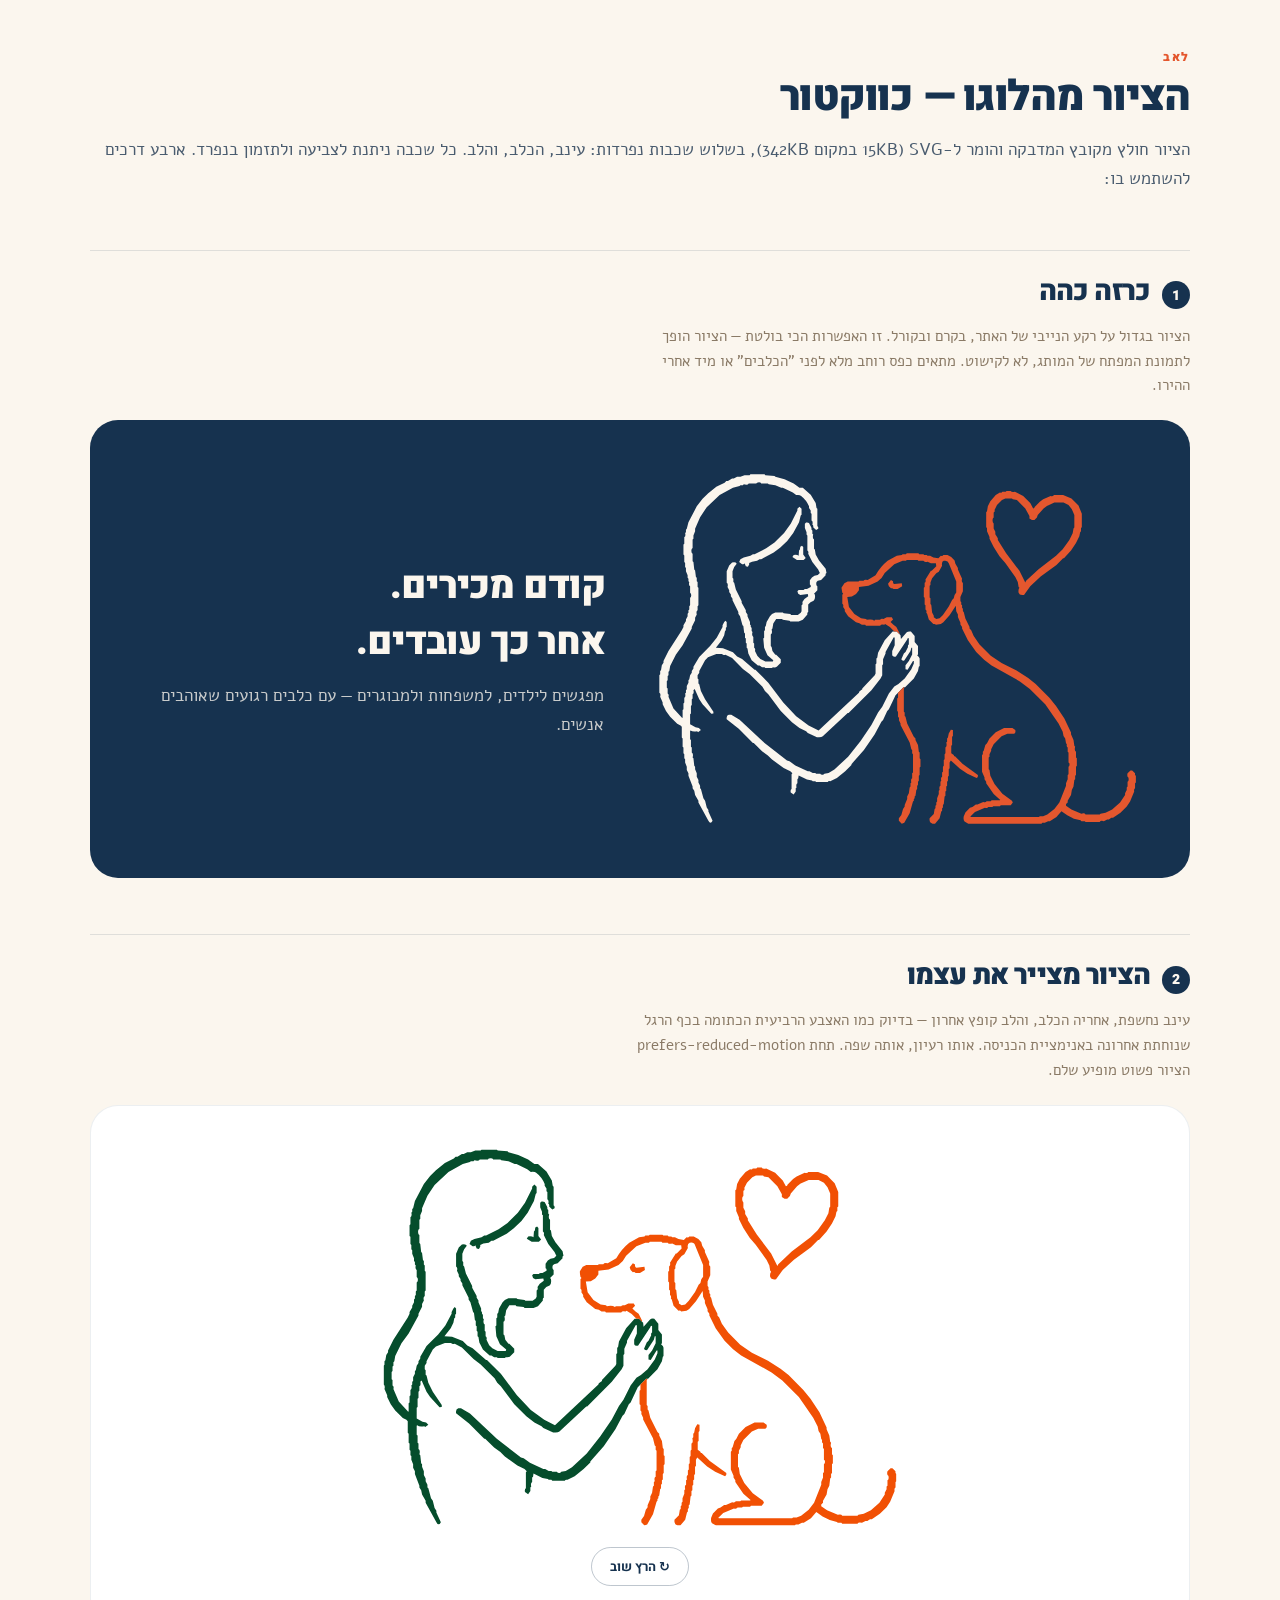
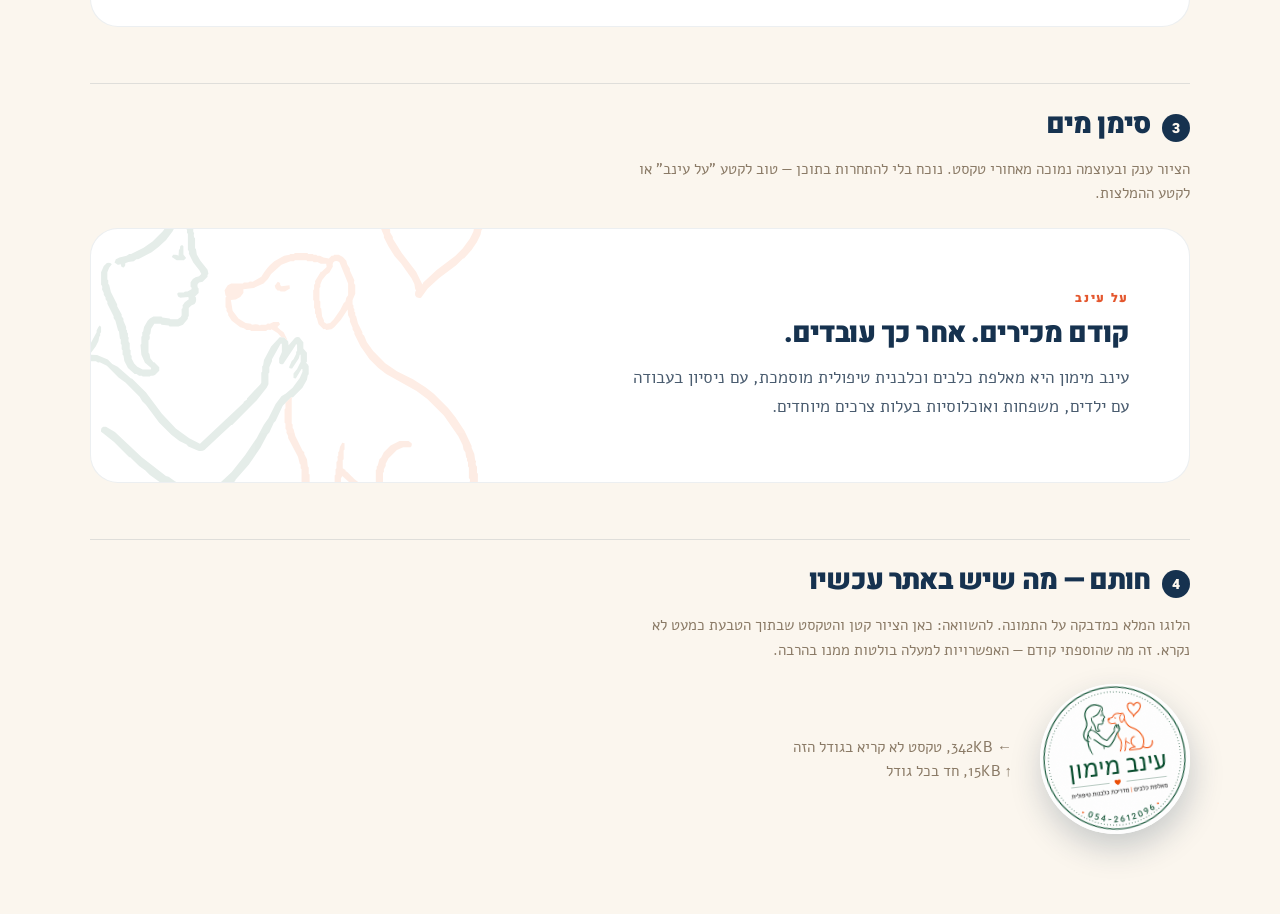
<file: project/lab-einav-drawing.html>
<!DOCTYPE html>
<html lang="he" dir="rtl">
<head>
<meta charset="utf-8">
<meta name="viewport" content="width=device-width, initial-scale=1">
<title>לאב — הציור מהלוגו של עינב</title>
<link rel="preconnect" href="https://fonts.googleapis.com">
<link rel="preconnect" href="https://fonts.gstatic.com" crossorigin>
<link href="https://fonts.googleapis.com/css2?family=Heebo:wght@400;500;700;900&family=Alef:wght@400;700&display=swap" rel="stylesheet">
<style>
  :root{
    --ink:#16324F; --cream:#FBF6EE; --coral:#E4572E; --amber:#F2A03D;
    --slate:#4A5C6F; --brown:#8A7A66;
    --her-green:#054D2C; --her-orange:#F15004;
  }
  *{box-sizing:border-box}
  body{margin:0;background:var(--cream);color:var(--ink);font-family:'Heebo',system-ui,sans-serif;-webkit-font-smoothing:antialiased}
  .wrap{max-width:1140px;margin:0 auto;padding:0 20px}
  h1{font-size:clamp(26px,4vw,42px);font-weight:900;letter-spacing:-.03em;margin:0 0 8px}
  h2{font-size:clamp(20px,2.6vw,28px);font-weight:900;letter-spacing:-.03em;margin:0 0 6px}
  .lede{font-family:'Alef',serif;font-size:17px;line-height:1.7;color:var(--slate);margin:0}
  .eyebrow{font-size:12px;font-weight:900;letter-spacing:.14em;color:var(--coral)}

  /* Each option gets a header strip so they can be talked about by number. */
  .opt{border-top:1px solid rgba(22,50,79,.12);margin-top:56px;padding-top:20px}
  .opt-head{display:flex;flex-wrap:wrap;align-items:baseline;gap:12px;margin-bottom:6px}
  .num{width:28px;height:28px;border-radius:50%;background:var(--ink);color:var(--cream);
       display:grid;place-items:center;font-size:14px;font-weight:900;flex:none}
  .note{font-family:'Alef',serif;font-size:15px;line-height:1.65;color:var(--brown);margin:6px 0 22px;max-width:62ch}

  /* ---- the drawing itself ---- */
  .fig{display:block;width:100%;height:auto}
  /* Fill is inheritable, but each layer needs its own colour, so every
     treatment sets the three explicitly rather than relying on inheritance. */
  .on-cream .fig-woman{fill:var(--her-green)}
  .on-cream .fig-dog,   .on-cream .fig-heart{fill:var(--her-orange)}
  .on-navy  .fig-woman{fill:var(--cream)}
  .on-navy  .fig-dog,   .on-navy  .fig-heart{fill:var(--coral)}

  /* ---- 1. band ---- */
  .band{background:var(--ink);color:var(--cream);border-radius:28px;overflow:hidden}
  .band-in{display:flex;flex-wrap:wrap;align-items:center;gap:clamp(20px,4vw,52px);padding:clamp(24px,4vw,52px)}
  .band .art{flex:1 1 320px;min-width:0}
  .band .copy{flex:1 1 300px;min-width:0}
  .band h2{font-size:clamp(24px,3.4vw,38px);margin-bottom:12px}
  .band p{font-family:'Alef',serif;font-size:17px;line-height:1.7;color:rgba(251,246,238,.78);margin:0}

  /* ---- 2. draws itself ---- */
  .stage{background:#fff;border:1px solid rgba(22,50,79,.08);border-radius:28px;padding:clamp(20px,4vw,40px)}
  .stage .art{max-width:520px;margin:0 auto}
  /* Filled outlines cannot be "drawn" with stroke-dashoffset, so the reveal is
     a wipe: the clip's leading edge travels right-to-left, matching the way
     the page reads. */
  .draw .fig-woman,.draw .fig-dog{clip-path:inset(0 0 0 100%)}
  .draw .fig-heart{opacity:0;transform:scale(.4);transform-origin:78% 20%}
  .draw.go .fig-woman{animation:wipe .85s cubic-bezier(.4,0,.2,1) .15s forwards}
  .draw.go .fig-dog  {animation:wipe .85s cubic-bezier(.4,0,.2,1) .75s forwards}
  .draw.go .fig-heart{animation:pop .5s cubic-bezier(.2,1.5,.4,1) 1.5s forwards}
  @keyframes wipe{to{clip-path:inset(0 0 0 0)}}
  @keyframes pop{to{opacity:1;transform:scale(1)}}
  .btn{border:1px solid rgba(22,50,79,.28);background:transparent;color:var(--ink);
       font-family:inherit;font-size:13px;font-weight:700;padding:9px 18px;border-radius:99px;cursor:pointer}
  .btn:hover{background:var(--ink);color:var(--cream)}

  /* ---- 3. watermark ---- */
  .mark{position:relative;background:#fff;border:1px solid rgba(22,50,79,.08);border-radius:28px;
        padding:clamp(28px,5vw,60px);overflow:hidden}
  .mark .art{position:absolute;inset-inline-end:-6%;top:50%;transform:translateY(-50%);
             width:min(56%,520px);opacity:.10;pointer-events:none}
  .mark .copy{position:relative;max-width:56ch}

  /* ---- 4. seal (what is on the page today) ---- */
  .seal-row{display:flex;flex-wrap:wrap;gap:28px;align-items:center}
  .seal{width:150px;height:150px;border-radius:50%;background:#fff;flex:none;
        box-shadow:0 14px 32px rgba(22,50,79,.22);transform:rotate(-7deg);overflow:hidden}
  .seal img{width:100%;height:100%;display:block}

  @media (prefers-reduced-motion:reduce){
    *{animation:none!important}
    .draw .fig-woman,.draw .fig-dog{clip-path:none}
    .draw .fig-heart{opacity:1;transform:none}
  }
</style>
</head>
<body>
<div class="wrap" style="padding-top:48px;padding-bottom:80px">

  <div class="eyebrow">לאב</div>
  <h1>הציור מהלוגו — כווקטור</h1>
  <p class="lede">
    הציור חולץ מקובץ המדבקה והומר ל‑SVG (15KB במקום 342KB), בשלוש שכבות נפרדות:
    עינב, הכלב, והלב. כל שכבה ניתנת לצביעה ולתזמון בנפרד. ארבע דרכים להשתמש בו:
  </p>

  <!-- 1 -->
  <section class="opt">
    <div class="opt-head"><span class="num">1</span><h2>כרזה כהה</h2></div>
    <p class="note">
      הציור בגדול על רקע הנייבי של האתר, בקרם ובקורל. זו האפשרות הכי בולטת —
      הציור הופך לתמונת המפתח של המותג, לא לקישוט. מתאים כפס רוחב מלא לפני
      "הכלבים" או מיד אחרי ההירו.
    </p>
    <div class="band on-navy">
      <div class="band-in">
        <div class="art" data-fig></div>
        <div class="copy">
          <h2>קודם מכירים.<br>אחר כך עובדים.</h2>
          <p>מפגשים לילדים, למשפחות ולמבוגרים — עם כלבים רגועים שאוהבים אנשים.</p>
        </div>
      </div>
    </div>
  </section>

  <!-- 2 -->
  <section class="opt">
    <div class="opt-head"><span class="num">2</span><h2>הציור מצייר את עצמו</h2></div>
    <p class="note">
      עינב נחשפת, אחריה הכלב, והלב קופץ אחרון — בדיוק כמו האצבע הרביעית הכתומה
      בכף הרגל שנוחתת אחרונה באנימציית הכניסה. אותו רעיון, אותה שפה. תחת
      prefers‑reduced‑motion הציור פשוט מופיע שלם.
    </p>
    <div class="stage on-cream">
      <div class="art draw" data-fig data-draw></div>
      <div style="text-align:center;margin-top:18px">
        <button class="btn" data-replay>↻ הרץ שוב</button>
      </div>
    </div>
  </section>

  <!-- 3 -->
  <section class="opt">
    <div class="opt-head"><span class="num">3</span><h2>סימן מים</h2></div>
    <p class="note">
      הציור ענק ובעוצמה נמוכה מאחורי טקסט. נוכח בלי להתחרות בתוכן — טוב לקטע
      "על עינב" או לקטע ההמלצות.
    </p>
    <div class="mark on-cream">
      <div class="art" data-fig></div>
      <div class="copy">
        <div class="eyebrow">על עינב</div>
        <h2 style="margin-top:6px">קודם מכירים. אחר כך עובדים.</h2>
        <p class="lede" style="margin-top:10px">
          עינב מימון היא מאלפת כלבים וכלבנית טיפולית מוסמכת, עם ניסיון בעבודה עם
          ילדים, משפחות ואוכלוסיות בעלות צרכים מיוחדים.
        </p>
      </div>
    </div>
  </section>

  <!-- 4 -->
  <section class="opt">
    <div class="opt-head"><span class="num">4</span><h2>חותם — מה שיש באתר עכשיו</h2></div>
    <p class="note">
      הלוגו המלא כמדבקה על התמונה. להשוואה: כאן הציור קטן והטקסט שבתוך הטבעת
      כמעט לא נקרא. זה מה שהוספתי קודם — האפשרויות למעלה בולטות ממנו בהרבה.
    </p>
    <div class="seal-row">
      <div class="seal"><img src="uploads/logo-einav-official.png" alt="הלוגו המלא של עינב מימון"></div>
      <p class="note" style="margin:0">← 342KB, טקסט לא קריא בגודל הזה<br>↑ 15KB, חד בכל גודל</p>
    </div>
  </section>

</div>

<script>
  // One fetch, then cloned into every slot — keeps this file small and means
  // the lab always reflects the real einav-drawing.svg on disk.
  fetch('einav-drawing.svg')
    .then(r => r.text())
    .then(txt => {
      const doc = new DOMParser().parseFromString(txt, 'image/svg+xml');
      const src = doc.querySelector('svg');
      document.querySelectorAll('[data-fig]').forEach(slot => {
        const svg = src.cloneNode(true);
        svg.setAttribute('class', 'fig');
        svg.removeAttribute('width'); svg.removeAttribute('height');
        // Drop the baked-in fills so the CSS above decides the colours.
        svg.querySelectorAll('g').forEach(g => g.removeAttribute('fill'));
        slot.appendChild(svg);
      });
      start();
    })
    .catch(e => {
      document.querySelectorAll('[data-fig]').forEach(s => {
        s.innerHTML = '<p style="color:#E4572E;font-weight:700">' +
          'לא הצלחתי לטעון einav-drawing.svg — צריך להגיש את הדף דרך שרת, לא כקובץ.</p>';
      });
    });

  function start() {
    const reduce = matchMedia('(prefers-reduced-motion: reduce)').matches;
    const draw = document.querySelector('[data-draw]');
    const run = () => {
      if (reduce) return;
      draw.classList.remove('go');
      void draw.offsetWidth;          // force reflow so the animation restarts
      draw.classList.add('go');
    };
    new IntersectionObserver((es, o) => {
      es.forEach(e => { if (e.isIntersecting) { run(); o.unobserve(e.target); } });
    }, { threshold: .35 }).observe(draw);
    document.querySelector('[data-replay]').addEventListener('click', run);
  }
</script>
</body>
</html>
</file>
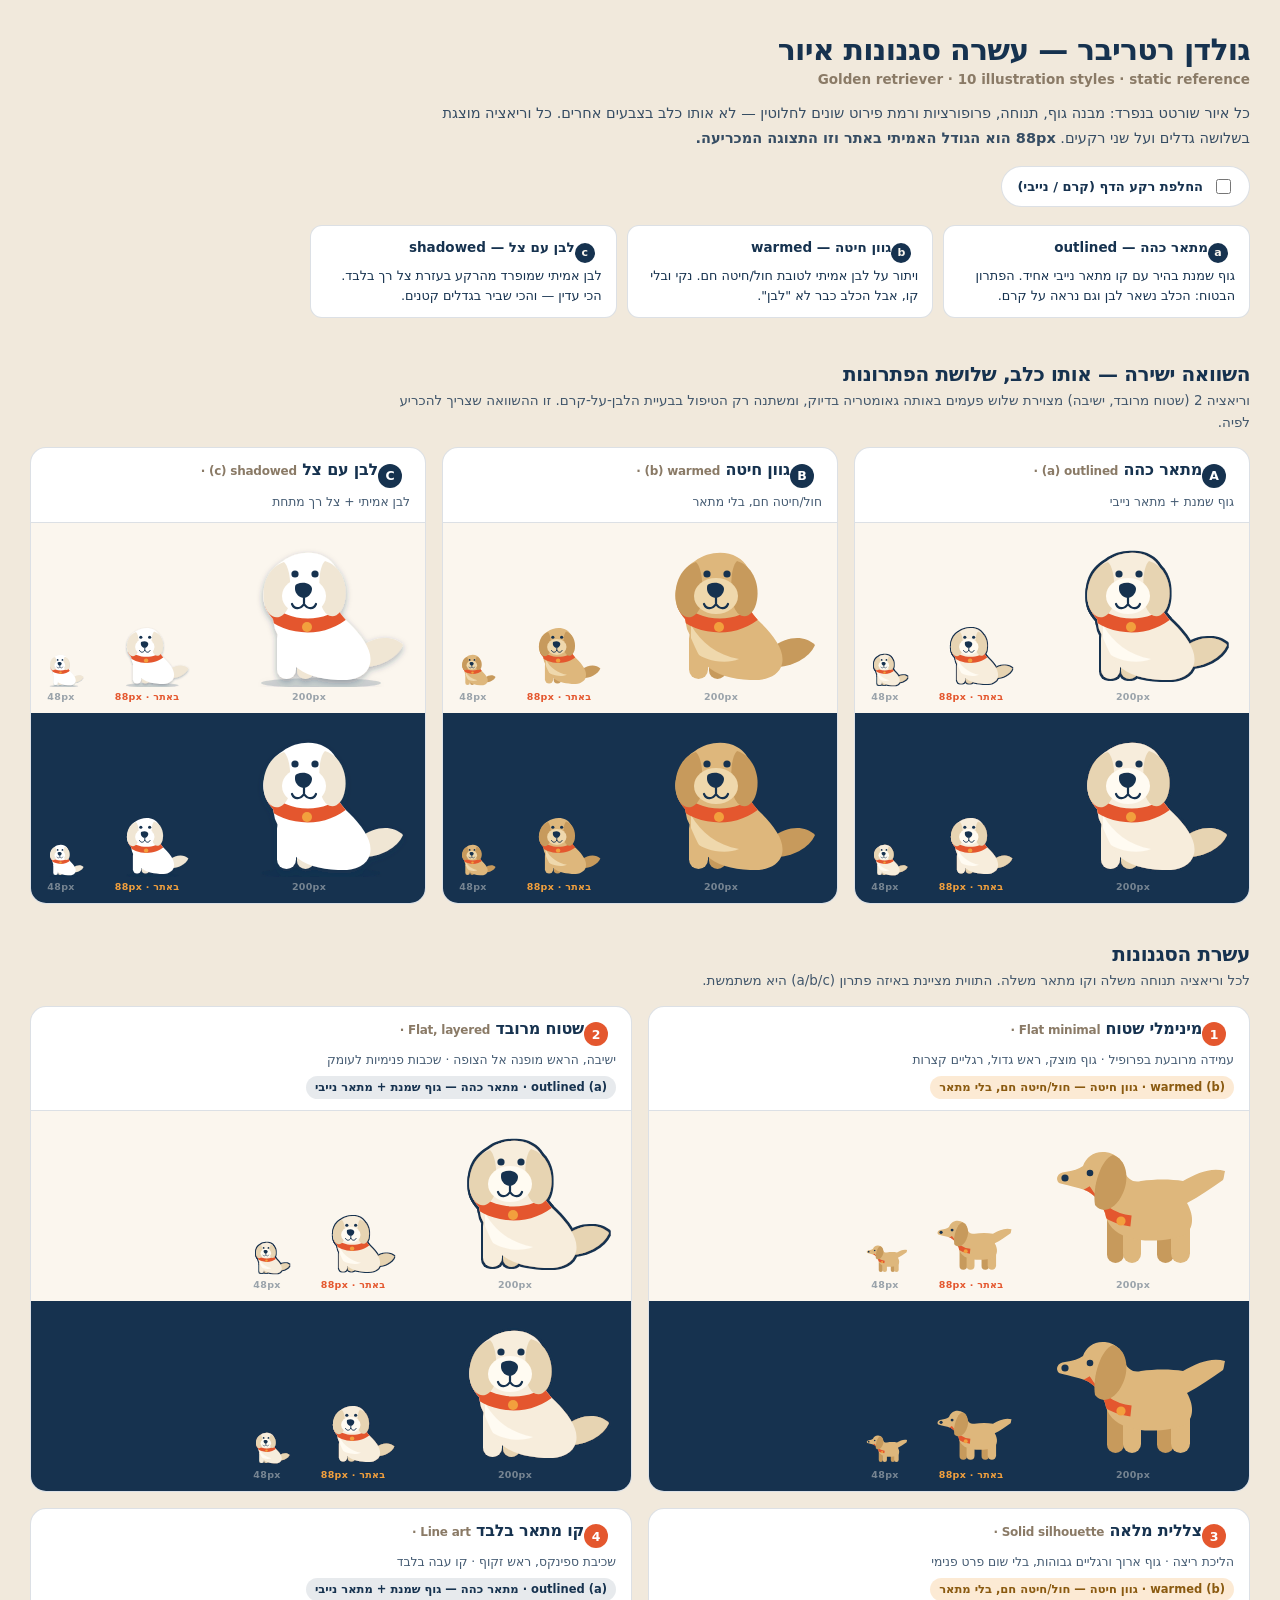
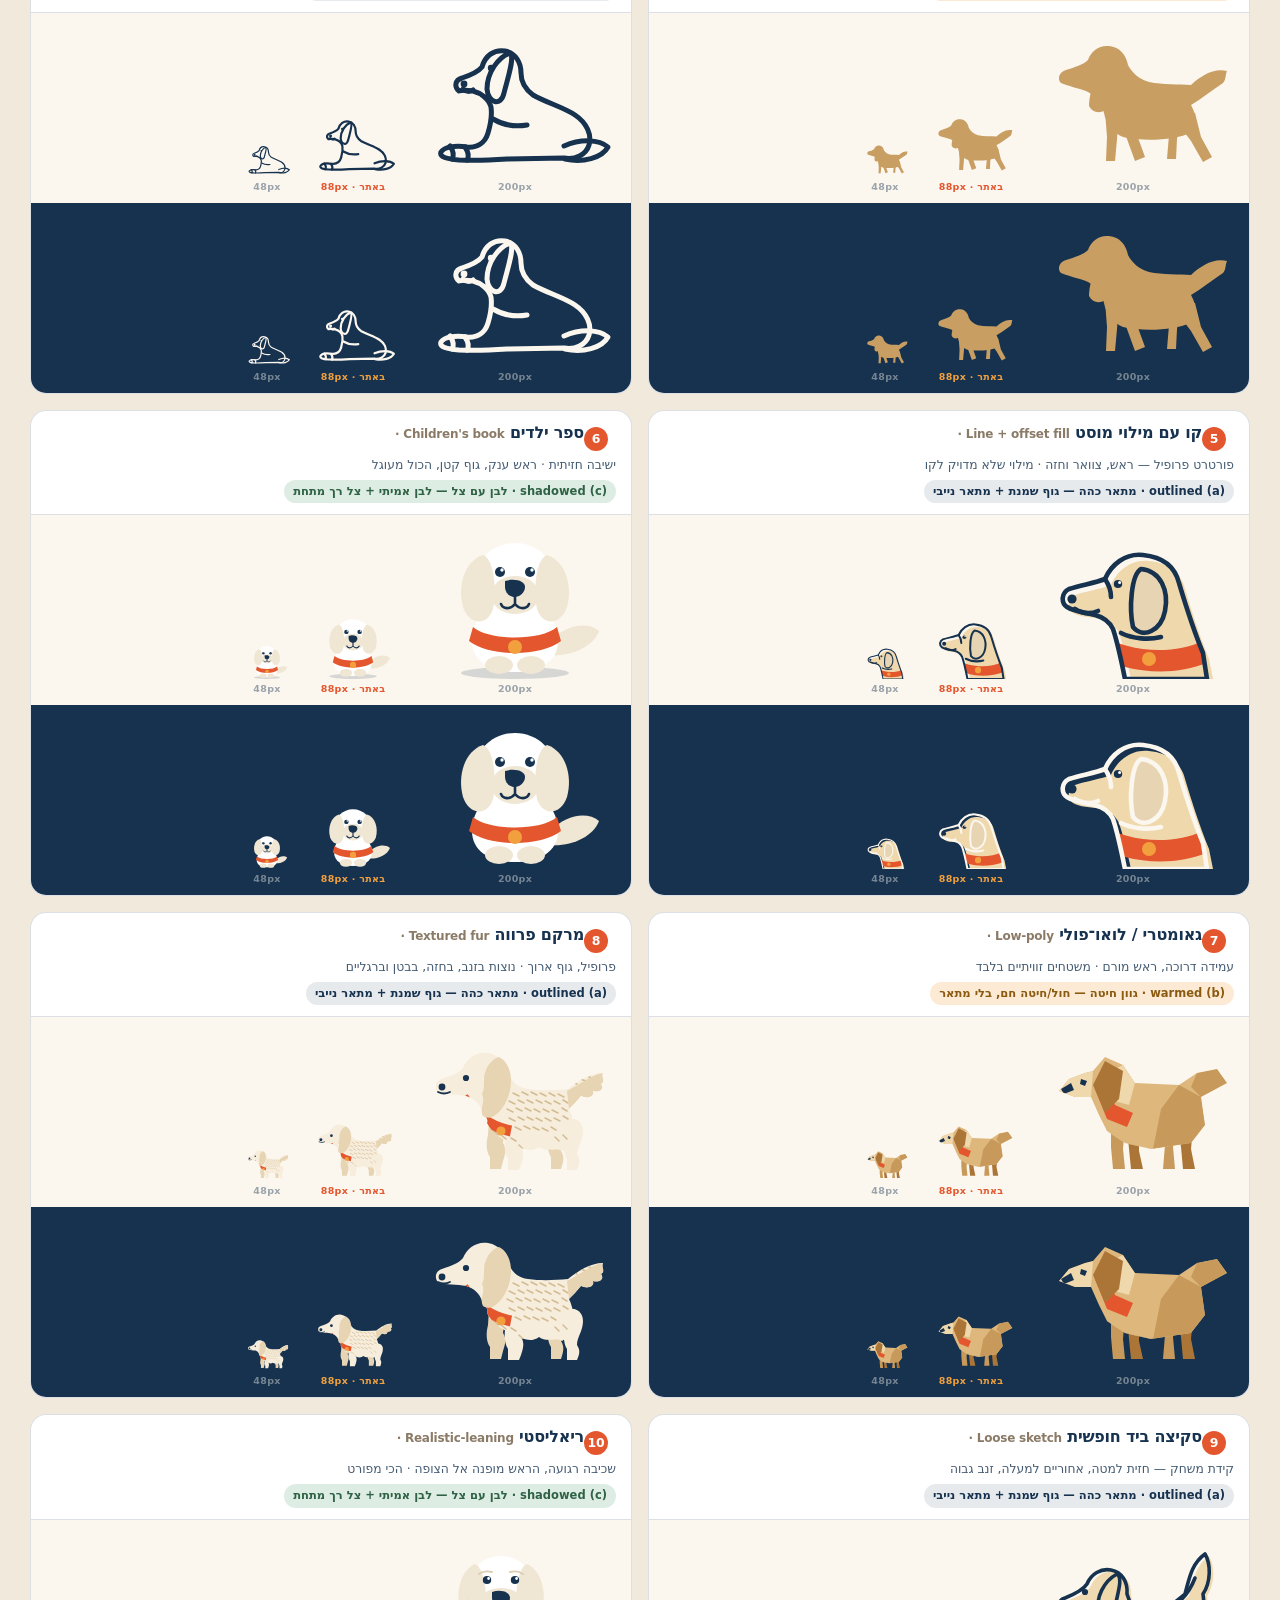
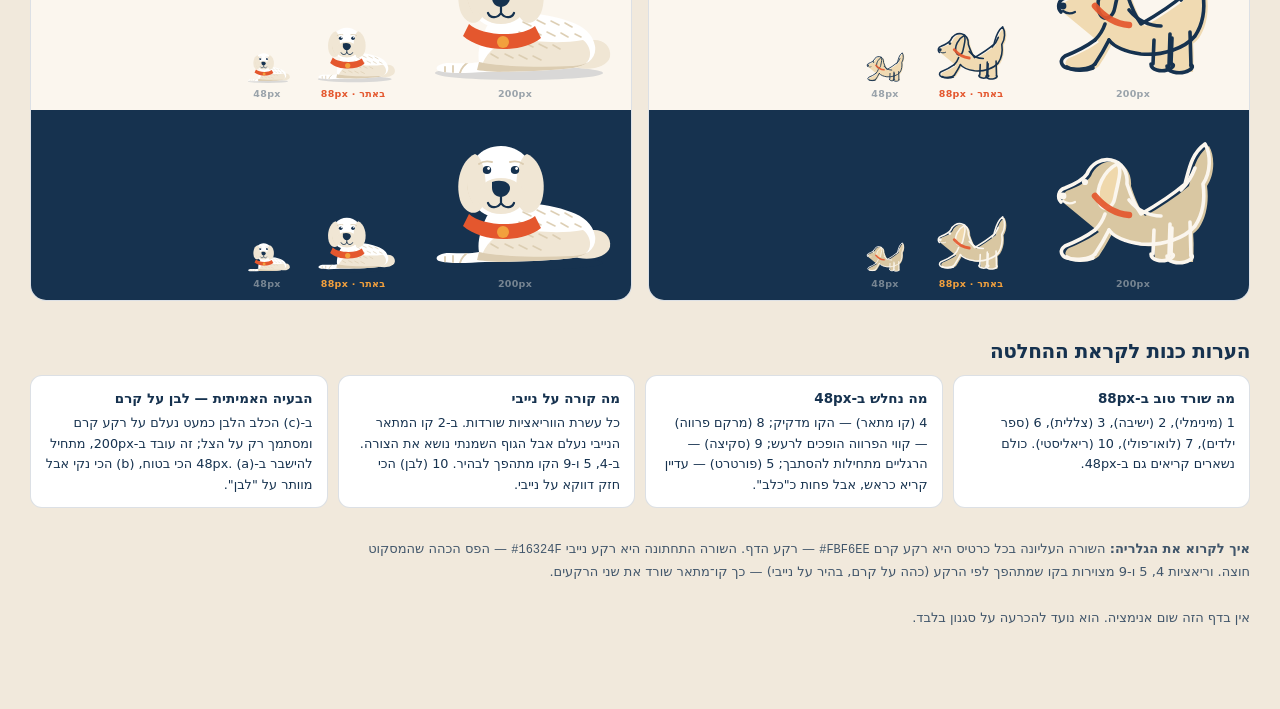
<file: project/lab-golden.html>
<!DOCTYPE html>
<html lang="he" dir="rtl">
<head>
<meta charset="utf-8">
<meta name="viewport" content="width=device-width, initial-scale=1">
<title>גולדן רטריבר — גלריית סגנונות · עינב מימון</title>
<style>
/* ===================================================================
   STATIC gallery. No @keyframes, no transition, no transform-based
   motion, no JS. The only interaction is a pure-CSS background toggle.
   Every dog is an independently drawn outline — nothing is shared
   between variants except the palette.
   =================================================================== */
:root{
  --navy:#16324F; --cream:#FBF6EE; --coral:#E4572E; --amber:#F2A03D;
  --green:#4C9A6B; --slate:#4A5C6F; --brown:#8A7A66;
  --page:#F1E9DC; --ink:var(--navy); --panel:#FFFFFF; --line:rgba(22,50,79,.15);
}
body:has(#bgtog:checked){
  --page:#0E2439; --ink:var(--cream); --panel:#193A5A; --line:rgba(251,246,238,.18);
}
*{box-sizing:border-box}
body{margin:0;background:var(--page);color:var(--ink);
  font-family:"Segoe UI","Noto Sans Hebrew",system-ui,-apple-system,Arial,sans-serif;
  -webkit-font-smoothing:antialiased}
.wrap{max-width:1260px;margin:0 auto;padding:0 20px 80px}

header.hd{padding:32px 0 6px}
header.hd h1{margin:0 0 4px;font-size:30px;letter-spacing:-.025em;font-weight:800}
header.hd .sub{color:var(--brown);font-size:13.5px;font-weight:700;direction:ltr;text-align:right}
body:has(#bgtog:checked) header.hd .sub{color:#C8B69C}
header.hd p{margin:14px 0 0;max-width:860px;font-size:14.5px;line-height:1.7;opacity:.85}

.tog{display:inline-flex;align-items:center;gap:9px;margin-top:16px;padding:9px 15px;
  border:1px solid var(--line);border-radius:99px;font-size:13px;font-weight:700;cursor:pointer;
  background:var(--panel);color:var(--ink)}
.tog input{accent-color:var(--coral);width:15px;height:15px;cursor:pointer}

.legend{margin-top:18px;display:grid;grid-template-columns:repeat(auto-fit,minmax(250px,1fr));gap:10px;max-width:940px}
.legend div{border:1px solid var(--line);border-radius:12px;padding:11px 14px;background:var(--panel);
  font-size:12.8px;line-height:1.55}
.legend b{display:block;font-size:13.5px;margin-bottom:3px}
.legend .k{display:inline-block;width:20px;height:20px;border-radius:50%;background:var(--navy);
  color:var(--cream);text-align:center;line-height:20px;font-size:11px;font-weight:800;margin-inline-end:7px;
  vertical-align:-4px;direction:ltr}
body:has(#bgtog:checked) .legend .k{background:var(--amber);color:var(--navy)}

h3.sec{margin:38px 0 4px;font-size:20px;font-weight:800;letter-spacing:-.02em}
h3.sec + p{margin:0 0 14px;font-size:13.5px;opacity:.8;max-width:860px;line-height:1.6}

.grid{display:grid;grid-template-columns:1fr 1fr;gap:16px;margin-top:14px}
.grid.three{grid-template-columns:repeat(3,1fr)}
@media (max-width:980px){.grid,.grid.three{grid-template-columns:1fr}}

.card{border:1px solid var(--line);border-radius:16px;overflow:hidden;background:var(--panel)}
.cap{padding:12px 15px 11px;border-bottom:1px solid var(--line)}
.cap h2{margin:0;font-size:16px;letter-spacing:-.015em}
.cap .num{display:inline-flex;align-items:center;justify-content:center;width:24px;height:24px;
  border-radius:50%;background:var(--coral);color:#fff;font-size:12.5px;font-weight:800;
  margin-inline-end:8px;vertical-align:-5px;direction:ltr}
.cap .num.t{background:var(--navy);text-transform:uppercase}
body:has(#bgtog:checked) .cap .num.t{background:var(--amber);color:var(--navy)}
.cap .en{font-weight:700;font-size:12px;color:var(--brown);direction:ltr;display:inline-block}
body:has(#bgtog:checked) .cap .en{color:#C8B69C}
.cap p{margin:5px 0 0;font-size:12.3px;opacity:.8;line-height:1.5}
.cap p.tr{margin-top:6px;font-size:11.5px;font-weight:700;display:inline-block;
  padding:3px 9px;border-radius:99px;opacity:1;direction:rtl}
.tr-a{background:rgba(22,50,79,.10);color:var(--navy)}
.tr-b{background:rgba(242,160,61,.22);color:#8A5A10}
.tr-c{background:rgba(76,154,107,.18);color:#2F6244}
body:has(#bgtog:checked) .tr-a{background:rgba(251,246,238,.16);color:var(--cream)}
body:has(#bgtog:checked) .tr-b{color:#F2A03D}
body:has(#bgtog:checked) .tr-c{color:#7FD0A3}

.strip{display:flex;align-items:flex-end;gap:18px;padding:14px 16px 11px}
.strip.cream{background:var(--cream);color:var(--navy)}
.strip.navy{background:var(--navy);color:var(--cream)}
.slot{display:flex;flex-direction:column;align-items:center;gap:4px}
.slot .lbl{font-size:9.5px;font-weight:700;letter-spacing:.03em;opacity:.42;direction:ltr}
.slot.real .lbl{opacity:1;color:var(--coral);font-weight:800}
.strip.navy .slot.real .lbl{color:var(--amber)}
svg.s200{width:200px;height:150px;display:block}
svg.s88{width:88px;height:66px;display:block}
svg.s48{width:48px;height:36px;display:block}

/* --- the three white-on-cream treatments, as CSS only ------------------- */
.tA{--bd2:#F7EDDC;--sh2:#E7D4B2;--lt2:#FFFBF2;--g2:transparent}
.tA use{filter:url(#contour)}
.tB{--bd2:#DEB77C;--sh2:#C79A5C;--lt2:#EFD8AC;--g2:transparent}
.tC{--bd2:#FFFFFF;--sh2:#F0E6D4;--lt2:#FFFFFF;--g2:rgba(22,50,79,.17)}
.tC use{filter:url(#softshadow)}

.notes{display:grid;grid-template-columns:repeat(auto-fit,minmax(280px,1fr));gap:10px;margin-top:12px}
.notes div{border:1px solid var(--line);border-radius:12px;padding:12px 14px;background:var(--panel);
  font-size:12.8px;line-height:1.6}
.notes b{display:block;font-size:13.5px;margin-bottom:4px}
.foot{margin-top:30px;font-size:13px;opacity:.8;line-height:1.75;max-width:900px}
.foot b{font-weight:800}
.foot code{font-family:ui-monospace,Consolas,monospace;font-size:12px;direction:ltr;display:inline-block}
</style>
</head>
<body>

<!-- ========== all geometry lives here once; every tile is a <use> ======== -->
<svg width="0" height="0" style="position:absolute" aria-hidden="true"><defs>
  <filter id="contour" x="-14%" y="-14%" width="128%" height="128%">
    <feMorphology in="SourceAlpha" operator="dilate" radius="2.4" result="d"/>
    <feFlood flood-color="#16324F"/>
    <feComposite in2="d" operator="in" result="o"/>
    <feMerge><feMergeNode in="o"/><feMergeNode in="SourceGraphic"/></feMerge>
  </filter>
  <filter id="softshadow" x="-16%" y="-16%" width="132%" height="132%">
    <feDropShadow dx="0" dy="2.5" stdDeviation="3" flood-color="#16324F" flood-opacity=".34"/>
  </filter>
  
<clipPath id="clip1"><path d="M26,58 C22,54 24,48 32,47 C40,46 46,44 50,41
  C53,32 61,26 72,27 C84,28 91,37 92,48 C95,54 100,58 108,56
  C122,54 138,54 150,56 C164,48 178,42 192,46 C191,50 191,53 190,55
  C178,63 166,72 154,78 C162,92 160,104 152,110
  C138,116 110,118 94,112 C82,108 74,100 72,88
  C68,78 62,70 54,66 C44,62 32,60 26,58 Z"/></clipPath>
<clipPath id="clip2"><path d="M64,82 C55,72 52,60 56,49 C60,37 64,30 74,24
  C86,15 104,13 116,20 C129,27 133,42 128,56 C124,68 130,76 140,86
  C154,100 164,114 161,127 C158,139 145,144 129,143
  C111,142 95,138 85,128 C77,120 70,100 66,92 Z"/></clipPath>
<clipPath id="clip5"><path d="M34,78 C28,74 28,64 36,60 C48,56 62,54 72,50
  C78,36 92,24 110,26 C130,28 142,38 146,54
  C152,74 160,100 170,124 L174,150 L92,150
  C88,130 84,112 80,100 C76,92 70,88 62,86 C52,84 40,82 34,78 Z"/></clipPath>
<clipPath id="clip7"><path d="M26,60 L36,48 L52,42 L60,40 L72,26 L90,34 L102,52 L146,54
  L164,42 L184,38 L194,52 L168,66 L172,94 L158,112 L118,118 L92,112
  L74,100 L66,84 L58,66 L42,66 Z"/></clipPath>
<clipPath id="clip8"><path d="M24,62 C19,58 20,50 27,48 C36,45 44,42 48,37
  C52,27 62,20 73,22 C85,24 92,34 94,44 C98,52 104,57 113,58
  C127,60 141,59 153,58 C163,50 175,42 188,42 C186,47 191,50 186,53
  C190,58 184,62 178,60 C180,66 172,68 166,65 C162,70 158,74 154,78
  C160,90 159,102 152,110 C154,114 151,118 147,120
  C140,116 132,122 124,116 C116,122 108,118 100,114
  C90,110 78,104 72,92 C74,88 69,84 67,80
  C65,73 59,67 51,65 C43,63 30,64 24,62 Z"/></clipPath>
<clipPath id="clip10"><path d="M72,92 C66,104 62,118 64,128 C56,130 44,129 34,129
  C24,129 18,134 24,137 C34,140 52,139 70,138
  C96,138 134,137 158,134 C172,132 182,124 180,112
  C178,100 168,92 156,88 C140,82 120,78 104,80 C92,81 80,84 72,92 Z"/></clipPath>
<clipPath id="clip10h"><path d="M86,22 C106,22 120,38 120,58 C120,78 106,94 86,94 C66,94 52,78 52,58 C52,38 66,22 86,22 Z"/></clipPath>
  
<g id="dog1">
  <rect x="74" y="86" width="17" height="52" rx="8.5" fill="#C79A5C"/>
  <rect x="124" y="86" width="17" height="52" rx="8.5" fill="#C79A5C"/>
  <rect x="90" y="90" width="18" height="48" rx="9" fill="#DEB77C"/>
  <rect x="138" y="88" width="19" height="50" rx="9.5" fill="#DEB77C"/>
  <path fill="#DEB77C" d="M26,58 C22,54 24,48 32,47 C40,46 46,44 50,41
    C53,32 61,26 72,27 C84,28 91,37 92,48 C95,54 100,58 108,56
    C122,54 138,54 150,56 C164,48 178,42 192,46 C191,50 191,53 190,55
    C178,63 166,72 154,78 C162,92 160,104 152,110
    C138,116 110,118 94,112 C82,108 74,100 72,88
    C68,78 62,70 54,66 C44,62 32,60 26,58 Z"/>
  <g clip-path="url(#clip1)">
    <path d="M52,64 C64,84 80,94 98,96" stroke="#E4572E" stroke-width="11" fill="none"/>
    <circle cx="88" cy="96" r="4.6" fill="#F2A03D"/>
    <circle cx="32" cy="53" r="3.6" fill="#16324F"/>
  </g>
  <path fill="#C79A5C" d="M80,30 C93,34 97,52 90,68 C83,84 70,90 62,80 C59,62 68,34 80,30 Z"/>
  <circle cx="57" cy="48" r="3.3" fill="#16324F"/>
</g>
<g id="dog2">
  <ellipse cx="112" cy="146" rx="60" ry="5" fill="var(--g2,transparent)"/>
  <path fill="var(--sh2)" d="M152,110 C166,99 184,98 194,108 C188,122 168,132 148,130 Z"/>
  <rect x="88" y="94" width="17" height="48" rx="8.5" fill="var(--sh2)"/>
  <rect x="68" y="92" width="19" height="50" rx="9.5" fill="var(--bd2)"/>
  <path fill="var(--bd2)" d="M64,82 C55,72 52,60 56,49 C60,37 64,30 74,24
    C86,15 104,13 116,20 C129,27 133,42 128,56 C124,68 130,76 140,86
    C154,100 164,114 161,127 C158,139 145,144 129,143
    C111,142 95,138 85,128 C77,120 70,100 66,92 Z"/>
  <g clip-path="url(#clip2)">
    <path fill="var(--lt2)" d="M70,88 C80,106 96,118 118,122 C104,128 82,124 70,112 Z"/>
    <path d="M58,64 C78,86 116,88 136,66 L141,79 C118,102 76,100 54,78 Z" fill="#E4572E"/>
    <circle cx="98" cy="90" r="5" fill="#F2A03D"/>
  </g>
  <path fill="var(--sh2)" d="M75,25 C61,29 52,47 55,65 C58,82 72,86 79,71 C83,55 82,32 75,25 Z"/>
  <path fill="var(--sh2)" d="M116,24 C130,28 139,45 136,63 C133,81 119,85 113,70 C109,54 109,31 116,24 Z"/>
  <ellipse cx="95" cy="59" rx="22" ry="18" fill="var(--lt2)"/>
  <path fill="#16324F" d="M88,47 C95,44 103,47 103,52 C103,57 98,61 95,61 C91,61 86,57 86,52 C86,49 86,48 88,47 Z"/>
  <path d="M95,61 L95,67 M95,67 C91,73 85,72 83,67 M95,67 C99,73 105,72 107,67" stroke="#16324F" stroke-width="2.2" fill="none" stroke-linecap="round"/>
  <circle cx="86" cy="37" r="3.6" fill="#16324F"/>
  <circle cx="106" cy="37" r="3.6" fill="#16324F"/>
</g>
<g id="dog3">
  <path fill="#C89E63" d="M72,84 L86,86 L84,112 L82,134 L73,134 L74,110 Z"/>
  <path fill="#C89E63" d="M132,88 L148,88 L144,112 L143,132 L134,132 L136,108 Z"/>
  <path fill="#C89E63" d="M86,84 L100,84 L104,108 L112,130 L102,134 L94,112 L86,94 Z"/>
  <path fill="#C89E63" d="M144,84 L162,86 L168,110 L179,130 L170,135 L158,114 L146,98 Z"/>
  <path fill="#C89E63" d="M28,56 C24,52 26,45 33,43 C42,40 50,38 55,33
    C58,24 66,18 76,19 C87,20 93,28 95,38 C99,46 106,52 116,55
    C130,58 146,57 158,58 C168,49 180,41 194,44 C192,49 193,53 190,56
    C178,64 168,72 158,78 C165,90 163,100 157,106
    C142,113 112,115 90,110 C80,106 73,97 71,86
    C69,77 63,69 55,65 C46,61 34,59 28,56 Z"/>
  <path fill="#C89E63" d="M82,24 C94,32 93,54 84,70 C75,86 62,90 56,79 C56,62 68,32 82,24 Z"/>
</g>
<g id="dog4" fill="none" stroke="currentColor" stroke-width="5" stroke-linejoin="round" stroke-linecap="round">
  <path d="M44,64 C39,60 40,53 47,51 C56,48 63,45 67,40
    C70,29 79,22 90,24 C101,26 106,36 106,46 C106,55 110,62 118,68
    C132,76 148,80 160,88 C172,96 177,108 174,118 C171,128 160,133 149,131
    L92,132 C78,133 62,134 44,133 C32,132 24,130 26,125
    C29,120 40,118 52,120 C62,121 70,116 73,106 C76,96 77,87 76,80
    C74,72 66,66 58,64 C52,63 47,63 44,64 Z"/>
  <path d="M95,26 C83,30 72,46 72,62 C73,76 86,80 89,66 C93,50 100,30 95,26 Z"/>
  <path d="M149,119 C165,112 184,112 193,120 C187,131 168,136 150,132"/>
  <path d="M50,120 C54,126 54,130 52,133 M35,119 C39,125 39,129 37,132"/>
  <circle cx="76" cy="41" r="3.2" fill="currentColor" stroke="none"/>
  <circle cx="49" cy="57" r="3.4" fill="currentColor" stroke="none"/>
  <path d="M48,62 C51,65 55,65 58,63"/>
  <path d="M78,92 C88,98 100,100 112,98"/>
</g>
<g id="dog5">
  <g fill="#EFD8AC">
    <path d="M40,84 C34,80 34,70 42,66 C54,62 68,60 78,56
      C84,42 98,30 116,32 C136,34 148,44 152,60
      C158,80 166,106 176,130 L180,150 L98,150
      C94,132 90,116 86,104 C82,96 76,92 68,90 C58,88 46,88 40,84 Z"/>
    <path d="M114,46 C134,49 142,68 138,88 C134,108 116,116 106,104 C102,86 104,52 114,46 Z"/>
  </g>
  <g clip-path="url(#clip5)">
    <path fill="#E4572E" d="M64,104 C96,124 140,126 170,112 L178,132 C144,148 94,146 60,124 Z"/>
    <circle cx="116" cy="130" r="7" fill="#F2A03D"/>
  </g>
  <path fill="#E7D4B2" d="M108,40 C128,42 136,62 132,82 C128,102 110,110 100,98 C96,80 98,46 108,40 Z"/>
  <g fill="none" stroke="currentColor" stroke-width="4.6" stroke-linejoin="round" stroke-linecap="round">
    <path d="M34,78 C28,74 28,64 36,60 C48,56 62,54 72,50
      C78,36 92,24 110,26 C130,28 142,38 146,54
      C152,74 160,100 170,124 L174,150 L92,150
      C88,130 84,112 80,100 C76,92 70,88 62,86 C52,84 40,82 34,78 Z"/>
    <path d="M108,40 C128,42 136,62 132,82 C128,102 110,110 100,98 C96,80 98,46 108,40 Z"/>
    <path d="M42,80 C50,85 58,85 65,82"/>
    <path d="M72,50 C76,56 78,62 78,68"/>
    <path d="M88,104 C100,110 116,111 128,108"/>
  </g>
  <circle cx="39" cy="70" r="4.6" fill="#16324F"/>
  <ellipse cx="85" cy="55" rx="4.2" ry="4" fill="#16324F"/>
  <circle cx="86.6" cy="53.4" r="1.5" fill="#FFFFFF"/>
</g>
<g id="dog6">
  <ellipse cx="100" cy="144" rx="54" ry="6" fill="rgba(22,50,79,.16)"/>
  <path fill="#F0E6D4" d="M136,112 C150,96 172,92 184,102 C178,118 156,128 134,126 Z"/>
  <path fill="#FFFFFF" d="M100,70 C127,70 143,91 143,112 C143,133 124,143 100,143 C76,143 57,133 57,112 C57,91 73,70 100,70 Z"/>
  <path fill="#FFFFFF" d="M100,14 C123,14 141,32 141,53 C141,74 123,90 100,90 C77,90 59,74 59,53 C59,32 77,14 100,14 Z"/>
  <path fill="#F0E6D4" d="M68,26 C50,32 42,56 48,78 C54,96 72,98 78,80 C82,60 79,30 68,26 Z"/>
  <path fill="#F0E6D4" d="M132,26 C150,32 158,56 152,78 C146,96 128,98 122,80 C118,60 121,30 132,26 Z"/>
  <ellipse cx="84" cy="136" rx="14" ry="9" fill="#F0E6D4"/>
  <ellipse cx="116" cy="136" rx="14" ry="9" fill="#F0E6D4"/>
  <path d="M58,98 C74,112 126,112 142,98 L146,112 C126,128 74,128 54,112 Z" fill="#E4572E"/>
  <circle cx="100" cy="118" r="7" fill="#F2A03D"/>
  <ellipse cx="100" cy="66" rx="24" ry="19" fill="#F0E6D4"/>
  <path fill="#16324F" d="M90,52 C100,49 110,52 110,58 C110,64 104,68 100,68 C95,68 90,64 90,58 Z"/>
  <path d="M100,68 L100,75 M100,75 C95,81 88,80 86,75 M100,75 C105,81 112,80 114,75" stroke="#16324F" stroke-width="2.6" fill="none" stroke-linecap="round"/>
  <circle cx="85" cy="43" r="5" fill="#16324F"/>
  <circle cx="115" cy="43" r="5" fill="#16324F"/>
  <circle cx="87" cy="41" r="1.7" fill="#FFFFFF"/>
  <circle cx="117" cy="41" r="1.7" fill="#FFFFFF"/>
</g>
<g id="dog7">
  <path fill="#C79A5C" d="M78,92 L92,94 L90,118 L92,138 L80,138 L78,116 Z"/>
  <path fill="#C79A5C" d="M128,92 L144,94 L140,116 L142,138 L130,138 L132,114 Z"/>
  <path fill="#AC7538" d="M94,96 L106,96 L106,120 L110,138 L98,138 L96,118 Z"/>
  <path fill="#AC7538" d="M144,94 L160,96 L158,118 L162,138 L150,138 L148,116 Z"/>
  <path fill="#DEB77C" d="M26,60 L36,48 L52,42 L60,40 L72,26 L90,34 L102,52 L146,54
    L164,42 L184,38 L194,52 L168,66 L172,94 L158,112 L118,118 L92,112
    L74,100 L66,84 L58,66 L42,66 Z"/>
  <g clip-path="url(#clip7)">
    <path fill="#EFD8AC" d="M26,60 L36,48 L52,42 L60,40 L58,66 L42,66 Z"/>
    <path fill="#EFD8AC" d="M74,100 L92,112 L118,118 L112,134 L68,126 Z"/>
    <path fill="#C79A5C" d="M146,54 L168,66 L172,94 L158,112 L120,118 L128,78 Z"/>
    <path fill="#C79A5C" d="M164,42 L184,38 L194,52 L168,66 L158,56 Z"/>
    <path fill="#EFD8AC" d="M90,34 L102,52 L96,74 L74,68 L78,40 Z"/>
    <path fill="#E4572E" d="M62,58 L74,88 L94,96 L100,82 L82,74 L72,52 Z"/>
    <path fill="#16324F" d="M48,48 L54,50 L52,55 L47,53 Z"/>
    <path fill="#16324F" d="M28,58 L38,52 L41,59 L31,63 Z"/>
  </g>
  <path fill="#AC7538" d="M72,30 L90,40 L86,68 L72,82 L60,54 Z"/>
</g>
<g id="dog8">
  <path fill="#E7D4B2" d="M74,88 C82,86 90,88 90,96 L88,112 C92,118 90,124 88,130
    L86,138 L75,138 L75,126 C71,120 71,112 73,104 Z"/>
  <path fill="#E7D4B2" d="M134,88 C142,86 150,88 150,96 C150,106 146,112 146,120
    C150,126 148,132 146,138 L136,138 L136,126 C132,120 132,110 134,100 Z"/>
  <path fill="#F7EDDC" d="M92,92 C100,90 108,92 108,100 L106,116 C110,122 108,128 106,134
    L104,139 L93,139 L93,128 C89,122 89,112 91,104 Z"/>
  <path fill="#F7EDDC" d="M150,88 C160,86 168,90 168,100 C168,110 162,116 162,124
    C166,130 164,134 162,139 L152,139 L152,128 C148,122 148,110 150,98 Z"/>
  <path fill="#F7EDDC" d="M24,62 C19,58 20,50 27,48 C36,45 44,42 48,37
    C52,27 62,20 73,22 C85,24 92,34 94,44 C98,52 104,57 113,58
    C127,60 141,59 153,58 C163,50 175,42 188,42 C186,47 191,50 186,53
    C190,58 184,62 178,60 C180,66 172,68 166,65 C162,70 158,74 154,78
    C160,90 159,102 152,110 C154,114 151,118 147,120
    C140,116 132,122 124,116 C116,122 108,118 100,114
    C90,110 78,104 72,92 C74,88 69,84 67,80
    C65,73 59,67 51,65 C43,63 30,64 24,62 Z"/>
  <g clip-path="url(#clip8)">
    <path d="M48,66 C60,86 76,96 96,100" stroke="#E4572E" stroke-width="11" fill="none"/>
    <circle cx="86" cy="100" r="4.6" fill="#F2A03D"/>
    <path d="M98,62l6,3M107,61l6,3M116,61l6,3M125,62l6,3M134,62l6,3M143,63l6,3M94,70l6,3M103,69l6,3M112,69l6,3M121,69l6,3M130,70l6,3M139,70l6,3M148,69l5,3M92,78l6,3M101,77l6,3M110,77l6,3M119,78l6,3M128,78l6,3M137,79l6,3M147,77l5,3M94,87l6,3M103,86l6,3M112,86l6,3M121,87l6,3M130,87l6,3M139,87l6,3M148,85l5,3M100,96l6,3M109,95l6,3M118,96l6,3M127,97l6,3M136,96l5,3M156,51l6,2M165,48l6,2M174,46l6,2M158,58l6,2M167,56l6,2M176,53l5,2M78,100l5,4M86,104l5,4M96,107l5,3M76,44l5,3M82,52l5,3M140,106l4,4M148,104l4,4M96,118l4,4M104,114l4,4" stroke="#D3BB92" stroke-width="1.5" stroke-linecap="round" fill="none" opacity="1"/>
    <path fill="#E7D4B2" d="M152,60 C164,54 176,44 188,42 C186,47 191,50 186,53
      C190,58 184,62 178,60 C180,66 172,68 166,65 C162,70 158,74 154,78 Z"/>
  </g>
  <path fill="#E7D4B2" d="M84,26 C96,32 99,50 93,66 C88,80 77,91 68,85
    C64,77 71,71 67,63 C71,55 67,47 71,39 C74,31 80,27 84,26 Z"/>
  <circle cx="51" cy="47" r="3.1" fill="#16324F"/>
  <circle cx="27" cy="56" r="3.4" fill="#16324F"/>
  <path d="M23,61 C27,63 31,63 35,61" stroke="#16324F" stroke-width="1.8" fill="none" stroke-linecap="round"/>
</g>
<g id="dog9">
  <g fill="#EFD8AC" opacity=".9">
    <path d="M32,80 C28,76 29,68 36,66 C46,62 54,58 58,52
      C62,42 72,36 82,38 C93,40 99,50 98,62 C102,74 106,84 112,92
      C126,84 142,74 156,62 C160,48 162,32 176,22
      C182,32 182,50 174,62 C176,76 174,92 166,104
      C156,116 134,124 112,122 C98,120 86,116 80,108
      C76,116 70,126 66,132 C60,138 46,138 38,136
      C32,134 30,128 36,124 C46,120 58,114 66,108 Z"/>
    <path d="M139,100 L159,100 C161,112 161,126 160,138 L139,138 C138,126 138,112 139,100 Z"/>
    <path d="M123,106 L139,106 C141,116 141,126 140,136 L122,136 C121,126 121,116 123,106 Z"/>
  </g>
  <path fill="#EFD8AC" d="M84,40 C71,47 62,64 66,78 C70,88 80,85 82,73 C85,58 90,44 84,40 Z"/>
  <g fill="none" stroke="currentColor" stroke-width="3.6" stroke-linejoin="round" stroke-linecap="round">
    <path d="M28,78 C24,74 25,66 32,64 C42,60 50,56 54,50
      C58,40 68,34 78,36 C89,38 95,48 94,60 C98,72 102,82 108,90
      C122,82 138,72 152,60 C156,46 158,30 172,20
      C178,30 178,48 170,60 C172,74 170,90 162,102
      C152,114 130,122 108,120 C94,118 82,114 76,106"/>
    <path d="M76,106 C72,114 66,124 62,130"/>
    <path d="M62,130 C56,136 42,136 34,134 C28,132 26,126 32,122 C42,118 54,112 62,106"/>
    <path d="M62,106 C66,102 70,96 72,90"/>
    <path d="M84,40 C71,47 62,64 66,78 C70,88 80,85 82,73 C85,58 90,44 84,40 Z"/>
    <path d="M137,100 L136,132 M157,98 L158,132"/>
    <path d="M121,106 L120,130 M139,104 L138,130"/>
    <path d="M134,132 C134,138 145,140 152,138 C159,136 161,132 158,131"/>
    <path d="M118,130 C118,136 128,138 134,136 C140,134 142,131 139,130"/>
    <path d="M34,133 C40,137 52,137 60,134"/>
    <path d="M96,76 C104,86 116,92 128,92"/>
    <path d="M148,66 C154,60 159,52 162,44"/>
  </g>
  <circle cx="52" cy="58" r="3.1" fill="currentColor"/>
  <circle cx="30" cy="72" r="3.4" fill="currentColor"/>
  <path d="M30,77 C34,80 38,80 42,78" stroke="currentColor" stroke-width="2.2" fill="none" stroke-linecap="round"/>
  <path d="M62,72 C72,84 84,90 96,91" stroke="#E4572E" stroke-width="6.5" fill="none" stroke-linecap="round" opacity=".92"/>
</g>
<g id="dog10">
  <ellipse cx="104" cy="139" rx="84" ry="7" fill="rgba(22,50,79,.15)"/>
  <path fill="#F0E6D4" d="M170,108 C184,102 197,110 195,123 C192,134 172,138 156,132 Z"/>
  <path fill="#FFFFFF" d="M72,92 C66,104 62,118 64,128 C56,130 44,129 34,129
    C24,129 18,134 24,137 C34,140 52,139 70,138
    C96,138 134,137 158,134 C172,132 182,124 180,112
    C178,100 168,92 156,88 C140,82 120,78 104,80 C92,81 80,84 72,92 Z"/>
  <g clip-path="url(#clip10)">
    <path fill="#F0E6D4" d="M100,104 C120,108 146,110 168,106 C176,112 178,124 170,130
      C140,138 96,138 66,134 C70,120 82,108 100,104 Z"/>
    <path fill="#DCCDB2" d="M64,128 C80,132 120,134 158,132 C172,131 180,126 182,118
      C182,130 172,136 156,137 C120,139 78,139 62,136 Z"/>
    <path d="M108,88l8,4M122,86l8,4M136,87l8,4M150,89l7,4M104,98l8,4M118,97l8,4M132,98l8,4M146,99l7,4M160,100l6,3M82,108l7,5M96,108l8,4M110,109l8,4M124,110l8,4M138,111l7,4M76,120l7,4M90,120l8,4M104,121l8,4M118,122l8,4" stroke="#DCCDB2" stroke-width="1.6" stroke-linecap="round" fill="none" opacity="0.95"/>
    <path d="M56,126 C50,130 46,134 45,139" stroke="#DCCDB2" stroke-width="1.9" fill="none" stroke-linecap="round"/>
    <path d="M30,133 l0,5 M38,132 l0,6" stroke="#DCCDB2" stroke-width="1.8" fill="none" stroke-linecap="round"/>
    <path d="M24,128 C18,130 15,134 20,137" stroke="#DCCDB2" stroke-width="1.6" fill="none" stroke-linecap="round"/>
  </g>
  <path fill="#FFFFFF" d="M86,22 C106,22 120,38 120,58 C120,78 106,94 86,94 C66,94 52,78 52,58 C52,38 66,22 86,22 Z"/>
  <path fill="#F0E6D4" d="M60,30 C46,36 40,58 45,76 C50,91 64,94 69,79 C73,63 70,34 60,30 Z"/>
  <path fill="#F0E6D4" d="M112,30 C126,36 132,58 127,76 C122,91 108,94 103,79 C99,63 102,34 112,30 Z"/>
  <g clip-path="url(#clip10h)">
    <ellipse cx="86" cy="72" rx="24" ry="18" fill="#F0E6D4"/>
    <path fill="#DCCDB2" d="M52,58 C52,76 62,90 78,94 C64,96 50,82 50,60 Z"/>
    <path d="M64,40 C68,37 73,37 77,38 M108,40 C104,37 99,37 95,38" stroke="#DCCDB2" stroke-width="1.9" fill="none" stroke-linecap="round"/>
  </g>
  <path fill="#16324F" d="M77,58 C86,55 95,58 95,64 C95,69 90,73 86,73 C81,73 77,69 77,64 Z"/>
  <path d="M86,73 L86,79 M86,79 C82,85 75,84 73,79 M86,79 C90,85 97,84 99,79" stroke="#16324F" stroke-width="2.2" fill="none" stroke-linecap="round"/>
  <ellipse cx="72" cy="46" rx="4.2" ry="4" fill="#16324F"/>
  <ellipse cx="100" cy="46" rx="4.2" ry="4" fill="#16324F"/>
  <circle cx="73.6" cy="44.5" r="1.4" fill="#FFFFFF"/>
  <circle cx="101.6" cy="44.5" r="1.4" fill="#FFFFFF"/>
  <path d="M54,90 C66,102 106,104 120,92 L126,104 C106,120 66,118 48,102 Z" fill="#E4572E"/>
  <circle cx="88" cy="108" r="6" fill="#F2A03D"/>
</g>
</defs></svg>

<div class="wrap">

<header class="hd">
  <h1>גולדן רטריבר — עשרה סגנונות איור</h1>
  <div class="sub">Golden retriever · 10 illustration styles · static reference</div>
  <p>כל איור שורטט בנפרד: מבנה גוף, תנוחה, פרופורציות ורמת פירוט שונים לחלוטין — לא אותו כלב בצבעים אחרים.
     כל וריאציה מוצגת בשלושה גדלים ועל שני רקעים. <b>88px הוא הגודל האמיתי באתר וזו התצוגה המכריעה.</b></p>
  <label class="tog"><input type="checkbox" id="bgtog"> החלפת רקע הדף (קרם / נייבי)</label>

  <div class="legend">
    <div><b><span class="k">a</span>מתאר כהה — outlined</b>גוף שמנת בהיר עם קו מתאר נייבי אחיד. הפתרון הבטוח: הכלב נשאר לבן וגם נראה על קרם.</div>
    <div><b><span class="k">b</span>גוון חיטה — warmed</b>ויתור על לבן אמיתי לטובת חול/חיטה חם. נקי ובלי קו, אבל הכלב כבר לא "לבן".</div>
    <div><b><span class="k">c</span>לבן עם צל — shadowed</b>לבן אמיתי שמופרד מהרקע בעזרת צל רך בלבד. הכי עדין — והכי שביר בגדלים קטנים.</div>
  </div>
</header>

<h3 class="sec">השוואה ישירה — אותו כלב, שלושת הפתרונות</h3>
<p>וריאציה 2 (שטוח מרובד, ישיבה) מצוירת שלוש פעמים באותה גאומטריה בדיוק, ומשתנה רק הטיפול בבעיית הלבן-על-קרם.
   זו ההשוואה שצריך להכריע לפיה.</p>
<div class="grid three">

  <article class="card">
    <div class="cap">
      <h2><span class="num t">a</span>מתאר כהה <span class="en">· (a) outlined</span></h2>
      <p>גוף שמנת + מתאר נייבי</p>
    </div>
    <div class="strip cream"><div class="slot"><svg class="s200 tA" viewBox="0 0 200 150" aria-hidden="true"><use href="#dog2"/></svg><span class="lbl">200px</span></div><div class="slot real"><svg class="s88 tA" viewBox="0 0 200 150" aria-hidden="true"><use href="#dog2"/></svg><span class="lbl">88px · באתר</span></div><div class="slot"><svg class="s48 tA" viewBox="0 0 200 150" aria-hidden="true"><use href="#dog2"/></svg><span class="lbl">48px</span></div></div><div class="strip navy"><div class="slot"><svg class="s200 tA" viewBox="0 0 200 150" aria-hidden="true"><use href="#dog2"/></svg><span class="lbl">200px</span></div><div class="slot real"><svg class="s88 tA" viewBox="0 0 200 150" aria-hidden="true"><use href="#dog2"/></svg><span class="lbl">88px · באתר</span></div><div class="slot"><svg class="s48 tA" viewBox="0 0 200 150" aria-hidden="true"><use href="#dog2"/></svg><span class="lbl">48px</span></div></div>
  </article>

  <article class="card">
    <div class="cap">
      <h2><span class="num t">b</span>גוון חיטה <span class="en">· (b) warmed</span></h2>
      <p>חול/חיטה חם, בלי מתאר</p>
    </div>
    <div class="strip cream"><div class="slot"><svg class="s200 tB" viewBox="0 0 200 150" aria-hidden="true"><use href="#dog2"/></svg><span class="lbl">200px</span></div><div class="slot real"><svg class="s88 tB" viewBox="0 0 200 150" aria-hidden="true"><use href="#dog2"/></svg><span class="lbl">88px · באתר</span></div><div class="slot"><svg class="s48 tB" viewBox="0 0 200 150" aria-hidden="true"><use href="#dog2"/></svg><span class="lbl">48px</span></div></div><div class="strip navy"><div class="slot"><svg class="s200 tB" viewBox="0 0 200 150" aria-hidden="true"><use href="#dog2"/></svg><span class="lbl">200px</span></div><div class="slot real"><svg class="s88 tB" viewBox="0 0 200 150" aria-hidden="true"><use href="#dog2"/></svg><span class="lbl">88px · באתר</span></div><div class="slot"><svg class="s48 tB" viewBox="0 0 200 150" aria-hidden="true"><use href="#dog2"/></svg><span class="lbl">48px</span></div></div>
  </article>

  <article class="card">
    <div class="cap">
      <h2><span class="num t">c</span>לבן עם צל <span class="en">· (c) shadowed</span></h2>
      <p>לבן אמיתי + צל רך מתחת</p>
    </div>
    <div class="strip cream"><div class="slot"><svg class="s200 tC" viewBox="0 0 200 150" aria-hidden="true"><use href="#dog2"/></svg><span class="lbl">200px</span></div><div class="slot real"><svg class="s88 tC" viewBox="0 0 200 150" aria-hidden="true"><use href="#dog2"/></svg><span class="lbl">88px · באתר</span></div><div class="slot"><svg class="s48 tC" viewBox="0 0 200 150" aria-hidden="true"><use href="#dog2"/></svg><span class="lbl">48px</span></div></div><div class="strip navy"><div class="slot"><svg class="s200 tC" viewBox="0 0 200 150" aria-hidden="true"><use href="#dog2"/></svg><span class="lbl">200px</span></div><div class="slot real"><svg class="s88 tC" viewBox="0 0 200 150" aria-hidden="true"><use href="#dog2"/></svg><span class="lbl">88px · באתר</span></div><div class="slot"><svg class="s48 tC" viewBox="0 0 200 150" aria-hidden="true"><use href="#dog2"/></svg><span class="lbl">48px</span></div></div>
  </article>
</div>

<h3 class="sec">עשרת הסגנונות</h3>
<p>לכל וריאציה תנוחה משלה וקו מתאר משלה. התווית מציינת באיזה פתרון (a/b/c) היא משתמשת.</p>
<div class="grid">

  <article class="card">
    <div class="cap">
      <h2><span class="num">1</span>מינימלי שטוח <span class="en">· Flat minimal</span></h2>
      <p>עמידה מרובעת בפרופיל · גוף מוצק, ראש גדול, רגליים קצרות</p>
      <p class="tr tr-b">(b) warmed · גוון חיטה — חול/חיטה חם, בלי מתאר</p>
    </div>
    <div class="strip cream"><div class="slot"><svg class="s200 " viewBox="0 0 200 150" aria-hidden="true"><use href="#dog1"/></svg><span class="lbl">200px</span></div><div class="slot real"><svg class="s88 " viewBox="0 0 200 150" aria-hidden="true"><use href="#dog1"/></svg><span class="lbl">88px · באתר</span></div><div class="slot"><svg class="s48 " viewBox="0 0 200 150" aria-hidden="true"><use href="#dog1"/></svg><span class="lbl">48px</span></div></div><div class="strip navy"><div class="slot"><svg class="s200 " viewBox="0 0 200 150" aria-hidden="true"><use href="#dog1"/></svg><span class="lbl">200px</span></div><div class="slot real"><svg class="s88 " viewBox="0 0 200 150" aria-hidden="true"><use href="#dog1"/></svg><span class="lbl">88px · באתר</span></div><div class="slot"><svg class="s48 " viewBox="0 0 200 150" aria-hidden="true"><use href="#dog1"/></svg><span class="lbl">48px</span></div></div>
  </article>

  <article class="card">
    <div class="cap">
      <h2><span class="num">2</span>שטוח מרובד <span class="en">· Flat, layered</span></h2>
      <p>ישיבה, הראש מופנה אל הצופה · שכבות פנימיות לעומק</p>
      <p class="tr tr-a">(a) outlined · מתאר כהה — גוף שמנת + מתאר נייבי</p>
    </div>
    <div class="strip cream"><div class="slot"><svg class="s200 tA" viewBox="0 0 200 150" aria-hidden="true"><use href="#dog2"/></svg><span class="lbl">200px</span></div><div class="slot real"><svg class="s88 tA" viewBox="0 0 200 150" aria-hidden="true"><use href="#dog2"/></svg><span class="lbl">88px · באתר</span></div><div class="slot"><svg class="s48 tA" viewBox="0 0 200 150" aria-hidden="true"><use href="#dog2"/></svg><span class="lbl">48px</span></div></div><div class="strip navy"><div class="slot"><svg class="s200 tA" viewBox="0 0 200 150" aria-hidden="true"><use href="#dog2"/></svg><span class="lbl">200px</span></div><div class="slot real"><svg class="s88 tA" viewBox="0 0 200 150" aria-hidden="true"><use href="#dog2"/></svg><span class="lbl">88px · באתר</span></div><div class="slot"><svg class="s48 tA" viewBox="0 0 200 150" aria-hidden="true"><use href="#dog2"/></svg><span class="lbl">48px</span></div></div>
  </article>

  <article class="card">
    <div class="cap">
      <h2><span class="num">3</span>צללית מלאה <span class="en">· Solid silhouette</span></h2>
      <p>הליכת ריצה · גוף ארוך ורגליים גבוהות, בלי שום פרט פנימי</p>
      <p class="tr tr-b">(b) warmed · גוון חיטה — חול/חיטה חם, בלי מתאר</p>
    </div>
    <div class="strip cream"><div class="slot"><svg class="s200 " viewBox="0 0 200 150" aria-hidden="true"><use href="#dog3"/></svg><span class="lbl">200px</span></div><div class="slot real"><svg class="s88 " viewBox="0 0 200 150" aria-hidden="true"><use href="#dog3"/></svg><span class="lbl">88px · באתר</span></div><div class="slot"><svg class="s48 " viewBox="0 0 200 150" aria-hidden="true"><use href="#dog3"/></svg><span class="lbl">48px</span></div></div><div class="strip navy"><div class="slot"><svg class="s200 " viewBox="0 0 200 150" aria-hidden="true"><use href="#dog3"/></svg><span class="lbl">200px</span></div><div class="slot real"><svg class="s88 " viewBox="0 0 200 150" aria-hidden="true"><use href="#dog3"/></svg><span class="lbl">88px · באתר</span></div><div class="slot"><svg class="s48 " viewBox="0 0 200 150" aria-hidden="true"><use href="#dog3"/></svg><span class="lbl">48px</span></div></div>
  </article>

  <article class="card">
    <div class="cap">
      <h2><span class="num">4</span>קו מתאר בלבד <span class="en">· Line art</span></h2>
      <p>שכיבת ספינקס, ראש זקוף · קו עבה בלבד</p>
      <p class="tr tr-a">(a) outlined · מתאר כהה — גוף שמנת + מתאר נייבי</p>
    </div>
    <div class="strip cream"><div class="slot"><svg class="s200 " viewBox="0 0 200 150" aria-hidden="true"><use href="#dog4"/></svg><span class="lbl">200px</span></div><div class="slot real"><svg class="s88 " viewBox="0 0 200 150" aria-hidden="true"><use href="#dog4"/></svg><span class="lbl">88px · באתר</span></div><div class="slot"><svg class="s48 " viewBox="0 0 200 150" aria-hidden="true"><use href="#dog4"/></svg><span class="lbl">48px</span></div></div><div class="strip navy"><div class="slot"><svg class="s200 " viewBox="0 0 200 150" aria-hidden="true"><use href="#dog4"/></svg><span class="lbl">200px</span></div><div class="slot real"><svg class="s88 " viewBox="0 0 200 150" aria-hidden="true"><use href="#dog4"/></svg><span class="lbl">88px · באתר</span></div><div class="slot"><svg class="s48 " viewBox="0 0 200 150" aria-hidden="true"><use href="#dog4"/></svg><span class="lbl">48px</span></div></div>
  </article>

  <article class="card">
    <div class="cap">
      <h2><span class="num">5</span>קו עם מילוי מוסט <span class="en">· Line + offset fill</span></h2>
      <p>פורטרט פרופיל — ראש, צוואר וחזה · מילוי שלא מדויק לקו</p>
      <p class="tr tr-a">(a) outlined · מתאר כהה — גוף שמנת + מתאר נייבי</p>
    </div>
    <div class="strip cream"><div class="slot"><svg class="s200 " viewBox="0 0 200 150" aria-hidden="true"><use href="#dog5"/></svg><span class="lbl">200px</span></div><div class="slot real"><svg class="s88 " viewBox="0 0 200 150" aria-hidden="true"><use href="#dog5"/></svg><span class="lbl">88px · באתר</span></div><div class="slot"><svg class="s48 " viewBox="0 0 200 150" aria-hidden="true"><use href="#dog5"/></svg><span class="lbl">48px</span></div></div><div class="strip navy"><div class="slot"><svg class="s200 " viewBox="0 0 200 150" aria-hidden="true"><use href="#dog5"/></svg><span class="lbl">200px</span></div><div class="slot real"><svg class="s88 " viewBox="0 0 200 150" aria-hidden="true"><use href="#dog5"/></svg><span class="lbl">88px · באתר</span></div><div class="slot"><svg class="s48 " viewBox="0 0 200 150" aria-hidden="true"><use href="#dog5"/></svg><span class="lbl">48px</span></div></div>
  </article>

  <article class="card">
    <div class="cap">
      <h2><span class="num">6</span>ספר ילדים <span class="en">· Children's book</span></h2>
      <p>ישיבה חזיתית · ראש ענק, גוף קטן, הכול מעוגל</p>
      <p class="tr tr-c">(c) shadowed · לבן עם צל — לבן אמיתי + צל רך מתחת</p>
    </div>
    <div class="strip cream"><div class="slot"><svg class="s200 " viewBox="0 0 200 150" aria-hidden="true"><use href="#dog6"/></svg><span class="lbl">200px</span></div><div class="slot real"><svg class="s88 " viewBox="0 0 200 150" aria-hidden="true"><use href="#dog6"/></svg><span class="lbl">88px · באתר</span></div><div class="slot"><svg class="s48 " viewBox="0 0 200 150" aria-hidden="true"><use href="#dog6"/></svg><span class="lbl">48px</span></div></div><div class="strip navy"><div class="slot"><svg class="s200 " viewBox="0 0 200 150" aria-hidden="true"><use href="#dog6"/></svg><span class="lbl">200px</span></div><div class="slot real"><svg class="s88 " viewBox="0 0 200 150" aria-hidden="true"><use href="#dog6"/></svg><span class="lbl">88px · באתר</span></div><div class="slot"><svg class="s48 " viewBox="0 0 200 150" aria-hidden="true"><use href="#dog6"/></svg><span class="lbl">48px</span></div></div>
  </article>

  <article class="card">
    <div class="cap">
      <h2><span class="num">7</span>גאומטרי / לואו־פולי <span class="en">· Low-poly</span></h2>
      <p>עמידה דרוכה, ראש מורם · משטחים זוויתיים בלבד</p>
      <p class="tr tr-b">(b) warmed · גוון חיטה — חול/חיטה חם, בלי מתאר</p>
    </div>
    <div class="strip cream"><div class="slot"><svg class="s200 " viewBox="0 0 200 150" aria-hidden="true"><use href="#dog7"/></svg><span class="lbl">200px</span></div><div class="slot real"><svg class="s88 " viewBox="0 0 200 150" aria-hidden="true"><use href="#dog7"/></svg><span class="lbl">88px · באתר</span></div><div class="slot"><svg class="s48 " viewBox="0 0 200 150" aria-hidden="true"><use href="#dog7"/></svg><span class="lbl">48px</span></div></div><div class="strip navy"><div class="slot"><svg class="s200 " viewBox="0 0 200 150" aria-hidden="true"><use href="#dog7"/></svg><span class="lbl">200px</span></div><div class="slot real"><svg class="s88 " viewBox="0 0 200 150" aria-hidden="true"><use href="#dog7"/></svg><span class="lbl">88px · באתר</span></div><div class="slot"><svg class="s48 " viewBox="0 0 200 150" aria-hidden="true"><use href="#dog7"/></svg><span class="lbl">48px</span></div></div>
  </article>

  <article class="card">
    <div class="cap">
      <h2><span class="num">8</span>מרקם פרווה <span class="en">· Textured fur</span></h2>
      <p>פרופיל, גוף ארוך · נוצות בזנב, בחזה, בבטן וברגליים</p>
      <p class="tr tr-a">(a) outlined · מתאר כהה — גוף שמנת + מתאר נייבי</p>
    </div>
    <div class="strip cream"><div class="slot"><svg class="s200 " viewBox="0 0 200 150" aria-hidden="true"><use href="#dog8"/></svg><span class="lbl">200px</span></div><div class="slot real"><svg class="s88 " viewBox="0 0 200 150" aria-hidden="true"><use href="#dog8"/></svg><span class="lbl">88px · באתר</span></div><div class="slot"><svg class="s48 " viewBox="0 0 200 150" aria-hidden="true"><use href="#dog8"/></svg><span class="lbl">48px</span></div></div><div class="strip navy"><div class="slot"><svg class="s200 " viewBox="0 0 200 150" aria-hidden="true"><use href="#dog8"/></svg><span class="lbl">200px</span></div><div class="slot real"><svg class="s88 " viewBox="0 0 200 150" aria-hidden="true"><use href="#dog8"/></svg><span class="lbl">88px · באתר</span></div><div class="slot"><svg class="s48 " viewBox="0 0 200 150" aria-hidden="true"><use href="#dog8"/></svg><span class="lbl">48px</span></div></div>
  </article>

  <article class="card">
    <div class="cap">
      <h2><span class="num">9</span>סקיצה ביד חופשית <span class="en">· Loose sketch</span></h2>
      <p>קידת משחק — חזית למטה, אחוריים למעלה, זנב גבוה</p>
      <p class="tr tr-a">(a) outlined · מתאר כהה — גוף שמנת + מתאר נייבי</p>
    </div>
    <div class="strip cream"><div class="slot"><svg class="s200 " viewBox="0 0 200 150" aria-hidden="true"><use href="#dog9"/></svg><span class="lbl">200px</span></div><div class="slot real"><svg class="s88 " viewBox="0 0 200 150" aria-hidden="true"><use href="#dog9"/></svg><span class="lbl">88px · באתר</span></div><div class="slot"><svg class="s48 " viewBox="0 0 200 150" aria-hidden="true"><use href="#dog9"/></svg><span class="lbl">48px</span></div></div><div class="strip navy"><div class="slot"><svg class="s200 " viewBox="0 0 200 150" aria-hidden="true"><use href="#dog9"/></svg><span class="lbl">200px</span></div><div class="slot real"><svg class="s88 " viewBox="0 0 200 150" aria-hidden="true"><use href="#dog9"/></svg><span class="lbl">88px · באתר</span></div><div class="slot"><svg class="s48 " viewBox="0 0 200 150" aria-hidden="true"><use href="#dog9"/></svg><span class="lbl">48px</span></div></div>
  </article>

  <article class="card">
    <div class="cap">
      <h2><span class="num">10</span>ריאליסטי <span class="en">· Realistic-leaning</span></h2>
      <p>שכיבה רגועה, הראש מופנה אל הצופה · הכי מפורט</p>
      <p class="tr tr-c">(c) shadowed · לבן עם צל — לבן אמיתי + צל רך מתחת</p>
    </div>
    <div class="strip cream"><div class="slot"><svg class="s200 " viewBox="0 0 200 150" aria-hidden="true"><use href="#dog10"/></svg><span class="lbl">200px</span></div><div class="slot real"><svg class="s88 " viewBox="0 0 200 150" aria-hidden="true"><use href="#dog10"/></svg><span class="lbl">88px · באתר</span></div><div class="slot"><svg class="s48 " viewBox="0 0 200 150" aria-hidden="true"><use href="#dog10"/></svg><span class="lbl">48px</span></div></div><div class="strip navy"><div class="slot"><svg class="s200 " viewBox="0 0 200 150" aria-hidden="true"><use href="#dog10"/></svg><span class="lbl">200px</span></div><div class="slot real"><svg class="s88 " viewBox="0 0 200 150" aria-hidden="true"><use href="#dog10"/></svg><span class="lbl">88px · באתר</span></div><div class="slot"><svg class="s48 " viewBox="0 0 200 150" aria-hidden="true"><use href="#dog10"/></svg><span class="lbl">48px</span></div></div>
  </article>
</div>

<h3 class="sec">הערות כנות לקראת ההחלטה</h3>
<div class="notes">
  <div><b>מה שורד טוב ב-88px</b>1 (מינימלי), 2 (ישיבה), 3 (צללית), 6 (ספר ילדים), 7 (לואו־פולי), 10 (ריאליסטי).
    כולם נשארים קריאים גם ב-48px.</div>
  <div><b>מה נחלש ב-48px</b>4 (קו מתאר) — הקו מדקיק; 8 (מרקם פרווה) — קווי הפרווה הופכים לרעש;
    9 (סקיצה) — הרגליים מתחילות להסתבך; 5 (פורטרט) — עדיין קריא כראש, אבל פחות כ"כלב".</div>
  <div><b>מה קורה על נייבי</b>כל עשרת הווריאציות שורדות. ב-2 קו המתאר הנייבי נעלם אבל הגוף השמנתי נושא את הצורה.
    ב-4, 5 ו-9 הקו מתהפך לבהיר. 10 (לבן) הכי חזק דווקא על נייבי.</div>
  <div><b>הבעיה האמיתית — לבן על קרם</b>ב-(c) הכלב הלבן כמעט נעלם על רקע קרם ומסתמך רק על הצל;
    זה עובד ב-200px, מתחיל להישבר ב-48px. (a) הכי בטוח, (b) הכי נקי אבל מוותר על "לבן".</div>
</div>

<div class="foot">
  <b>איך לקרוא את הגלריה:</b> השורה העליונה בכל כרטיס היא רקע קרם <code>#FBF6EE</code> — רקע הדף.
  השורה התחתונה היא רקע נייבי <code>#16324F</code> — הפס הכהה שהמסקוט חוצה.
  וריאציות 4, 5 ו-9 מצוירות בקו שמתהפך לפי הרקע (כהה על קרם, בהיר על נייבי) — כך קו־מתאר שורד את שני הרקעים.
  <br><br>
  אין בדף הזה שום אנימציה. הוא נועד להכרעה על סגנון בלבד.
</div>

</div>
</body>
</html>
</file>
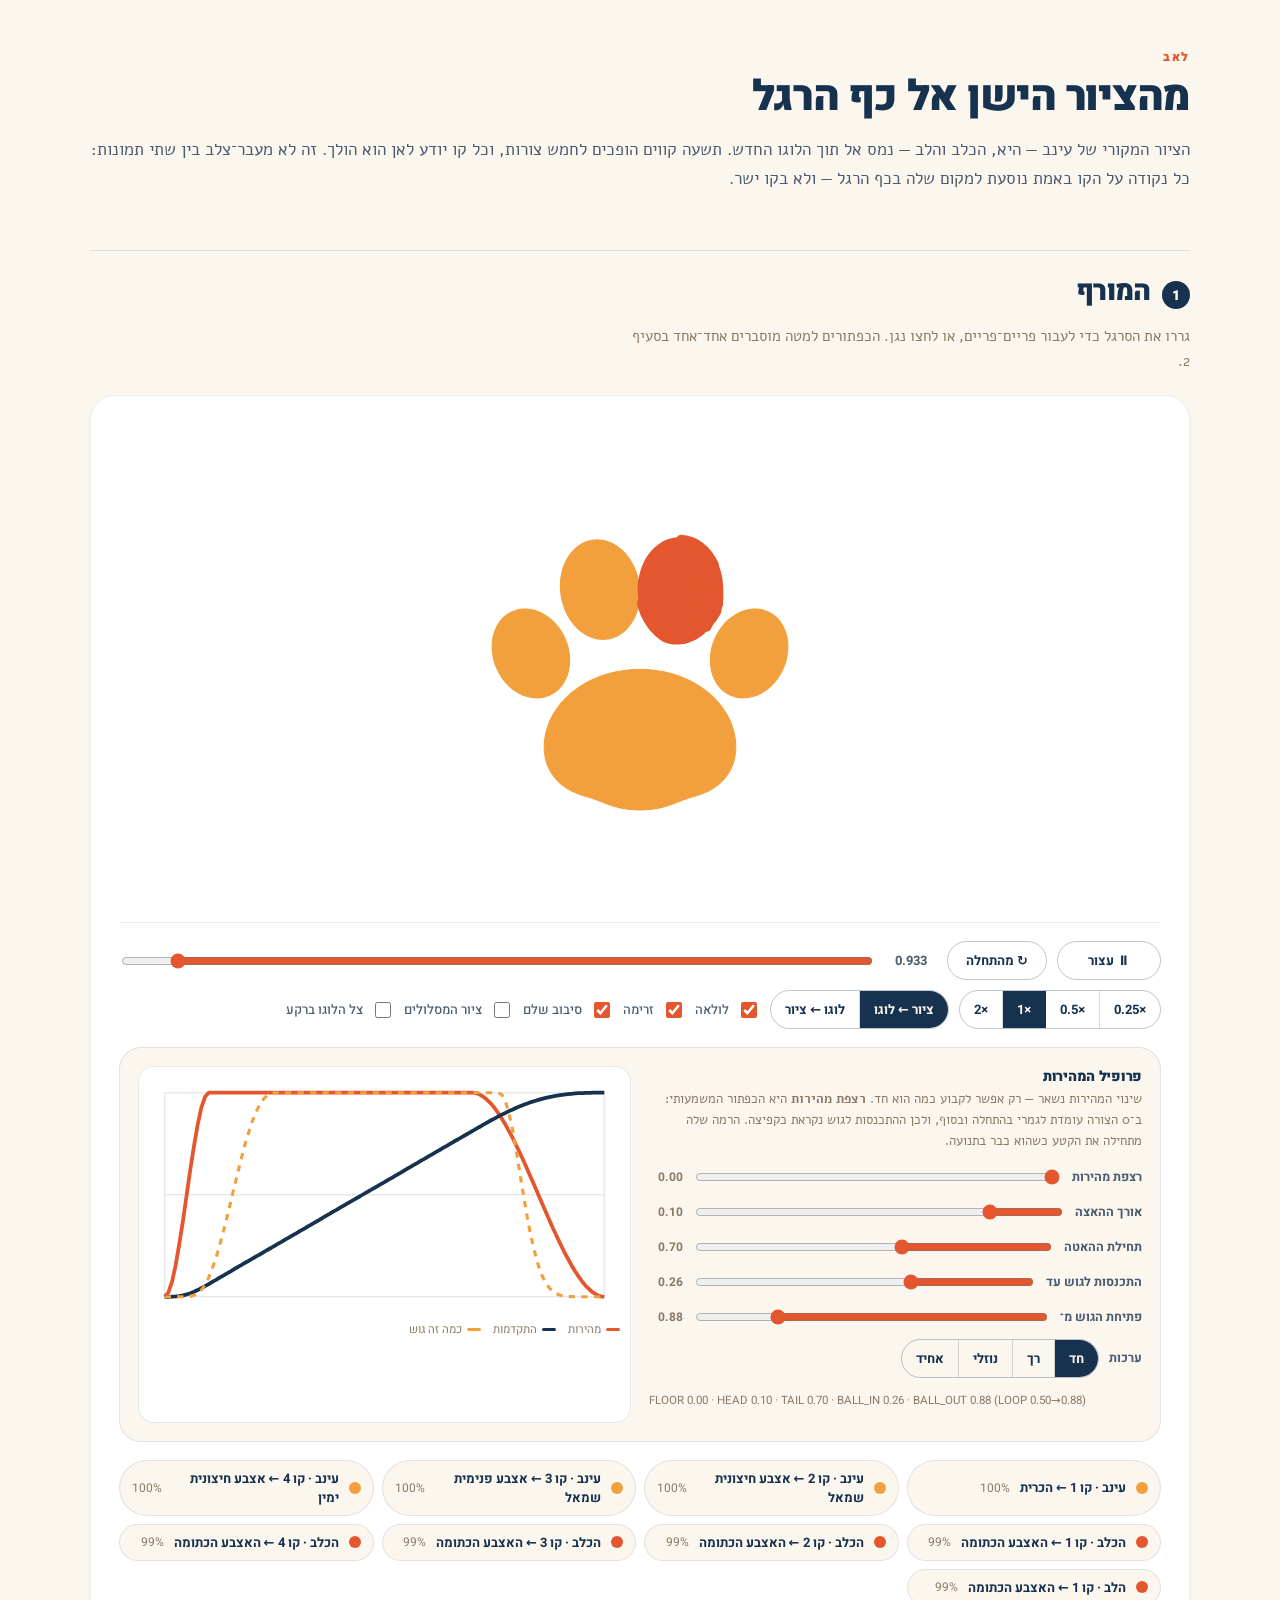
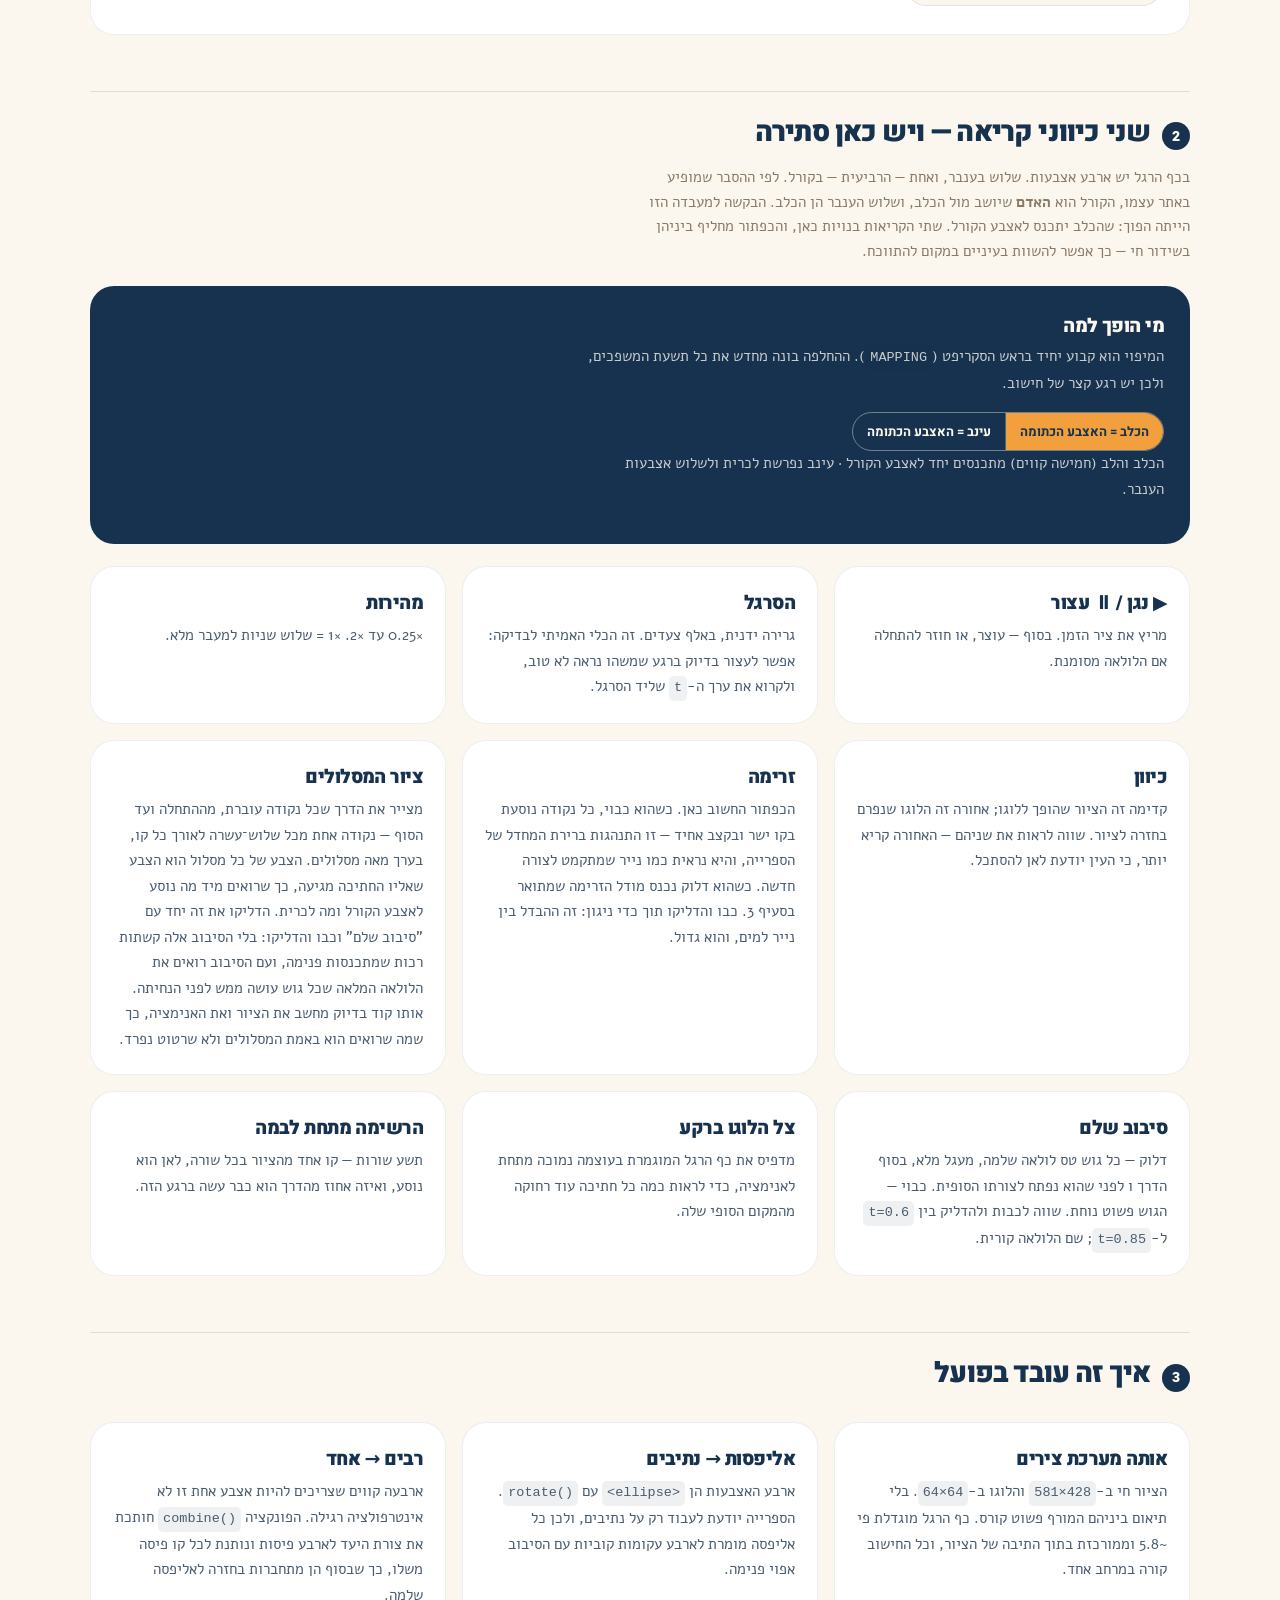
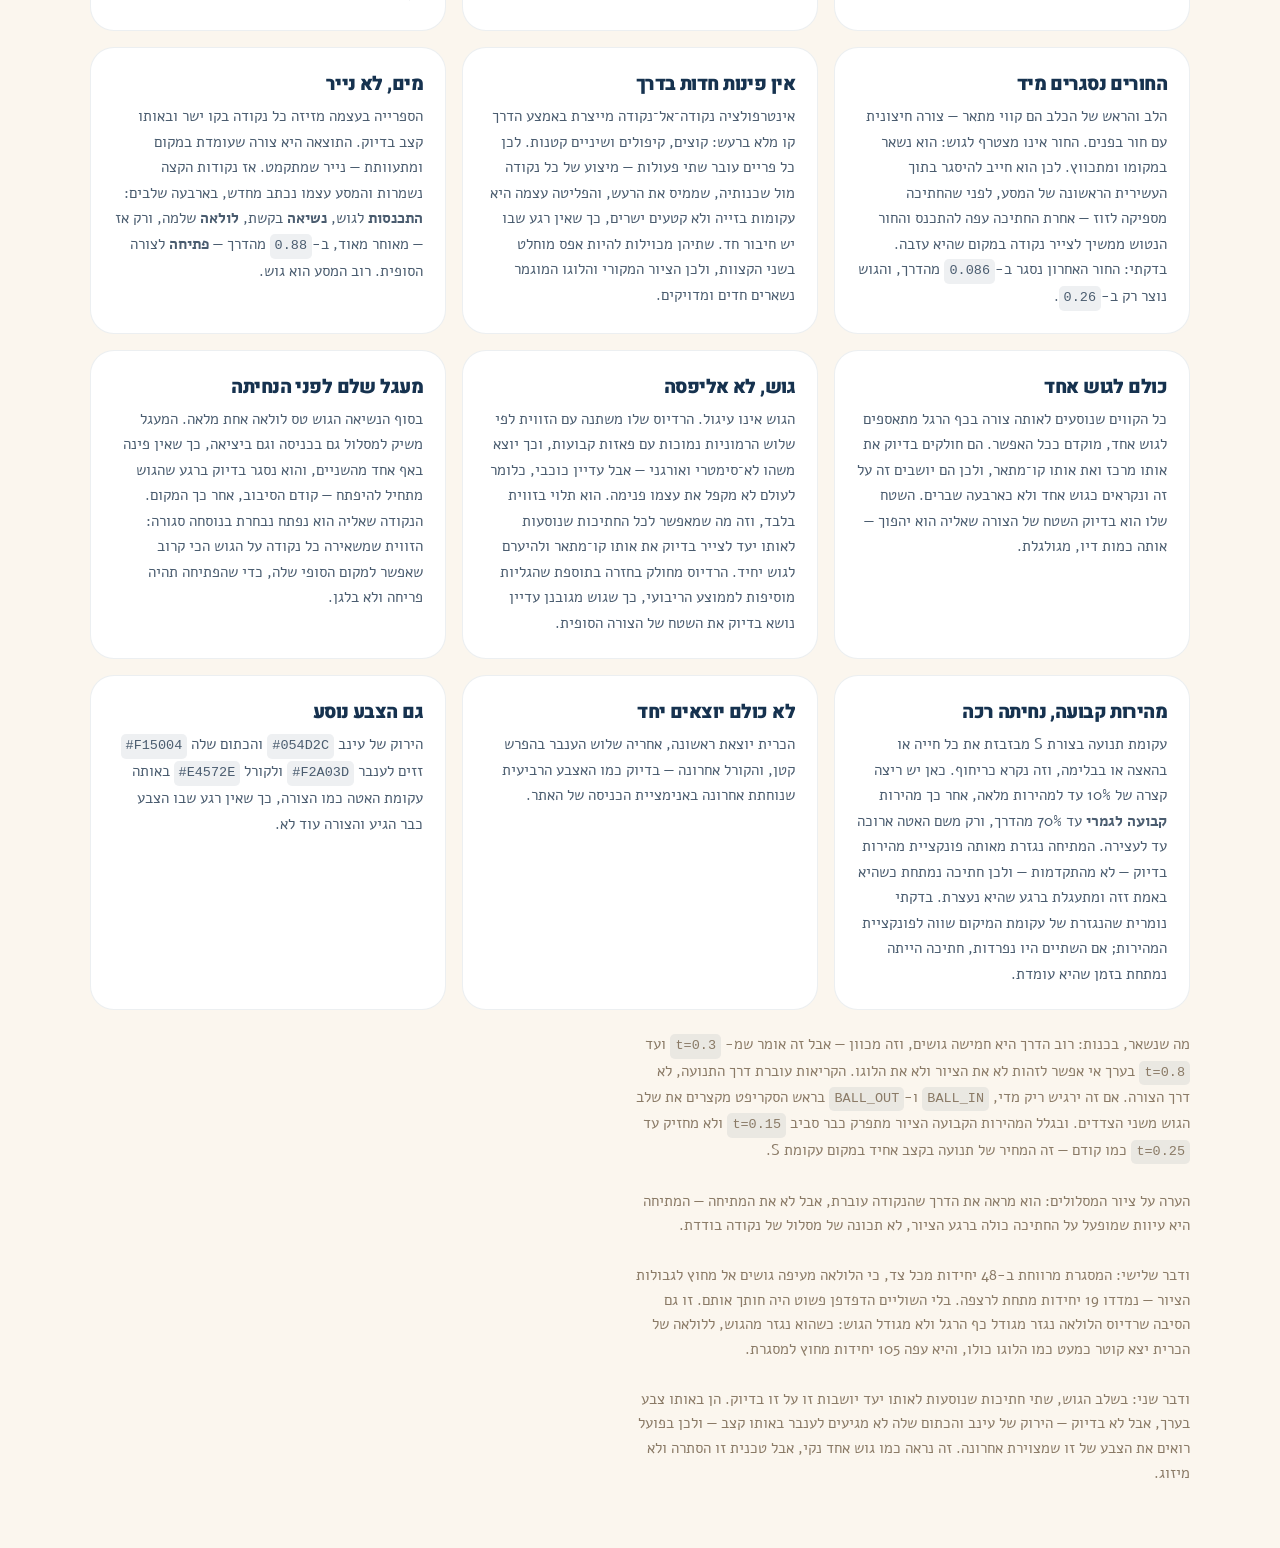
<file: project/lab-logo-morph.html>
<!DOCTYPE html>
<html lang="he" dir="rtl">
<head>
<meta charset="utf-8">
<meta name="viewport" content="width=device-width, initial-scale=1">
<title>לאב — מהציור הישן אל כף הרגל</title>
<link rel="preconnect" href="https://fonts.googleapis.com">
<link rel="preconnect" href="https://fonts.gstatic.com" crossorigin>
<link href="https://fonts.googleapis.com/css2?family=Heebo:wght@400;500;700;900&family=Alef:wght@400;700&display=swap" rel="stylesheet">
<style>
  :root{
    --ink:#16324F; --cream:#FBF6EE; --coral:#E4572E; --amber:#F2A03D;
    --slate:#4A5C6F; --brown:#8A7A66;
    --her-green:#054D2C; --her-orange:#F15004;
  }
  *{box-sizing:border-box}
  body{margin:0;background:var(--cream);color:var(--ink);font-family:'Heebo',system-ui,sans-serif;-webkit-font-smoothing:antialiased}
  .wrap{max-width:1140px;margin:0 auto;padding:0 20px}
  h1{font-size:clamp(26px,4vw,42px);font-weight:900;letter-spacing:-.03em;margin:0 0 8px}
  h2{font-size:clamp(20px,2.6vw,28px);font-weight:900;letter-spacing:-.03em;margin:0 0 6px}
  h3{font-size:clamp(16px,1.8vw,19px);font-weight:900;letter-spacing:-.03em;margin:0 0 6px}
  .lede{font-family:'Alef',serif;font-size:17px;line-height:1.7;color:var(--slate);margin:0}
  .eyebrow{font-size:12px;font-weight:900;letter-spacing:.14em;color:var(--coral)}
  .note{font-family:'Alef',serif;font-size:15px;line-height:1.65;color:var(--brown);margin:6px 0 0;max-width:62ch}

  .opt{border-top:1px solid rgba(22,50,79,.12);margin-top:56px;padding-top:20px}
  .opt-head{display:flex;flex-wrap:wrap;align-items:baseline;gap:12px;margin-bottom:6px}
  .num{width:28px;height:28px;border-radius:50%;background:var(--ink);color:var(--cream);
       display:grid;place-items:center;font-size:14px;font-weight:900;flex:none}

  /* ---- the stage ---- */
  .stage{background:#fff;border:1px solid rgba(22,50,79,.08);border-radius:24px;
         padding:clamp(16px,3vw,28px);margin-top:22px}
  .art{max-width:620px;margin:0 auto;position:relative}
  .art svg{display:block;width:100%;height:auto}
  /* the ghost of the finished paw, so the target can be checked against the
     shape that is actually in flight */
  #ghost{opacity:0;transition:opacity .25s}
  .show-ghost #ghost{opacity:.14}
  /* the trajectory diagram: every sampled point's route, start to finish */
  #paths{opacity:0;transition:opacity .25s}
  .show-paths #paths{opacity:.5}
  #paths path{fill:none;stroke-width:.9;stroke-linecap:round}

  /* ---- controls ---- */
  .bar{display:flex;flex-wrap:wrap;align-items:center;gap:10px;margin-top:18px;
       padding-top:18px;border-top:1px solid rgba(22,50,79,.08)}
  .btn{border:1px solid rgba(22,50,79,.28);background:transparent;color:var(--ink);
       font-family:inherit;font-size:13px;font-weight:700;padding:9px 18px;border-radius:99px;
       cursor:pointer;transition:background .15s,color .15s;white-space:nowrap}
  .btn:hover{background:var(--ink);color:var(--cream)}
  .btn:focus-visible{outline:2px solid var(--coral);outline-offset:2px}
  .btn[aria-pressed="true"]{background:var(--ink);color:var(--cream);border-color:var(--ink)}
  .btn.wide{min-width:104px;text-align:center}

  .scrub{flex:1 1 240px;min-width:180px;display:flex;align-items:center;gap:10px}
  input[type=range]{flex:1;min-width:0;accent-color:var(--coral);height:22px}
  .tval{font-variant-numeric:tabular-nums;font-size:13px;font-weight:700;color:var(--slate);
        min-width:52px;text-align:center;direction:ltr}

  .seg{display:inline-flex;border:1px solid rgba(22,50,79,.28);border-radius:99px;overflow:hidden}
  .seg .btn{border:0;border-radius:0;padding:9px 14px}
  .seg .btn + .btn{border-inline-start:1px solid rgba(22,50,79,.18)}

  .chk{display:inline-flex;align-items:center;gap:8px;font-size:13px;font-weight:500;color:var(--slate);cursor:pointer}
  .chk input{accent-color:var(--coral);width:16px;height:16px}

  /* ---- the speed-profile panel ---- */
  .tune{margin-top:18px;padding:18px;border:1px solid rgba(22,50,79,.1);
        border-radius:22px;background:var(--cream);
        display:grid;gap:18px;grid-template-columns:repeat(auto-fit,minmax(min(100%,280px),1fr))}
  .tune h4{margin:0 0 2px;font-size:14px;font-weight:900;letter-spacing:-.02em}
  .tune .hint{font-family:'Alef',serif;font-size:13px;line-height:1.6;color:var(--brown);margin:0 0 12px}
  .knob{display:grid;grid-template-columns:auto 1fr auto;align-items:center;gap:10px;margin-top:9px}
  .knob label{font-size:12.5px;font-weight:700;color:var(--slate);white-space:nowrap}
  .knob output{font-variant-numeric:tabular-nums;font-size:12px;font-weight:700;
               color:var(--brown);direction:ltr;min-width:34px;text-align:end}
  .curve{background:#fff;border:1px solid rgba(22,50,79,.1);border-radius:16px;padding:10px}
  .curve svg{display:block;width:100%;height:auto}
  .curve .key{display:flex;flex-wrap:wrap;gap:12px;margin-top:8px;font-size:11.5px;color:var(--brown)}
  .curve .key i{display:inline-block;width:14px;height:3px;border-radius:2px;
                margin-inline-end:5px;vertical-align:middle}
  .tune .out{margin-top:12px;font-size:11.5px;color:var(--brown);direction:ltr;text-align:left;
             word-break:break-all;line-height:1.9}

  /* ---- the mapping switch gets its own, louder block ---- */
  .swap{background:var(--ink);color:var(--cream);border-radius:24px;
        padding:clamp(18px,3vw,26px);margin-top:22px}
  .swap h3{color:var(--cream);margin-bottom:4px}
  .swap p{font-family:'Alef',serif;font-size:15px;line-height:1.7;color:rgba(251,246,238,.78);margin:0 0 16px;max-width:64ch}
  .swap .btn{border-color:rgba(251,246,238,.4);color:var(--cream)}
  .swap .btn:hover{background:var(--cream);color:var(--ink)}
  .swap .btn[aria-pressed="true"]{background:var(--amber);color:var(--ink);border-color:var(--amber)}
  .swap .seg{border-color:rgba(251,246,238,.4)}
  .swap .seg .btn + .btn{border-inline-start-color:rgba(251,246,238,.25)}
  .who{font-family:'Alef',serif;font-size:15px;line-height:1.7;color:var(--amber);margin:14px 0 0}

  /* ---- legend of the nine pieces ---- */
  .legend{display:grid;gap:8px;grid-template-columns:repeat(auto-fit,minmax(min(100%,240px),1fr));margin-top:18px}
  .row{display:flex;align-items:center;gap:10px;font-size:13px;padding:8px 12px;
       border:1px solid rgba(22,50,79,.1);border-radius:99px;background:var(--cream)}
  .dot{width:12px;height:12px;border-radius:50%;flex:none}
  .row b{font-weight:700}
  .row span{color:var(--brown);font-size:12px;margin-inline-start:auto;font-variant-numeric:tabular-nums;direction:ltr}

  .cards{display:grid;gap:16px;grid-template-columns:repeat(auto-fit,minmax(min(100%,320px),1fr));margin-top:22px}
  .card{background:#fff;border:1px solid rgba(22,50,79,.08);border-radius:24px;padding:22px}
  .card p{font-family:'Alef',serif;font-size:15px;line-height:1.7;color:var(--slate);margin:6px 0 0}
  code{font-family:ui-monospace,SFMono-Regular,Menlo,monospace;font-size:.9em;direction:ltr;
       display:inline-block;background:rgba(22,50,79,.07);padding:1px 5px;border-radius:5px}

  .err{color:var(--coral);font-weight:700;font-family:'Alef',serif}
  .rm-note{display:none}

  @media (prefers-reduced-motion:reduce){
    /* no autoplay, no transitions — the stage opens on the finished paw and the
       slider stays available for anyone who wants to step through it by hand */
    *{animation:none!important;transition:none!important}
    .rm-note{display:block}
  }
</style>
</head>
<body>
<div class="wrap" style="padding-top:48px;padding-bottom:80px">

  <div class="eyebrow">לאב</div>
  <h1>מהציור הישן אל כף הרגל</h1>
  <p class="lede">
    הציור המקורי של עינב — היא, הכלב והלב — נמס אל תוך הלוגו החדש. תשעה קווים
    הופכים לחמש צורות, וכל קו יודע לאן הוא הולך. זה לא מעבר־צלב בין שתי תמונות:
    כל נקודה על הקו באמת נוסעת למקום שלה בכף הרגל — ולא בקו ישר.
  </p>

  <!-- 1 -->
  <section class="opt">
    <div class="opt-head"><span class="num">1</span><h2>המורף</h2></div>
    <p class="note">
      גררו את הסרגל כדי לעבור פריים־פריים, או לחצו נגן. הכפתורים למטה מוסברים
      אחד־אחד בסעיף 2.
    </p>
    <p class="note rm-note" style="color:var(--coral)">
      המערכת שלכם מבקשת פחות תנועה, ולכן הדף נפתח על הלוגו המוגמר ולא מנגן לבד.
      הסרגל עדיין עובד — גררו אותו ידנית.
    </p>

    <div class="stage" id="stage">
      <div class="art" id="art">
        <!-- Padded by 48 units a side. The drawing already fills 581x428 almost to the
             edge, and the spiral swings pieces wide of where they start or finish —
             measured worst case is 37 units below the floor on the second mapping.
             Without the margin the browser simply clips them. -->
        <svg id="svg" viewBox="-48 -48 677 524" role="img" aria-label="הציור של עינב נמס אל תוך לוגו כף הרגל">
          <g id="ghost"></g>
          <g id="paths"></g>
          <g id="live"></g>
        </svg>
      </div>

      <div class="bar">
        <button class="btn wide" id="play">▶ נגן</button>
        <button class="btn" id="restart" title="חזרה להתחלה">↻ מהתחלה</button>
        <div class="scrub">
          <span class="tval" id="tval">0.000</span>
          <input type="range" id="scrub" min="0" max="1000" value="0" step="1"
                 aria-label="מיקום בציר הזמן של המורף">
        </div>
      </div>

      <div class="bar" style="border-top:0;padding-top:0;margin-top:10px">
        <div class="seg" role="group" aria-label="מהירות">
          <button class="btn" data-speed="0.25">×0.25</button>
          <button class="btn" data-speed="0.5">×0.5</button>
          <button class="btn" data-speed="1" aria-pressed="true">×1</button>
          <button class="btn" data-speed="2">×2</button>
        </div>
        <div class="seg" role="group" aria-label="כיוון">
          <button class="btn" data-dir="1" aria-pressed="true">ציור ← לוגו</button>
          <button class="btn" data-dir="-1">לוגו ← ציור</button>
        </div>
        <label class="chk"><input type="checkbox" id="loop" checked> לולאה</label>
        <label class="chk"><input type="checkbox" id="flowChk" checked> זרימה</label>
        <label class="chk"><input type="checkbox" id="loopChk" checked> סיבוב שלם</label>
        <label class="chk"><input type="checkbox" id="pathsChk"> ציור המסלולים</label>
        <label class="chk"><input type="checkbox" id="ghostChk"> צל הלוגו ברקע</label>
      </div>

      <!-- Speed profile. The morph never moved at a constant rate — it runs up to
           speed, cruises, then settles. These knobs are that curve, live. -->
      <div class="tune">
        <div>
          <h4>פרופיל המהירות</h4>
          <p class="hint">
            שינוי המהירות נשאר — רק אפשר לקבוע כמה הוא חד. <b>רצפת מהירות</b> היא
            הכפתור המשמעותי: ב־0 הצורה עומדת לגמרי בהתחלה ובסוף, ולכן ההתכנסות
            לגוש נקראת כקפיצה. הרמה שלה מתחילה את הקטע כשהוא כבר בתנועה.
          </p>
          <div class="knob">
            <label for="kFloor">רצפת מהירות</label>
            <input type="range" id="kFloor" min="0" max="1" step=".01" value="0">
            <output id="oFloor">0.00</output>
          </div>
          <div class="knob">
            <label for="kHead">אורך ההאצה</label>
            <input type="range" id="kHead" min=".02" max=".45" step=".01" value=".10">
            <output id="oHead">0.10</output>
          </div>
          <div class="knob">
            <label for="kTail">תחילת ההאטה</label>
            <input type="range" id="kTail" min=".50" max=".98" step=".01" value=".70">
            <output id="oTail">0.70</output>
          </div>
          <div class="knob">
            <label for="kIn">התכנסות לגוש עד</label>
            <input type="range" id="kIn" min=".10" max=".55" step=".01" value=".26">
            <output id="oIn">0.26</output>
          </div>
          <div class="knob">
            <label for="kOut">פתיחת הגוש מ־</label>
            <input type="range" id="kOut" min=".60" max=".96" step=".01" value=".88">
            <output id="oOut">0.88</output>
          </div>
          <div class="knob" style="grid-template-columns:auto 1fr">
            <label>ערכות</label>
            <div class="seg" role="group" aria-label="ערכות פרופיל" style="justify-self:start">
              <button class="btn" data-preset="sharp" aria-pressed="true">חד</button>
              <button class="btn" data-preset="soft">רך</button>
              <button class="btn" data-preset="fluid">נוזלי</button>
              <button class="btn" data-preset="even">אחיד</button>
            </div>
          </div>
          <p class="out" id="tuneOut"></p>
        </div>

        <div class="curve">
          <!-- u runs left to right; the box is 0..1 in both axes. Drawn LTR on
               purpose — it is a graph, not text. -->
          <svg viewBox="0 0 300 150" role="img" aria-label="גרף המהירות וההתקדמות לאורך המעבר">
            <path id="gGrid" stroke="rgba(22,50,79,.1)" stroke-width="1" fill="none"/>
            <path id="gRate" stroke="#E4572E" stroke-width="2.4" fill="none" stroke-linejoin="round"/>
            <path id="gEase" stroke="#16324F" stroke-width="2.4" fill="none" stroke-linejoin="round"/>
            <path id="gBall" stroke="#F2A03D" stroke-width="2" fill="none" stroke-dasharray="4 4"/>
          </svg>
          <div class="key">
            <span><i style="background:#E4572E"></i>מהירות</span>
            <span><i style="background:#16324F"></i>התקדמות</span>
            <span><i style="background:#F2A03D"></i>כמה זה גוש</span>
          </div>
        </div>
      </div>

      <div class="legend" id="legend"></div>
    </div>
  </section>

  <!-- 2 -->
  <section class="opt">
    <div class="opt-head"><span class="num">2</span><h2>שני כיווני קריאה — ויש כאן סתירה</h2></div>
    <p class="note">
      בכף הרגל יש ארבע אצבעות. שלוש בענבר, ואחת — הרביעית — בקורל. לפי ההסבר
      שמופיע באתר עצמו, הקורל הוא <b>האדם</b> שיושב מול הכלב, ושלוש הענבר הן הכלב.
      הבקשה למעבדה הזו הייתה הפוך: שהכלב יתכנס לאצבע הקורל. שתי הקריאות בנויות כאן,
      והכפתור מחליף ביניהן בשידור חי — כך אפשר להשוות בעיניים במקום להתווכח.
    </p>

    <div class="swap">
      <h3>מי הופך למה</h3>
      <p>
        המיפוי הוא קבוע יחיד בראש הסקריפט (<code>MAPPING</code>). ההחלפה בונה מחדש
        את כל תשעת המשפכים, ולכן יש רגע קצר של חישוב.
      </p>
      <div class="seg" role="group" aria-label="מיפוי">
        <button class="btn" data-map="dog-is-coral" aria-pressed="true">הכלב = האצבע הכתומה</button>
        <button class="btn" data-map="person-is-coral">עינב = האצבע הכתומה</button>
      </div>
      <p class="who" id="who"></p>
    </div>

    <div class="cards">
      <div class="card">
        <h3>▶ נגן / ⏸ עצור</h3>
        <p>מריץ את ציר הזמן. בסוף — עוצר, או חוזר להתחלה אם הלולאה מסומנת.</p>
      </div>
      <div class="card">
        <h3>הסרגל</h3>
        <p>גרירה ידנית, באלף צעדים. זה הכלי האמיתי לבדיקה: אפשר לעצור בדיוק ברגע
           שמשהו נראה לא טוב, ולקרוא את ערך ה‑<code>t</code> שליד הסרגל.</p>
      </div>
      <div class="card">
        <h3>מהירות</h3>
        <p>×0.25 עד ×2. ×1 = שלוש שניות למעבר מלא.</p>
      </div>
      <div class="card">
        <h3>כיוון</h3>
        <p>קדימה זה הציור שהופך ללוגו; אחורה זה הלוגו שנפרם בחזרה לציור. שווה
           לראות את שניהם — האחורה קריא יותר, כי העין יודעת לאן להסתכל.</p>
      </div>
      <div class="card">
        <h3>זרימה</h3>
        <p>הכפתור החשוב כאן. כשהוא כבוי, כל נקודה נוסעת בקו ישר ובקצב אחיד — זו
           התנהגות ברירת המחדל של הספרייה, והיא נראית כמו נייר שמתקמט לצורה חדשה.
           כשהוא דלוק נכנס מודל הזרימה שמתואר בסעיף 3. כבו והדליקו תוך כדי ניגון:
           זה ההבדל בין נייר למים, והוא גדול.</p>
      </div>
      <div class="card">
        <h3>ציור המסלולים</h3>
        <p>מצייר את הדרך שכל נקודה עוברת, מההתחלה ועד הסוף — נקודה אחת מכל שלוש־עשרה
           לאורך כל קו, בערך מאה מסלולים. הצבע של כל מסלול הוא הצבע שאליו החתיכה
           מגיעה, כך שרואים מיד מה נוסע לאצבע הקורל ומה לכרית. הדליקו את זה יחד עם
           "סיבוב שלם" וכבו והדליקו: בלי הסיבוב אלה קשתות רכות שמתכנסות פנימה, ועם
           הסיבוב רואים את הלולאה המלאה שכל גוש עושה ממש לפני הנחיתה. אותו קוד
           בדיוק מחשב את הציור ואת האנימציה, כך שמה שרואים הוא באמת המסלולים
           ולא שרטוט נפרד.</p>
      </div>
      <div class="card">
        <h3>סיבוב שלם</h3>
        <p>דלוק — כל גוש טס לולאה שלמה, מעגל מלא, בסוף הדרך ו
           לפני שהוא נפתח לצורתו הסופית. כבוי — הגוש פשוט נוחת. שווה לכבות
           ולהדליק בין <code>t=0.6</code> ל‑<code>t=0.85</code>; שם הלולאה קורית.</p>
      </div>
      <div class="card">
        <h3>צל הלוגו ברקע</h3>
        <p>מדפיס את כף הרגל המוגמרת בעוצמה נמוכה מתחת לאנימציה, כדי לראות כמה כל
           חתיכה עוד רחוקה מהמקום הסופי שלה.</p>
      </div>
      <div class="card">
        <h3>הרשימה מתחת לבמה</h3>
        <p>תשע שורות — קו אחד מהציור בכל שורה, לאן הוא נוסע, ואיזה אחוז מהדרך הוא
           כבר עשה ברגע הזה.</p>
      </div>
    </div>
  </section>

  <!-- 3 -->
  <section class="opt">
    <div class="opt-head"><span class="num">3</span><h2>איך זה עובד בפועל</h2></div>
    <div class="cards">
      <div class="card">
        <h3>אותה מערכת צירים</h3>
        <p>הציור חי ב‑<code>581×428</code> והלוגו ב‑<code>64×64</code>. בלי תיאום
           ביניהם המורף פשוט קורס. כף הרגל מוגדלת פי ~5.8 וממורכזת בתוך התיבה של
           הציור, וכל החישוב קורה במרחב אחד.</p>
      </div>
      <div class="card">
        <h3>אליפסות → נתיבים</h3>
        <p>ארבע האצבעות הן <code>&lt;ellipse&gt;</code> עם <code>rotate()</code>.
           הספרייה יודעת לעבוד רק על נתיבים, ולכן כל אליפסה מומרת לארבע עקומות
           קוביות עם הסיבוב אפוי פנימה.</p>
      </div>
      <div class="card">
        <h3>רבים → אחד</h3>
        <p>ארבעה קווים שצריכים להיות אצבע אחת זו לא אינטרפולציה רגילה. הפונקציה
           <code>combine()</code> חותכת את צורת היעד לארבע פיסות ונותנת לכל קו פיסה
           משלו, כך שבסוף הן מתחברות בחזרה לאליפסה שלמה.</p>
      </div>
      <div class="card">
        <h3>החורים נסגרים מיד</h3>
        <p>הלב והראש של הכלב הם קווי מתאר — צורה חיצונית עם חור בפנים. החור אינו
           מצטרף לגוש: הוא נשאר במקומו ומתכווץ. לכן הוא חייב להיסגר בתוך העשירית
           הראשונה של המסע, לפני שהחתיכה מספיקה לזוז — אחרת החתיכה עפה להתכנס
           והחור הנטוש ממשיך לצייר נקודה במקום שהיא עזבה. בדקתי: החור האחרון
           נסגר ב‑<code>0.086</code> מהדרך, והגוש נוצר רק ב‑<code>0.26</code>.</p>
      </div>
      <div class="card">
        <h3>אין פינות חדות בדרך</h3>
        <p>אינטרפולציה נקודה־אל־נקודה מייצרת באמצע הדרך קו מלא ברעש: קוצים, קיפולים
           ושיניים קטנות. לכן כל פריים עובר שתי פעולות — מיצוע של כל נקודה מול
           שכנותיה, שממיס את הרעש, והפליטה עצמה היא עקומות בזייה ולא קטעים ישרים,
           כך שאין רגע שבו יש חיבור חד. שתיהן מכוילות להיות אפס מוחלט בשני הקצוות,
           ולכן הציור המקורי והלוגו המוגמר נשארים חדים ומדויקים.</p>
      </div>
      <div class="card">
        <h3>מים, לא נייר</h3>
        <p>הספרייה בעצמה מזיזה כל נקודה בקו ישר ובאותו קצב בדיוק. התוצאה היא צורה
           שעומדת במקום ומתעוותת — נייר שמתקמט. אז נקודות הקצה נשמרות והמסע עצמו
           נכתב מחדש, בארבעה שלבים: <b>התכנסות</b> לגוש, <b>נשיאה</b> בקשת,
           <b>לולאה</b> שלמה, ורק אז — מאוחר מאוד, ב‑<code>0.88</code> מהדרך —
           <b>פתיחה</b> לצורה הסופית. רוב המסע הוא גוש.</p>
      </div>
      <div class="card">
        <h3>כולם לגוש אחד</h3>
        <p>כל הקווים שנוסעים לאותה צורה בכף הרגל מתאספים לגוש אחד, מוקדם ככל
           האפשר. הם חולקים בדיוק את אותו מרכז ואת אותו קו־מתאר, ולכן הם יושבים זה
           על זה ונקראים כגוש אחד ולא כארבעה שברים. השטח שלו הוא בדיוק השטח של
           הצורה שאליה הוא יהפוך — אותה כמות דיו, מגולגלת.</p>
      </div>
      <div class="card">
        <h3>גוש, לא אליפסה</h3>
        <p>הגוש אינו עיגול. הרדיוס שלו משתנה עם הזווית לפי שלוש הרמוניות נמוכות
           עם פאזות קבועות, וכך יוצא משהו לא־סימטרי ואורגני — אבל עדיין כוכבי,
           כלומר לעולם לא מקפל את עצמו פנימה. הוא תלוי בזווית בלבד, וזה מה שמאפשר
           לכל החתיכות שנוסעות לאותו יעד לצייר בדיוק את אותו קו־מתאר ולהיערם לגוש
           יחיד. הרדיוס מחולק בחזרה בתוספת שהגליות מוסיפות לממוצע הריבועי, כך
           שגוש מגובנן עדיין נושא בדיוק את השטח של הצורה הסופית.</p>
      </div>
      <div class="card">
        <h3>מעגל שלם לפני הנחיתה</h3>
        <p>בסוף הנשיאה הגוש טס לולאה אחת מלאה. המעגל משיק למסלול גם בכניסה וגם
           ביציאה, כך שאין פינה באף אחד מהשניים, והוא נסגר בדיוק ברגע שהגוש מתחיל
           להיפתח — קודם הסיבוב, אחר כך המקום. הנקודה שאליה הוא נפתח נבחרת בנוסחה
           סגורה: הזווית שמשאירה כל נקודה על הגוש הכי קרוב שאפשר למקום הסופי שלה,
           כדי שהפתיחה תהיה פריחה ולא בלגן.</p>
      </div>
      <div class="card">
        <h3>מהירות קבועה, נחיתה רכה</h3>
        <p>עקומת תנועה בצורת S מבזבזת את כל חייה או בהאצה או בבלימה, וזה נקרא
           כריחוף. כאן יש ריצה קצרה של 10% עד למהירות מלאה, אחר כך מהירות
           <b>קבועה לגמרי</b> עד 70% מהדרך, ורק משם האטה ארוכה עד לעצירה. המתיחה
           נגזרת מאותה פונקציית מהירות בדיוק — לא מהתקדמות — ולכן חתיכה נמתחת
           כשהיא באמת זזה ומתעגלת ברגע שהיא נעצרת. בדקתי נומרית שהנגזרת של עקומת
           המיקום שווה לפונקציית המהירות; אם השתיים היו נפרדות, חתיכה הייתה
           נמתחת בזמן שהיא עומדת.</p>
      </div>
      <div class="card">
        <h3>לא כולם יוצאים יחד</h3>
        <p>הכרית יוצאת ראשונה, אחריה שלוש הענבר בהפרש קטן, והקורל אחרונה — בדיוק
           כמו האצבע הרביעית שנוחתת אחרונה באנימציית הכניסה של האתר.</p>
      </div>
      <div class="card">
        <h3>גם הצבע נוסע</h3>
        <p>הירוק של עינב <code>#054D2C</code> והכתום שלה <code>#F15004</code> זזים
           לענבר <code>#F2A03D</code> ולקורל <code>#E4572E</code> באותה עקומת האטה
           כמו הצורה, כך שאין רגע שבו הצבע כבר הגיע והצורה עוד לא.</p>
      </div>
    </div>
    <p class="note" style="margin-top:22px">
      מה שנשאר, בכנות: רוב הדרך היא חמישה גושים, וזה מכוון — אבל זה אומר שמ‑
      <code>t=0.3</code> ועד <code>t=0.8</code> בערך אי אפשר לזהות לא את הציור
      ולא את הלוגו. הקריאות עוברת דרך התנועה, לא דרך הצורה. אם זה ירגיש ריק מדי,
      <code>BALL_IN</code> ו‑<code>BALL_OUT</code> בראש הסקריפט מקצרים את שלב
      הגוש משני הצדדים. ובגלל המהירות הקבועה הציור מתפרק כבר סביב
      <code>t=0.15</code> ולא מחזיק עד <code>t=0.25</code> כמו קודם — זה המחיר
      של תנועה בקצב אחיד במקום עקומת S.
      <br><br>
      הערה על ציור המסלולים: הוא מראה את הדרך שהנקודה עוברת, אבל לא את המתיחה —
      המתיחה היא עיוות שמופעל על החתיכה כולה ברגע הציור, לא תכונה של מסלול של
      נקודה בודדת.
      <br><br>
      ודבר שלישי: המסגרת מרווחת ב‑48 יחידות מכל צד, כי הלולאה מעיפה גושים אל
      מחוץ לגבולות הציור — נמדדו 19 יחידות מתחת לרצפה. בלי השוליים הדפדפן פשוט
      היה חותך אותם. זו גם הסיבה שרדיוס הלולאה נגזר מגודל כף הרגל ולא מגודל
      הגוש: כשהוא נגזר מהגוש, ללולאה של הכרית יצא קוטר כמעט כמו הלוגו כולו,
      והיא עפה 105 יחידות מחוץ למסגרת.
      <br><br>
      ודבר שני: בשלב הגוש, שתי חתיכות שנוסעות לאותו יעד יושבות זו על זו בדיוק.
      הן באותו צבע בערך, אבל לא בדיוק — הירוק של עינב והכתום שלה לא מגיעים לענבר
      באותו קצב — ולכן בפועל רואים את הצבע של זו שמצוירת אחרונה. זה נראה כמו גוש
      אחד נקי, אבל טכנית זו הסתרה ולא מיזוג.
    </p>
  </section>

</div>

<!-- ===================================================================== -->
<!-- VENDORED THIRD-PARTY CODE — flubber 0.4.2, MIT, Noah Veltman.         -->
<!-- https://github.com/veltman/flubber  ·  build/flubber.min.js, inlined  -->
<!-- verbatim because this bundle is offline-only: no CDN, no build step.  -->
<!-- Do not edit. Exposes the global `flubber`.                            -->
<!-- ===================================================================== -->
<script>!function(t,n){"object"==typeof exports&&"undefined"!=typeof module?n(exports):"function"==typeof define&&define.amd?define(["exports"],n):n(t.flubber=t.flubber||{})}(this,function(t){"use strict";function n(t){return 10===t||13===t||8232===t||8233===t||32===t||9===t||11===t||12===t||160===t||t>=5760&&an.indexOf(t)>=0}function e(t){switch(32|t){case 109:case 122:case 108:case 104:case 118:case 99:case 115:case 113:case 116:case 97:case 114:return!0}return!1}function r(t){return t>=48&&t<=57}function i(t){return t>=48&&t<=57||43===t||45===t||46===t}function a(t){this.index=0,this.path=t,this.max=t.length,this.result=[],this.param=0,this.err="",this.segmentStart=0,this.data=[]}function o(t){for(;t.index<t.max&&n(t.path.charCodeAt(t.index));)t.index++}function s(t){var n,e=t.index,i=e,a=t.max,o=!1,s=!1,h=!1,u=!1;if(i>=a)return void(t.err="SvgPath: missed param (at pos "+i+")");if(n=t.path.charCodeAt(i),43!==n&&45!==n||(i++,n=i<a?t.path.charCodeAt(i):0),!r(n)&&46!==n)return void(t.err="SvgPath: param should start with 0..9 or `.` (at pos "+i+")");if(46!==n){if(o=48===n,i++,n=i<a?t.path.charCodeAt(i):0,o&&i<a&&n&&r(n))return void(t.err="SvgPath: numbers started with `0` such as `09` are ilegal (at pos "+e+")");for(;i<a&&r(t.path.charCodeAt(i));)i++,s=!0;n=i<a?t.path.charCodeAt(i):0}if(46===n){for(u=!0,i++;r(t.path.charCodeAt(i));)i++,h=!0;n=i<a?t.path.charCodeAt(i):0}if(101===n||69===n){if(u&&!s&&!h)return void(t.err="SvgPath: invalid float exponent (at pos "+i+")");if(i++,n=i<a?t.path.charCodeAt(i):0,43!==n&&45!==n||i++,!(i<a&&r(t.path.charCodeAt(i))))return void(t.err="SvgPath: invalid float exponent (at pos "+i+")");for(;i<a&&r(t.path.charCodeAt(i));)i++}t.index=i,t.param=parseFloat(t.path.slice(e,i))+0}function h(t){var n,e;n=t.path[t.segmentStart],e=n.toLowerCase();var r=t.data;if("m"===e&&r.length>2&&(t.result.push([n,r[0],r[1]]),r=r.slice(2),e="l",n="m"===n?"l":"L"),"r"===e)t.result.push([n].concat(r));else for(;r.length>=rn[e]&&(t.result.push([n].concat(r.splice(0,rn[e]))),rn[e]););}function u(t){var n,r,a,u,c=t.max;if(t.segmentStart=t.index,n=t.path.charCodeAt(t.index),!e(n))return void(t.err="SvgPath: bad command "+t.path[t.index]+" (at pos "+t.index+")");if(a=rn[t.path[t.index].toLowerCase()],t.index++,o(t),t.data=[],!a)return void h(t);for(r=!1;;){for(u=a;u>0;u--){if(s(t),t.err.length)return;t.data.push(t.param),o(t),r=!1,t.index<c&&44===t.path.charCodeAt(t.index)&&(t.index++,o(t),r=!0)}if(!r){if(t.index>=t.max)break;if(!i(t.path.charCodeAt(t.index)))break}}h(t)}function c(t,n){return[t[0]*n[0]+t[2]*n[1],t[1]*n[0]+t[3]*n[1],t[0]*n[2]+t[2]*n[3],t[1]*n[2]+t[3]*n[3],t[0]*n[4]+t[2]*n[5]+t[4],t[1]*n[4]+t[3]*n[5]+t[5]]}function f(){if(!(this instanceof f))return new f;this.queue=[],this.cache=null}function l(t,n,e,r){var i=t*r-n*e<0?-1:1,a=Math.sqrt(t*t+n*n),o=Math.sqrt(t*t+n*n),s=t*e+n*r,h=s/(a*o);return h>1&&(h=1),h<-1&&(h=-1),i*Math.acos(h)}function p(t,n,e,r,i,a,o,s,h,u){var c=u*(t-e)/2+h*(n-r)/2,f=-h*(t-e)/2+u*(n-r)/2,p=o*o,g=s*s,v=c*c,x=f*f,y=p*g-p*x-g*v;y<0&&(y=0),y/=p*x+g*v,y=Math.sqrt(y)*(i===a?-1:1);var d=y*o/s*f,m=y*-s/o*c,M=u*d-h*m+(t+e)/2,w=h*d+u*m+(n+r)/2,b=(c-d)/o,L=(f-m)/s,A=(-c-d)/o,q=(-f-m)/s,k=l(1,0,b,L),P=l(b,L,A,q);return 0===a&&P>0&&(P-=ln),1===a&&P<0&&(P+=ln),[M,w,k,P]}function g(t,n){var e=4/3*Math.tan(n/4),r=Math.cos(t),i=Math.sin(t),a=Math.cos(t+n),o=Math.sin(t+n);return[r,i,r-i*e,i+r*e,a+o*e,o-a*e,a,o]}function v(t,n,e){if(!(this instanceof v))return new v(t,n,e);this.rx=t,this.ry=n,this.ax=e}function x(t){if(!(this instanceof x))return new x(t);var n=on(t);this.segments=n.segments,this.err=n.err,this.__stack=[]}function y(t){var n=t.match(wn);return n?n.map(Number):[]}function d(t,n,e,r,i,a,o,s){this.a={x:t,y:n},this.b={x:e,y:r},this.c={x:i,y:a},this.d={x:o,y:s},null!==o&&void 0!==o&&null!==s&&void 0!==s?(this.getArcLength=_,this.getPoint=L,this.getDerivative=M):(this.getArcLength=A,this.getPoint=b,this.getDerivative=m),this.init()}function m(t,n,e){return{x:2*(1-e)*(t[1]-t[0])+2*e*(t[2]-t[1]),y:2*(1-e)*(n[1]-n[0])+2*e*(n[2]-n[1])}}function M(t,n,e){return b([3*(t[1]-t[0]),3*(t[2]-t[1]),3*(t[3]-t[2])],[3*(n[1]-n[0]),3*(n[2]-n[1]),3*(n[3]-n[2])],e)}function w(t,n,e,r,i){for(var a=1,o=t/n,s=(t-e(r,i,o))/n;a>.001;){var h=e(r,i,o+s),u=e(r,i,o-s),c=Math.abs(t-h)/n,f=Math.abs(t-u)/n;c<a?(a=c,o+=s):f<a?(a=f,o-=s):s/=2}return o}function b(t,n,e){return{x:(1-e)*(1-e)*t[0]+2*(1-e)*e*t[1]+e*e*t[2],y:(1-e)*(1-e)*n[0]+2*(1-e)*e*n[1]+e*e*n[2]}}function L(t,n,e){return{x:(1-e)*(1-e)*(1-e)*t[0]+3*(1-e)*(1-e)*e*t[1]+3*(1-e)*e*e*t[2]+e*e*e*t[3],y:(1-e)*(1-e)*(1-e)*n[0]+3*(1-e)*(1-e)*e*n[1]+3*(1-e)*e*e*n[2]+e*e*e*n[3]}}function A(t,n,e){void 0===e&&(e=1);var r=t[0]-2*t[1]+t[2],i=n[0]-2*n[1]+n[2],a=2*t[1]-2*t[0],o=2*n[1]-2*n[0],s=4*(r*r+i*i),h=4*(r*a+i*o),u=a*a+o*o;if(0===s)return e*Math.sqrt(Math.pow(t[2]-t[0],2)+Math.pow(n[2]-n[0],2));var c=h/(2*s),f=u/s,l=e+c,p=f-c*c;return Math.sqrt(s)/2*(l*Math.sqrt(l*l+p)-c*Math.sqrt(c*c+p)+p*Math.log(Math.abs((l+Math.sqrt(l*l+p))/(c+Math.sqrt(c*c+p)))))}function q(t,n){return qn[t][n]}function k(t,n,e){var r,i,a,o=e.length-1;if(0===o)return 0;if(0===t){for(i=0,a=0;a<=o;a++)i+=q(o,a)*Math.pow(1-n,o-a)*Math.pow(n,a)*e[a];return i}for(r=new Array(o),a=0;a<o;a++)r[a]=o*(e[a+1]-e[a]);return k(t-1,n,r)}function P(t,n,e){var r=k(1,e,t),i=k(1,e,n),a=r*r+i*i;return Math.sqrt(a)}function _(t,n,e){var r,i,a,o;void 0===e&&(e=1);for(r=e/2,i=0,a=0;a<20;a++)o=r*Ln[20][a]+r,i+=An[20][a]*P(t,n,o);return r*i}function E(t,n,e,r){var i=t*r-n*e<0?-1:1,a=t*e+n*r;return a>1&&(a=1),a<-1&&(a=-1),i*Math.acos(a)}function S(t,n,e,r,i,a,o,s,h,u){var c=u*(t-e)/2+h*(n-r)/2,f=-h*(t-e)/2+u*(n-r)/2,l=o*o,p=s*s,g=c*c,v=f*f,x=l*p-l*v-p*g;x<0&&(x=0),x/=l*v+p*g,x=Math.sqrt(x)*(i===a?-1:1);var y=x*o/s*f,d=x*-s/o*c,m=u*y-h*d+(t+e)/2,M=h*y+u*d+(n+r)/2,w=(c-y)/o,b=(f-d)/s,L=(-c-y)/o,A=(-f-d)/s,q=E(1,0,w,b),k=E(w,b,L,A);return 0===a&&k>0&&(k-=kn),1===a&&k<0&&(k+=kn),[m,M,q,k]}function C(t,n){var e=4/3*Math.tan(n/4),r=Math.cos(t),i=Math.sin(t),a=Math.cos(t+n),o=Math.sin(t+n);return[r,i,r-i*e,i+r*e,a+o*e,o-a*e,a,o]}function Z(t,n,e,r,i,a,o,s,h){var u=0,c=[],f=[];Pn(t,n,e,r,i,a,o,s,h).forEach(function(t){var n=new bn(t[0],t[1],t[2],t[3],t[4],t[5],t[6],t[7]),e=n.getTotalLength();u+=e,c.push(e),f.push(n)}),this.length=u,this.partialLengths=c,this.curves=f}function T(t,n,e,r){this.x0=t,this.x1=n,this.y0=e,this.y1=r}function F(t,n){return Math.sqrt((t[0]-n[0])*(t[0]-n[0])+(t[1]-n[1])*(t[1]-n[1]))}function z(t,n,e){return[t[0]+(n[0]-t[0])*e,t[1]+(n[1]-t[1])*e]}function j(t,n){return F(t,n)<1e-9}function I(t,n,e){var r=t.map(function(t,e){return V(t,n[e])});return function(t){var n=r.map(function(n){return n(t)});return e?H(n):n}}function V(t,n){return function(e){return t.map(function(t,r){return t+e*(n[r]-t)})}}function X(t){return"number"==typeof t&&isFinite(t)}function Y(t){return G(t)?nn(t):[(t[0][0]+t[t.length-1][0])/2,(t[0][1]+t[t.length-1][1])/2]}function G(t){for(var n=0;n<t.length-2;n++){var e=t[n],r=t[n+1],i=t[n+2];if(e[0]*(r[1]-i[1])+r[0]*(i[1]-e[1])+i[0]*(e[1]-r[1]))return!0}return!1}function O(t){return new yn(t).abs()}function D(t){return t.toString().split("M").map(function(t,n){return t=t.trim(),n&&t?"M"+t:t}).filter(function(t){return t})}function H(t){return"M"+t.join("L")+"Z"}function N(t){return D(O(t))}function Q(t,n){var e=O(t);return U(e)||R(e,n)}function U(t){var n=t.segments||[],e=[];if(!n.length||"M"!==n[0][0])return!1;for(var r=0;r<n.length;r++){var i=n[r],a=i[0],o=i[1],s=i[2];if("M"===a&&r||"Z"===a)break;if("M"===a||"L"===a)e.push([o,s]);else if("H"===a)e.push([o,e[e.length-1][1]]);else{if("V"!==a)return!1;e.push([e[e.length-1][0],o])}}return!!e.length&&{ring:e}}function R(t,n){var e,r,i=D(t)[0],a=[],o=3;if(!i)throw new TypeError(Cn);r=B(i),e=r.getTotalLength(),n&&X(n)&&n>0&&(o=Math.max(o,Math.ceil(e/n)));for(var s=0;s<o;s++){var h=r.getPointAtLength(e*s/o);a.push([h.x,h.y])}return{ring:a,skipBisect:!0}}function B(t){if("undefined"!=typeof window&&window&&window.document)try{var n=window.document.createElementNS("http://www.w3.org/2000/svg","path");return n.setAttributeNS(null,"d",t),n}catch(t){}return Sn(t)}function W(t,n){for(var e=t.length+n,r=en(t)/n,i=0,a=0,o=r/2;t.length<e;){var s=t[i],h=t[(i+1)%t.length],u=F(s,h);o<=a+u?(t.splice(i+1,0,u?z(s,h,(o-a)/u):s.slice(0)),o+=r):(a+=u,i++)}}function $(t,n){void 0===n&&(n=1/0);for(var e=0;e<t.length;e++)for(var r=t[e],i=e===t.length-1?t[0]:t[e+1];F(r,i)>n;)i=z(r,i,.5),t.splice(e+1,0,i)}function J(t,n){var e,r,i;if("string"==typeof t){var a=Q(t,n);t=a.ring,i=a.skipBisect}else if(!Array.isArray(t))throw new TypeError(Cn);if(e=t.slice(0),!K(e))throw new TypeError(Cn);return e.length>1&&j(e[0],e[e.length-1])&&e.pop(),r=tn(e),r>0&&e.reverse(),!i&&n&&X(n)&&n>0&&$(e,n),e}function K(t){return t.every(function(t){return Array.isArray(t)&&t.length>=2&&X(t[0])&&X(t[1])})}function tt(t,n,e){var r;return r=t.length-n.length,W(t,r<0?-1*r:0),W(n,r>0?r:0),Tn(t,n),I(t,n,e)}function nt(t,n,e){e=e||2;var r=n&&n.length,i=r?n[0]*e:t.length,a=et(t,0,i,e,!0),o=[];if(!a)return o;var s,h,u,c,f,l,p;if(r&&(a=ut(t,n,a,e)),t.length>80*e){s=u=t[0],h=c=t[1];for(var g=e;g<i;g+=e)f=t[g],l=t[g+1],f<s&&(s=f),l<h&&(h=l),f>u&&(u=f),l>c&&(c=l);p=Math.max(u-s,c-h)}return it(a,o,e,s,h,p),o}function et(t,n,e,r,i){var a,o;if(i===Et(t,n,e,r)>0)for(a=n;a<e;a+=r)o=kt(a,t[a],t[a+1],o);else for(a=e-r;a>=n;a-=r)o=kt(a,t[a],t[a+1],o);return o&&Mt(o,o.next)&&(Pt(o),o=o.next),o}function rt(t,n){if(!t)return t;n||(n=t);var e,r=t;do{if(e=!1,r.steiner||!Mt(r,r.next)&&0!==mt(r.prev,r,r.next))r=r.next;else{if(Pt(r),(r=n=r.prev)===r.next)return null;e=!0}}while(e||r!==n);return n}function it(t,n,e,r,i,a,o){if(t){!o&&a&&pt(t,r,i,a);for(var s,h,u=t;t.prev!==t.next;)if(s=t.prev,h=t.next,a?ot(t,r,i,a):at(t))n.push(s.i/e),n.push(t.i/e),n.push(h.i/e),Pt(t),t=h.next,u=h.next;else if((t=h)===u){o?1===o?(t=st(t,n,e),it(t,n,e,r,i,a,2)):2===o&&ht(t,n,e,r,i,a):it(rt(t),n,e,r,i,a,1);break}}}function at(t){var n=t.prev,e=t,r=t.next;if(mt(n,e,r)>=0)return!1;for(var i=t.next.next;i!==t.prev;){if(yt(n.x,n.y,e.x,e.y,r.x,r.y,i.x,i.y)&&mt(i.prev,i,i.next)>=0)return!1;i=i.next}return!0}function ot(t,n,e,r){var i=t.prev,a=t,o=t.next;if(mt(i,a,o)>=0)return!1;for(var s=i.x<a.x?i.x<o.x?i.x:o.x:a.x<o.x?a.x:o.x,h=i.y<a.y?i.y<o.y?i.y:o.y:a.y<o.y?a.y:o.y,u=i.x>a.x?i.x>o.x?i.x:o.x:a.x>o.x?a.x:o.x,c=i.y>a.y?i.y>o.y?i.y:o.y:a.y>o.y?a.y:o.y,f=vt(s,h,n,e,r),l=vt(u,c,n,e,r),p=t.nextZ;p&&p.z<=l;){if(p!==t.prev&&p!==t.next&&yt(i.x,i.y,a.x,a.y,o.x,o.y,p.x,p.y)&&mt(p.prev,p,p.next)>=0)return!1;p=p.nextZ}for(p=t.prevZ;p&&p.z>=f;){if(p!==t.prev&&p!==t.next&&yt(i.x,i.y,a.x,a.y,o.x,o.y,p.x,p.y)&&mt(p.prev,p,p.next)>=0)return!1;p=p.prevZ}return!0}function st(t,n,e){var r=t;do{var i=r.prev,a=r.next.next;!Mt(i,a)&&wt(i,r,r.next,a)&&Lt(i,a)&&Lt(a,i)&&(n.push(i.i/e),n.push(r.i/e),n.push(a.i/e),Pt(r),Pt(r.next),r=t=a),r=r.next}while(r!==t);return r}function ht(t,n,e,r,i,a){var o=t;do{for(var s=o.next.next;s!==o.prev;){if(o.i!==s.i&&dt(o,s)){var h=qt(o,s);return o=rt(o,o.next),h=rt(h,h.next),it(o,n,e,r,i,a),void it(h,n,e,r,i,a)}s=s.next}o=o.next}while(o!==t)}function ut(t,n,e,r){var i,a,o,s,h,u=[];for(i=0,a=n.length;i<a;i++)o=n[i]*r,s=i<a-1?n[i+1]*r:t.length,h=et(t,o,s,r,!1),h===h.next&&(h.steiner=!0),u.push(xt(h));for(u.sort(ct),i=0;i<u.length;i++)ft(u[i],e),e=rt(e,e.next);return e}function ct(t,n){return t.x-n.x}function ft(t,n){if(n=lt(t,n)){var e=qt(n,t);rt(e,e.next)}}function lt(t,n){var e,r=n,i=t.x,a=t.y,o=-1/0;do{if(a<=r.y&&a>=r.next.y){var s=r.x+(a-r.y)*(r.next.x-r.x)/(r.next.y-r.y);if(s<=i&&s>o){if(o=s,s===i){if(a===r.y)return r;if(a===r.next.y)return r.next}e=r.x<r.next.x?r:r.next}}r=r.next}while(r!==n);if(!e)return null;if(i===o)return e.prev;var h,u=e,c=e.x,f=e.y,l=1/0;for(r=e.next;r!==u;)i>=r.x&&r.x>=c&&yt(a<f?i:o,a,c,f,a<f?o:i,a,r.x,r.y)&&((h=Math.abs(a-r.y)/(i-r.x))<l||h===l&&r.x>e.x)&&Lt(r,t)&&(e=r,l=h),r=r.next;return e}function pt(t,n,e,r){var i=t;do{null===i.z&&(i.z=vt(i.x,i.y,n,e,r)),i.prevZ=i.prev,i.nextZ=i.next,i=i.next}while(i!==t);i.prevZ.nextZ=null,i.prevZ=null,gt(i)}function gt(t){var n,e,r,i,a,o,s,h,u=1;do{for(e=t,t=null,a=null,o=0;e;){for(o++,r=e,s=0,n=0;n<u&&(s++,r=r.nextZ);n++);for(h=u;s>0||h>0&&r;)0===s?(i=r,r=r.nextZ,h--):0!==h&&r?e.z<=r.z?(i=e,e=e.nextZ,s--):(i=r,r=r.nextZ,h--):(i=e,e=e.nextZ,s--),a?a.nextZ=i:t=i,i.prevZ=a,a=i;e=r}a.nextZ=null,u*=2}while(o>1);return t}function vt(t,n,e,r,i){return t=32767*(t-e)/i,n=32767*(n-r)/i,t=16711935&(t|t<<8),t=252645135&(t|t<<4),t=858993459&(t|t<<2),t=1431655765&(t|t<<1),n=16711935&(n|n<<8),n=252645135&(n|n<<4),n=858993459&(n|n<<2),n=1431655765&(n|n<<1),t|n<<1}function xt(t){var n=t,e=t;do{n.x<e.x&&(e=n),n=n.next}while(n!==t);return e}function yt(t,n,e,r,i,a,o,s){return(i-o)*(n-s)-(t-o)*(a-s)>=0&&(t-o)*(r-s)-(e-o)*(n-s)>=0&&(e-o)*(a-s)-(i-o)*(r-s)>=0}function dt(t,n){return t.next.i!==n.i&&t.prev.i!==n.i&&!bt(t,n)&&Lt(t,n)&&Lt(n,t)&&At(t,n)}function mt(t,n,e){return(n.y-t.y)*(e.x-n.x)-(n.x-t.x)*(e.y-n.y)}function Mt(t,n){return t.x===n.x&&t.y===n.y}function wt(t,n,e,r){return!!(Mt(t,n)&&Mt(e,r)||Mt(t,r)&&Mt(e,n))||mt(t,n,e)>0!=mt(t,n,r)>0&&mt(e,r,t)>0!=mt(e,r,n)>0}function bt(t,n){var e=t;do{if(e.i!==t.i&&e.next.i!==t.i&&e.i!==n.i&&e.next.i!==n.i&&wt(e,e.next,t,n))return!0;e=e.next}while(e!==t);return!1}function Lt(t,n){return mt(t.prev,t,t.next)<0?mt(t,n,t.next)>=0&&mt(t,t.prev,n)>=0:mt(t,n,t.prev)<0||mt(t,t.next,n)<0}function At(t,n){var e=t,r=!1,i=(t.x+n.x)/2,a=(t.y+n.y)/2;do{e.y>a!=e.next.y>a&&i<(e.next.x-e.x)*(a-e.y)/(e.next.y-e.y)+e.x&&(r=!r),e=e.next}while(e!==t);return r}function qt(t,n){var e=new _t(t.i,t.x,t.y),r=new _t(n.i,n.x,n.y),i=t.next,a=n.prev;return t.next=n,n.prev=t,e.next=i,i.prev=e,r.next=e,e.prev=r,a.next=r,r.prev=a,r}function kt(t,n,e,r){var i=new _t(t,n,e);return r?(i.next=r.next,i.prev=r,r.next.prev=i,r.next=i):(i.prev=i,i.next=i),i}function Pt(t){t.next.prev=t.prev,t.prev.next=t.next,t.prevZ&&(t.prevZ.nextZ=t.nextZ),t.nextZ&&(t.nextZ.prevZ=t.prevZ)}function _t(t,n,e){this.i=t,this.x=n,this.y=e,this.prev=null,this.next=null,this.z=null,this.prevZ=null,this.nextZ=null,this.steiner=!1}function Et(t,n,e,r){for(var i=0,a=n,o=e-r;a<e;a+=r)i+=(t[o]-t[a])*(t[a+1]+t[o+1]),o=a;return i}function St(t,n){var e=n.id,r=n.bbox,i=null==n.properties?{}:n.properties,a=Ct(t,n);return null==e&&null==r?{type:"Feature",properties:i,geometry:a}:null==r?{type:"Feature",id:e,properties:i,geometry:a}:{type:"Feature",id:e,bbox:r,properties:i,geometry:a}}function Ct(t,n){function e(t,n){n.length&&n.pop();for(var e=u[t<0?~t:t],r=0,i=e.length;r<i;++r)n.push(h(e[r],r));t<0&&Vn(n,i)}function r(t){return h(t)}function i(t){for(var n=[],r=0,i=t.length;r<i;++r)e(t[r],n);return n.length<2&&n.push(n[0]),n}function a(t){for(var n=i(t);n.length<4;)n.push(n[0]);return n}function o(t){return t.map(a)}function s(t){var n,e=t.type;switch(e){case"GeometryCollection":return{type:e,geometries:t.geometries.map(s)};case"Point":n=r(t.coordinates);break;case"MultiPoint":n=t.coordinates.map(r);break;case"LineString":n=i(t.arcs);break;case"MultiLineString":n=t.arcs.map(i);break;case"Polygon":n=o(t.arcs);break;case"MultiPolygon":n=t.arcs.map(o);break;default:return null}return{type:e,coordinates:n}}var h=In(t.transform),u=t.arcs;return s(n)}function Zt(t){for(var n,e=-1,r=t.length,i=t[r-1],a=0;++e<r;)n=i,i=t[e],a+=n[0]*i[1]-n[1]*i[0];return Math.abs(a)}function Tt(t,n){function e(t){switch(t.type){case"GeometryCollection":t.geometries.forEach(e);break;case"Polygon":r(t.arcs);break;case"MultiPolygon":t.arcs.forEach(r)}}function r(t){t.forEach(function(n){n.forEach(function(n){(a[n=n<0?~n:n]||(a[n]=[])).push(t)})}),o.push(t)}function i(n){return Zt(Ct(t,{type:"Polygon",arcs:[n]}).coordinates[0])}var a={},o=[],s=[];return n.forEach(e),o.forEach(function(t){if(!t._){var n=[],e=[t];for(t._=1,s.push(n);t=e.pop();)n.push(t),t.forEach(function(t){t.forEach(function(t){a[t<0?~t:t].forEach(function(t){t._||(t._=1,e.push(t))})})})}}),o.forEach(function(t){delete t._}),{type:"MultiPolygon",arcs:s.map(function(n){var e,r=[];if(n.forEach(function(t){t.forEach(function(t){t.forEach(function(t){a[t<0?~t:t].length<2&&r.push(t)})})}),r=Yn(t,r),(e=r.length)>1)for(var o,s,h=1,u=i(r[0]);h<e;++h)(o=i(r[h]))>u&&(s=r[0],r[0]=r[h],r[h]=s,u=o);return r})}}function Ft(t){return function(n,e){return Dn(t(n),e)}}function zt(t,n){var e={},r={type:"Topology",objects:{triangles:{type:"GeometryCollection",geometries:[]}},arcs:[]};return t.forEach(function(t){var i=[];t.forEach(function(t,a){var o=t[0]<t[1]?t.join(","):t[1]+","+t[0],s=t.map(function(t){return n[t]});o in e?i.push(~e[o]):(i.push(e[o]=r.arcs.length),r.arcs.push(s))}),r.objects.triangles.geometries.push({type:"Polygon",area:Math.abs(tn(t.map(function(t){return n[t[0]]}))),arcs:[i]})}),r.objects.triangles.geometries.sort(function(t,n){return t.area-n.area}),r}function jt(t,n){for(var e=t.objects.triangles.geometries,r=Hn(function(t){return t.area}).left;e.length>n;)!function(){var n=e[0],i=On(e)[0][0],a=e[i],o=Tt(t,[n,a]);o.area=n.area+a.area,o.type="Polygon",o.arcs=o.arcs[0],e.splice(i,1),e.shift(),e.splice(r(e,o.area),0,o)}();if(n>e.length)throw new RangeError("Can't collapse topology into "+n+" pieces.");return Xn(t,t.objects.triangles).features.map(function(t){return t.geometry.coordinates[0].pop(),t.geometry.coordinates[0]})}function It(t){for(var n=zn(t.reduce(function(t,n){return t.concat([n[0]],[n[1]])},[])),e=[],r=0,i=n.length;r<i;r+=3)e.push([[n[r],n[r+1]],[n[r+1],n[r+2]],[n[r+2],n[r]]]);return e}function Vt(t,n,e){function r(t,n,o){void 0===n&&(n=[]),void 0===o&&(o=0);for(var s=0;s<t.length;s++){var h=t.splice(s,1),u=e[h[0]][n.length];o+u<i&&(t.length?r(t.slice(),n.concat(h),o+u):(i=o+u,a=n.concat(h))),t.length&&t.splice(s,0,h[0])}}var i=1/0,a=t.map(function(t,n){return n});return r(a),a}function Xt(t,n){var e=F(Y(t),Y(n));return e*e}function Yt(t,n,e){void 0===e&&(e={});var r=e.maxSegmentLength;void 0===r&&(r=10);var i=e.string;void 0===i&&(i=!0);var a=e.single;void 0===a&&(a=!1);var o=J(t,r);o.length<n.length+2&&W(o,n.length+2-o.length);var s,h=Qn(o,n.length),u=n.map(function(t){return J(t,r)}),c="string"==typeof t&&t;return a&&!n.every(function(t){return"string"==typeof t})||(s=n.slice(0)),Dt(h,u,{match:!0,string:i,single:a,t0:c,t1:s})}function Gt(t,n,e){void 0===e&&(e={});var r=e.maxSegmentLength;void 0===r&&(r=10);var i=e.string;void 0===i&&(i=!0);var a=e.single;void 0===a&&(a=!1);var o=Yt(n,t,{maxSegmentLength:r,string:i,single:a});return a?function(t){return o(1-t)}:o.map(function(t){return function(n){return t(1-n)}})}function Ot(t,n,e){void 0===e&&(e={});var r=e.maxSegmentLength;void 0===r&&(r=10);var i=e.string;void 0===i&&(i=!0);var a=e.single;if(void 0===a&&(a=!1),!Array.isArray(t)||!Array.isArray(n)||t.length!==n.length||!t.length)throw new TypeError(Zn);var o,s,h=function(t){return J(t,r)},u=t.map(h),c=n.map(h);return a?(t.every(function(t){return"string"==typeof t})&&(o=t.slice(0)),n.every(function(t){return"string"==typeof t})&&(s=n.slice(0))):(o=t.slice(0),s=n.slice(0)),Dt(u,c,{string:i,single:a,t0:o,t1:s,match:!1})}function Dt(t,n,e){void 0===e&&(e={});var r=e.string,i=e.single,a=e.t0,o=e.t1,s=e.match,h=s?Un(t,n):t.map(function(t,n){return n}),u=h.map(function(e,i){return tt(t[e],n[i],r)});if(s&&Array.isArray(a)&&(a=h.map(function(t){return a[t]})),i&&r&&(Array.isArray(a)&&(a=a.join(" ")),Array.isArray(o)&&(o=o.join(" "))),i){var c=r?function(t){return u.map(function(n){return n(t)}).join(" ")}:function(t){return u.map(function(n){return n(t)})};return r&&(a||o)?function(t){return t<1e-4&&a||1-t<1e-4&&o||c(t)}:c}return r?(a=Array.isArray(a)?a.map(function(t){return"string"==typeof t&&t}):[],o=Array.isArray(o)?o.map(function(t){return"string"==typeof t&&t}):[],u.map(function(t,n){return a[n]||o[n]?function(e){return e<1e-4&&a[n]||1-e<1e-4&&o[n]||t(e)}:t})):u}function Ht(t,n,e,r,i){return Rt(Bt(t,n,e),r,Jt(t,n,e),2*Math.PI*e,i)}function Nt(t,n,e,r,i){var a=Ht(n,e,r,t,i);return function(t){return a(1-t)}}function Qt(t,n,e,r,i,a){return Rt(Wt(t,n,e,r),i,Kt(t,n,e,r),2*e+2*r,a)}function Ut(t,n,e,r,i,a){var o=Qt(n,e,r,i,t,a);return function(t){return o(1-t)}}function Rt(t,n,e,r,i){void 0===i&&(i={});var a=i.maxSegmentLength;void 0===a&&(a=10);var o=i.string;void 0===o&&(o=!0);var s,h,u=J(n,a);return X(r)&&u.length<r/a&&W(u,Math.ceil(r/a-u.length)),s=t(u),h=I(s,u,o),o?function(t){return t<1e-4?e:h(t)}:h}function Bt(t,n,e){return function(r){var i=Y(r),a=en(r.concat([r[0]])),o=Math.atan2(r[0][1]-i[1],r[0][0]-i[0]),s=0;return r.map(function(i,h){var u;return h&&(s+=F(i,r[h-1])),u=o+2*Math.PI*(a?s/a:h/r.length),[Math.cos(u)*e+t,Math.sin(u)*e+n]})}}function Wt(t,n,e,r){return function(i){var a=Y(i),o=en(i.concat([i[0]])),s=Math.atan2(i[0][1]-a[1],i[0][0]-a[0]),h=0;s<0&&(s=2*Math.PI+s);var u=s/(2*Math.PI);return i.map(function(a,s){s&&(h+=F(a,i[s-1]));var c=$t((u+(o?h/o:s/i.length))%1);return[t+c[0]*e,n+c[1]*r]})}}function $t(t){return t<=1/8?[1,.5+4*t]:t<=3/8?[1.5-4*t,1]:t<=5/8?[0,2.5-4*t]:t<=7/8?[4*t-2.5,0]:[1,4*t-3.5]}function Jt(t,n,e){var r=t-e+","+n,i=t+e+","+n,a="A"+e+","+e+",0,1,1,";return"M"+r+a+i+a+r+"Z"}function Kt(t,n,e,r){var i=t+e,a=n+r;return"M"+t+","+n+"L"+i+","+n+"L"+i+","+a+"L"+t+","+a+"Z"}var tn=function(t){for(var n,e=-1,r=t.length,i=t[r-1],a=0;++e<r;)n=i,i=t[e],a+=n[1]*i[0]-n[0]*i[1];return a/2},nn=function(t){for(var n,e,r=-1,i=t.length,a=0,o=0,s=t[i-1],h=0;++r<i;)n=s,s=t[r],h+=e=n[0]*s[1]-s[0]*n[1],a+=(n[0]+s[0])*e,o+=(n[1]+s[1])*e;return h*=3,[a/h,o/h]},en=function(t){for(var n,e,r=-1,i=t.length,a=t[i-1],o=a[0],s=a[1],h=0;++r<i;)n=o,e=s,a=t[r],o=a[0],s=a[1],n-=o,e-=s,h+=Math.sqrt(n*n+e*e);return h},rn={a:7,c:6,h:1,l:2,m:2,r:4,q:4,s:4,t:2,v:1,z:0},an=[5760,6158,8192,8193,8194,8195,8196,8197,8198,8199,8200,8201,8202,8239,8287,12288,65279],on=function(t){var n=new a(t),e=n.max;for(o(n);n.index<e&&!n.err.length;)u(n);return n.err.length?n.result=[]:n.result.length&&("mM".indexOf(n.result[0][0])<0?(n.err="SvgPath: string should start with `M` or `m`",n.result=[]):n.result[0][0]="M"),{err:n.err,segments:n.result}};f.prototype.matrix=function(t){return 1===t[0]&&0===t[1]&&0===t[2]&&1===t[3]&&0===t[4]&&0===t[5]?this:(this.cache=null,this.queue.push(t),this)},f.prototype.translate=function(t,n){return 0===t&&0===n||(this.cache=null,this.queue.push([1,0,0,1,t,n])),this},f.prototype.scale=function(t,n){return 1===t&&1===n||(this.cache=null,this.queue.push([t,0,0,n,0,0])),this},f.prototype.rotate=function(t,n,e){var r,i,a;return 0!==t&&(this.translate(n,e),r=t*Math.PI/180,i=Math.cos(r),a=Math.sin(r),this.queue.push([i,a,-a,i,0,0]),this.cache=null,this.translate(-n,-e)),this},f.prototype.skewX=function(t){return 0!==t&&(this.cache=null,this.queue.push([1,0,Math.tan(t*Math.PI/180),1,0,0])),this},f.prototype.skewY=function(t){return 0!==t&&(this.cache=null,this.queue.push([1,Math.tan(t*Math.PI/180),0,1,0,0])),this},f.prototype.toArray=function(){var t=this;if(this.cache)return this.cache;if(!this.queue.length)return this.cache=[1,0,0,1,0,0],this.cache;if(this.cache=this.queue[0],1===this.queue.length)return this.cache;for(var n=1;n<this.queue.length;n++)t.cache=c(t.cache,t.queue[n]);return this.cache},f.prototype.calc=function(t,n,e){var r;return this.queue.length?(this.cache||(this.cache=this.toArray()),r=this.cache,[t*r[0]+n*r[2]+(e?0:r[4]),t*r[1]+n*r[3]+(e?0:r[5])]):[t,n]};var sn=f,hn={matrix:!0,scale:!0,rotate:!0,translate:!0,skewX:!0,skewY:!0},un=/\s*(matrix|translate|scale|rotate|skewX|skewY)\s*\(\s*(.+?)\s*\)[\s,]*/,cn=/[\s,]+/,fn=function(t){var n,e,r=new sn;return t.split(un).forEach(function(t){if(t.length){if(void 0!==hn[t])return void(n=t);switch(e=t.split(cn).map(function(t){return+t||0}),n){case"matrix":return void(6===e.length&&r.matrix(e));case"scale":return void(1===e.length?r.scale(e[0],e[0]):2===e.length&&r.scale(e[0],e[1]));case"rotate":return void(1===e.length?r.rotate(e[0],0,0):3===e.length&&r.rotate(e[0],e[1],e[2]));case"translate":return void(1===e.length?r.translate(e[0],0):2===e.length&&r.translate(e[0],e[1]));case"skewX":return void(1===e.length&&r.skewX(e[0]));case"skewY":return void(1===e.length&&r.skewY(e[0]))}}}),r},ln=2*Math.PI,pn=function(t,n,e,r,i,a,o,s,h){var u=Math.sin(h*ln/360),c=Math.cos(h*ln/360),f=c*(t-e)/2+u*(n-r)/2,l=-u*(t-e)/2+c*(n-r)/2;if(0===f&&0===l)return[];if(0===o||0===s)return[];o=Math.abs(o),s=Math.abs(s);var v=f*f/(o*o)+l*l/(s*s);v>1&&(o*=Math.sqrt(v),s*=Math.sqrt(v));var x=p(t,n,e,r,i,a,o,s,u,c),y=[],d=x[2],m=x[3],M=Math.max(Math.ceil(Math.abs(m)/(ln/4)),1);m/=M;for(var w=0;w<M;w++)y.push(g(d,m)),d+=m;return y.map(function(t){for(var n=0;n<t.length;n+=2){var e=t[n+0],r=t[n+1];e*=o,r*=s;var i=c*e-u*r,a=u*e+c*r;t[n+0]=i+x[0],t[n+1]=a+x[1]}return t})},gn=Math.PI/180;v.prototype.transform=function(t){var n=Math.cos(this.ax*gn),e=Math.sin(this.ax*gn),r=[this.rx*(t[0]*n+t[2]*e),this.rx*(t[1]*n+t[3]*e),this.ry*(-t[0]*e+t[2]*n),this.ry*(-t[1]*e+t[3]*n)],i=r[0]*r[0]+r[2]*r[2],a=r[1]*r[1]+r[3]*r[3],o=((r[0]-r[3])*(r[0]-r[3])+(r[2]+r[1])*(r[2]+r[1]))*((r[0]+r[3])*(r[0]+r[3])+(r[2]-r[1])*(r[2]-r[1])),s=(i+a)/2;if(o<1e-10*s)return this.rx=this.ry=Math.sqrt(s),this.ax=0,this;var h=r[0]*r[1]+r[2]*r[3];o=Math.sqrt(o);var u=s+o/2,c=s-o/2;return this.ax=Math.abs(h)<1e-10&&Math.abs(u-a)<1e-10?90:180*Math.atan(Math.abs(h)>Math.abs(u-a)?(u-i)/h:h/(u-a))/Math.PI,this.ax>=0?(this.rx=Math.sqrt(u),this.ry=Math.sqrt(c)):(this.ax+=90,this.rx=Math.sqrt(c),this.ry=Math.sqrt(u)),this},v.prototype.isDegenerate=function(){return this.rx<1e-10*this.ry||this.ry<1e-10*this.rx};var vn=v;x.prototype.__matrix=function(t){var n,e=this;t.queue.length&&this.iterate(function(r,i,a,o){var s,h,u,c;switch(r[0]){case"v":s=t.calc(0,r[1],!0),h=0===s[0]?["v",s[1]]:["l",s[0],s[1]];break;case"V":s=t.calc(a,r[1],!1),h=s[0]===t.calc(a,o,!1)[0]?["V",s[1]]:["L",s[0],s[1]];break;case"h":s=t.calc(r[1],0,!0),h=0===s[1]?["h",s[0]]:["l",s[0],s[1]];break;case"H":s=t.calc(r[1],o,!1),h=s[1]===t.calc(a,o,!1)[1]?["H",s[0]]:["L",s[0],s[1]];break;case"a":case"A":var f=t.toArray(),l=vn(r[1],r[2],r[3]).transform(f);if(f[0]*f[3]-f[1]*f[2]<0&&(r[5]=r[5]?"0":"1"),s=t.calc(r[6],r[7],"a"===r[0]),"A"===r[0]&&r[6]===a&&r[7]===o||"a"===r[0]&&0===r[6]&&0===r[7]){h=["a"===r[0]?"l":"L",s[0],s[1]];break}h=l.isDegenerate()?["a"===r[0]?"l":"L",s[0],s[1]]:[r[0],l.rx,l.ry,l.ax,r[4],r[5],s[0],s[1]];break;case"m":c=i>0,s=t.calc(r[1],r[2],c),h=["m",s[0],s[1]];break;default:for(u=r[0],h=[u],c=u.toLowerCase()===u,n=1;n<r.length;n+=2)s=t.calc(r[n],r[n+1],c),h.push(s[0],s[1])}e.segments[i]=h},!0)},x.prototype.__evaluateStack=function(){var t,n,e=this;if(this.__stack.length){if(1===this.__stack.length)return this.__matrix(this.__stack[0]),void(this.__stack=[]);for(t=sn(),n=this.__stack.length;--n>=0;)t.matrix(e.__stack[n].toArray());this.__matrix(t),this.__stack=[]}},x.prototype.toString=function(){var t,n,e=this,r=[];this.__evaluateStack();for(var i=0;i<this.segments.length;i++)n=e.segments[i][0],t=i>0&&"m"!==n&&"M"!==n&&n===e.segments[i-1][0],r=r.concat(t?e.segments[i].slice(1):e.segments[i]);return r.join(" ").replace(/ ?([achlmqrstvz]) ?/gi,"$1").replace(/ \-/g,"-").replace(/zm/g,"z m")},x.prototype.translate=function(t,n){return this.__stack.push(sn().translate(t,n||0)),this},x.prototype.scale=function(t,n){return this.__stack.push(sn().scale(t,n||0===n?n:t)),this},x.prototype.rotate=function(t,n,e){return this.__stack.push(sn().rotate(t,n||0,e||0)),this},x.prototype.skewX=function(t){return this.__stack.push(sn().skewX(t)),this},x.prototype.skewY=function(t){return this.__stack.push(sn().skewY(t)),this},x.prototype.matrix=function(t){return this.__stack.push(sn().matrix(t)),this},x.prototype.transform=function(t){return t.trim()?(this.__stack.push(fn(t)),this):this},x.prototype.round=function(t){var n,e=0,r=0,i=0,a=0;return t=t||0,this.__evaluateStack(),this.segments.forEach(function(o){var s=o[0].toLowerCase()===o[0];switch(o[0]){case"H":case"h":return s&&(o[1]+=i),i=o[1]-o[1].toFixed(t),void(o[1]=+o[1].toFixed(t));case"V":case"v":return s&&(o[1]+=a),a=o[1]-o[1].toFixed(t),void(o[1]=+o[1].toFixed(t));case"Z":case"z":return i=e,void(a=r);case"M":case"m":return s&&(o[1]+=i,o[2]+=a),i=o[1]-o[1].toFixed(t),a=o[2]-o[2].toFixed(t),e=i,r=a,o[1]=+o[1].toFixed(t),void(o[2]=+o[2].toFixed(t));case"A":case"a":return s&&(o[6]+=i,o[7]+=a),i=o[6]-o[6].toFixed(t),a=o[7]-o[7].toFixed(t),o[1]=+o[1].toFixed(t),o[2]=+o[2].toFixed(t),o[3]=+o[3].toFixed(t+2),o[6]=+o[6].toFixed(t),void(o[7]=+o[7].toFixed(t));default:return n=o.length,s&&(o[n-2]+=i,o[n-1]+=a),i=o[n-2]-o[n-2].toFixed(t),a=o[n-1]-o[n-1].toFixed(t),void o.forEach(function(n,e){e&&(o[e]=+o[e].toFixed(t))})}}),this},x.prototype.iterate=function(t,n){var e,r,i,a=this.segments,o={},s=!1,h=0,u=0,c=0,f=0;if(n||this.__evaluateStack(),a.forEach(function(n,e){var r=t(n,e,h,u);Array.isArray(r)&&(o[e]=r,s=!0);var i=n[0]===n[0].toLowerCase();switch(n[0]){case"m":case"M":return h=n[1]+(i?h:0),u=n[2]+(i?u:0),c=h,void(f=u);case"h":case"H":return void(h=n[1]+(i?h:0));case"v":case"V":return void(u=n[1]+(i?u:0));case"z":case"Z":return h=c,void(u=f);default:h=n[n.length-2]+(i?h:0),u=n[n.length-1]+(i?u:0)}}),!s)return this;for(i=[],e=0;e<a.length;e++)if(void 0!==o[e])for(r=0;r<o[e].length;r++)i.push(o[e][r]);else i.push(a[e]);return this.segments=i,this},x.prototype.abs=function(){return this.iterate(function(t,n,e,r){var i,a=t[0],o=a.toUpperCase();if(a!==o)switch(t[0]=o,a){case"v":return void(t[1]+=r);case"a":return t[6]+=e,void(t[7]+=r);default:for(i=1;i<t.length;i++)t[i]+=i%2?e:r}},!0),this},x.prototype.rel=function(){return this.iterate(function(t,n,e,r){var i,a=t[0],o=a.toLowerCase();if(a!==o&&(0!==n||"M"!==a))switch(t[0]=o,a){case"V":return void(t[1]-=r);case"A":return t[6]-=e,void(t[7]-=r);default:for(i=1;i<t.length;i++)t[i]-=i%2?e:r}},!0),this},x.prototype.unarc=function(){return this.iterate(function(t,n,e,r){var i,a,o,s=[],h=t[0];return"A"!==h&&"a"!==h?null:("a"===h?(a=e+t[6],o=r+t[7]):(a=t[6],o=t[7]),i=pn(e,r,a,o,t[4],t[5],t[1],t[2],t[3]),0===i.length?[["a"===t[0]?"l":"L",t[6],t[7]]]:(i.forEach(function(t){s.push(["C",t[2],t[3],t[4],t[5],t[6],t[7]])}),s))}),this},x.prototype.unshort=function(){var t,n,e,r,i,a=this.segments;return this.iterate(function(o,s,h,u){var c,f=o[0],l=f.toUpperCase();s&&("T"===l?(c="t"===f,e=a[s-1],"Q"===e[0]?(t=e[1]-h,n=e[2]-u):"q"===e[0]?(t=e[1]-e[3],n=e[2]-e[4]):(t=0,n=0),r=-t,i=-n,c||(r+=h,i+=u),a[s]=[c?"q":"Q",r,i,o[1],o[2]]):"S"===l&&(c="s"===f,e=a[s-1],"C"===e[0]?(t=e[3]-h,n=e[4]-u):"c"===e[0]?(t=e[3]-e[5],n=e[4]-e[6]):(t=0,n=0),r=-t,i=-n,c||(r+=h,i+=u),a[s]=[c?"c":"C",r,i,o[1],o[2],o[3],o[4]]))}),this};var xn=x,yn=xn,dn={a:7,c:6,h:1,l:2,m:2,q:4,s:4,t:2,v:1,z:0},mn=/([astvzqmhlc])([^astvzqmhlc]*)/gi,Mn=function(t){var n=[];return t.replace(mn,function(t,e,r){var i=e.toLowerCase();for(r=y(r),"m"===i&&r.length>2&&(n.push([e].concat(r.splice(0,2))),i="l",e="m"===e?"l":"L");r.length>=0;){if(r.length===dn[i])return r.unshift(e),n.push(r);if(r.length<dn[i])throw new Error("malformed path data");n.push([e].concat(r.splice(0,dn[i])))}}),n},wn=/-?[0-9]*\.?[0-9]+(?:e[-+]?\d+)?/gi,bn=function(t,n,e,r,i,a,o,s){return new d(t,n,e,r,i,a,o,s)};d.prototype={constructor:d,init:function(){this.length=this.getArcLength([this.a.x,this.b.x,this.c.x,this.d.x],[this.a.y,this.b.y,this.c.y,this.d.y])},getTotalLength:function(){return this.length},getPointAtLength:function(t){var n=w(t,this.length,this.getArcLength,[this.a.x,this.b.x,this.c.x,this.d.x],[this.a.y,this.b.y,this.c.y,this.d.y]);return this.getPoint([this.a.x,this.b.x,this.c.x,this.d.x],[this.a.y,this.b.y,this.c.y,this.d.y],n)},getTangentAtLength:function(t){var n=w(t,this.length,this.getArcLength,[this.a.x,this.b.x,this.c.x,this.d.x],[this.a.y,this.b.y,this.c.y,this.d.y]),e=this.getDerivative([this.a.x,this.b.x,this.c.x,this.d.x],[this.a.y,this.b.y,this.c.y,this.d.y],n),r=Math.sqrt(e.x*e.x+e.y*e.y);return r>0?{x:e.x/r,y:e.y/r}:{x:0,y:0}},getPropertiesAtLength:function(t){var n,e=w(t,this.length,this.getArcLength,[this.a.x,this.b.x,this.c.x,this.d.x],[this.a.y,this.b.y,this.c.y,this.d.y]),r=this.getDerivative([this.a.x,this.b.x,this.c.x,this.d.x],[this.a.y,this.b.y,this.c.y,this.d.y],e),i=Math.sqrt(r.x*r.x+r.y*r.y);n=i>0?{x:r.x/i,y:r.y/i}:{
x:0,y:0};var a=this.getPoint([this.a.x,this.b.x,this.c.x,this.d.x],[this.a.y,this.b.y,this.c.y,this.d.y],e);return{x:a.x,y:a.y,tangentX:n.x,tangentY:n.y}}};var Ln=[[],[],[-.5773502691896257,.5773502691896257],[0,-.7745966692414834,.7745966692414834],[-.33998104358485626,.33998104358485626,-.8611363115940526,.8611363115940526],[0,-.5384693101056831,.5384693101056831,-.906179845938664,.906179845938664],[.6612093864662645,-.6612093864662645,-.2386191860831969,.2386191860831969,-.932469514203152,.932469514203152],[0,.4058451513773972,-.4058451513773972,-.7415311855993945,.7415311855993945,-.9491079123427585,.9491079123427585],[-.1834346424956498,.1834346424956498,-.525532409916329,.525532409916329,-.7966664774136267,.7966664774136267,-.9602898564975363,.9602898564975363],[0,-.8360311073266358,.8360311073266358,-.9681602395076261,.9681602395076261,-.3242534234038089,.3242534234038089,-.6133714327005904,.6133714327005904],[-.14887433898163122,.14887433898163122,-.4333953941292472,.4333953941292472,-.6794095682990244,.6794095682990244,-.8650633666889845,.8650633666889845,-.9739065285171717,.9739065285171717],[0,-.26954315595234496,.26954315595234496,-.5190961292068118,.5190961292068118,-.7301520055740494,.7301520055740494,-.8870625997680953,.8870625997680953,-.978228658146057,.978228658146057],[-.1252334085114689,.1252334085114689,-.3678314989981802,.3678314989981802,-.5873179542866175,.5873179542866175,-.7699026741943047,.7699026741943047,-.9041172563704749,.9041172563704749,-.9815606342467192,.9815606342467192],[0,-.2304583159551348,.2304583159551348,-.44849275103644687,.44849275103644687,-.6423493394403402,.6423493394403402,-.8015780907333099,.8015780907333099,-.9175983992229779,.9175983992229779,-.9841830547185881,.9841830547185881],[-.10805494870734367,.10805494870734367,-.31911236892788974,.31911236892788974,-.5152486363581541,.5152486363581541,-.6872929048116855,.6872929048116855,-.827201315069765,.827201315069765,-.9284348836635735,.9284348836635735,-.9862838086968123,.9862838086968123],[0,-.20119409399743451,.20119409399743451,-.3941513470775634,.3941513470775634,-.5709721726085388,.5709721726085388,-.7244177313601701,.7244177313601701,-.8482065834104272,.8482065834104272,-.937273392400706,.937273392400706,-.9879925180204854,.9879925180204854],[-.09501250983763744,.09501250983763744,-.2816035507792589,.2816035507792589,-.45801677765722737,.45801677765722737,-.6178762444026438,.6178762444026438,-.755404408355003,.755404408355003,-.8656312023878318,.8656312023878318,-.9445750230732326,.9445750230732326,-.9894009349916499,.9894009349916499],[0,-.17848418149584785,.17848418149584785,-.3512317634538763,.3512317634538763,-.5126905370864769,.5126905370864769,-.6576711592166907,.6576711592166907,-.7815140038968014,.7815140038968014,-.8802391537269859,.8802391537269859,-.9506755217687678,.9506755217687678,-.9905754753144174,.9905754753144174],[-.0847750130417353,.0847750130417353,-.2518862256915055,.2518862256915055,-.41175116146284263,.41175116146284263,-.5597708310739475,.5597708310739475,-.6916870430603532,.6916870430603532,-.8037049589725231,.8037049589725231,-.8926024664975557,.8926024664975557,-.9558239495713977,.9558239495713977,-.9915651684209309,.9915651684209309],[0,-.16035864564022537,.16035864564022537,-.31656409996362983,.31656409996362983,-.46457074137596094,.46457074137596094,-.600545304661681,.600545304661681,-.7209661773352294,.7209661773352294,-.8227146565371428,.8227146565371428,-.9031559036148179,.9031559036148179,-.96020815213483,.96020815213483,-.9924068438435844,.9924068438435844],[-.07652652113349734,.07652652113349734,-.22778585114164507,.22778585114164507,-.37370608871541955,.37370608871541955,-.5108670019508271,.5108670019508271,-.636053680726515,.636053680726515,-.7463319064601508,.7463319064601508,-.8391169718222188,.8391169718222188,-.912234428251326,.912234428251326,-.9639719272779138,.9639719272779138,-.9931285991850949,.9931285991850949],[0,-.1455618541608951,.1455618541608951,-.2880213168024011,.2880213168024011,-.4243421202074388,.4243421202074388,-.5516188358872198,.5516188358872198,-.6671388041974123,.6671388041974123,-.7684399634756779,.7684399634756779,-.8533633645833173,.8533633645833173,-.9200993341504008,.9200993341504008,-.9672268385663063,.9672268385663063,-.9937521706203895,.9937521706203895],[-.06973927331972223,.06973927331972223,-.20786042668822127,.20786042668822127,-.34193582089208424,.34193582089208424,-.469355837986757,.469355837986757,-.5876404035069116,.5876404035069116,-.6944872631866827,.6944872631866827,-.7878168059792081,.7878168059792081,-.8658125777203002,.8658125777203002,-.926956772187174,.926956772187174,-.9700604978354287,.9700604978354287,-.9942945854823992,.9942945854823992],[0,-.1332568242984661,.1332568242984661,-.26413568097034495,.26413568097034495,-.3903010380302908,.3903010380302908,-.5095014778460075,.5095014778460075,-.6196098757636461,.6196098757636461,-.7186613631319502,.7186613631319502,-.8048884016188399,.8048884016188399,-.8767523582704416,.8767523582704416,-.9329710868260161,.9329710868260161,-.9725424712181152,.9725424712181152,-.9947693349975522,.9947693349975522],[-.06405689286260563,.06405689286260563,-.1911188674736163,.1911188674736163,-.3150426796961634,.3150426796961634,-.4337935076260451,.4337935076260451,-.5454214713888396,.5454214713888396,-.6480936519369755,.6480936519369755,-.7401241915785544,.7401241915785544,-.820001985973903,.820001985973903,-.8864155270044011,.8864155270044011,-.9382745520027328,.9382745520027328,-.9747285559713095,.9747285559713095,-.9951872199970213,.9951872199970213]],An=[[],[],[1,1],[.8888888888888888,.5555555555555556,.5555555555555556],[.6521451548625461,.6521451548625461,.34785484513745385,.34785484513745385],[.5688888888888889,.47862867049936647,.47862867049936647,.23692688505618908,.23692688505618908],[.3607615730481386,.3607615730481386,.46791393457269104,.46791393457269104,.17132449237917036,.17132449237917036],[.4179591836734694,.3818300505051189,.3818300505051189,.27970539148927664,.27970539148927664,.1294849661688697,.1294849661688697],[.362683783378362,.362683783378362,.31370664587788727,.31370664587788727,.22238103445337448,.22238103445337448,.10122853629037626,.10122853629037626],[.3302393550012598,.1806481606948574,.1806481606948574,.08127438836157441,.08127438836157441,.31234707704000286,.31234707704000286,.26061069640293544,.26061069640293544],[.29552422471475287,.29552422471475287,.26926671930999635,.26926671930999635,.21908636251598204,.21908636251598204,.1494513491505806,.1494513491505806,.06667134430868814,.06667134430868814],[.2729250867779006,.26280454451024665,.26280454451024665,.23319376459199048,.23319376459199048,.18629021092773426,.18629021092773426,.1255803694649046,.1255803694649046,.05566856711617366,.05566856711617366],[.24914704581340277,.24914704581340277,.2334925365383548,.2334925365383548,.20316742672306592,.20316742672306592,.16007832854334622,.16007832854334622,.10693932599531843,.10693932599531843,.04717533638651183,.04717533638651183],[.2325515532308739,.22628318026289723,.22628318026289723,.2078160475368885,.2078160475368885,.17814598076194574,.17814598076194574,.13887351021978725,.13887351021978725,.09212149983772845,.09212149983772845,.04048400476531588,.04048400476531588],[.2152638534631578,.2152638534631578,.2051984637212956,.2051984637212956,.18553839747793782,.18553839747793782,.15720316715819355,.15720316715819355,.12151857068790319,.12151857068790319,.08015808715976021,.08015808715976021,.03511946033175186,.03511946033175186],[.2025782419255613,.19843148532711158,.19843148532711158,.1861610000155622,.1861610000155622,.16626920581699392,.16626920581699392,.13957067792615432,.13957067792615432,.10715922046717194,.10715922046717194,.07036604748810812,.07036604748810812,.03075324199611727,.03075324199611727],[.1894506104550685,.1894506104550685,.18260341504492358,.18260341504492358,.16915651939500254,.16915651939500254,.14959598881657674,.14959598881657674,.12462897125553388,.12462897125553388,.09515851168249279,.09515851168249279,.062253523938647894,.062253523938647894,.027152459411754096,.027152459411754096],[.17944647035620653,.17656270536699264,.17656270536699264,.16800410215645004,.16800410215645004,.15404576107681028,.15404576107681028,.13513636846852548,.13513636846852548,.11188384719340397,.11188384719340397,.08503614831717918,.08503614831717918,.0554595293739872,.0554595293739872,.02414830286854793,.02414830286854793],[.1691423829631436,.1691423829631436,.16427648374583273,.16427648374583273,.15468467512626524,.15468467512626524,.14064291467065065,.14064291467065065,.12255520671147846,.12255520671147846,.10094204410628717,.10094204410628717,.07642573025488905,.07642573025488905,.0497145488949698,.0497145488949698,.02161601352648331,.02161601352648331],[.1610544498487837,.15896884339395434,.15896884339395434,.15276604206585967,.15276604206585967,.1426067021736066,.1426067021736066,.12875396253933621,.12875396253933621,.11156664554733399,.11156664554733399,.09149002162245,.09149002162245,.06904454273764123,.06904454273764123,.0448142267656996,.0448142267656996,.019461788229726478,.019461788229726478],[.15275338713072584,.15275338713072584,.14917298647260374,.14917298647260374,.14209610931838204,.14209610931838204,.13168863844917664,.13168863844917664,.11819453196151841,.11819453196151841,.10193011981724044,.10193011981724044,.08327674157670475,.08327674157670475,.06267204833410907,.06267204833410907,.04060142980038694,.04060142980038694,.017614007139152118,.017614007139152118],[.14608113364969041,.14452440398997005,.14452440398997005,.13988739479107315,.13988739479107315,.13226893863333747,.13226893863333747,.12183141605372853,.12183141605372853,.10879729916714838,.10879729916714838,.09344442345603386,.09344442345603386,.0761001136283793,.0761001136283793,.057134425426857205,.057134425426857205,.036953789770852494,.036953789770852494,.016017228257774335,.016017228257774335],[.13925187285563198,.13925187285563198,.13654149834601517,.13654149834601517,.13117350478706238,.13117350478706238,.12325237681051242,.12325237681051242,.11293229608053922,.11293229608053922,.10041414444288096,.10041414444288096,.08594160621706773,.08594160621706773,.06979646842452049,.06979646842452049,.052293335152683286,.052293335152683286,.03377490158481415,.03377490158481415,.0146279952982722,.0146279952982722],[.13365457218610619,.1324620394046966,.1324620394046966,.12890572218808216,.12890572218808216,.12304908430672953,.12304908430672953,.11499664022241136,.11499664022241136,.10489209146454141,.10489209146454141,.09291576606003515,.09291576606003515,.07928141177671895,.07928141177671895,.06423242140852585,.06423242140852585,.04803767173108467,.04803767173108467,.030988005856979445,.030988005856979445,.013411859487141771,.013411859487141771],[.12793819534675216,.12793819534675216,.1258374563468283,.1258374563468283,.12167047292780339,.12167047292780339,.1155056680537256,.1155056680537256,.10744427011596563,.10744427011596563,.09761865210411388,.09761865210411388,.08619016153195327,.08619016153195327,.0733464814110803,.0733464814110803,.05929858491543678,.05929858491543678,.04427743881741981,.04427743881741981,.028531388628933663,.028531388628933663,.0123412297999872,.0123412297999872]],qn=[[1],[1,1],[1,2,1],[1,3,3,1]],kn=2*Math.PI,Pn=function(t,n,e,r,i,a,o,s,h){var u=Math.sin(i*kn/360),c=Math.cos(i*kn/360),f=c*(t-s)/2+u*(n-h)/2,l=-u*(t-s)/2+c*(n-h)/2;if(0===f&&0===l)return[];if(0===e||0===r)return[];e=Math.abs(e),r=Math.abs(r);var p=f*f/(e*e)+l*l/(r*r);p>1&&(e*=Math.sqrt(p),r*=Math.sqrt(p));var g=S(t,n,s,h,a,o,e,r,u,c),v=[],x=g[2],y=g[3],d=Math.max(Math.ceil(Math.abs(y)/(kn/4)),1);y/=d;for(var m=0;m<d;m++)v.push(C(x,y)),x+=y;return v.map(function(t){for(var n=0;n<t.length;n+=2){var i=t[n+0],a=t[n+1];i*=e,a*=r;var o=c*i-u*a,s=u*i+c*a;t[n+0]=o+g[0],t[n+1]=s+g[1]}return t})},_n=function(t,n,e,r,i,a,o,s,h){return new Z(t,n,e,r,i,a,o,s,h)};Z.prototype={constructor:Z,init:function(){},getTotalLength:function(){return this.length},getPointAtLength:function(t){var n=this;t<0?t=0:t>this.length&&(t=this.length);for(var e=this.partialLengths.length-1;this.partialLengths[e]>=t&&this.partialLengths[e]>0;)e--;e<this.partialLengths.length-1&&e++;for(var r=0,i=0;i<e;i++)r+=n.partialLengths[i];return this.curves[e].getPointAtLength(t-r)},getTangentAtLength:function(t){var n=this;t<0?t=0:t>this.length&&(t=this.length);for(var e=this.partialLengths.length-1;this.partialLengths[e]>=t&&this.partialLengths[e]>0;)e--;e<this.partialLengths.length-1&&e++;for(var r=0,i=0;i<e;i++)r+=n.partialLengths[i];return this.curves[e].getTangentAtLength(t-r)},getPropertiesAtLength:function(t){var n=this.getTangentAtLength(t),e=this.getPointAtLength(t);return{x:e.x,y:e.y,tangentX:n.x,tangentY:n.y}}};var En=function(t,n,e,r){return new T(t,n,e,r)};T.prototype.getTotalLength=function(){return Math.sqrt(Math.pow(this.x0-this.x1,2)+Math.pow(this.y0-this.y1,2))},T.prototype.getPointAtLength=function(t){var n=t/Math.sqrt(Math.pow(this.x0-this.x1,2)+Math.pow(this.y0-this.y1,2)),e=(this.x1-this.x0)*n,r=(this.y1-this.y0)*n;return{x:this.x0+e,y:this.y0+r}},T.prototype.getTangentAtLength=function(){var t=Math.sqrt((this.x1-this.x0)*(this.x1-this.x0)+(this.y1-this.y0)*(this.y1-this.y0));return{x:(this.x1-this.x0)/t,y:(this.y1-this.y0)/t}},T.prototype.getPropertiesAtLength=function(t){var n=this.getPointAtLength(t),e=this.getTangentAtLength();return{x:n.x,y:n.y,tangentX:e.x,tangentY:e.y}};var Sn=function(t){function n(t){if(!t)return null;for(var a,o=Mn(t),s=[0,0],h=[0,0],u=0;u<o.length;u++)"M"===o[u][0]?(s=[o[u][1],o[u][2]],i.push(null)):"m"===o[u][0]?(s=[o[u][1]+s[0],o[u][2]+s[1]],i.push(null)):"L"===o[u][0]?(e+=Math.sqrt(Math.pow(s[0]-o[u][1],2)+Math.pow(s[1]-o[u][2],2)),i.push(new En(s[0],o[u][1],s[1],o[u][2])),s=[o[u][1],o[u][2]]):"l"===o[u][0]?(e+=Math.sqrt(Math.pow(o[u][1],2)+Math.pow(o[u][2],2)),i.push(new En(s[0],o[u][1]+s[0],s[1],o[u][2]+s[1])),s=[o[u][1]+s[0],o[u][2]+s[1]]):"H"===o[u][0]?(e+=Math.abs(s[0]-o[u][1]),i.push(new En(s[0],o[u][1],s[1],s[1])),s[0]=o[u][1]):"h"===o[u][0]?(e+=Math.abs(o[u][1]),i.push(new En(s[0],s[0]+o[u][1],s[1],s[1])),s[0]=o[u][1]+s[0]):"V"===o[u][0]?(e+=Math.abs(s[1]-o[u][1]),i.push(new En(s[0],s[0],s[1],o[u][1])),s[1]=o[u][1]):"v"===o[u][0]?(e+=Math.abs(o[u][1]),i.push(new En(s[0],s[0],s[1],s[1]+o[u][1])),s[1]=o[u][1]+s[1]):"z"===o[u][0]||"Z"===o[u][0]?(e+=Math.sqrt(Math.pow(o[0][1]-s[0],2)+Math.pow(o[0][2]-s[1],2)),i.push(new En(s[0],o[0][1],s[1],o[0][2])),s=[o[0][1],o[0][2]]):"C"===o[u][0]?(a=new bn(s[0],s[1],o[u][1],o[u][2],o[u][3],o[u][4],o[u][5],o[u][6]),e+=a.getTotalLength(),s=[o[u][5],o[u][6]],i.push(a)):"c"===o[u][0]?(a=new bn(s[0],s[1],s[0]+o[u][1],s[1]+o[u][2],s[0]+o[u][3],s[1]+o[u][4],s[0]+o[u][5],s[1]+o[u][6]),e+=a.getTotalLength(),s=[o[u][5]+s[0],o[u][6]+s[1]],i.push(a)):"S"===o[u][0]?(a=u>0&&["C","c","S","s"].indexOf(o[u-1][0])>-1?new bn(s[0],s[1],2*s[0]-o[u-1][o[u-1].length-4],2*s[1]-o[u-1][o[u-1].length-3],o[u][1],o[u][2],o[u][3],o[u][4]):new bn(s[0],s[1],s[0],s[1],o[u][1],o[u][2],o[u][3],o[u][4]),e+=a.getTotalLength(),s=[o[u][3],o[u][4]],i.push(a)):"s"===o[u][0]?(a=u>0&&["C","c","S","s"].indexOf(o[u-1][0])>-1?new bn(s[0],s[1],s[0]+a.d.x-a.c.x,s[1]+a.d.y-a.c.y,s[0]+o[u][1],s[1]+o[u][2],s[0]+o[u][3],s[1]+o[u][4]):new bn(s[0],s[1],s[0],s[1],s[0]+o[u][1],s[1]+o[u][2],s[0]+o[u][3],s[1]+o[u][4]),e+=a.getTotalLength(),s=[o[u][3]+s[0],o[u][4]+s[1]],i.push(a)):"Q"===o[u][0]?(a=new bn(s[0],s[1],o[u][1],o[u][2],o[u][3],o[u][4]),e+=a.getTotalLength(),i.push(a),s=[o[u][3],o[u][4]],h=[o[u][1],o[u][2]]):"q"===o[u][0]?(a=new bn(s[0],s[1],s[0]+o[u][1],s[1]+o[u][2],s[0]+o[u][3],s[1]+o[u][4]),e+=a.getTotalLength(),h=[s[0]+o[u][1],s[1]+o[u][2]],s=[o[u][3]+s[0],o[u][4]+s[1]],i.push(a)):"T"===o[u][0]?(a=u>0&&["Q","q","T","t"].indexOf(o[u-1][0])>-1?new bn(s[0],s[1],2*s[0]-h[0],2*s[1]-h[1],o[u][1],o[u][2]):new En(s[0],o[u][1],s[1],o[u][2]),i.push(a),e+=a.getTotalLength(),h=[2*s[0]-h[0],2*s[1]-h[1]],s=[o[u][1],o[u][2]]):"t"===o[u][0]?(a=u>0&&["Q","q","T","t"].indexOf(o[u-1][0])>-1?new bn(s[0],s[1],2*s[0]-h[0],2*s[1]-h[1],s[0]+o[u][1],s[1]+o[u][2]):new En(s[0],s[0]+o[u][1],s[1],s[1]+o[u][2]),e+=a.getTotalLength(),h=[2*s[0]-h[0],2*s[1]-h[1]],s=[o[u][1]+s[0],o[u][2]+s[0]],i.push(a)):"A"===o[u][0]?(a=new _n(s[0],s[1],o[u][1],o[u][2],o[u][3],o[u][4],o[u][5],o[u][6],o[u][7]),e+=a.getTotalLength(),s=[o[u][6],o[u][7]],i.push(a)):"a"===o[u][0]&&(a=new _n(s[0],s[1],o[u][1],o[u][2],o[u][3],o[u][4],o[u][5],s[0]+o[u][6],s[1]+o[u][7]),e+=a.getTotalLength(),s=[s[0]+o[u][6],s[1]+o[u][7]],i.push(a)),r.push(e);return n}var e=0,r=[],i=[];n.getTotalLength=function(){return e},n.getPointAtLength=function(t){var n=a(t);return i[n.i].getPointAtLength(n.fraction)},n.getTangentAtLength=function(t){var n=a(t);return i[n.i].getTangentAtLength(n.fraction)},n.getPropertiesAtLength=function(t){var n=a(t);return i[n.i].getPropertiesAtLength(n.fraction)};var a=function(t){t<0?t=0:t>e&&(t=e);for(var n=r.length-1;r[n]>=t&&r[n]>0;)n--;return n++,{fraction:t-r[n-1],i:n}};return n(t)},Cn='All shapes must be supplied as arrays of [x, y] points or an SVG path string (https://developer.mozilla.org/en-US/docs/Web/SVG/Attribute/d).\nExample valid ways of supplying a shape would be:\n[[0, 0], [10, 0], [10, 10]]\n"M0,0 L10,0 L10,10Z"\n',Zn="flubber.all() expects two arrays of equal length as arguments. Each element in both arrays should be an array of [x, y] points or an SVG path string (https://developer.mozilla.org/en-US/docs/Web/SVG/Attribute/d).",Tn=function(t,n){for(var e,r,i,a=t.length,o=1/0,s=0;s<a;s++)!function(i){r=0,n.forEach(function(n,e){var o=F(t[(i+e)%a],n);r+=o*o}),r<o&&(o=r,e=i)}(s);e&&(i=t.splice(0,e),t.splice.apply(t,[t.length,0].concat(i)))},Fn=function(t,n,e){void 0===e&&(e={});var r=e.maxSegmentLength;void 0===r&&(r=10);var i=e.string;void 0===i&&(i=!0);var a=J(t,r),o=J(n,r),s=tt(a,o,i);return!i||"string"!=typeof t&&"string"!=typeof n?s:function(e){return e<1e-4&&"string"==typeof t?t:1-e<1e-4&&"string"==typeof n?n:s(e)}},zn=nt;nt.deviation=function(t,n,e,r){var i=n&&n.length,a=i?n[0]*e:t.length,o=Math.abs(Et(t,0,a,e));if(i)for(var s=0,h=n.length;s<h;s++){var u=n[s]*e,c=s<h-1?n[s+1]*e:t.length;o-=Math.abs(Et(t,u,c,e))}var f=0;for(s=0;s<r.length;s+=3){var l=r[s]*e,p=r[s+1]*e,g=r[s+2]*e;f+=Math.abs((t[l]-t[g])*(t[p+1]-t[l+1])-(t[l]-t[p])*(t[g+1]-t[l+1]))}return 0===o&&0===f?0:Math.abs((f-o)/o)},nt.flatten=function(t){for(var n=t[0][0].length,e={vertices:[],holes:[],dimensions:n},r=0,i=0;i<t.length;i++){for(var a=0;a<t[i].length;a++)for(var o=0;o<n;o++)e.vertices.push(t[i][a][o]);i>0&&(r+=t[i-1].length,e.holes.push(r))}return e};var jn=function(t){return t},In=function(t){if(null==t)return jn;var n,e,r=t.scale[0],i=t.scale[1],a=t.translate[0],o=t.translate[1];return function(t,s){s||(n=e=0);var h=2,u=t.length,c=new Array(u);for(c[0]=(n+=t[0])*r+a,c[1]=(e+=t[1])*i+o;h<u;)c[h]=t[h],++h;return c}},Vn=function(t,n){for(var e,r=t.length,i=r-n;i<--r;)e=t[i],t[i++]=t[r],t[r]=e},Xn=function(t,n){return"GeometryCollection"===n.type?{type:"FeatureCollection",features:n.geometries.map(function(n){return St(t,n)})}:St(t,n)},Yn=function(t,n){function e(n){var e,r=t.arcs[n<0?~n:n],i=r[0];return t.transform?(e=[0,0],r.forEach(function(t){e[0]+=t[0],e[1]+=t[1]})):e=r[r.length-1],n<0?[e,i]:[i,e]}function r(t,n){for(var e in t){var r=t[e];delete n[r.start],delete r.start,delete r.end,r.forEach(function(t){i[t<0?~t:t]=1}),s.push(r)}}var i={},a={},o={},s=[],h=-1;return n.forEach(function(e,r){var i,a=t.arcs[e<0?~e:e];a.length<3&&!a[1][0]&&!a[1][1]&&(i=n[++h],n[h]=e,n[r]=i)}),n.forEach(function(t){var n,r,i=e(t),s=i[0],h=i[1];if(n=o[s])if(delete o[n.end],n.push(t),n.end=h,r=a[h]){delete a[r.start];var u=r===n?n:n.concat(r);a[u.start=n.start]=o[u.end=r.end]=u}else a[n.start]=o[n.end]=n;else if(n=a[h])if(delete a[n.start],n.unshift(t),n.start=s,r=o[s]){delete o[r.end];var c=r===n?n:r.concat(n);a[c.start=r.start]=o[c.end=n.end]=c}else a[n.start]=o[n.end]=n;else n=[t],a[n.start=s]=o[n.end=h]=n}),r(o,a),r(a,o),n.forEach(function(t){i[t<0?~t:t]||s.push([t])}),s},Gn=function(t,n){for(var e=0,r=t.length;e<r;){var i=e+r>>>1;t[i]<n?e=i+1:r=i}return e},On=function(t){function n(t,n){t.forEach(function(t){t<0&&(t=~t);var e=i[t];e?e.push(n):i[t]=[n]})}function e(t,e){t.forEach(function(t){n(t,e)})}function r(t,n){"GeometryCollection"===t.type?t.geometries.forEach(function(t){r(t,n)}):t.type in o&&o[t.type](t.arcs,n)}var i={},a=t.map(function(){return[]}),o={LineString:n,MultiLineString:e,Polygon:e,MultiPolygon:function(t,n){t.forEach(function(t){e(t,n)})}};t.forEach(r);for(var s in i)for(var h=i[s],u=h.length,c=0;c<u;++c)for(var f=c+1;f<u;++f){var l,p=h[c],g=h[f];(l=a[p])[s=Gn(l,g)]!==g&&l.splice(s,0,g),(l=a[g])[s=Gn(l,p)]!==p&&l.splice(s,0,p)}return a},Dn=function(t,n){return t<n?-1:t>n?1:t>=n?0:NaN},Hn=function(t){return 1===t.length&&(t=Ft(t)),{left:function(n,e,r,i){for(null==r&&(r=0),null==i&&(i=n.length);r<i;){var a=r+i>>>1;t(n[a],e)<0?r=a+1:i=a}return r},right:function(n,e,r,i){for(null==r&&(r=0),null==i&&(i=n.length);r<i;){var a=r+i>>>1;t(n[a],e)>0?i=a:r=a+1}return r}}},Nn=Hn(Dn),Qn=(Nn.right,Math.sqrt(50),Math.sqrt(10),Math.sqrt(2),function(t,n){return jt(zt(It(t),t),n)}),Un=function(t,n){if(t.length>8)return t.map(function(t,n){return n});var e=t.map(function(t){return n.map(function(n){return Xt(t,n)})});return Vt(t,n,e)};t.interpolate=Fn,t.separate=Yt,t.combine=Gt,t.interpolateAll=Ot,t.splitPathString=N,t.toPathString=H,t.fromCircle=Ht,t.toCircle=Nt,t.fromRect=Qt,t.toRect=Ut,Object.defineProperty(t,"__esModule",{value:!0})});</script>

<script>
/* ======================================================================= *
 *  The morph itself. Nothing below is vendored.
 * ======================================================================= */

/* ---------------------------------------------------------------------- *
 *  THE KNOB. Which half of the drawing becomes the odd coral toe.
 *
 *  'dog-is-coral'    — the dog collapses into the coral toe, Einav spreads
 *                      across the pad and the three amber toes.
 *  'person-is-coral' — the reading printed on the landing page: the three
 *                      amber toes are the dog, the coral fourth one is the
 *                      person sitting opposite.
 *
 *  The buttons in section 2 write to this and rebuild.
 * ---------------------------------------------------------------------- */
let MAPPING = 'dog-is-coral';

/* ---- the new logo, in its own 64x64 space ---------------------------- */
const PAW = {
  pad:  { kind:'path', d:'M32 32c10.5 0 18 7 18 14.6 0 4.9-3.4 8.1-7.7 9.2-3.2 .8-5.3 2.6-10.3 2.6s-7.1-1.8-10.3-2.6C17.4 54.7 14 51.5 14 46.6 14 39 21.5 32 32 32z' },
  toeA: { cx:11.5, cy:29, rx:7,   ry:8.6, rot:-24 },
  toeB: { cx:24.5, cy:17, rx:7.4, ry:9.4, rot: -9 },
  toeC: { cx:52.5, cy:29, rx:7,   ry:8.6, rot: 24 },
  toeD: { cx:39.5, cy:17, rx:7.4, ry:9.4, rot:  9 }   // the coral one
};
const AMBER='#F2A03D', CORAL='#E4572E', HER_GREEN='#054D2C', HER_ORANGE='#F15004';

/* ---- one coordinate space -------------------------------------------- *
 *  The drawing is 581x428, the paw 64x64. Everything happens in the
 *  drawing's box; the paw is scaled up and parked in the middle of it.
 *  Getting this wrong is the quickest way to make the whole thing garbage. */
const W = 581, H = 428;
const PAW_SIZE = 372;
const PAW_S  = PAW_SIZE / 64;
const PAW_TX = W / 2 - 32 * PAW_S;
const PAW_TY = H / 2 - 32 * PAW_S + 6;      // nudged down; the paw's mass sits low

/* ellipse -> cubic path, with rotate() baked in and the placement applied */
const K = 0.5522847498307936;
function ellipseToPath(e){
  const {cx,cy,rx,ry,rot} = e;
  const a = rot*Math.PI/180, ca = Math.cos(a), sa = Math.sin(a);
  const f = n => Math.round(n*100)/100;
  const P = (x,y) => {
    const dx=x-cx, dy=y-cy;
    return [ (cx+dx*ca-dy*sa)*PAW_S+PAW_TX, (cy+dx*sa+dy*ca)*PAW_S+PAW_TY ];
  };
  const p = [
    [cx+rx,cy],[cx+rx,cy+ry*K],[cx+rx*K,cy+ry],[cx,cy+ry],
    [cx-rx*K,cy+ry],[cx-rx,cy+ry*K],[cx-rx,cy],
    [cx-rx,cy-ry*K],[cx-rx*K,cy-ry],[cx,cy-ry],
    [cx+rx*K,cy-ry],[cx+rx,cy-ry*K],[cx+rx,cy]
  ].map(q => P(q[0],q[1]));
  let d = 'M'+f(p[0][0])+','+f(p[0][1]);
  for (let i=1;i<13;i+=3)
    d += 'C'+f(p[i][0])+','+f(p[i][1])+' '+f(p[i+1][0])+','+f(p[i+1][1])+' '+f(p[i+2][0])+','+f(p[i+2][1]);
  return d+'Z';
}

/* the pad is written with relative shorthand (c / s); walk it rather than
   pull in a whole path parser, since this is the only such string here */
function padPath(){
  const tok = PAW.pad.d.match(/[a-zA-Z]|-?\d*\.?\d+(?:e-?\d+)?/g);
  let i=0, cmd=null, x=0, y=0, prev=null; const out=[];
  const f = n => Math.round(n*100)/100;
  const map = (px,py) => f(px*PAW_S+PAW_TX)+','+f(py*PAW_S+PAW_TY);
  const num = () => parseFloat(tok[i++]);
  while (i < tok.length){
    if (/[a-zA-Z]/.test(tok[i])) cmd = tok[i++];
    if (cmd==='M'||cmd==='m'){
      const nx=num(), ny=num();
      x = cmd==='M'?nx:x+nx; y = cmd==='M'?ny:y+ny;
      out.push('M'+map(x,y)); prev=null; cmd = cmd==='M'?'L':'l';
    } else if (cmd==='c'||cmd==='C'||cmd==='s'||cmd==='S'){
      const rel = cmd==='c'||cmd==='s', smooth = cmd==='s'||cmd==='S';
      let x1,y1;
      if (smooth){ x1 = prev? 2*x-prev[0] : x; y1 = prev? 2*y-prev[1] : y; }
      else { x1 = num()+(rel?x:0); y1 = num()+(rel?y:0); }
      const x2=num()+(rel?x:0), y2=num()+(rel?y:0);
      const nx=num()+(rel?x:0), ny=num()+(rel?y:0);
      out.push('C'+map(x1,y1)+' '+map(x2,y2)+' '+map(nx,ny));
      prev=[x2,y2]; x=nx; y=ny;
    } else if (cmd==='z'||cmd==='Z'){ out.push('Z'); prev=null; i++; }
    else { i++; }
  }
  return out.join('');
}
const pawTargets = () => ({
  pad:padPath(), toeA:ellipseToPath(PAW.toeA), toeB:ellipseToPath(PAW.toeB),
  toeC:ellipseToPath(PAW.toeC), toeD:ellipseToPath(PAW.toeD)
});

/* ---- the nine source paths ------------------------------------------- */
function readDrawing(svgText){
  const out = {};
  for (const key of ['woman','dog','heart']){
    const g = svgText.match(new RegExp('<g class="fig-'+key+'"[^>]*>([\\s\\S]*?)<\\/g>'));
    if (!g) throw new Error('לא נמצאה השכבה fig-'+key);
    out[key] = (g[1].match(/ d="([^"]+)"/g) || []).map(s => s.slice(4,-1));
  }
  return out;
}

/* ---- the two mappings ------------------------------------------------ */
const MAPPINGS = {
  'dog-is-coral': {
    he:'הכלב הוא האצבע הכתומה',
    who:'הכלב והלב (חמישה קווים) מתכנסים יחד לאצבע הקורל · עינב נפרשת לכרית ולשלוש אצבעות הענבר.',
    pad:['woman:0'], toeA:['woman:1'], toeB:['woman:2'], toeC:['woman:3'],
    toeD:['dog:0','dog:1','dog:2','dog:3','heart:0']
  },
  'person-is-coral': {
    he:'עינב היא האצבע הכתומה',
    who:'הקריאה שבאתר: עינב (ארבעה קווים) מתכנסת לאצבע הקורל · הכלב נפרש לכרית ולשלוש אצבעות הענבר · הלב הולך עם הכלב, אל הכרית.',
    pad:['dog:0','heart:0'], toeA:['dog:1'], toeB:['dog:2'], toeC:['dog:3'],
    toeD:['woman:0','woman:1','woman:2','woman:3']
  }
};
const TARGET_FILL = { pad:AMBER, toeA:AMBER, toeB:AMBER, toeC:AMBER, toeD:CORAL };

/* when each piece leaves and when it settles. The coral toe lands LAST,
   echoing the intro animation on the landing page. */
/* which side each destination's bow and loop swing to */
const TURN_SIDE = { pad:1, toeA:-1, toeB:1, toeC:-1, toeD:1 };
/* and a fixed seed each, so every blob is lumpy in its own way but identically
   so on every run — nothing here is allowed to be random between reloads */
const TARGET_SEED = { pad:7, toeA:19, toeB:43, toeC:61, toeD:97 };

const TIMING = { pad:[0,.74], toeB:[.04,.78], toeA:[.08,.82], toeC:[.12,.86], toeD:[.2,1] };

const HE_TARGET = { pad:'הכרית', toeA:'אצבע חיצונית שמאל', toeB:'אצבע פנימית שמאל',
                    toeC:'אצבע חיצונית ימין', toeD:'האצבע הכתומה' };
const HE_SRC = { woman:'עינב', dog:'הכלב', heart:'הלב' };

/* ---- build ----------------------------------------------------------- */
function roughBox(d){
  const n = (d.match(/-?\d*\.?\d+/g)||[]).map(Number);
  let x0=Infinity,y0=Infinity,x1=-Infinity,y1=-Infinity;
  for (let i=0;i+1<n.length;i+=2){
    x0=Math.min(x0,n[i]); x1=Math.max(x1,n[i]);
    y0=Math.min(y0,n[i+1]); y1=Math.max(y1,n[i+1]);
  }
  return {area:(x1-x0)*(y1-y0), cx:(x0+x1)/2, cy:(y0+y1)/2};
}
/* ---- the journey ------------------------------------------------------ *
 *  flubber hands back a function of t, but under the hood every point simply
 *  travels in a straight line at the same rate as every other point (verified:
 *  fn(t) is exactly lerp(fn(0), fn(1), t) — the correspondence is fixed once, at
 *  build time). That uniformity is why the raw version reads like paper being
 *  crumpled. So the endpoints are cached and the journey is taken over here.
 *
 *  The choreography, per destination:
 *    1. GATHER  — every line heading for the same paw shape pulls together into
 *                 a single round ball, as early as it can.
 *    2. CARRY   — the ball crosses on a bowed path, not a straight one.
 *    3. LOOP    — near the end of the carry it flies one complete circle.
 *    4. UNFOLD  — only then does it open out into the pad or the toe.
 *
 *  Everything is keyed so the ball has no influence at all at e=0 and e=1, which
 *  is what keeps her drawing and the finished logo exact.
 * ---------------------------------------------------------------------- */
/* Master switch for the whole model. 0 puts every point back on a straight line
   at a uniform rate — flubber's raw behaviour. The page's checkbox flips it,
   which is the only honest way to show what the model is actually doing. */
let FLOW = 1;
let LOOP = 1;           // the complete circle at the end of the carry

const SPREAD    = .08;  // small front-to-back lag while gathering and unfolding
const ARC_FRAC  = .16;  // sideways bow on the carry, as a fraction of distance
/* The gather/unfold windows are live knobs — the speed panel under the stage
   writes them. Widening BALL_IN is the single most direct cure for the gather
   reading as a snap: the same journey, taken over more of the timeline. */
let BALL_IN   = .26;    // gathered into one ball by here — "as soon as possible"
let BALL_OUT  = .88;    // stays a blob until here — deliberately late, so the
                        // final shape only appears near the very end
let LOOP_FROM = .50;    // the complete circle runs between these two — it closes
let LOOP_TO   = .88;    // exactly as BALL_OUT begins, so the circle is finished
                        // before the blob starts opening into its final shape
const LOOP_SPAN = LOOP_TO - LOOP_FROM;  // kept constant as BALL_OUT moves, so the
                        // spin never has to speed up just because the window did
/* Re-anchors the loop to whatever BALL_OUT now is, keeping the same width and
   never letting it start before the ball has finished forming. */
function relockLoop(){
  LOOP_TO   = BALL_OUT;
  LOOP_FROM = Math.max(BALL_IN, LOOP_TO - LOOP_SPAN);
}
const LUMPS     = 3;    // harmonics that knock the blob out of being a circle
const LUMP_AMP  = .17;  // how far its edge wanders, as a fraction of the radius
const LOOP_R    = .10;  // radius of that circle, as a fraction of the paw. Tied to
                        // the paw and not to the ball on purpose: the pad ball is
                        // three times the radius of a toe ball, and scaling off it
                        // gave the pad a loop nearly as wide as the whole logo.'s own

/* 0 while it is still her line art, 1 while it is a ball, 0 again once it has
   opened into its final shape. The ramps are smootherstep, so there is no kink
   at the moment it finishes gathering or starts to unfold. */
function ball(e){
  if (e <= 0 || e >= 1) return 0;
  if (e < BALL_IN)  return smooth(e/BALL_IN);
  if (e > BALL_OUT) return smooth((1-e)/(1-BALL_OUT));
  return 1;
}

/* The blob's outline: a radius that wanders with the angle instead of a constant
   one. Three low harmonics with fixed phases give something lumpy and organic
   that is still star-shaped, so it can never fold through itself. It depends
   only on the angle, which is what lets every part heading to the same place
   trace the SAME outline and stack into one blob rather than several. */
function blobR(sh, a){
  let m = 1;
  for (let j=0;j<sh.lk.length;j++) m += sh.la[j]*Math.sin(sh.lk[j]*a + sh.lp[j]);
  return sh.r * m;
}

/* Where the blob's centre is at e: along the bowed carry, plus — inside the loop
   window — one full turn of a circle tangent to the path at both its start and
   its end, so it enters and leaves the loop without a corner. */
const CENTRE = [0,0];
function ballCentre(sh, e){
  const bow = Math.sin(Math.PI*e)*sh.arc;
  let X = sh.sAx + (sh.sBx-sh.sAx)*e + sh.px*bow;
  let Y = sh.sAy + (sh.sBy-sh.sAy)*e + sh.py*bow;
  if (LOOP && e > LOOP_FROM && e < LOOP_TO){
    const w = (e-LOOP_FROM)/(LOOP_TO-LOOP_FROM);
    const ang = 2*Math.PI*w, R = sh.loopR;
    const lx = R*Math.sin(ang), ly = R*(1-Math.cos(ang));
    X += lx*sh.ux + ly*sh.px;
    Y += lx*sh.uy + ly*sh.py;
  }
  CENTRE[0]=X; CENTRE[1]=Y; return CENTRE;
}

/* One part: cache its endpoints, its lag, and where each of its points sits on
   the shared ball. Every part bound for the same paw shape gets the SAME centre
   and the SAME radius, so during the ball phase they lie exactly on top of one
   another and read as a single lump rather than as four separate scraps. */
function flow(fn, sh){
  const A = fn(0), B = fn(1), n = A.length;
  const ax=new Float64Array(n), ay=new Float64Array(n),
        dx=new Float64Array(n), dy=new Float64Array(n), ph=new Float64Array(n);
  for (let i=0;i<n;i++){
    ax[i]=A[i][0]; ay[i]=A[i][1];
    dx[i]=B[i][0]-A[i][0]; dy[i]=B[i][1]-A[i][1];
  }
  if (sh && sh.L > 1){
    let lo=Infinity, hi=-Infinity; const pr=new Float64Array(n);
    for (let i=0;i<n;i++){ const v=ax[i]*sh.ux+ay[i]*sh.uy; pr[i]=v; if(v<lo)lo=v; if(v>hi)hi=v; }
    const span=(hi-lo)||1;
    for (let i=0;i<n;i++) ph[i] = 1 - (pr[i]-lo)/span;
  }
  const out = {n, ax, ay, dx, dy, ph, sh};
  if (!sh) return out;

  /* Put the points round the ball in the same rotational direction the target
     ring runs in, otherwise the shape turns itself inside out as it unfolds. */
  let sa = 0;
  for (let i=0;i<n;i++){ const j=(i+1)%n; sa += B[i][0]*B[j][1] - B[j][0]*B[i][1]; }
  const dir = sa >= 0 ? 1 : -1;
  /* and pick the starting angle that leaves every point as close as it can be to
     where it has to end up, so the unfold is a bloom rather than a scramble.
     Closed form: the rotation that maximises the sum of the dot products. */
  let P=0, Q=0;
  for (let i=0;i<n;i++){
    const rx=B[i][0]-sh.sBx, ry=B[i][1]-sh.sBy, a=dir*2*Math.PI*i/n;
    P += rx*Math.cos(a) + ry*Math.sin(a);
    Q += -rx*Math.sin(a) + ry*Math.cos(a);
  }
  const phi0 = Math.atan2(Q,P);
  const cxr=new Float64Array(n), cyr=new Float64Array(n);
  for (let i=0;i<n;i++){
    const a = phi0 + dir*2*Math.PI*i/n, rr = blobR(sh, a);
    cxr[i] = rr*Math.cos(a); cyr[i] = rr*Math.sin(a);
  }
  out.cxr=cxr; out.cyr=cyr;
  return out;
}

/* Shrink a contour onto its own centre. This has to finish EARLY — inside the
   first tenth of the window — because a hole does not join the blob: it stays
   where it was and shrinks. Leave it running any longer and the piece flies off
   to gather while its abandoned hole is still painting a speck on the spot it
   left. See "החורים נסגרים ראשונים" above */
function collapsed(d, f){
  const b = roughBox(d);
  let k = 0;
  return d.replace(/-?\d*\.?\d+/g, m => {
    const c = (k++ % 2 === 0) ? b.cx : b.cy;
    return (c + (parseFloat(m) - c) * f).toFixed(2);
  });
}

function buildMorph(src, mappingName){
  const tgt = pawTargets(), map = MAPPINGS[mappingName], elements = [];
  for (const target of ['pad','toeA','toeB','toeC','toeD']){
    const [gt0,gt1] = TIMING[target];
    /* one <path> in the drawing can hold several subpaths. Only the biggest
       ring of each travels to the paw; the rest are holes, and they close. */
    const travellers = [], holes = [];
    for (const ref of map[target]){
      const parts = ref.split(':'), grp = parts[0];
      const pieces = flubber.splitPathString(src[grp][+parts[1]]);
      let big = 0;
      pieces.forEach((p,i) => { if (roughBox(p).area > roughBox(pieces[big]).area) big = i; });
      pieces.forEach((p,i) => (i===big ? travellers : holes).push({ref, grp, d:p}));
    }
    /* string:false — we want the raw rings, not flubber's polyline path string,
       because every frame is de-crinkled and re-emitted by hand (see frameAt).
       The sampling stays fine at 6: her line art is only about eight units
       thick, and anything coarser eats the strokes before the morph even
       starts. Thinning happens later, and only in the middle of the journey. */
    const OPT = {maxSegmentLength:6, string:false};
    const interps = travellers.length === 1
      ? [flubber.interpolate(travellers[0].d, tgt[target], OPT)]
      : flubber.combine(travellers.map(r=>r.d), tgt[target], Object.assign({single:false}, OPT));

    /* The shared ball for this destination. Every line heading here gathers into
       it, so its centre is the average of where they all start, its landing
       point the average of where they all finish, and its area the area of the
       finished shape — the same amount of ink, rolled up. */
    const rings = interps.map(fn => ({A:fn(0), B:fn(1)}));
    let sAx=0, sAy=0, sBx=0, sBy=0, cnt=0, area=0;
    for (const rg of rings){
      for (let i=0;i<rg.A.length;i++){
        sAx+=rg.A[i][0]; sAy+=rg.A[i][1]; sBx+=rg.B[i][0]; sBy+=rg.B[i][1]; cnt++;
      }
      let a=0;
      for (let i=0;i<rg.B.length;i++){
        const j=(i+1)%rg.B.length;
        a += rg.B[i][0]*rg.B[j][1] - rg.B[j][0]*rg.B[i][1];
      }
      area += Math.abs(a)/2;      // combine()'s slices tile the target, so these sum to it
    }
    sAx/=cnt; sAy/=cnt; sBx/=cnt; sBy/=cnt;
    const vx = sBx-sAx, vy = sBy-sAy, L = Math.hypot(vx,vy);
    const ux = L>1 ? vx/L : 1, uy = L>1 ? vy/L : 0;
    /* the loop and the bow lean to alternate sides from one destination to the
       next, so the five pieces do not all describe the same gesture in unison */
    const spin = TURN_SIDE[target];
    /* Each destination gets its own lumps, from a fixed seed so the blob is the
       same every run and the same for every part heading here. The radius is
       divided back down by the amount the wobble adds to the mean square, so a
       lumpy blob still carries the same area as the shape it will become. */
    const lk=[], la=[], lp=[];
    let seed = 1 + TARGET_SEED[target], pow = 0;
    const rnd = () => (seed = (seed*1103515245 + 12345) & 0x7fffffff) / 0x7fffffff;
    for (let j=0;j<LUMPS;j++){
      lk.push(2+j);
      const amp = LUMP_AMP*(1 - j*.28)*(.75 + .5*rnd());
      la.push(amp); lp.push(rnd()*Math.PI*2); pow += amp*amp/2;
    }
    const r = Math.sqrt(area/Math.PI) / Math.sqrt(1 + pow);
    const sh = {sAx, sAy, sBx, sBy, L, ux, uy, px:-uy*spin, py:ux*spin,
                arc: ARC_FRAC*L*spin, r, lk, la, lp,
                loopR: LOOP_R*PAW_SIZE*spin};

    const tb = roughBox(tgt[target]);
    const byRef = new Map();
    const slot = r => {
      if (!byRef.has(r.ref))
        byRef.set(r.ref, {ref:r.ref, grp:r.grp, target, parts:[], t0:gt0, t1:gt1,
                          cx:tb.cx, cy:tb.cy,
                          from: r.grp==='woman'?HER_GREEN:HER_ORANGE, to:TARGET_FILL[target]});
      return byRef.get(r.ref);
    };
    travellers.forEach((r,i) => slot(r).parts.push(
      Object.assign(flow(interps[i], sh), {t0:gt0, t1:gt1})));
    holes.forEach(r => slot(r).parts.push(
      Object.assign(flow(flubber.interpolate(r.d, collapsed(r.d, .02), OPT), null),
                    {hole:true, t0:gt0, t1:Math.min(1, gt0 + (gt1-gt0)*.12)})));
    byRef.forEach(el => { el.ux = ux; el.uy = uy; el.sh = sh; elements.push(el); });
  }
  return {elements, label:map.he, who:map.who};
}

/* ---- easing ----------------------------------------------------------- *
 *  Not an S-curve. A piece gets up to speed over a short head, then travels at
 *  a FLAT rate for most of its journey, and only eases off over a long tail as
 *  it settles. An S-curve spends its whole life either accelerating or braking,
 *  which reads as drifting; a flat middle reads as something actually moving.
 *
 *  rate() is the speed at u, normalised to 1 through the flat middle, and ease()
 *  is its integral scaled so ease(0)=0 and ease(1)=1. Keeping them as an exact
 *  pair matters: they have to agree about where a piece is and how fast it is
 *  going, or the model stops describing one motion.
 *  smooth() stays smootherstep, and is used for blends rather than for travel. */
const clamp01 = u => u<=0 ? 0 : u>=1 ? 1 : u;
const smooth  = u => (u = clamp01(u), u*u*u*(u*(u*6-15)+10));
const sstep   = x => x*x*(3-2*x);

/* Live knobs — the speed panel under the stage writes these. The defaults are
   the profile the lab shipped with. */
let HEAD  = .10;   // short run-up, just enough to avoid a jolt
let TAIL  = .70;   // from here on it slows into its place
let FLOOR = 0;     // the slowest a piece is ever allowed to go, as a fraction of
                   // the cruise speed. At 0 it is at a dead stop at both ends,
                   // which is what makes the opening read as a snap: it goes from
                   // nothing to full speed inside HEAD. Lift the floor and the
                   // piece is already drifting when the window opens, so the
                   // change of speed is gentler without ever going uniform.
                   // At 1 the rate is flat and there is no change of speed left.

/* shape() is the old rate curve: 0 at both ends, 1 through the flat middle.
   rate() lifts it onto the floor and is still normalised to 1 in the middle,
   which is what the squash-and-stretch expects to be handed. */
const shape = u => (u = clamp01(u),
  u < HEAD ? sstep(u/HEAD) : u > TAIL ? sstep((1-u)/(1-TAIL)) : 1);
const rate  = u => FLOOR + (1-FLOOR)*shape(u);

/* ∫shape over [0,1]: each sstep ramp contributes exactly half its width, so the
   area is (1+TAIL-HEAD)/2. RATE_C is recomputed whenever a knob moves, which is
   what keeps ease(1) landing on exactly 1 — her drawing and the finished logo
   both depend on the endpoints being exact. */
let RATE_C = 1;
function normaliseRate(){
  RATE_C = 1 / (FLOOR + (1-FLOOR)*(1 + TAIL - HEAD)/2);
}
normaliseRate();

/* The exact integral of rate(), scaled so ease(0)=0 and ease(1)=1.
   The two endpoints are returned as literals rather than computed. RATE_C and
   the integral are built by different sequences of operations, so their product
   can land a bit or two under 1 — and a progress of 0.9999999999999999 is not
   the end of the journey: ball() reads e>=1 as "finished" and anything below it
   as "still a blob", so one ulp is the difference between the finished paw and
   a paw with a trace of blob left on it. */
function ease(u){
  if (u <= 0) return 0;
  if (u >= 1) return 1;
  let S;                                   // ∫shape from 0 to u
  if (u < HEAD){ const v = u/HEAD; S = HEAD * (v*v*v - v*v*v*v/2); }
  else if (u <= TAIL) S = .5*HEAD + (u-HEAD);
  else { const w = (u-TAIL)/(1-TAIL), z = 1-w;
         S = .5*HEAD + (TAIL-HEAD) + (1-TAIL)*(.5 - z*z*z + z*z*z*z/2); }
  return RATE_C * (FLOOR*u + (1-FLOOR)*S);
}
/* 0 at both ends, 1 in the middle — drives everything that should only exist
   during the journey: the de-crinkling, the tilt, the breath */
const bump = u => (u = clamp01(u), Math.sin(Math.PI*u));
/* A second, deliberately lopsided envelope: still zero at both ends, but it
   stays near-nothing through the opening (where the shape is her line art and
   must not be touched) and only lets go in the last few percent. That late tail
   is the whole point — it is what welds combine()'s slices together while they
   are converging but not yet touching. Peaks at u≈0.71; /.189 normalises it. */
const weld = u => (u = clamp01(u), u*u*Math.pow(1-u, .8) / .189);

const chan = (c,n) => parseInt(c.substr(1+n*2,2),16);
function mixColor(a,b,u){
  const p = n => Math.round(chan(a,n) + (chan(b,n)-chan(a,n))*u).toString(16).padStart(2,'0');
  return '#'+p(0)+p(1)+p(2);
}

/* ---- keeping the travelling shapes smooth ----------------------------- *
 *  This is the fix for the ugly part of the morph. Interpolating two rings
 *  point by point gives a boundary full of high-frequency crinkle halfway
 *  through: spikes, folds, little sharp teeth. Two things are done about it.
 *
 *  1. relax() — a few passes of neighbour-averaging that melt the crinkle out
 *     without moving the shape as a whole. Strength follows bump(), so it is
 *     exactly zero at t=0 and t=1: the drawing and the logo stay untouched,
 *     and only the in-between is softened.
 *  2. toCurve() — the ring is emitted as cubic Béziers through every point
 *     rather than as straight segments, so there is no such thing as a sharp
 *     joint at any moment. Handle length is capped at a third of each span,
 *     which is what stops the curve from overshooting into little loops.
 * ---------------------------------------------------------------------- */
function relax(pts, passes, w){
  const n = pts.length;
  if (n < 8 || passes < 1) return pts;
  let a = pts.map(p => [p[0], p[1]]), b = new Array(n);
  for (let k = 0; k < passes; k++){
    for (let i = 0; i < n; i++){
      const p = a[(i-1+n)%n], c = a[i], q = a[(i+1)%n];
      b[i] = [ c[0] + ((p[0]+q[0])/2 - c[0])*w, c[1] + ((p[1]+q[1])/2 - c[1])*w ];
    }
    const swap = a; a = b; b = swap;
  }
  return a;
}
const r1 = n => Math.round(n*10)/10;
/* plain polyline — used at the two ends, where the shape is her actual drawing
   or the actual logo and every original corner should survive untouched. It is
   also a lot cheaper, which matters because that is where the rings are densest. */
function toPoly(pts){
  let d = 'M'+r1(pts[0][0])+','+r1(pts[0][1]);
  for (let i = 1; i < pts.length; i++) d += 'L'+r1(pts[i][0])+','+r1(pts[i][1]);
  return d+'Z';
}
function toCurve(pts){
  const n = pts.length;
  if (n < 3) return '';
  let d = 'M'+r1(pts[0][0])+','+r1(pts[0][1]);
  for (let i = 0; i < n; i++){
    const p0=pts[(i-1+n)%n], p1=pts[i], p2=pts[(i+1)%n], p3=pts[(i+2)%n];
    const span = Math.hypot(p2[0]-p1[0], p2[1]-p1[1]) / 3;
    let ax=(p2[0]-p0[0])/2, ay=(p2[1]-p0[1])/2;
    let bx=(p3[0]-p1[0])/2, by=(p3[1]-p1[1])/2;
    const la=Math.hypot(ax,ay)||1, lb=Math.hypot(bx,by)||1;
    const sa=Math.min(span,la)/la, sb=Math.min(span,lb)/lb;
    d += 'C'+r1(p1[0]+ax*sa)+','+r1(p1[1]+ay*sa)+' '
           +r1(p2[0]-bx*sb)+','+r1(p2[1]-by*sb)+' '
           +r1(p2[0])+','+r1(p2[1]);
  }
  return d+'Z';
}

const RELAX_PASSES = 14;    // how hard the mid-morph crinkle is melted out
const THIN_MAX     = 3;     // how far the ring is thinned at the deepest point
const TENSION      = 12;     // surface tension: how much the edge fattens in flight
const STRETCH      = .22;   // squash & stretch along the direction of travel

/* Squash & stretch keys off the speed curve rather than off progress, so a piece
   is longest exactly while it is quickest and round again as it lands. With a
   flat speed profile that means it holds a steady elongation across the middle
   and relaxes only at the ends.

   It reads shape() and not rate(), and the difference matters: rate() is shape()
   lifted onto FLOOR, so once there is a floor rate() no longer reaches zero at
   the ends — and a non-zero value there would leave a scale() sitting on the
   finished paw and on her drawing, stretching both. shape() is zero at u=0 and
   u=1 whatever the knobs say, which is what keeps the two endpoints exact. With
   FLOOR=0 the two are identical, so the shipped look is unchanged. The cost is
   that a piece coasting at the floor speed is not stretched; that is the right
   way round — a still shape that stretches is far worse than a drifting one
   that does not. */

/* Evaluate one part at progress u, with every point on its own clock and its
   own curved path. This replaces flubber's fn(u) entirely. */
/* Where one point of one part sits: partly along its own straight run from
   source to target, partly on the shared ball. Both the animation and the
   trajectory drawing go through here, so the picture of the paths cannot drift
   from the paths themselves. */
function stepAt(p, i, ep, es){
  let X = p.ax[i] + p.dx[i]*ep, Y = p.ay[i] + p.dy[i]*ep;
  const b = p.cxr ? ball(es)*FLOW : 0;
  if (b > 0){
    const c = ballCentre(p.sh, es);
    X += (c[0] + p.cxr[i] - X)*b;
    Y += (c[1] + p.cyr[i] - Y)*b;
  }
  return [X, Y];
}

function pour(p, u){
  u = clamp01(u);
  const n=p.n, ph=p.ph, SP=SPREAD*FLOW, sp=1+SP;
  /* Two clocks, on purpose. The ball runs on one shared clock so that it stays
     round; each point keeps its own lagged clock for the gather and the unfold,
     which is what stops those two moments looking mechanical. */
  const es = ease(u);
  const b = p.cxr ? ball(es)*FLOW : 0;
  let bx=0, by=0;
  if (b > 0){ const c = ballCentre(p.sh, es); bx=c[0]; by=c[1]; }
  const out = new Array(n);
  for (let i=0;i<n;i++){
    let l = u*sp - ph[i]*SP;
    l = l<=0 ? 0 : l>=1 ? 1 : l;
    const ep = ease(l);
    let X = p.ax[i] + p.dx[i]*ep, Y = p.ay[i] + p.dy[i]*ep;
    if (b > 0){ X += (bx + p.cxr[i] - X)*b; Y += (by + p.cyr[i] - Y)*b; }
    out[i] = [X, Y];
  }
  return out;
}

/* ---- the trajectory drawing ------------------------------------------ *
 *  Every Nth point of every travelling part, traced from where it starts to
 *  where it ends up. The lag only decides WHEN a point sets off, not WHERE it
 *  goes, so sweeping e from 0 to 1 gives the true route through space. What it
 *  does NOT show is the squash-and-stretch, which is a deformation applied to
 *  the whole piece at draw time rather than a property of any one point's route.
 * ---------------------------------------------------------------------- */
const TRAIL_EVERY = 13;
const TRAIL_STEPS = 72;

function trails(el){
  const out = [];
  for (const p of el.parts){
    if (p.hole) continue;
    for (let i = 0; i < p.n; i += TRAIL_EVERY){
      let d = '';
      for (let k = 0; k <= TRAIL_STEPS; k++){
        const e = k/TRAIL_STEPS;
        const q = stepAt(p, i, e, e);
        d += (k ? 'L' : 'M') + r1(q[0]) + ',' + r1(q[1]);
      }
      out.push(d);
    }
  }
  return out;
}

function frameAt(el,t){
  const raw = clamp01((t-el.t0)/(el.t1-el.t0));
  const u = ease(raw);
  /* cubed, deliberately. A linear bump would start relaxing the shape while it
     is still recognisably her drawing and quietly eat the face. Cubed, the
     softening stays asleep through the first third of each piece's journey and
     only wakes up once the shape is already an abstract mass. */
  const b = bump(raw), soft = b*b*b;
  const passes = Math.round(RELAX_PASSES * soft);
  const step = 1 + Math.round(THIN_MAX * soft);
  const plain = soft < .02;
  let d = '', gx = 0, gy = 0, gn = 0;
  for (const p of el.parts){
    const pu = (t-p.t0)/(p.t1-p.t0);
    /* a fully closed hole is dropped rather than drawn at 2% scale — the
       seam-closing stroke would otherwise leave a stray dot behind */
    if (p.hole && pu >= 1) continue;
    let pts = pour(p, pu);
    for (let i=0;i<pts.length;i++){ gx += pts[i][0]; gy += pts[i][1]; }
    gn += pts.length;
    if (plain){ d += (d ? ' ' : '') + toPoly(pts); continue; }
    pts = relax(pts, passes, .5);
    if (step > 1){
      const thin = [];
      for (let i = 0; i < pts.length; i += step) thin.push(pts[i]);
      if (thin.length > 6) pts = thin;
    }
    d += (d ? ' ' : '') + toCurve(pts);
  }
  /* The stroke is the same colour as the fill, so widening it simply fattens
     the shape. At rest it is a hairline whose only job is to hide the seams
     between combine()'s slices; in the deep middle it swells, which rounds off
     what is left of the corners and lets neighbouring pieces run together like
     liquid instead of sitting next to each other as separate scraps. */
  /* Squash and stretch, about the piece's own centre and along its own heading.
     A drop of water is longest when it is moving fastest and rounds up as it
     lands; keying the elongation to speed rather than to progress is what sells
     that. The two scales are reciprocal, so area is preserved — it reads as a
     volume of liquid changing shape, not as a picture being resized. And since
     shape() is zero at both ends for every setting of the speed knobs, this is
     the identity transform at t=0 and t=1 — which is what keeps her drawing and
     the finished paw exact. Do not swap it back to rate(): with FLOOR>0 that
     never reaches zero, and the finished logo comes out stretched. */
  let tr = '';
  const sp = shape(raw)*FLOW;   // shape(), not rate() — see the note by STRETCH
  if (sp > .003 && gn){
    const s = 1 + STRETCH*sp;
    /* Direction from the ball's actual velocity, not from the straight line
       between start and finish — otherwise the piece would stretch across its
       own path while it is going round the loop, which looks plainly wrong. */
    let hx = el.ux, hy = el.uy;
    if (el.sh && ball(u) > 0){
      const c1 = ballCentre(el.sh, Math.min(1, u+.01)), a1x=c1[0], a1y=c1[1];
      const c0 = ballCentre(el.sh, Math.max(0, u-.01));
      const vx2 = a1x-c0[0], vy2 = a1y-c0[1], vl = Math.hypot(vx2,vy2);
      if (vl > 1e-4){ hx = vx2/vl; hy = vy2/vl; }
    }
    const deg = (Math.atan2(hy, hx)*180/Math.PI).toFixed(2);
    const ox = r1(gx/gn), oy = r1(gy/gn);
    tr = 'translate('+ox+' '+oy+') rotate('+deg+') scale('+s.toFixed(4)+' '+(1/s).toFixed(4)+') '
       + 'rotate('+(-deg)+') translate('+(-ox)+' '+(-oy)+')';
  }
  return {d, fill: mixColor(el.from, el.to, u), u,
          width: (1.2 + TENSION*weld(raw)).toFixed(2),
          transform: tr};
}

/* ======================================================================= *
 *  wiring
 * ======================================================================= */
const reduce = matchMedia('(prefers-reduced-motion: reduce)').matches;
const $ = id => document.getElementById(id);
const live = $('live'), ghost = $('ghost'), scrub = $('scrub'), tval = $('tval');
const DURATION = 3000;   // ms at speed x1

let SRC = null, morph = null, nodes = [], rows = [];
let t = reduce ? 1 : 0, playing = false, speed = 1, dir = 1, last = 0;

fetch('einav-drawing.svg')
  .then(r => { if (!r.ok) throw new Error(r.status); return r.text(); })
  .then(txt => { SRC = readDrawing(txt); drawGhost(); rebuild(); if (!reduce) play(true); })
  .catch(() => {
    $('art').innerHTML = '<p class="err">לא הצלחתי לטעון את einav-drawing.svg — ' +
      'צריך להגיש את הדף דרך שרת מקומי, לא לפתוח אותו כקובץ.</p>';
  });

/* The trajectory diagram. Each traced route is stroked in the colour the piece
   will end up, so it is possible to see at a glance which lines are heading for
   the coral toe and which for the pad. Rebuilt on every change to the model. */
function drawPaths(){
  if (!morph) return;
  const svgns = 'http://www.w3.org/2000/svg';
  const box = $('paths');
  box.innerHTML = '';
  for (const el of morph.elements){
    for (const d of trails(el)){
      const p = document.createElementNS(svgns,'path');
      p.setAttribute('d', d);
      p.setAttribute('stroke', el.to);
      box.appendChild(p);
    }
  }
}

/* the finished paw, printed faintly behind the animation */
function drawGhost(){
  const tgt = pawTargets();
  ghost.innerHTML = ['pad','toeA','toeB','toeC','toeD'].map(k =>
    '<path d="'+tgt[k]+'" fill="'+TARGET_FILL[k]+'"/>').join('');
}

function rebuild(){
  morph = buildMorph(SRC, MAPPING);
  live.innerHTML = '';
  nodes = morph.elements.map(() => {
    const p = document.createElementNS('http://www.w3.org/2000/svg','path');
    /* evenodd keeps the holes in the line art at t=0; the hairline stroke in
       the element's own colour closes the seams between combine()'s slices,
       which otherwise show as pale cracks across the finished paw */
    p.setAttribute('fill-rule','evenodd');
    p.setAttribute('stroke-linejoin','round');
    live.appendChild(p);
    return p;
  });
  drawPaths();
  $('who').textContent = morph.who;
  buildLegend();
  render();
}

function buildLegend(){
  rows = morph.elements.map(el => {
    const row = document.createElement('div');
    row.className = 'row';
    row.innerHTML = '<i class="dot"></i><b></b><span></span>';
    row.querySelector('b').textContent =
      HE_SRC[el.grp] + ' · קו ' + (+el.ref.split(':')[1] + 1) + ' ← ' + HE_TARGET[el.target];
    return row;
  });
  const box = $('legend');
  box.innerHTML = '';
  rows.forEach(r => box.appendChild(r));
}

function render(){
  if (!morph) return;
  morph.elements.forEach((el,i) => {
    const f = frameAt(el,t);
    nodes[i].setAttribute('d', f.d);
    nodes[i].setAttribute('fill', f.fill);
    nodes[i].setAttribute('stroke', f.fill);
    nodes[i].setAttribute('stroke-width', f.width);
    if (f.transform) nodes[i].setAttribute('transform', f.transform);
    else nodes[i].removeAttribute('transform');
    const row = rows[i];
    row.querySelector('.dot').style.background = f.fill;
    row.querySelector('span').textContent = Math.round(f.u*100) + '%';
  });
  tval.textContent = t.toFixed(3);
  scrub.value = Math.round(t*1000);
}

function tick(now){
  if (!playing) return;
  const dt = last ? (now-last) : 16;
  last = now;
  t += dir * (dt/DURATION) * speed;
  if (t >= 1 || t <= 0){
    if ($('loop').checked){ t = t >= 1 ? 0 : 1; }
    else { t = clamp01(t); play(false); }
  }
  render();
  requestAnimationFrame(tick);
}

function play(on){
  if (on && playing) { last = 0; return; }   // never stack two rAF loops
  playing = on;
  last = 0;
  $('play').textContent = on ? '⏸ עצור' : '▶ נגן';
  if (on) requestAnimationFrame(tick);
}

$('play').addEventListener('click', () => {
  if (!playing && ((dir > 0 && t >= 1) || (dir < 0 && t <= 0))) t = dir > 0 ? 0 : 1;
  play(!playing);
});
$('restart').addEventListener('click', () => { t = dir > 0 ? 0 : 1; render(); play(true); });
scrub.addEventListener('input', () => { play(false); t = +scrub.value/1000; render(); });

function seg(attr, fn){
  document.querySelectorAll('[data-'+attr+']').forEach(b => {
    b.addEventListener('click', () => {
      document.querySelectorAll('[data-'+attr+']').forEach(o => o.setAttribute('aria-pressed','false'));
      b.setAttribute('aria-pressed','true');
      fn(b.dataset[attr]);
    });
  });
}
seg('speed', v => { speed = +v; });
seg('dir',   v => { dir = +v; });
seg('map',   v => {
  MAPPING = v;
  const was = playing; play(false);
  /* the rebuild is a fifth of a second of solid JS — let the pressed state
     paint first, otherwise the button looks dead while it churns */
  requestAnimationFrame(() => { rebuild(); if (was) play(true); });
});

$('flowChk').addEventListener('change', e => {
  FLOW = e.target.checked ? 1 : 0; drawPaths(); render();
});
$('loopChk').addEventListener('change', e => {
  LOOP = e.target.checked ? 1 : 0; drawPaths(); render();
});
$('pathsChk').addEventListener('change', e =>
  $('stage').classList.toggle('show-paths', e.target.checked));

$('ghostChk').addEventListener('change', e =>
  $('stage').classList.toggle('show-ghost', e.target.checked));

/* ---- the speed panel -------------------------------------------------- *
 *  Five knobs onto the timing model, plus a graph of what they currently say.
 *  Nothing here is part of the animation — it only writes the same constants
 *  the script already had, so whatever reads well can be copied straight back
 *  into the source from the line printed under the sliders.
 * ---------------------------------------------------------------------- */
const KNOBS = [
  {id:'Floor', get:()=>FLOOR,    set:v=>FLOOR    = v},
  {id:'Head',  get:()=>HEAD,     set:v=>HEAD     = v},
  {id:'Tail',  get:()=>TAIL,     set:v=>TAIL     = v},
  {id:'In',    get:()=>BALL_IN,  set:v=>BALL_IN  = v},
  {id:'Out',   get:()=>BALL_OUT, set:v=>BALL_OUT = v},
];

const PRESETS = {
  /* what the lab shipped with: a dead stop at both ends and a very short run-up */
  sharp: {Floor:0,   Head:.10, Tail:.70, In:.26, Out:.88},
  soft:  {Floor:.22, Head:.22, Tail:.64, In:.38, Out:.84},
  fluid: {Floor:.42, Head:.34, Tail:.56, In:.50, Out:.78},
  /* no change of speed left at all — the honest baseline to compare against */
  even:  {Floor:1,   Head:.10, Tail:.70, In:.46, Out:.80},
};

/* The graph. u runs left to right over the whole morph; every curve is 0..1, so
   they share one box. ball() is plotted against ease(u) rather than u, because
   that is when the gather actually happens on the clock. */
const GX0 = 10, GX1 = 290, GY0 = 140, GY1 = 10, GSTEPS = 120;
function plot(f){
  let d = '';
  for (let k=0;k<=GSTEPS;k++){
    const u = k/GSTEPS;
    const x = GX0 + (GX1-GX0)*u;
    const y = GY0 + (GY1-GY0)*clamp01(f(u));
    d += (k?'L':'M') + x.toFixed(1) + ',' + y.toFixed(1);
  }
  return d;
}
function drawCurve(){
  $('gGrid').setAttribute('d',
    'M'+GX0+','+GY1+'H'+GX1+'V'+GY0+'H'+GX0+'Z' +
    'M'+GX0+','+((GY0+GY1)/2)+'H'+GX1);
  $('gRate').setAttribute('d', plot(rate));
  $('gEase').setAttribute('d', plot(ease));
  $('gBall').setAttribute('d', plot(u => ball(ease(u))));
}

function applyTuning(){
  normaliseRate();   // ease(1) must stay exactly 1 or the logo lands short
  relockLoop();
  KNOBS.forEach(k => {
    $('k'+k.id).value = k.get();
    $('o'+k.id).textContent = k.get().toFixed(2);
  });
  $('tuneOut').textContent =
    'FLOOR ' + FLOOR.toFixed(2) + ' · HEAD ' + HEAD.toFixed(2) +
    ' · TAIL ' + TAIL.toFixed(2) + ' · BALL_IN ' + BALL_IN.toFixed(2) +
    ' · BALL_OUT ' + BALL_OUT.toFixed(2) +
    '  (LOOP ' + LOOP_FROM.toFixed(2) + '→' + LOOP_TO.toFixed(2) + ')';
  drawCurve();
  /* BALL_IN / BALL_OUT genuinely move the routes through space, so the
     trajectory diagram has to be retraced and not just re-rendered. */
  drawPaths();
  render();
}

KNOBS.forEach(k => $('k'+k.id).addEventListener('input', e => {
  k.set(+e.target.value);
  document.querySelectorAll('[data-preset]').forEach(b => b.setAttribute('aria-pressed','false'));
  applyTuning();
}));

seg('preset', name => {
  const p = PRESETS[name];
  KNOBS.forEach(k => k.set(p[k.id]));
  applyTuning();
});

applyTuning();
</script>
</body>
</html>
</file>
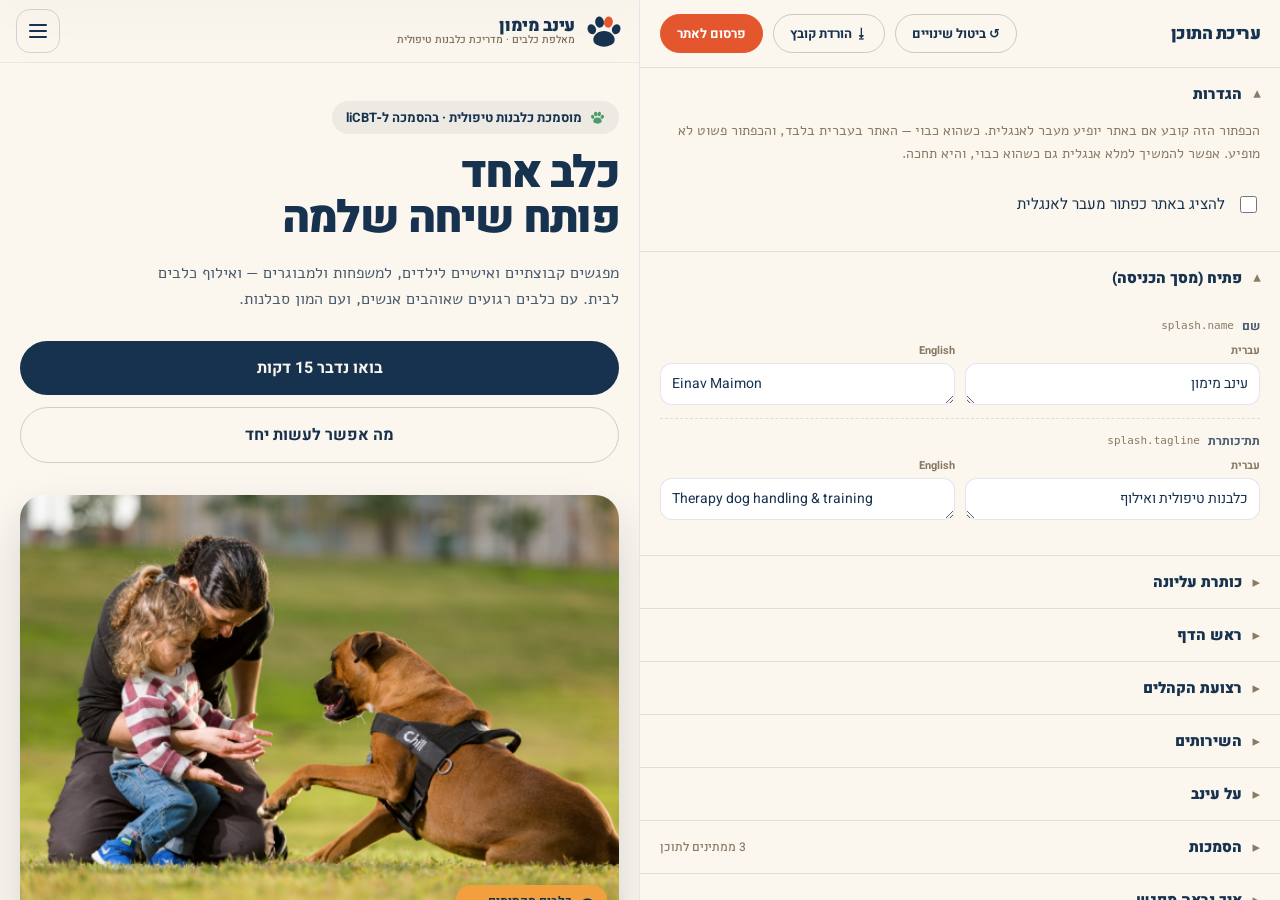
<file: site/edit.html>
<!doctype html>
<html lang="he" dir="rtl">
<head>
<meta charset="utf-8">
<meta name="viewport" content="width=device-width, initial-scale=1">
<title>עריכת התוכן — עינב מימון</title>
<meta name="robots" content="noindex, nofollow">
<link rel="preconnect" href="https://fonts.googleapis.com">
<link rel="preconnect" href="https://fonts.gstatic.com" crossorigin>
<link href="https://fonts.googleapis.com/css2?family=Heebo:wght@400;500;700;900&family=Alef:wght@400;700&display=swap" rel="stylesheet">
<style>
  :root{
    --ink:#16324F; --cream:#FBF6EE; --coral:#E4572E; --amber:#F2A03D;
    --green:#4C9A6B; --slate:#4A5C6F; --brown:#8A7A66;
    --line:rgba(22,50,79,.12);
  }
  *{box-sizing:border-box}
  body{margin:0; background:var(--cream); color:var(--ink);
       font-family:'Heebo',system-ui,sans-serif; font-size:15px;}
  h1,h2,h3{margin:0; font-weight:900; letter-spacing:-.03em}
  button{font-family:inherit}

  /* ---- shell: editor on one side, live preview on the other ---- */
  .shell{display:grid; grid-template-columns:minmax(0,1fr) minmax(0,1fr); height:100dvh}
  @media (max-width:1000px){ .shell{grid-template-columns:1fr; height:auto} }

  .pane{min-width:0; overflow-y:auto; padding:0 0 120px}
  .preview{border-inline-start:1px solid var(--line); background:#fff; position:sticky; top:0;
           height:100dvh; display:flex; flex-direction:column}
  @media (max-width:1000px){ .preview{position:static; height:70vh; border-inline-start:0; border-top:1px solid var(--line)} }
  .preview iframe{flex:1; width:100%; border:0}

  /* ---- top bar ---- */
  .bar{position:sticky; top:0; z-index:20; background:rgba(251,246,238,.94);
       backdrop-filter:blur(10px); border-bottom:1px solid var(--line);
       padding:14px 20px; display:flex; flex-wrap:wrap; gap:10px; align-items:center}
  .bar h1{font-size:17px; margin-inline-end:auto}
  .btn{border:1.5px solid rgba(22,50,79,.22); background:transparent; color:var(--ink);
       font-size:13px; font-weight:700; padding:9px 16px; border-radius:99px; cursor:pointer;
       transition:background .15s,color .15s,border-color .15s; white-space:nowrap}
  .btn:hover{background:var(--ink); color:var(--cream); border-color:var(--ink)}
  .btn.primary{background:var(--coral); border-color:var(--coral); color:#fff}
  .btn.primary:hover{background:var(--ink); border-color:var(--ink)}
  .btn:disabled{opacity:.45; cursor:default}
  .btn:disabled:hover{background:transparent; color:var(--ink); border-color:rgba(22,50,79,.22)}

  .status{font-size:13px; font-weight:700; color:var(--brown)}
  .status.ok{color:var(--green)} .status.err{color:var(--coral)}

  /* ---- sections ---- */
  .sec{border-bottom:1px solid var(--line)}
  .sec>summary{padding:15px 20px; cursor:pointer; font-weight:900; font-size:15px;
               display:flex; align-items:center; gap:10px; list-style:none}
  .sec>summary::-webkit-details-marker{display:none}
  .sec>summary::before{content:'▸'; color:var(--brown); transition:transform .15s}
  .sec[open]>summary::before{transform:rotate(-90deg)}
  .sec .body{padding:0 20px 22px}
  .count{margin-inline-start:auto; font-size:12px; font-weight:500; color:var(--brown)}

  /* ---- one editable string ---- */
  .row{padding:13px 0; border-top:1px dashed rgba(22,50,79,.13)}
  .row:first-child{border-top:0}
  .rowhead{display:flex; align-items:center; gap:8px; margin-bottom:7px}
  .label{font-size:12px; font-weight:700; color:var(--slate)}
  .path{font-size:11px; color:var(--brown); direction:ltr; font-family:ui-monospace,monospace}
  .pair{display:grid; grid-template-columns:1fr 1fr; gap:10px}
  @media (max-width:620px){ .pair{grid-template-columns:1fr} }
  .field{display:flex; flex-direction:column; gap:4px; min-width:0}
  .field>span{font-size:11px; font-weight:700; color:var(--brown)}
  textarea,input[type=text],input[type=url]{
    font-family:inherit; font-size:14px; line-height:1.5; padding:9px 11px;
    border:1.5px solid var(--line); border-radius:12px; background:#fff; color:var(--ink);
    width:100%; resize:vertical; min-height:42px}
  textarea:focus,input:focus{outline:none; border-color:var(--coral)}
  .en textarea,.en input{direction:ltr; text-align:left}

  /* ---- flags ---- */
  .flag{font-size:10.5px; font-weight:700; padding:2px 8px; border-radius:99px; white-space:nowrap}
  .flag.todo{background:rgba(228,87,46,.12); color:var(--coral)}
  .flag.noen{background:rgba(242,160,61,.18); color:#8a5a10}

  /* ---- lists ---- */
  .item{border:1px solid var(--line); border-radius:16px; padding:13px 15px; margin-top:12px; background:#fff}
  .itemhead{display:flex; align-items:center; gap:8px; margin-bottom:4px}
  .itemhead b{font-size:12px; color:var(--brown)}
  .mini{border:0; background:transparent; color:var(--brown); cursor:pointer;
        font-size:12px; font-weight:700; padding:4px 8px; border-radius:8px}
  .mini:hover{background:rgba(22,50,79,.07); color:var(--ink)}
  .mini.danger:hover{background:rgba(228,87,46,.12); color:var(--coral)}
  .itemtools{margin-inline-start:auto; display:flex; gap:2px}

  /* ---- photos ---- */
  .photo{display:flex; gap:12px; align-items:center; margin-top:8px}
  .photo img{width:76px; height:76px; object-fit:cover; border-radius:12px;
             border:1px solid var(--line); background:var(--cream); flex:none}
  .photo .pbtns{display:flex; flex-direction:column; gap:6px; min-width:0}
  .photo .name{font-size:11px; color:var(--brown); direction:ltr; overflow:hidden;
               text-overflow:ellipsis; white-space:nowrap; max-width:220px}

  /* ---- settings ---- */
  .switch{display:flex; align-items:center; gap:11px; padding:13px 0}
  .switch input{width:17px; height:17px; accent-color:var(--coral)}
  .switch .hint{font-family:'Alef',serif; font-size:13px; color:var(--brown); line-height:1.6}

  .note{font-family:'Alef',serif; font-size:13.5px; line-height:1.7; color:var(--brown);
        margin:0 0 14px}
  .warn{background:rgba(242,160,61,.14); border-radius:12px; padding:11px 14px; margin:14px 20px 0;
        font-family:'Alef',serif; font-size:13px; line-height:1.6; color:#7a5510}

  dialog{border:0; border-radius:20px; padding:24px; max-width:420px; width:calc(100% - 40px);
         box-shadow:0 30px 70px rgba(22,50,79,.3)}
  dialog::backdrop{background:rgba(22,50,79,.45)}
  dialog h3{font-size:17px; margin-bottom:6px}
  dialog .row{border:0; padding:12px 0 0}
  .dlgbtns{display:flex; gap:8px; justify-content:flex-end; margin-top:16px}
</style>
</head>
<body>

<div class="shell">
  <div class="pane">
    <div class="bar">
      <h1>עריכת התוכן</h1>
      <span class="status" id="status"></span>
      <button class="btn" id="revertBtn" title="מחיקת השינויים שלא פורסמו">↺ ביטול שינויים</button>
      <button class="btn" id="downloadBtn">⭳ הורדת קובץ</button>
      <button class="btn primary" id="publishBtn">פרסום לאתר</button>
    </div>

    <div class="warn" id="draftWarn" hidden>
      יש כאן שינויים שעדיין לא פורסמו. הם שמורים בדפדפן הזה בלבד — עד שלוחצים על «פרסום לאתר».
    </div>

    <div id="form"></div>
  </div>

  <div class="preview">
    <iframe id="preview" title="תצוגה מקדימה של האתר"></iframe>
  </div>
</div>

<dialog id="pwDlg">
  <h3>פרסום לאתר</h3>
  <p class="note" id="pwNote">צריך את הסיסמה כדי לפרסם. השינויים יופיעו באתר תוך כדקה.</p>
  <div class="row">
    <div class="field">
      <span>סיסמה</span>
      <input type="password" id="pwInput" autocomplete="current-password">
    </div>
  </div>
  <label class="switch"><input type="checkbox" id="pwRemember"> <span class="hint">לזכור אותי במחשב הזה</span></label>
  <div class="dlgbtns">
    <button class="btn" id="pwCancel">ביטול</button>
    <button class="btn primary" id="pwGo">פרסום</button>
  </div>
</dialog>

<script>
  /* Where publishing POSTs to. Served from the local dev server, the server
     itself answers ../publish, so same-origin is right and nothing needs
     configuring. Served from GitHub Pages there is no backend at all — a POST
     to ../publish returns 405 — so it has to reach the Worker instead.
     Deploy it with `wrangler deploy` in worker/, then put the URL here. */
  window.PUBLISH_ENDPOINT =
    /^(localhost|127\.0\.0\.1|\[::1\])$/.test(location.hostname)
      ? '../publish'
      : 'https://einav-publish.maayan-create.workers.dev';
</script>
<script src="editor.js"></script>
</body>
</html>
</file>
<file: site/styles.css>
body { margin:0; background:#FBF6EE; font-family:'Heebo',system-ui,sans-serif; -webkit-font-smoothing:antialiased; }
  a { color:#E4572E; text-decoration:none; }
  a:hover { color:#16324F; }
  @keyframes floatY { 0%,100%{transform:translateY(0)} 50%{transform:translateY(-14px)} }
  @keyframes floatY2 { 0%,100%{transform:translateY(0) rotate(-4deg)} 50%{transform:translateY(-22px) rotate(4deg)} }
  @keyframes bounceBall { 0%,100%{transform:translateY(0) scaleX(1)} 45%{transform:translateY(-46px) scaleX(.96)} 55%{transform:translateY(-40px)} 98%{transform:translateY(0) scaleX(1.08)} }
  @keyframes riseIn { from{opacity:0; transform:translateY(28px)} to{opacity:1; transform:translateY(0)} }
  @keyframes wag { 0%,100%{transform:rotate(-8deg)} 50%{transform:rotate(8deg)} }
  @keyframes marquee { from{transform:translateX(0)} to{transform:translateX(-50%)} }
  @keyframes pulseRing { 0%{transform:scale(.9); opacity:.55} 70%{transform:scale(1.5); opacity:0} 100%{opacity:0} }
  @keyframes popIn { 0%{opacity:0; transform:scale(.2) translateY(10px)} 60%{opacity:1; transform:scale(1.18) translateY(0)} 100%{opacity:1; transform:scale(1)} }
  @keyframes curtainUp { 0%{transform:translateY(0)} 100%{transform:translateY(-102%)} }
  @keyframes settle { 0%{transform:scale(1)} 100%{transform:scale(.86)} }
  /* A single dot falls down a hairline, then the track rests for ~45% of the
     cycle. Tune = the 3.4s duration and the 55% end-of-travel stop below. */
  @keyframes cueRun { 0%{transform:translateY(-14px); opacity:0} 18%{opacity:.85} 55%,100%{transform:translateY(44px); opacity:0} }

  /* ---------- header nav ---------- */
  .navlinks { display:flex; align-items:center; gap:20px; }
  .navlinks a { font-size:14px; font-weight:700; color:#16324F; opacity:.75; white-space:nowrap; transition:opacity .2s ease, color .2s ease; }
  .navlinks a:hover { opacity:1; color:#E4572E; }
  /* No room for the links once the logo, language toggle and CTA are in. */
  @media (max-width:980px){ .navlinks { display:none } }
  /* The header is sticky, so an anchor jump would land the section underneath
     it without this offset. */
  #services, #about, #session, #dogs, #contact { scroll-margin-top:82px; }
  html { scroll-behavior:smooth; }
  @media (prefers-reduced-motion: reduce){ html { scroll-behavior:auto } }

  /* ---------- hero scroll cue ---------- */
  .scrollcue { position:absolute; inset-inline:0; z-index:3; top:min(calc(100% - 70px), calc(100vh - 132px)); display:flex; justify-content:center; transition:opacity .45s ease, transform .45s ease; }
  .scrollcue[data-hide="1"] { opacity:0; transform:translateY(12px); pointer-events:none; }
  .scrollcue .cue-track { position:relative; width:1px; height:44px; background:rgba(22,50,79,.14); border-radius:1px; overflow:hidden; }
  /* Base state is the visible resting dot, so with animations off (reduced
     motion) the cue still reads instead of collapsing to a bare line. */
  .scrollcue .cue-track::after { content:''; position:absolute; top:0; left:0; width:1px; height:14px; border-radius:1px; background:#16324F; animation:cueRun 3.4s cubic-bezier(.4,0,.3,1) infinite; }
  .scrollcue:hover .cue-track { background:rgba(22,50,79,.3); }

  /* ---------- scroll-following dog mascot ---------- */
  @property --dgA { syntax: "<number>"; inherits: true; initial-value: 0; }
  @keyframes dgWag { 0%,100%{transform:rotate(-15deg)} 50%{transform:rotate(17deg)} }
  @keyframes dgHop { 0%,100%{transform:translateY(0)} 42%{transform:translateY(-5px)} 70%{transform:translateY(-1px)} }
  @keyframes dgBreathe { 0%,100%{transform:translateY(0)} 50%{transform:translateY(-1.6px)} }
  @keyframes dgTilt { 0%,100%{transform:rotate(-1deg)} 50%{transform:rotate(9deg)} }
  @keyframes dgStepA { 0%,100%{transform:rotate(calc(var(--dgA) * -25deg))} 50%{transform:rotate(calc(var(--dgA) * 21deg))} }
  @keyframes dgStepB { 0%,100%{transform:rotate(calc(var(--dgA) * 21deg))} 50%{transform:rotate(calc(var(--dgA) * -25deg))} }
  @keyframes dgEar { 0%,100%{transform:rotate(calc(var(--dgA) * -10deg))} 50%{transform:rotate(calc(var(--dgA) * 8deg))} }

  /* The page column is content-box: max-width:1140 + 20px side padding, so the
     text edge sits at (100vw - 1180)/2. Every offset below is derived from that
     so the dog always stands in the empty margin beside the column. */
  .dogpal { --dgA:0; position:fixed; z-index:40; bottom:16px; width:96px; left:max(2px, calc((100vw - 1180px)/2 - 116px)); pointer-events:none; opacity:0; transform:translateY(10px); transition:opacity .6s ease, transform .6s cubic-bezier(.2,.8,.2,1), --dgA .5s ease; }
  .dogpal[data-ready="1"] { opacity:1; transform:none; }
  /* The dog hugs the ragged line-end side of the column so it never lands on
     text: that is the left in RTL and the right once the EN toggle flips dir.
     It is mirrored so it keeps facing into the page. */
  .dogpal[data-side="right"] { left:auto; right:max(2px, calc((100vw - 1180px)/2 - 116px)); transform:translateY(10px) scaleX(-1); }
  .dogpal[data-side="right"][data-ready="1"] { transform:scaleX(-1); }
  .dogpal svg { width:100%; height:auto; display:block; overflow:visible; }
  .dogpal g { transform-box:view-box; }
  .dogpal .dg-part { transition:transform .55s cubic-bezier(.34,1.15,.5,1); }
  .dogpal .dg-body { transform-origin:65px 92px; }
  .dogpal .dg-head, .dogpal .dg-headb { transform-origin:96px 60px; }
  .dogpal .dg-ear, .dogpal .dg-gEar { transform-origin:98px 26px; }
  .dogpal .dg-tail, .dogpal .dg-tailw { transform-origin:36px 63px; }
  .dogpal .dg-legF1, .dogpal .dg-gF1 { transform-origin:88px 74px; }
  .dogpal .dg-legF2, .dogpal .dg-gF2 { transform-origin:94px 76px; }
  .dogpal .dg-legB1, .dogpal .dg-gB1 { transform-origin:44px 80px; }
  .dogpal .dg-legB2, .dogpal .dg-gB2 { transform-origin:51px 82px; }
  .dogpal .dg-tongue { opacity:0; transition:opacity .3s ease; }

  .dogpal[data-pose="alert"] .dg-head { transform:rotate(-5deg) }
  .dogpal[data-pose="alert"] .dg-ear { transform:rotate(-9deg) }
  .dogpal[data-pose="alert"] .dg-tail { transform:rotate(-24deg) }
  .dogpal[data-pose="alert"] .dg-tailw { animation:dgWag 1.7s ease-in-out infinite }
  .dogpal[data-pose="alert"] .dg-bounce { animation:dgBreathe 3.4s ease-in-out infinite }

  .dogpal[data-pose="sit"] .dg-body { transform:translateY(5px) rotate(-14deg) }
  .dogpal[data-pose="sit"] .dg-head { transform:rotate(-2deg) }
  .dogpal[data-pose="sit"] .dg-ear { transform:rotate(5deg) }
  .dogpal[data-pose="sit"] .dg-tail { transform:rotate(16deg) }
  .dogpal[data-pose="sit"] .dg-tailw { animation:dgWag 2.1s ease-in-out infinite }
  .dogpal[data-pose="sit"] .dg-legB1 { transform:translate(4px,11px) rotate(60deg) scaleY(.72) }
  .dogpal[data-pose="sit"] .dg-legB2 { transform:translate(4px,10px) rotate(60deg) scaleY(.72) }
  .dogpal[data-pose="sit"] .dg-legF1 { transform:translate(-5px,1px) rotate(-3deg) }
  .dogpal[data-pose="sit"] .dg-legF2 { transform:translate(-5px,1px) rotate(-3deg) }

  .dogpal[data-pose="down"] .dg-body { transform:translateY(14px) rotate(-1deg) }
  .dogpal[data-pose="down"] .dg-head { transform:translateY(2px) rotate(2deg) }
  .dogpal[data-pose="down"] .dg-ear { transform:rotate(7deg) }
  .dogpal[data-pose="down"] .dg-tail { transform:translateY(11px) rotate(36deg) }
  .dogpal[data-pose="down"] .dg-tailw { animation:dgWag 2.8s ease-in-out infinite }
  .dogpal[data-pose="down"] .dg-legF1 { transform:translateY(14px) rotate(50deg) }
  .dogpal[data-pose="down"] .dg-legF2 { transform:translateY(13px) rotate(50deg) }
  .dogpal[data-pose="down"] .dg-legB1 { transform:translateY(15px) rotate(-38deg) scaleY(.62) }
  .dogpal[data-pose="down"] .dg-legB2 { transform:translateY(14px) rotate(-38deg) scaleY(.62) }

  .dogpal[data-pose="bow"] .dg-body { transform:rotate(16deg) }
  .dogpal[data-pose="bow"] .dg-head { transform:rotate(-20deg) }
  .dogpal[data-pose="bow"] .dg-ear { transform:rotate(-16deg) }
  .dogpal[data-pose="bow"] .dg-tail { transform:rotate(-50deg) }
  .dogpal[data-pose="bow"] .dg-tailw { animation:dgWag .36s ease-in-out infinite }
  .dogpal[data-pose="bow"] .dg-legF1 { transform:translate(4px,7px) rotate(8deg) scaleY(.8) }
  .dogpal[data-pose="bow"] .dg-legF2 { transform:translate(4px,7px) rotate(8deg) scaleY(.8) }
  .dogpal[data-pose="bow"] .dg-legB1 { transform:translate(4px,-5px) scaleY(1.2) }
  .dogpal[data-pose="bow"] .dg-legB2 { transform:translate(4px,-4px) scaleY(1.2) }
  .dogpal[data-pose="bow"] .dg-tongue { opacity:1 }

  .dogpal[data-pose="happy"] .dg-head { transform:rotate(-4deg) }
  .dogpal[data-pose="happy"] .dg-headb { animation:dgTilt 2.4s ease-in-out infinite }
  .dogpal[data-pose="happy"] .dg-ear { transform:rotate(-5deg) }
  .dogpal[data-pose="happy"] .dg-tail { transform:rotate(-32deg) }
  .dogpal[data-pose="happy"] .dg-tailw { animation:dgWag .5s ease-in-out infinite }
  .dogpal[data-pose="happy"] .dg-bounce { animation:dgBreathe 1.9s ease-in-out infinite }
  .dogpal[data-pose="happy"] .dg-tongue { opacity:1 }

  .dogpal[data-pose="wag"] .dg-head { transform:rotate(-9deg) }
  .dogpal[data-pose="wag"] .dg-ear { transform:rotate(-13deg) }
  .dogpal[data-pose="wag"] .dg-tail { transform:rotate(-42deg) }
  .dogpal[data-pose="wag"] .dg-tailw { animation:dgWag .27s ease-in-out infinite }
  .dogpal[data-pose="wag"] .dg-bounce { animation:dgHop .62s ease-in-out infinite }
  .dogpal[data-pose="wag"] .dg-tongue { opacity:1 }

  .dogpal .dg-gait { animation-duration:.54s; animation-timing-function:ease-in-out; animation-iteration-count:infinite; }
  .dogpal .dg-gF1, .dogpal .dg-gB2 { animation-name:dgStepA }
  .dogpal .dg-gF2, .dogpal .dg-gB1 { animation-name:dgStepB }
  .dogpal .dg-gEar { animation-name:dgEar }
  .dogpal[data-gait="rest"] .dg-gait { animation:none }
  .dogpal[data-gait="trot"] { --dgA:1; transition:opacity .6s ease, transform .6s cubic-bezier(.2,.8,.2,1), --dgA .16s ease-out; }
  .dogpal[data-gait="trot"] .dg-body,
  .dogpal[data-gait="trot"] .dg-legF1,
  .dogpal[data-gait="trot"] .dg-legF2,
  .dogpal[data-gait="trot"] .dg-legB1,
  .dogpal[data-gait="trot"] .dg-legB2 { transform:none }
  .dogpal[data-gait="trot"] .dg-head { transform:rotate(-4deg) }
  .dogpal[data-gait="trot"] .dg-ear { transform:rotate(-4deg) }
  .dogpal[data-gait="trot"] .dg-bounce { animation:dgBreathe .27s ease-in-out infinite }

  /* The dog lives in the free margin beside the 1140px container. That margin
     only exists above ~1270px, so below 1280 it is hidden rather than allowed
     to sit on top of body copy. */
  @media (max-width:1440px) { .dogpal { width:80px; left:2px; } .dogpal[data-side="right"] { right:2px; } }
  @media (max-width:1340px) { .dogpal { width:64px; } }
  @media (max-width:1279px) { .dogpal { display:none; } }

  /* The drawn mascot is hidden in favour of .cornerfig below, which puts
     Einav's own drawing in this same slot. The rig and its markup are left
     intact — delete this one line and hide .cornerfig to bring it back. */
  .dogpal { display:none !important; }

  /* ---------- corner figure: the drawing from Einav's logo ----------
     Parked in the margin beside the top of the page and left there: absolute,
     not fixed, so it scrolls away with the hero instead of following the
     viewport. That also means it only ever sits over the cream ground, so it
     never needs to recolour for the dark sections.
     Wider than the old mascot (the drawing is landscape, ~1.36:1), so it needs
     more free margin: it appears once there is room for 160px plus a gap
     beside the 1140px container, which lands at ~1500px of viewport. */
  /* Stands on the navy marquee strip, not on the fold. It lives inside
     .marqzone — a bare position:relative wrapper around the strip — so
     bottom:100% is the strip's own top edge and the 24px is a real gap above
     it, at every viewport height. It used to be top:calc(100vh - 142px),
     which only lined up on a viewport as tall as the hero happened to be:
     on any other the drawing drifted off the strip or sat on top of it.
     Nothing here is measured against the screen any more. */
  .marqzone { position:relative; }
  .cornerfig { position:absolute; z-index:40; bottom:calc(100% + 24px); width:160px;
    left:calc((100vw - 1140px)/2 - 182px); pointer-events:none;
    opacity:0; transition:opacity .7s ease; }
  .cornerfig[data-side="right"] { left:auto; right:calc((100vw - 1140px)/2 - 182px); }
  .cornerfig[data-ready="1"] { opacity:1; }
  @media (max-width:1499px) { .cornerfig { display:none; } }
  .cornerfig svg { width:100%; height:auto; display:block; }
  .cornerfig .fig-woman { fill:#054D2C; }
  .cornerfig .fig-dog, .cornerfig .fig-heart { fill:#F15004; }

  /* Same drawing on a dark band: her green would disappear into the navy, so
     the figure takes the cream and the dog takes the site's coral. */
  .drawfig svg { width:100%; height:auto; display:block; }
  .figdark .fig-woman { fill:#FBF6EE; }
  .figdark .fig-dog, .figdark .fig-heart { fill:#E4572E; }

  /* ---------- stroke-by-stroke reveal ----------
     Every path carries its own --i, so each stroke of the drawing appears in
     turn rather than a whole colour at a time. Filled outlines cannot be
     stroke-dashed, so each one is a clip whose leading edge travels
     right-to-left, the way the page reads. The heart is last and pops
     instead — the same beat as the coral fourth toe in the intro curtain. */
  /* --step is the gap between one stroke starting and the next; --lead is the
     pause before the first. Both live here so the whole sequence can be
     retimed from one place — nine strokes at .13s run about 1.6s end to end.
     (.3s was tried and read as too slow a reveal.) */
  .drawfig { --step:.13s; --lead:.2s; --draw:.5s; }
  .drawfig path { clip-path:inset(0 0 0 100%); }
  .drawfig .fig-heart path { clip-path:none; opacity:0; transform:scale(.4); transform-origin:78% 20%; }
  .drawfig[data-draw="1"] path {
    animation:figWipe var(--draw) cubic-bezier(.4,0,.2,1) forwards;
    animation-delay:calc(var(--i, 0) * var(--step) + var(--lead));
  }
  .drawfig[data-draw="1"] .fig-heart path {
    animation:figPop .55s cubic-bezier(.2,1.5,.4,1) forwards,
              figBeat 3.2s ease-in-out infinite;
    animation-delay:calc(var(--i, 0) * var(--step) + var(--lead)),
                    calc(var(--i, 0) * var(--step) + var(--lead) + .75s);
  }
  @keyframes figWipe { to { clip-path:inset(0 0 0 0); } }
  @keyframes figPop  { to { opacity:1; transform:scale(1); } }
  @keyframes figBeat { 0%,100%{transform:scale(1)} 50%{transform:scale(1.09)} }
  /* With motion off the drawing is simply there, whole, like the paw trail. */
  @media (prefers-reduced-motion: reduce) {
    .drawfig path { clip-path:none !important; opacity:1 !important; transform:none !important; }
  }

  /* ======================================================================
     MOBILE
     Below 820px the two-column sections already collapse on their own —
     the hero's flex bases are 380 and 360, so they stack once the column
     drops under ~780px. Nothing here fixes a break; it all exists so that
     stack reads as a layout of its own instead of a squeezed desktop page.
     ====================================================================== */

  /* ---------- paw trail ----------
     The page leaves a line of prints behind as you scroll, and near the
     contact section a second, human trail joins and the two walk in
     together. Nothing loops: each print transitions once, on entry, so
     there is never movement in the corner of the eye. The trail paw is
     deliberately monochrome — in the logo the coral fourth toe stands in
     for the person, and here the person gets a real footprint instead. */
  /* Anchored to the outside of the 1180px column rather than to the screen:
     inset-inline-start is the column's outer edge minus the lane width and a
     6px gap, so the lane can never slide under the text at any width. As the
     margin shrinks the lane walks off-screen instead of onto the copy, and
     the media query below hides the leftover sliver. Logical properties
     throughout, so the whole thing mirrors itself when EN flips dir. */
  .trail { position:absolute; inset-block:0; z-index:0; width:116px;
    inset-inline-start:calc((100vw - 1180px)/2 - 122px); pointer-events:none; }
  @media (min-width:821px) and (max-width:1424px) { .trail { display:none; } }
  .trail .pp { position:absolute; width:26px; color:#16324F; opacity:0;
    transform:translateY(9px) scale(.72);
    transition:opacity .5s ease, transform .65s cubic-bezier(.2,.9,.3,1); }
  .trail .pp svg { display:block; width:100%; height:auto; }
  .trail .pp.in { opacity:.16; transform:none; }
  /* Over the navy band, the dogs section and the footer the ink print would
     disappear, so those flip to cream. */
  .trail .pp.on-dark { color:#FBF6EE; }
  .trail .pp.on-dark.in { opacity:.22; }
  .trail .pp[data-s="0"] { inset-inline-start:4px; }
  .trail .pp[data-s="1"] { inset-inline-start:32px; }
  /* The human walks on the outside of the dog's line, in the coral that
     marks the person everywhere else on the page. */
  .trail .hp { width:23px; color:#E4572E; }
  .trail .hp.in { opacity:.30; }
  .trail .hp.on-dark { color:#F2A03D; }
  .trail .hp.on-dark.in { opacity:.34; }
  .trail .hp[data-s="0"] { inset-inline-start:66px; }
  .trail .hp[data-s="1"] { inset-inline-start:92px; }

  /* Mobile-only chrome, off by default. */
  .mnav-btn, .msheet, .mbar, .raildots { display:none; }

  @media (max-width:820px){

    /* --- header -------------------------------------------------------
       The header CTA needs ~164px of a 350px content box, which leaves
       ~59px for a brand name that wants ~90px. So the CTA moves to a
       fixed bottom bar and a menu button takes its place. */
    .hdr-cta { display:none; }
    .hdr-inner { padding:9px 16px !important; gap:10px !important; }
    .lang-btn { min-height:44px; padding:10px 14px !important; }

    .mnav-btn { display:inline-flex; align-items:center; justify-content:center;
      width:44px; height:44px; flex:none; padding:0; cursor:pointer;
      background:transparent; border:1.5px solid rgba(22,50,79,.18); border-radius:14px; }
    .mnav-btn span { position:relative; }
    .mnav-btn span, .mnav-btn span::before, .mnav-btn span::after {
      content:''; display:block; width:18px; height:2px; border-radius:2px;
      background:#16324F; transition:transform .25s ease, background .15s ease; }
    .mnav-btn span::before { position:absolute; top:-6px; }
    .mnav-btn span::after  { position:absolute; top:6px; }
    .mnav-btn[data-open="1"] span { background:transparent; }
    .mnav-btn[data-open="1"] span::before { transform:translateY(6px) rotate(45deg); }
    .mnav-btn[data-open="1"] span::after  { transform:translateY(-6px) rotate(-45deg); }

    /* The sheet sits *under* the header (z 49 vs 50) and slides out from
       beneath it, so the close button never travels with the panel. */
    .msheet { display:block; position:fixed; z-index:49; inset-inline:0; top:0;
      padding-top:62px; background:#FBF6EE; border-bottom:1px solid rgba(22,50,79,.08);
      box-shadow:0 24px 48px rgba(22,50,79,.16);
      transform:translateY(-102%); transition:transform .38s cubic-bezier(.2,.8,.2,1); }
    .msheet[data-open="1"] { transform:none; }
    .msheet nav { display:flex; flex-direction:column; padding:4px 20px 20px; }
    .msheet a { display:flex; align-items:center; min-height:54px; font-size:18px;
      font-weight:700; color:#16324F; border-top:1px solid rgba(22,50,79,.08); }
    .msheet a:first-child { border-top:0; }
    .msheet a.is-cta { margin-top:16px; border-top:0; justify-content:center;
      background:#E4572E; color:#FBF6EE; font-weight:900; border-radius:99px; }

    .mbar { display:flex; position:fixed; z-index:48; inset-inline:0; bottom:0; gap:10px;
      padding:10px 16px calc(10px + env(safe-area-inset-bottom));
      background:rgba(251,246,238,.93); backdrop-filter:blur(10px);
      border-top:1px solid rgba(22,50,79,.10);
      transition:transform .34s cubic-bezier(.2,.8,.2,1), opacity .26s ease; }
    /* The bar is only a shortcut to the contact section. Once you are in it,
       the form is the call to action and the bar is in the way of it. */
    .mbar[data-hide="1"] { transform:translateY(130%); opacity:0; pointer-events:none; }
    .mbar-cta { flex:1; display:flex; align-items:center; justify-content:center; gap:8px;
      min-height:50px; background:#E4572E; color:#FBF6EE; font-weight:900; font-size:16px;
      border-radius:99px; }
    /* Without this the bar covers the last line of the footer. */
    .pagewrap { padding-bottom:78px; }

    /* The sticky header is shorter here than the 82px desktop offset. */
    #services, #about, #session, #dogs, #contact { scroll-margin-top:64px; }

    /* --- hero ---------------------------------------------------------
       The four-photo mosaic is a desktop composition: at 350px each of its
       two columns is ~168px, so every photo becomes a thumbnail. One photo
       carries the fold instead, with the amber stat chip on its corner. */
    .hero-h1 { font-size:clamp(32px,9vw,44px) !important; }
    .hero-blob { display:none; }
    .hero-cta { flex:1 1 100%; display:flex; justify-content:center; }
    /* All three hero photos share one frame and cross-fade through it. The
       two column wrappers become display:contents so the images land as
       direct children of the frame and can stack on top of each other
       without touching the desktop collage markup. */
    .hero-art { display:block; position:relative; aspect-ratio:4/3; }
    .hero-col-a, .hero-col-b { display:contents; }
    .hero-shot { position:absolute; inset:0;
      width:100% !important; height:100%; aspect-ratio:auto !important;
      object-fit:cover; border-radius:24px !important; animation:none !important;
      opacity:0; transition:opacity .9s ease; }
    /* Before the script runs — and if it never does — the first photo shows. */
    .hero-p1 { opacity:1; }
    .hero-art[data-slides="1"] .hero-p1 { opacity:0; }
    .hero-art[data-slides="1"] .hero-shot.on { opacity:1; }
    /* Sits inside the frame as a badge. Hanging it off the bottom edge left
       a box half on the photo and half on the page background, which read as
       a mistake rather than as a deliberate overlap. */
    .hero-stat { position:absolute; z-index:2; inset-inline-start:12px; bottom:12px;
      display:flex; align-items:center; gap:9px;
      padding:9px 14px !important; border-radius:15px !important;
      animation:none !important; box-shadow:0 10px 24px rgba(22,50,79,.26); }
    .hero-stat > div:first-child { font-size:23px !important; }
    .hero-stat > div:last-child { font-size:12px !important; line-height:1.2; max-width:8.5em; }
    /* The cue's top resolves to min(100% - 70, 100vh - 132). Once the hero
       stacks to ~880px that lands it in the middle of the photo, and the
       bottom bar now owns that strip anyway. */
    .scrollcue { display:none; }

    /* --- card rails ---------------------------------------------------
       Four sections × 3–4 cards is 13 full-width cards of vertical scroll.
       As rails they bleed to the screen edge and the next card peeks, so
       the row reads as swipeable without a label saying so. */
    .rail { display:flex !important; grid-template-columns:none !important;
      overflow-x:auto; scroll-snap-type:x mandatory; -webkit-overflow-scrolling:touch;
      scrollbar-width:none; margin-inline:-20px; padding:4px 20px 10px;
      scroll-padding-inline-start:20px; }
    .rail::-webkit-scrollbar { display:none; }
    .rail > * { flex:0 0 78%; min-width:0; scroll-snap-align:start; }
    .raildots { display:flex; justify-content:center; gap:7px; margin-top:10px; }
    .raildots i { width:6px; height:6px; border-radius:50%; background:rgba(22,50,79,.22);
      transition:width .25s ease, background .25s ease; }
    .raildots i.on { width:18px; border-radius:3px; background:#E4572E; }
    .rail-dark + .raildots i { background:rgba(251,246,238,.30); }
    .rail-dark + .raildots i.on { background:#F2A03D; }

    /* The certificate button otherwise wraps onto a ragged second line
       under the 34px icon, at ~30px tall. */
    .cert-link { flex:1 1 100%; display:flex; align-items:center; justify-content:center;
      min-height:44px; }

    /* --- paw trail on mobile ------------------------------------------
       There is no margin to walk in, so the page gives the trail a real
       lane: every content container is indented by 48px and the prints walk
       inside that gutter. This is why prints work where the drawn mascot did
       not — the lane costs 28px of width, the dog needed 96px of margin. */
    .trail { width:40px; inset-inline-start:4px; }
    .trail .pp { width:17px; }
    .trail .pp.in { opacity:.13; }
    .trail .pp.on-dark.in { opacity:.18; }
    .trail .pp[data-s="0"] { inset-inline-start:1px; }
    .trail .pp[data-s="1"] { inset-inline-start:11px; }
    .trail .hp { width:14px; }
    .trail .hp.in { opacity:.26; }
    .trail .hp[data-s="0"] { inset-inline-start:24px; }
    .trail .hp[data-s="1"] { inset-inline-start:21px; }

    /* The lane, scoped to data-trail so it disappears with the trail instead
       of leaving a lopsided 48px indent behind. !important because every one
       of these containers carries its padding as an inline shorthand from
       the design tool. */
    .pagewrap[data-trail="1"] .gut { padding-inline-start:48px !important; }
    /* A rail must bleed off the far edge only — bleeding both ways would put
       the peeking card straight back into the lane we just cleared. */
    .pagewrap[data-trail="1"] .rail { margin-inline:0 -20px; padding-block:4px 10px;
      padding-inline:0 20px; scroll-padding-inline-start:0; }
  }

  /* Every interactive element on this page is styled with style-hover only,
     which never fires on touch — so without this, nothing acknowledges a tap. */
  @media (hover:none){
    a, button { -webkit-tap-highlight-color:rgba(228,87,46,.12); }
    a:active, button:active { transform:scale(.98); }
  }

  @media (prefers-reduced-motion: reduce){ *{animation:none !important} }
  /* With transitions off the prints would pop in on scroll, which is worse
     than simply being there — so under reduced motion the whole trail is
     drawn from the start. */
  @media (prefers-reduced-motion: reduce){
    .trail .pp { opacity:.16 !important; transform:none !important; }
    .trail .pp.on-dark { opacity:.22 !important; }
    .trail .hp { opacity:.30 !important; }
  }
  @media (prefers-reduced-motion: reduce){ .dogpal, .dogpal *, .scrollcue, .msheet, .raildots i, .trail .pp { transition:none !important } .dogpal .dg-part { transform:none !important }
    /* The `*` rule above cannot reach pseudo-elements, so the cue dot needs
       its own stop; it then rests at the visible top-of-track base state. */
    .scrollcue .cue-track::after { animation:none !important } }

/* ---- generated from style-hover / style-focus ---- */
[data-x~="hover-1"]:hover { border-color:#16324F; background:#16324F; color:#FBF6EE; }
[data-x~="hover-2"]:hover { background:#16324F; color:#FBF6EE; }
[data-x~="hover-3"]:hover { background:#E4572E; }
[data-x~="hover-4"]:hover { background:rgba(22,50,79,.06); }
[data-x~="hover-5"]:hover { transform:translateY(-6px); box-shadow:0 20px 40px rgba(22,50,79,.12); }
[data-x~="hover-6"]:hover { transform:translateY(-6px); box-shadow:0 20px 40px rgba(22,50,79,.24); }
[data-x~="hover-7"]:hover { background:#16324F; color:#FBF6EE; border-color:#16324F; }
[data-x~="hover-8"]:hover { color:#E4572E; }
[data-x~="hover-9"]:hover { background:#16324F; }
[data-x~="hover-10"]:hover { background:#FBF6EE; color:#16324F; }
[data-x~="focus-11"]:focus { outline:none; border-color:#E4572E; }
[data-x]:hover { transition: transform .25s ease, box-shadow .25s ease, background .15s ease, color .15s ease, border-color .15s ease; }

/* ---- rails that stack instead of scrolling sideways ---- */
@media (max-width:820px){
  .rail[data-stack]{ display:grid !important; grid-template-columns:1fr !important;
    overflow-x:visible !important; scroll-snap-type:none !important;
    margin-inline:0 !important; padding-block:0 !important; }
  .rail[data-stack] > *{ flex:none !important; width:auto !important;
    scroll-snap-align:none !important; }
  .rail[data-stack] + .raildots{ display:none !important; }
}
</file>
